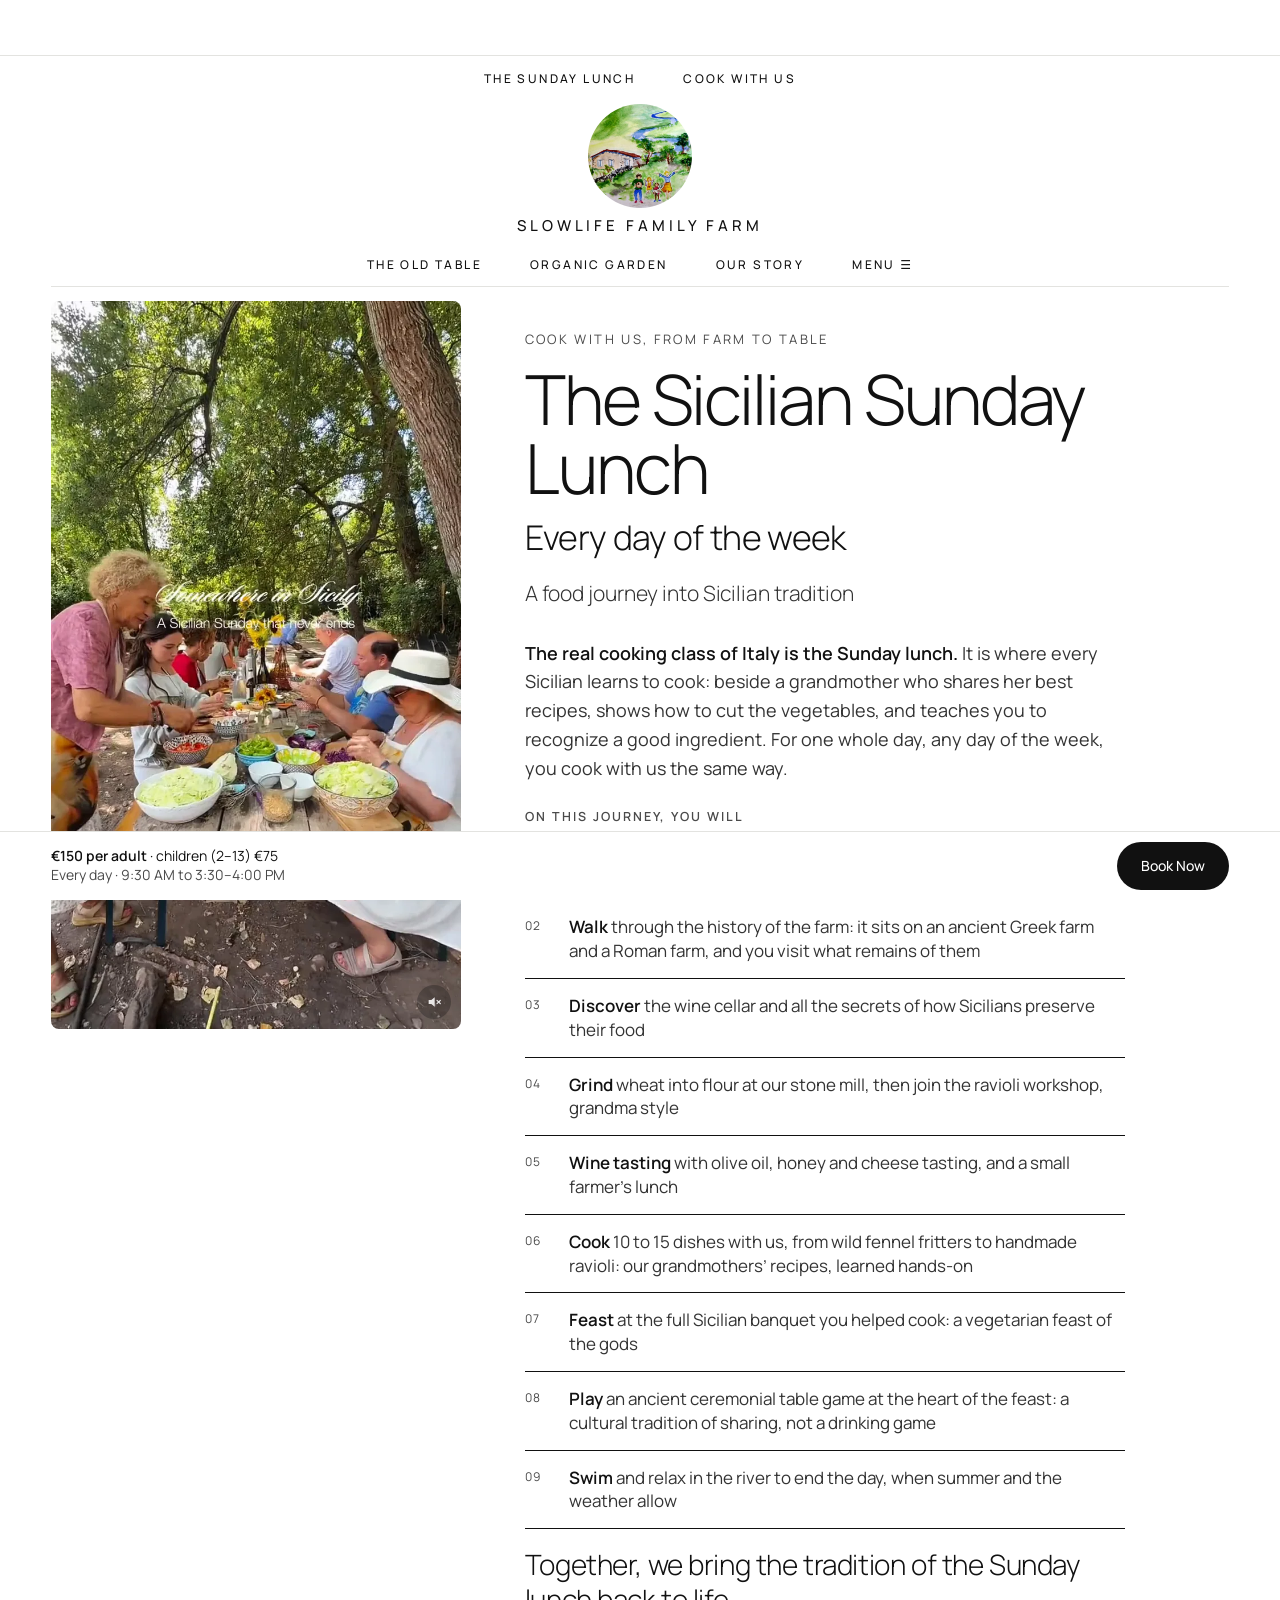
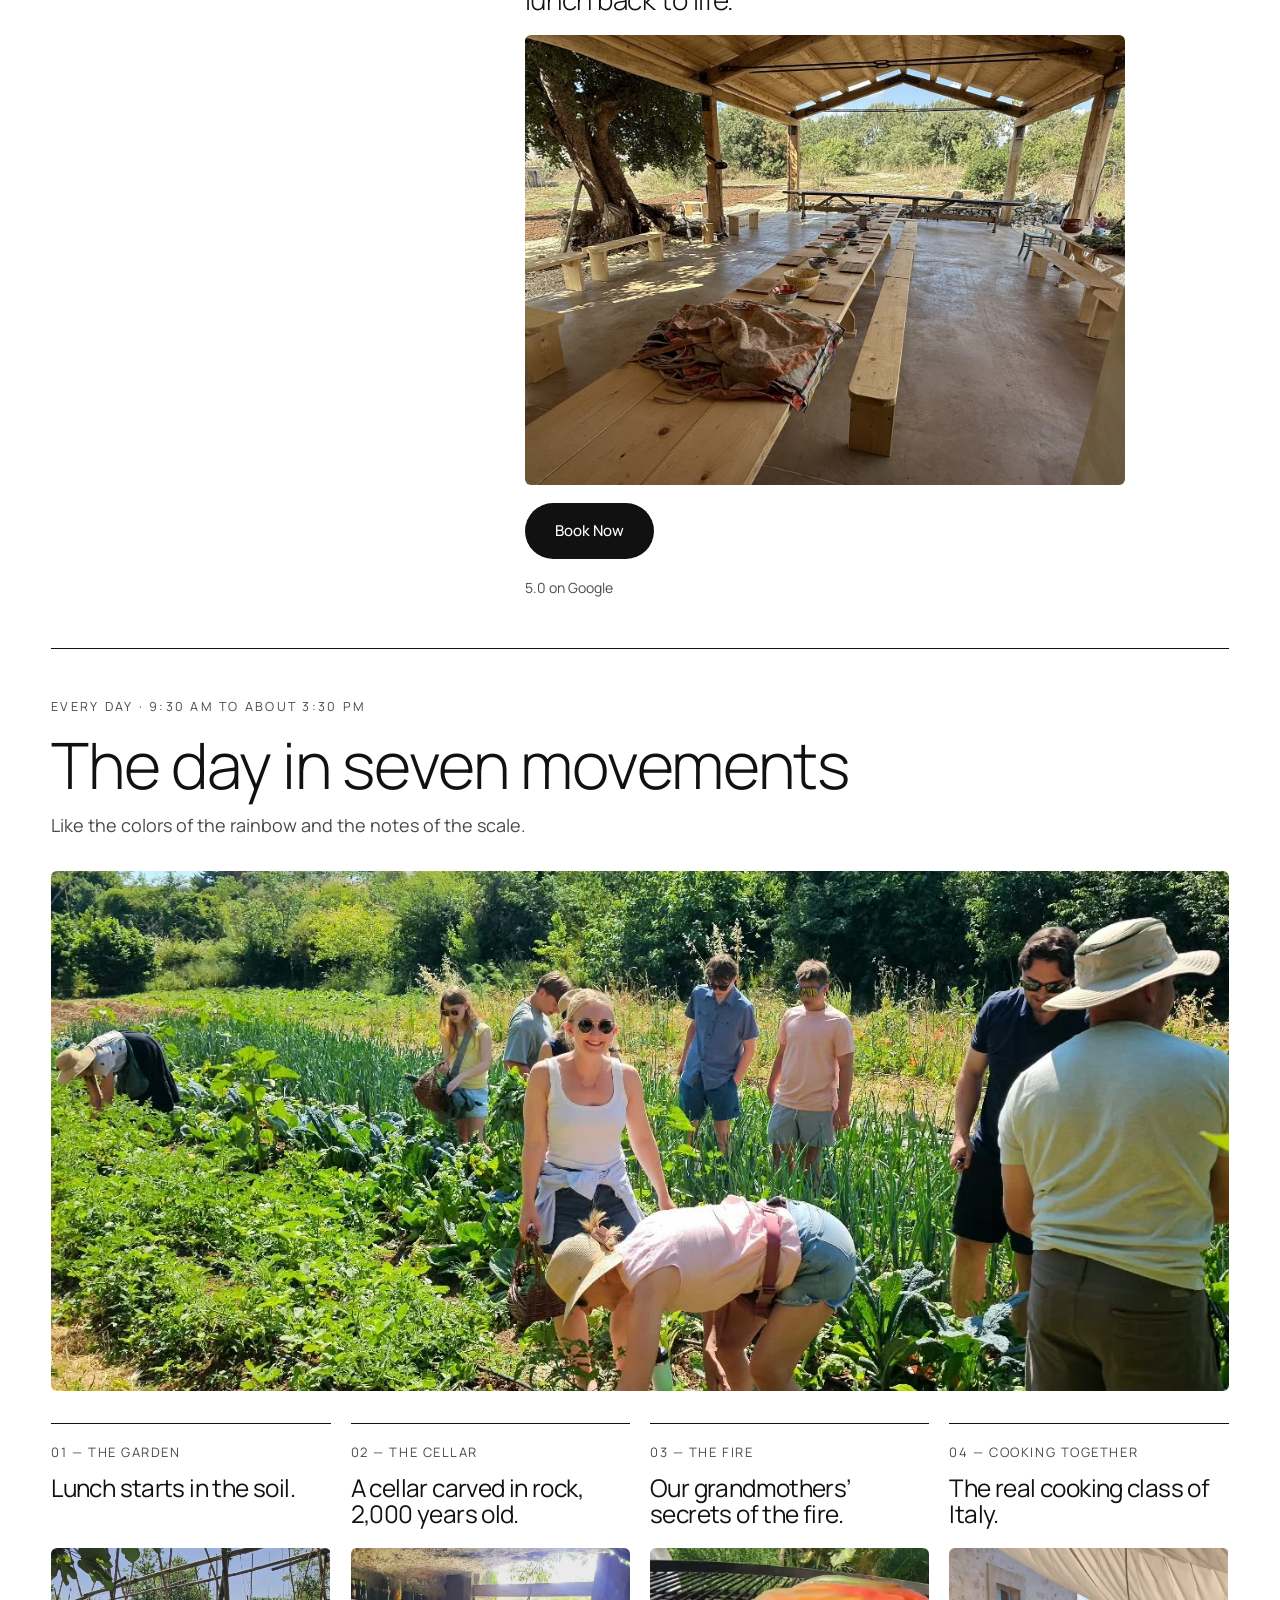
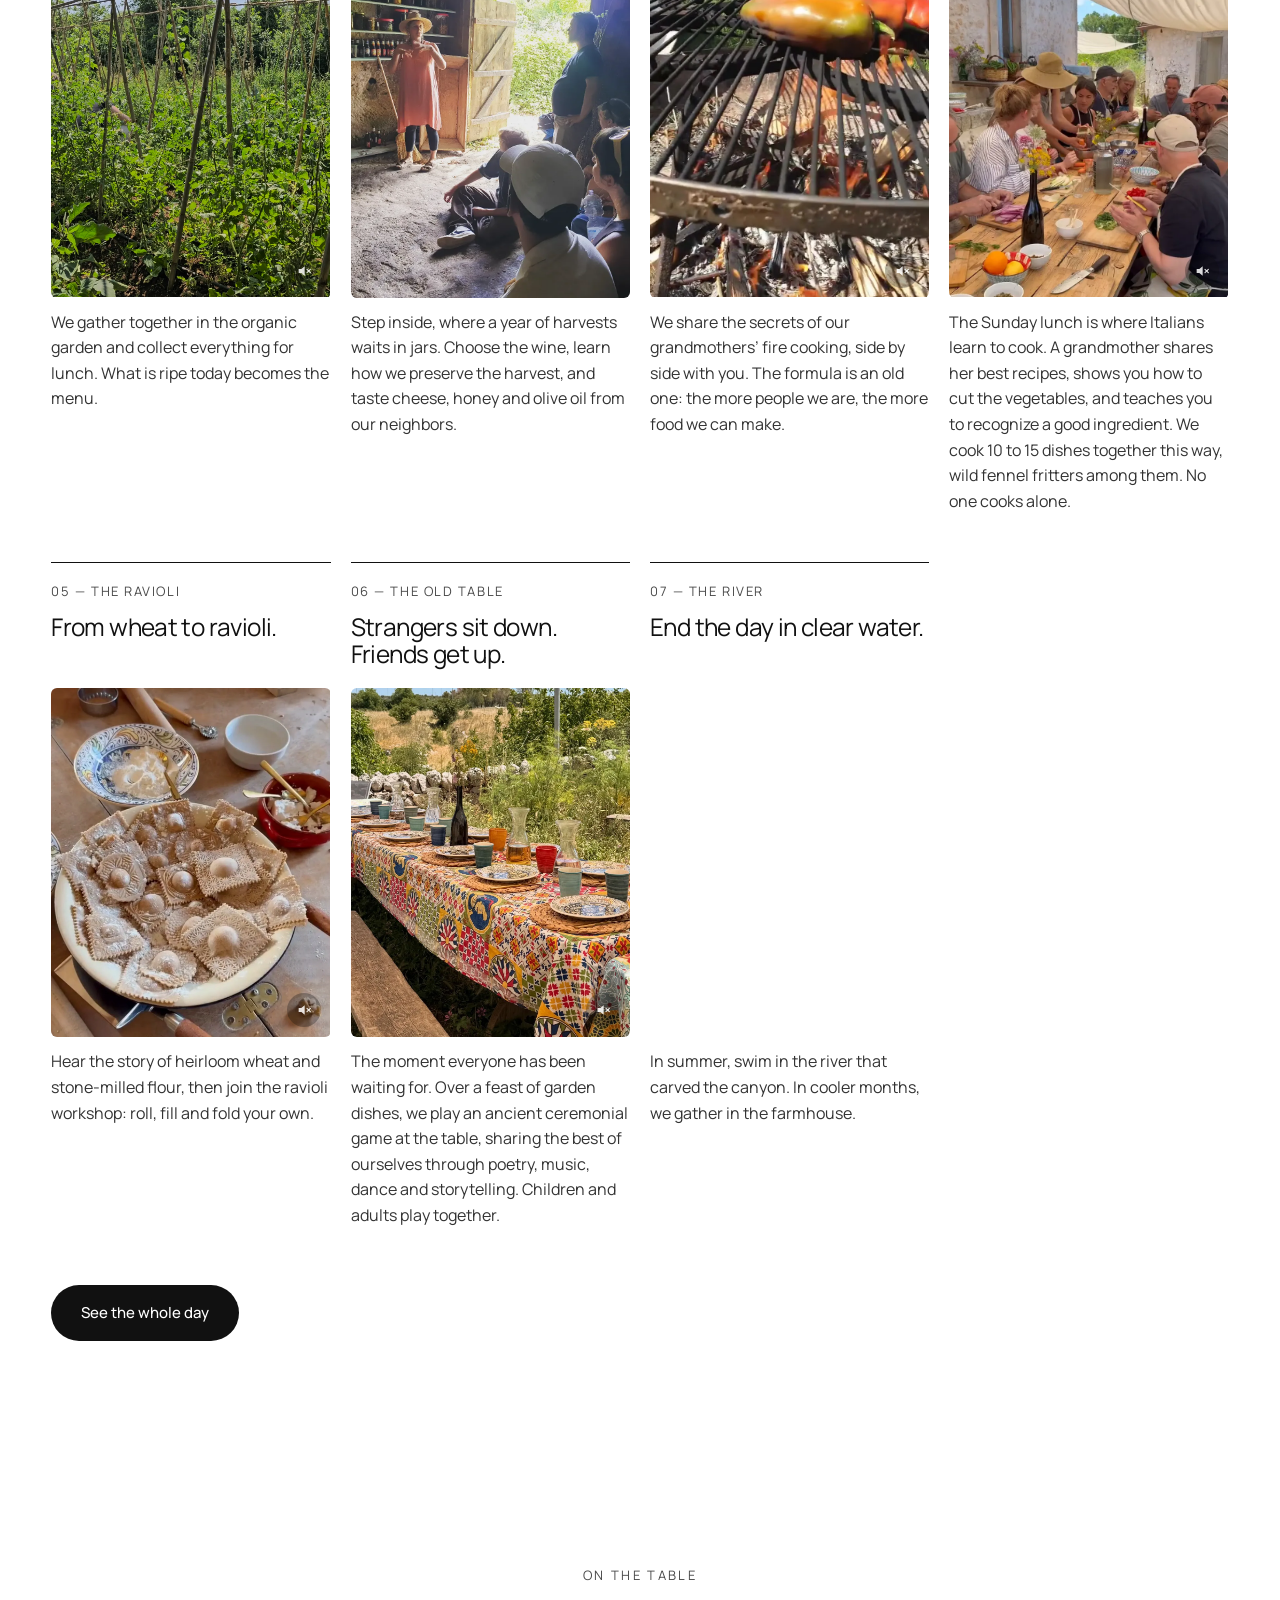
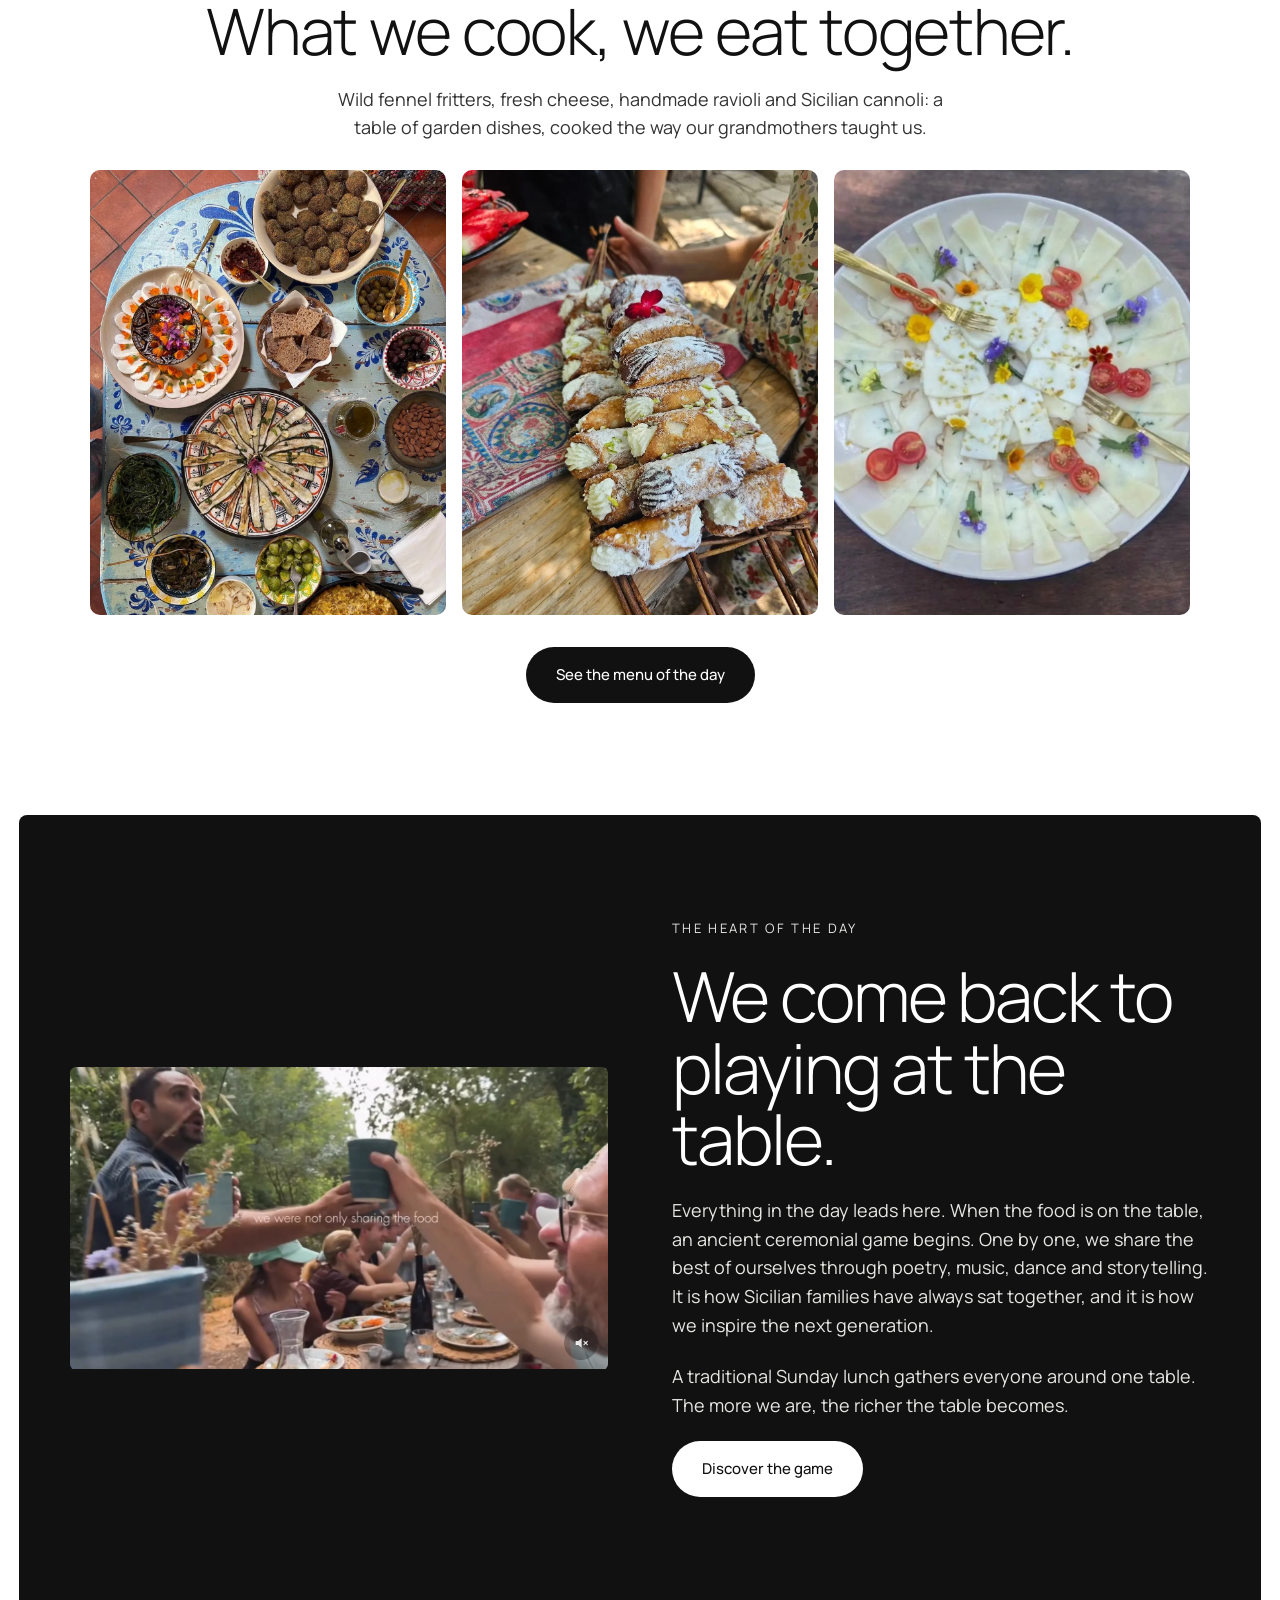
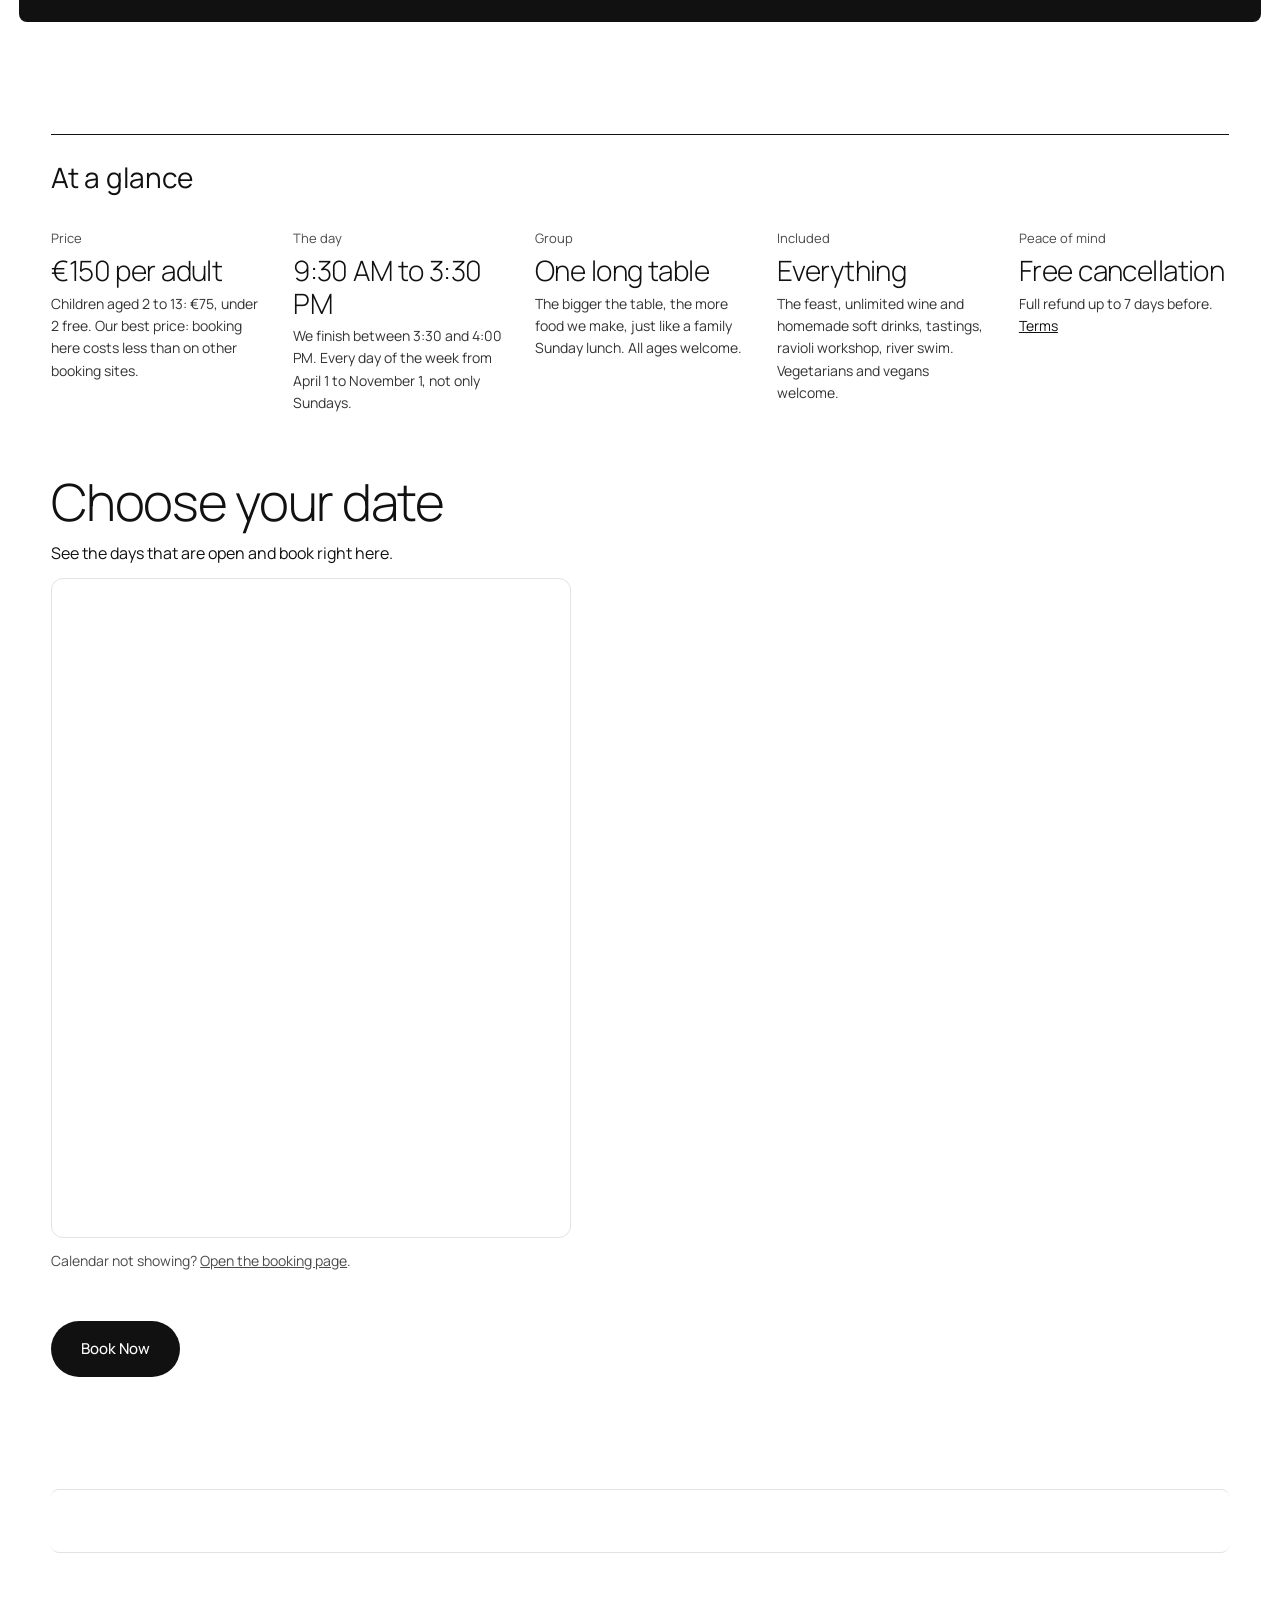
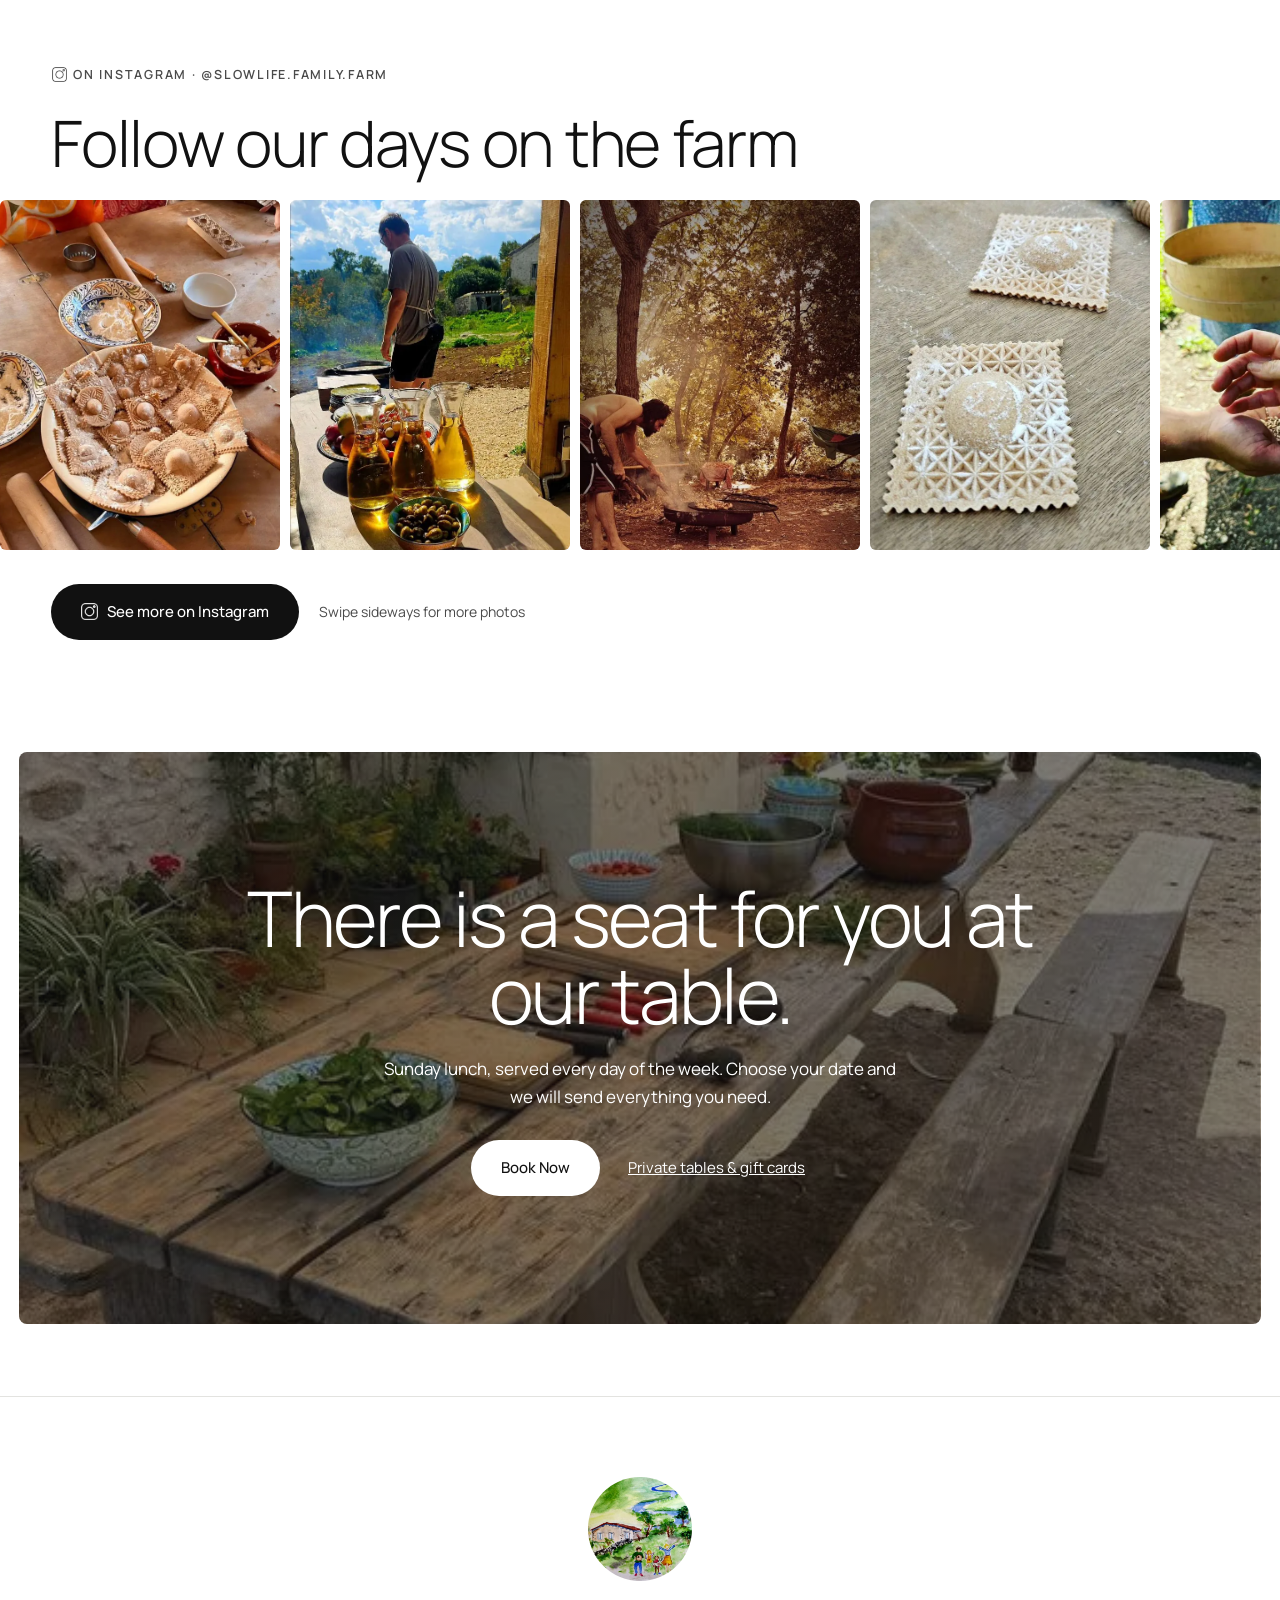
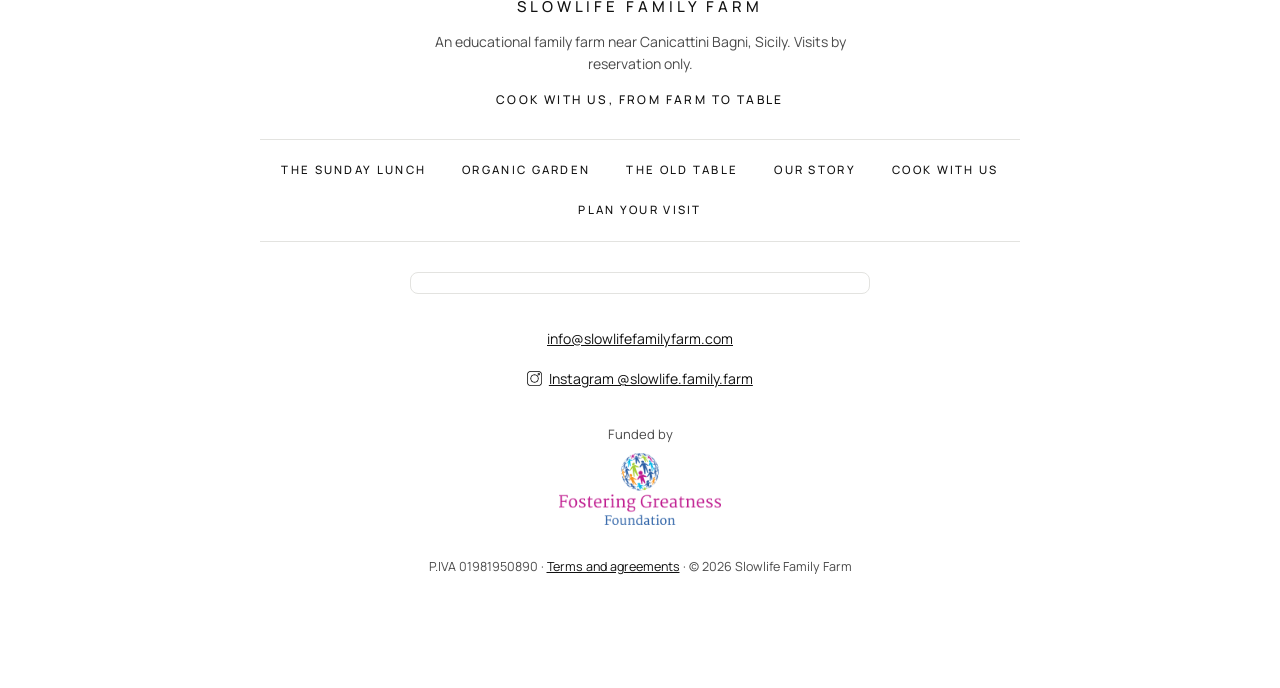
<file: index.html>
<!doctype html>
<html lang="en">
<head>
<meta charset="utf-8">
<meta name="viewport" content="width=device-width, initial-scale=1, viewport-fit=cover">
<title>Sicily Cooking Class &amp; Farm Lunch | Slowlife Family Farm</title>
<meta name="description" content="Wine, cheese and olive oil tasting, pasta making and a farm-to-table Sicilian lunch near Canicattini Bagni: 25 minutes from Noto, 30 from Siracusa and Ortigia.">
<link rel="canonical" href="https://www.slowlifefamilyfarm.com/">
<meta property="og:type" content="website">
<meta property="og:site_name" content="Slowlife Family Farm">
<meta property="og:title" content="Sicily Cooking Class &amp; Farm Lunch | Slowlife Family Farm">
<meta property="og:description" content="Wine, cheese and olive oil tasting, pasta making and a farm-to-table Sicilian lunch near Canicattini Bagni: 25 minutes from Noto, 30 from Siracusa and Ortigia.">
<meta property="og:url" content="https://www.slowlifefamilyfarm.com/">
<meta property="og:image" content="https://www.slowlifefamilyfarm.com/assets/img/hero-pumpkins.jpg">
<meta name="twitter:card" content="summary_large_image">
<link rel="icon" href="favicon.ico" sizes="any">
<link rel="icon" type="image/png" sizes="32x32" href="assets/img/icon-32.png">
<link rel="apple-touch-icon" href="assets/img/apple-touch-icon.png">
<link rel="manifest" href="site.webmanifest">
<meta name="theme-color" content="#2a4d4c">
<link rel="preconnect" href="https://fonts.googleapis.com">
<link rel="preconnect" href="https://fonts.gstatic.com" crossorigin>
<link rel="stylesheet" href="https://fonts.googleapis.com/css2?family=Manrope:wght@300;400;500;600&display=swap">
<link rel="preload" as="image" href="assets/img/poster-hero-film.webp">
<link rel="stylesheet" href="assets/css/site.css?v=227">
<script type="application/ld+json">[{"@context": "https://schema.org", "@type": ["TouristAttraction", "LocalBusiness"], "name": "Slowlife Family Farm", "description": "A food journey into Sicilian tradition: the Sicilian Sunday lunch, every day of the week, on a family farm near Canicattini Bagni.", "url": "https://www.slowlifefamilyfarm.com/", "image": "https://www.slowlifefamilyfarm.com/assets/img/hero-pumpkins.jpg", "email": "info@slowlifefamilyfarm.com", "priceRange": "€150 per adult, €75 per child aged 2 to 13", "address": {"@type": "PostalAddress", "addressLocality": "Canicattini Bagni", "addressRegion": "Sicily", "addressCountry": "IT"}, "openingHours": "Mo-Su 09:30-16:00", "sameAs": ["https://www.instagram.com/slowlife.family.farm/"]}]</script>
</head>
<body>
<a class="skip" href="#main">Skip to content</a>
<header id="top">
<div class="top-rating reviews-widget" aria-label="Our Google rating"><script defer async src="https://cdn.trustindex.io/loader.js?8eaac9485c7c974f0126f22058c"></script></div>
<div class="topbar">
<nav class="nav nav-top" aria-label="Main">
<a href="the-sunday-lunch.html">The Sunday Lunch</a>
<a href="cook-with-us.html">Cook With Us</a>
</nav>
<div class="brand-row">
<a class="brand" href="#top"><img src="assets/img/logo.jpg" alt="" width="76" height="76"><span>Slowlife Family Farm</span></a>
</div>
<nav class="nav nav-low" aria-label="More">
<a href="the-old-table.html">The Old Table</a>
<a href="organic-garden.html"><span class="nav-org">Organic </span>Garden</a>
<a href="our-story.html">Our Story</a>
<button type="button" data-menu-button aria-expanded="false" aria-controls="menu">Menu &#9776;</button>
</nav>
<div class="menu" id="menu" hidden>
<a href="the-sunday-lunch.html#menu-of-the-day">Menu of the Day</a>
<a href="plan-your-visit.html">Plan Your Visit</a>
<a href="plan-your-visit.html#faq">FAQ</a>
<a href="plan-your-visit.html#contact">Contact Us</a>
</div>
</div>
<div class="hero-film">
<div class="clip-sound hero-clip"><video data-clip src="assets/video/hero-film.mp4" poster="assets/img/poster-hero-film.webp" autoplay muted loop playsinline preload="auto" aria-label="Our film: a Sunday lunch at Slowlife Family Farm, from the garden to the long table"></video><button type="button" class="sound-icon" data-sound-toggle aria-label="Play the film with sound"><svg viewBox="0 0 24 24" width="20" height="20" aria-hidden="true"><path d="M4 9v6h4l5 4V5L8 9H4z" fill="currentColor"/><path class="waves" d="M16 8.5a5 5 0 0 1 0 7M18.5 6a8.5 8.5 0 0 1 0 12" fill="none" stroke="currentColor" stroke-width="1.8" stroke-linecap="round"/><path class="cross" d="M16.5 9.5l5 5M21.5 9.5l-5 5" fill="none" stroke="currentColor" stroke-width="1.8" stroke-linecap="round"/></svg></button></div>
</div>
<div class="hero-text">
<div class="title">
<div class="eyebrow">Cook with us, from farm to table</div>
<h1 class="h-xl">The Sicilian Sunday Lunch</h1>
<p class="hero-every">Every day of the week</p>
<p class="hero-sub">A food journey into Sicilian tradition</p>
</div>
<div class="pitch">
<p class="lead"><strong>The real cooking class of Italy is the Sunday lunch.</strong> It is where every Sicilian learns to cook: beside a grandmother who shares her best recipes, shows how to cut the vegetables, and teaches you to recognize a good ingredient. For one whole day, any day of the week, you cook with us the same way.</p>
<div class="journey-label">On this journey, you will</div>
<ol class="journey">
<li><span>Pick</span> your own vegetables in our organic garden</li>
<li><span>Walk</span> through the history of the farm: it sits on an ancient Greek farm and a Roman farm, and you visit what remains of them</li>
<li><span>Discover</span> the wine cellar and all the secrets of how Sicilians preserve their food</li>
<li><span>Grind</span> wheat into flour at our stone mill, then join the ravioli workshop, grandma style</li>
<li><span>Wine tasting</span> with olive oil, honey and cheese tasting, and a small farmer's lunch</li>
<li><span>Cook</span> 10 to 15 dishes with us, from wild fennel fritters to handmade ravioli: our grandmothers’ recipes, learned hands-on</li>
<li><span>Feast</span> at the full Sicilian banquet you helped cook: a vegetarian feast of the gods</li>
<li><span>Play</span> an ancient ceremonial table game at the heart of the feast: a cultural tradition of sharing, not a drinking game</li>
<li><span>Swim</span> and relax in the river to end the day, when summer and the weather allow</li>
</ol>
<p class="journey-close">Together, we bring the tradition of the Sunday lunch back to life.</p>
<img class="photo journey-photo" src="assets/img/long-table-pavilion.webp" alt="The long table set under the wooden pavilion, with the countryside beyond" loading="lazy">
<a class="btn" href="https://assets.ticketinghub.com/checkout/index-d476ba27d4782b9144b124b1d1b2266afed1c59c.html#options=%7B%22context%22%3A%22customer%22%2C%22layout%22%3A%22mobile%22%2C%22landing%22%3A%22calendar%22%2C%22color%22%3A%22%232a4d4c%22%2C%22footer%22%3Atrue%2C%22discounts%22%3Atrue%2C%22subscribe%22%3Atrue%2C%22avs%22%3Afalse%2C%22free%22%3Afalse%2C%22referral-code-param-name%22%3A%22th-reseller-ref%22%2C%22coupon-param-name%22%3A%22th-coupon%22%2C%22fields%22%3A%22name%2Cemail%2Ctelephone%22%2C%22extras-right-after-tickets%22%3Afalse%2C%22ga-enable-debug-mode%22%3Afalse%2C%22fb-pixel-track-purchases%22%3Atrue%2C%22ga-track-purchases%22%3Atrue%2C%22ga-track-pageviews%22%3Atrue%2C%22gift-cards%22%3Atrue%2C%22show-product-description%22%3Afalse%2C%22combination-discounts%22%3Atrue%2C%22show-product-logo%22%3Afalse%2C%22events-show-product-description%22%3Afalse%2C%22display-currency-as-symbol%22%3Afalse%2C%22extra-tickets%22%3Afalse%2C%22queueit%22%3Afalse%2C%22read-only-api%22%3Afalse%2C%22hide-option-prices%22%3Afalse%2C%22event-period%22%3A%227%22%2C%22events-view-mode%22%3A%22multi-day%22%2C%22collect-voucher-recipient-info%22%3Atrue%2C%22button-label%22%3A%22BOOK%20NOW%22%2C%22social-sharing%22%3Afalse%2C%22book-more%22%3Afalse%2C%22book-more-if-tickets-limit-reached%22%3Afalse%2C%22channel%22%3A%22b01bad70-8140-4362-9f7a-c4127d3bfd86%22%2C%22name%22%3A%22From%20Gardent%20to%20Table%22%2C%22products_enabled%22%3Atrue%2C%22products%22%3A%224c8516e8-7212-4cbf-bc1c-99860af0f1f4%22%2C%22referrer%22%3A%22https%3A%2F%2Fslowlifefamilyfarm.com%2F%22%2C%22widget%22%3A%226186dd7d-ba5c-4924-8d01-0d116569f255%22%2C%22referral-code%22%3Anull%2C%22origin%22%3A%22https%3A%2F%2Fslowlifefamilyfarm.com%22%2C%22parentWidth%22%3A360%7D" target="_blank" rel="noopener">Book Now</a>
<div class="rating-line">5.0 on Google</div>
</div>
</div>
<div class="reviews-widget reviews-full" aria-label="Our Google reviews"><script defer async src="https://cdn.trustindex.io/loader.js?bd288da85d37973eb2764b27e59"></script></div>
</header>

<main id="main">
<section id="day" class="section flush-top day">
<div class="day-head">
<div class="eyebrow">Every day · 9:30 AM to about 3:30 PM</div>
<h2 class="h-lg">The day in seven movements</h2>
<p class="day-sub">Like the colors of the rainbow and the notes of the scale.</p>
</div>
<img class="photo day-photo" src="assets/img/garden-harvest.webp" alt="Guests picking vegetables together along the garden rows on a sunny morning" loading="lazy" width="1350" height="754">
<p class="swipe-hint" aria-hidden="true">Swipe <span>&rarr;</span></p>
<div class="chapters">
<article class="chapter">
<div class="num">01 — The Garden</div>
<h3>Lunch starts in the soil.</h3>
<div class="clip-sound"><video data-clip src="assets/video/garden-rows.mp4?v=2" poster="assets/img/poster-garden-rows.webp?v=2" muted loop playsinline preload="none" aria-label="The vegetable rows and bamboo canes of the garden on a sunny morning"></video><button type="button" class="sound-icon" data-sound-toggle aria-label="Sound on or off"><svg viewBox="0 0 24 24" width="20" height="20" aria-hidden="true"><path d="M4 9v6h4l5 4V5L8 9H4z" fill="currentColor"/><path class="waves" d="M16 8.5a5 5 0 0 1 0 7M18.5 6a8.5 8.5 0 0 1 0 12" fill="none" stroke="currentColor" stroke-width="1.8" stroke-linecap="round"/><path class="cross" d="M16.5 9.5l5 5M21.5 9.5l-5 5" fill="none" stroke="currentColor" stroke-width="1.8" stroke-linecap="round"/></svg></button></div>
<p>We gather together in the organic garden and collect everything for lunch. What is ripe today becomes the menu.</p>
</article>
<article class="chapter">
<div class="num">02 — The Cellar</div>
<h3>A cellar carved in rock, 2,000 years old.</h3>
<img src="assets/img/cellar-lesson.webp" alt="Jessie in the rock cellar, telling guests how the harvest is preserved, with jars on the shelves behind her" loading="lazy">
<p>Step inside, where a year of harvests waits in jars. Choose the wine, learn how we preserve the harvest, and taste cheese, honey and olive oil from our neighbors.</p>
</article>
<article class="chapter">
<div class="num">03 — The Fire</div>
<h3>Our grandmothers’ secrets of the fire.</h3>
<div class="clip-sound"><video data-clip src="assets/video/fire.mp4?v=2" poster="assets/img/poster-fire.webp" muted loop playsinline preload="none" aria-label="Peppers roasting on the grill over an open wood fire"></video><button type="button" class="sound-icon" data-sound-toggle aria-label="Sound on or off"><svg viewBox="0 0 24 24" width="20" height="20" aria-hidden="true"><path d="M4 9v6h4l5 4V5L8 9H4z" fill="currentColor"/><path class="waves" d="M16 8.5a5 5 0 0 1 0 7M18.5 6a8.5 8.5 0 0 1 0 12" fill="none" stroke="currentColor" stroke-width="1.8" stroke-linecap="round"/><path class="cross" d="M16.5 9.5l5 5M21.5 9.5l-5 5" fill="none" stroke="currentColor" stroke-width="1.8" stroke-linecap="round"/></svg></button></div>
<p>We share the secrets of our grandmothers’ fire cooking, side by side with you. The formula is an old one: the more people we are, the more food we can make.</p>
</article>
<article class="chapter">
<div class="num">04 — Cooking Together</div>
<h3>The real cooking class of Italy.</h3>
<div class="clip-sound"><video data-clip src="assets/video/cooking-together.mp4" poster="assets/img/poster-cooking.webp" muted loop playsinline preload="none" aria-label="Guests preparing food together at the long table under the canopy"></video><button type="button" class="sound-icon" data-sound-toggle aria-label="Sound on or off"><svg viewBox="0 0 24 24" width="20" height="20" aria-hidden="true"><path d="M4 9v6h4l5 4V5L8 9H4z" fill="currentColor"/><path class="waves" d="M16 8.5a5 5 0 0 1 0 7M18.5 6a8.5 8.5 0 0 1 0 12" fill="none" stroke="currentColor" stroke-width="1.8" stroke-linecap="round"/><path class="cross" d="M16.5 9.5l5 5M21.5 9.5l-5 5" fill="none" stroke="currentColor" stroke-width="1.8" stroke-linecap="round"/></svg></button></div>
<p>The Sunday lunch is where Italians learn to cook. A grandmother shares her best recipes, shows you how to cut the vegetables, and teaches you to recognize a good ingredient. We cook 10 to 15 dishes together this way, wild fennel fritters among them. No one cooks alone.</p>
</article>
<article class="chapter">
<div class="num">05 — The Ravioli</div>
<h3>From wheat to ravioli.</h3>
<div class="clip-sound"><video data-clip src="assets/video/wheat-to-ravioli.mp4?v=2" poster="assets/img/poster-wheat-to-ravioli.webp?v=2" muted loop playsinline preload="none" aria-label="From sifting the wheat to a plate of hand-stamped ravioli"></video><button type="button" class="sound-icon" data-sound-toggle aria-label="Sound on or off"><svg viewBox="0 0 24 24" width="20" height="20" aria-hidden="true"><path d="M4 9v6h4l5 4V5L8 9H4z" fill="currentColor"/><path class="waves" d="M16 8.5a5 5 0 0 1 0 7M18.5 6a8.5 8.5 0 0 1 0 12" fill="none" stroke="currentColor" stroke-width="1.8" stroke-linecap="round"/><path class="cross" d="M16.5 9.5l5 5M21.5 9.5l-5 5" fill="none" stroke="currentColor" stroke-width="1.8" stroke-linecap="round"/></svg></button></div>
<p>Hear the story of heirloom wheat and stone-milled flour, then join the ravioli workshop: roll, fill and fold your own.</p>
</article>
<article class="chapter">
<div class="num">06 — The Old Table</div>
<h3>Strangers sit down. Friends get up.</h3>
<div class="clip-sound"><video data-clip src="assets/video/old-table.mp4?v=2" poster="assets/img/old-table.webp" muted loop playsinline preload="none" aria-label="A guest sharing words at the long table"></video><button type="button" class="sound-icon" data-sound-toggle aria-label="Sound on or off"><svg viewBox="0 0 24 24" width="20" height="20" aria-hidden="true"><path d="M4 9v6h4l5 4V5L8 9H4z" fill="currentColor"/><path class="waves" d="M16 8.5a5 5 0 0 1 0 7M18.5 6a8.5 8.5 0 0 1 0 12" fill="none" stroke="currentColor" stroke-width="1.8" stroke-linecap="round"/><path class="cross" d="M16.5 9.5l5 5M21.5 9.5l-5 5" fill="none" stroke="currentColor" stroke-width="1.8" stroke-linecap="round"/></svg></button></div>
<p>The moment everyone has been waiting for. Over a feast of garden dishes, we play an ancient ceremonial game at the table, sharing the best of ourselves through poetry, music, dance and storytelling. Children and adults play together.</p>
</article>
<article class="chapter">
<div class="num">07 — The River</div>
<h3>End the day in clear water.</h3>
<div class="yt has-bg vm-clean" data-vimeo="1250814848" style="--ratio: 4 / 5" role="img" aria-label="Film: swimming in the clear river pools of the canyon"><iframe class="yt-bg" src="https://player.vimeo.com/video/1250814848?background=1&amp;autoplay=1&amp;loop=1&amp;muted=1&amp;controls=0&amp;title=0&amp;byline=0&amp;portrait=0&amp;playsinline=1&amp;dnt=1" allow="autoplay; fullscreen; picture-in-picture" loading="lazy" tabindex="-1" aria-hidden="true" title=""></iframe><button type="button" class="sound-icon" data-vm-sound aria-label="Sound on or off"><svg viewBox="0 0 24 24" width="20" height="20" aria-hidden="true"><path d="M4 9v6h4l5 4V5L8 9H4z" fill="currentColor"/><path class="waves" d="M16 8.5a5 5 0 0 1 0 7M18.5 6a8.5 8.5 0 0 1 0 12" fill="none" stroke="currentColor" stroke-width="1.8" stroke-linecap="round"/><path class="cross" d="M16.5 9.5l5 5M21.5 9.5l-5 5" fill="none" stroke="currentColor" stroke-width="1.8" stroke-linecap="round"/></svg></button></div>
<p>In summer, swim in the river that carved the canyon. In cooler months, we gather in the farmhouse.</p>
</article>
</div>
<a class="btn day-more" href="the-sunday-lunch.html">See the whole day</a>
</section>

<section id="on-the-table" class="section food-band">
<div class="eyebrow">On the table</div>
<h2 class="h-lg">What we cook, we eat together.</h2>
<p class="lead">Wild fennel fritters, fresh cheese, handmade ravioli and Sicilian cannoli: a table of garden dishes, cooked the way our grandmothers taught us.</p>
<div class="food-band-grid"><img src="assets/img/food-blue-table.webp" alt="A feast of garden dishes on a painted blue table: fritters, fresh cheese with edible flowers, bread, olives and almonds" loading="lazy"><img src="assets/img/food-cannoli-stack.webp" alt="Sicilian cannoli filled with sweet ricotta and dusted with sugar" loading="lazy"><img src="assets/img/food-cheese-flowers.webp" alt="A plate of sliced cheeses with cherry tomatoes and edible flowers" loading="lazy"></div>
<a class="btn" href="the-sunday-lunch.html#menu-of-the-day">See the menu of the day</a>
</section>

<section id="game" class="game">
<div class="clip-sound game-clip"><video data-clip src="assets/video/toast.mp4" poster="assets/img/poster-toast.webp" muted loop playsinline preload="none" aria-label="Carlo and the guests sharing a moment together across the long table"></video><button type="button" class="sound-icon" data-sound-toggle aria-label="Sound on or off"><svg viewBox="0 0 24 24" width="20" height="20" aria-hidden="true"><path d="M4 9v6h4l5 4V5L8 9H4z" fill="currentColor"/><path class="waves" d="M16 8.5a5 5 0 0 1 0 7M18.5 6a8.5 8.5 0 0 1 0 12" fill="none" stroke="currentColor" stroke-width="1.8" stroke-linecap="round"/><path class="cross" d="M16.5 9.5l5 5M21.5 9.5l-5 5" fill="none" stroke="currentColor" stroke-width="1.8" stroke-linecap="round"/></svg></button></div>
<div class="eyebrow">The heart of the day</div>
<h2>We come back to playing at the table.</h2>
<p>Everything in the day leads here. When the food is on the table, an ancient ceremonial game begins. One by one, we share the best of ourselves through poetry, music, dance and storytelling. It is how Sicilian families have always sat together, and it is how we inspire the next generation.</p>
<p>A traditional Sunday lunch gathers everyone around one table. The more we are, the richer the table becomes.</p>
<a class="btn light" href="the-old-table.html">Discover the game</a>
</section>

<section id="price" class="section price">
<h2 class="h-rule">At a glance</h2>
<div class="facts">
<div class="fact"><div class="k">Price</div><div class="v">€150 per adult</div><div class="d">Children aged 2 to 13: €75, under 2 free. Our best price: booking here costs less than on other booking sites.</div></div>
<div class="fact"><div class="k">The day</div><div class="v">9:30 AM to 3:30 PM</div><div class="d">We finish between 3:30 and 4:00 PM. Every day of the week from April 1 to November 1, not only Sundays.</div></div>
<div class="fact"><div class="k">Group</div><div class="v">One long table</div><div class="d">The bigger the table, the more food we make, just like a family Sunday lunch. All ages welcome.</div></div>
<div class="fact"><div class="k">Included</div><div class="v">Everything</div><div class="d">The feast, unlimited wine and homemade soft drinks, tastings, ravioli workshop, river swim. Vegetarians and vegans welcome.</div></div>
<div class="fact"><div class="k">Peace of mind</div><div class="v">Free cancellation</div><div class="d">Full refund up to 7 days before. <a href="terms.html">Terms</a></div></div>
</div>
<div class="calendar" id="calendar">
<h3 class="h-md">Choose your date</h3>
<p>See the days that are open and book right here.</p>
<iframe class="calendar-frame" src="https://assets.ticketinghub.com/checkout/index-d476ba27d4782b9144b124b1d1b2266afed1c59c.html#options=%7B%22context%22%3A%22customer%22%2C%22layout%22%3A%22mobile%22%2C%22landing%22%3A%22calendar%22%2C%22color%22%3A%22%232a4d4c%22%2C%22footer%22%3Atrue%2C%22discounts%22%3Atrue%2C%22subscribe%22%3Atrue%2C%22avs%22%3Afalse%2C%22free%22%3Afalse%2C%22referral-code-param-name%22%3A%22th-reseller-ref%22%2C%22coupon-param-name%22%3A%22th-coupon%22%2C%22fields%22%3A%22name%2Cemail%2Ctelephone%22%2C%22extras-right-after-tickets%22%3Afalse%2C%22ga-enable-debug-mode%22%3Afalse%2C%22fb-pixel-track-purchases%22%3Atrue%2C%22ga-track-purchases%22%3Atrue%2C%22ga-track-pageviews%22%3Atrue%2C%22gift-cards%22%3Atrue%2C%22show-product-description%22%3Afalse%2C%22combination-discounts%22%3Atrue%2C%22show-product-logo%22%3Afalse%2C%22events-show-product-description%22%3Afalse%2C%22display-currency-as-symbol%22%3Afalse%2C%22extra-tickets%22%3Afalse%2C%22queueit%22%3Afalse%2C%22read-only-api%22%3Afalse%2C%22hide-option-prices%22%3Afalse%2C%22event-period%22%3A%227%22%2C%22events-view-mode%22%3A%22multi-day%22%2C%22collect-voucher-recipient-info%22%3Atrue%2C%22button-label%22%3A%22BOOK%20NOW%22%2C%22social-sharing%22%3Afalse%2C%22book-more%22%3Afalse%2C%22book-more-if-tickets-limit-reached%22%3Afalse%2C%22channel%22%3A%22b01bad70-8140-4362-9f7a-c4127d3bfd86%22%2C%22name%22%3A%22From%20Gardent%20to%20Table%22%2C%22products_enabled%22%3Atrue%2C%22products%22%3A%224c8516e8-7212-4cbf-bc1c-99860af0f1f4%22%2C%22referrer%22%3A%22https%3A%2F%2Fslowlifefamilyfarm.com%2F%22%2C%22widget%22%3A%226186dd7d-ba5c-4924-8d01-0d116569f255%22%2C%22referral-code%22%3Anull%2C%22origin%22%3A%22https%3A%2F%2Fslowlifefamilyfarm.com%22%2C%22parentWidth%22%3A360%7D" title="Calendar of available dates and booking" loading="lazy" allow="payment"></iframe>
<p class="calendar-help">Calendar not showing? <a href="https://assets.ticketinghub.com/checkout/index-d476ba27d4782b9144b124b1d1b2266afed1c59c.html#options=%7B%22context%22%3A%22customer%22%2C%22layout%22%3A%22mobile%22%2C%22landing%22%3A%22calendar%22%2C%22color%22%3A%22%232a4d4c%22%2C%22footer%22%3Atrue%2C%22discounts%22%3Atrue%2C%22subscribe%22%3Atrue%2C%22avs%22%3Afalse%2C%22free%22%3Afalse%2C%22referral-code-param-name%22%3A%22th-reseller-ref%22%2C%22coupon-param-name%22%3A%22th-coupon%22%2C%22fields%22%3A%22name%2Cemail%2Ctelephone%22%2C%22extras-right-after-tickets%22%3Afalse%2C%22ga-enable-debug-mode%22%3Afalse%2C%22fb-pixel-track-purchases%22%3Atrue%2C%22ga-track-purchases%22%3Atrue%2C%22ga-track-pageviews%22%3Atrue%2C%22gift-cards%22%3Atrue%2C%22show-product-description%22%3Afalse%2C%22combination-discounts%22%3Atrue%2C%22show-product-logo%22%3Afalse%2C%22events-show-product-description%22%3Afalse%2C%22display-currency-as-symbol%22%3Afalse%2C%22extra-tickets%22%3Afalse%2C%22queueit%22%3Afalse%2C%22read-only-api%22%3Afalse%2C%22hide-option-prices%22%3Afalse%2C%22event-period%22%3A%227%22%2C%22events-view-mode%22%3A%22multi-day%22%2C%22collect-voucher-recipient-info%22%3Atrue%2C%22button-label%22%3A%22BOOK%20NOW%22%2C%22social-sharing%22%3Afalse%2C%22book-more%22%3Afalse%2C%22book-more-if-tickets-limit-reached%22%3Afalse%2C%22channel%22%3A%22b01bad70-8140-4362-9f7a-c4127d3bfd86%22%2C%22name%22%3A%22From%20Gardent%20to%20Table%22%2C%22products_enabled%22%3Atrue%2C%22products%22%3A%224c8516e8-7212-4cbf-bc1c-99860af0f1f4%22%2C%22referrer%22%3A%22https%3A%2F%2Fslowlifefamilyfarm.com%2F%22%2C%22widget%22%3A%226186dd7d-ba5c-4924-8d01-0d116569f255%22%2C%22referral-code%22%3Anull%2C%22origin%22%3A%22https%3A%2F%2Fslowlifefamilyfarm.com%22%2C%22parentWidth%22%3A360%7D" target="_blank" rel="noopener">Open the booking page</a>.</p>
</div>
<a class="btn" href="https://assets.ticketinghub.com/checkout/index-d476ba27d4782b9144b124b1d1b2266afed1c59c.html#options=%7B%22context%22%3A%22customer%22%2C%22layout%22%3A%22mobile%22%2C%22landing%22%3A%22calendar%22%2C%22color%22%3A%22%232a4d4c%22%2C%22footer%22%3Atrue%2C%22discounts%22%3Atrue%2C%22subscribe%22%3Atrue%2C%22avs%22%3Afalse%2C%22free%22%3Afalse%2C%22referral-code-param-name%22%3A%22th-reseller-ref%22%2C%22coupon-param-name%22%3A%22th-coupon%22%2C%22fields%22%3A%22name%2Cemail%2Ctelephone%22%2C%22extras-right-after-tickets%22%3Afalse%2C%22ga-enable-debug-mode%22%3Afalse%2C%22fb-pixel-track-purchases%22%3Atrue%2C%22ga-track-purchases%22%3Atrue%2C%22ga-track-pageviews%22%3Atrue%2C%22gift-cards%22%3Atrue%2C%22show-product-description%22%3Afalse%2C%22combination-discounts%22%3Atrue%2C%22show-product-logo%22%3Afalse%2C%22events-show-product-description%22%3Afalse%2C%22display-currency-as-symbol%22%3Afalse%2C%22extra-tickets%22%3Afalse%2C%22queueit%22%3Afalse%2C%22read-only-api%22%3Afalse%2C%22hide-option-prices%22%3Afalse%2C%22event-period%22%3A%227%22%2C%22events-view-mode%22%3A%22multi-day%22%2C%22collect-voucher-recipient-info%22%3Atrue%2C%22button-label%22%3A%22BOOK%20NOW%22%2C%22social-sharing%22%3Afalse%2C%22book-more%22%3Afalse%2C%22book-more-if-tickets-limit-reached%22%3Afalse%2C%22channel%22%3A%22b01bad70-8140-4362-9f7a-c4127d3bfd86%22%2C%22name%22%3A%22From%20Gardent%20to%20Table%22%2C%22products_enabled%22%3Atrue%2C%22products%22%3A%224c8516e8-7212-4cbf-bc1c-99860af0f1f4%22%2C%22referrer%22%3A%22https%3A%2F%2Fslowlifefamilyfarm.com%2F%22%2C%22widget%22%3A%226186dd7d-ba5c-4924-8d01-0d116569f255%22%2C%22referral-code%22%3Anull%2C%22origin%22%3A%22https%3A%2F%2Fslowlifefamilyfarm.com%22%2C%22parentWidth%22%3A360%7D" target="_blank" rel="noopener">Book Now</a>
</section>

<div class="top-rating mid-rating reviews-widget" aria-label="Our Google rating"><script defer async src="https://cdn.trustindex.io/loader.js?8eaac9485c7c974f0126f22058c"></script></div>

<section id="gallery" class="section gallery">
<div class="eyebrow tight ig-line"><span class="ig" aria-hidden="true"></span>On Instagram · @slowlife.family.farm</div>
<h2 class="h-lg">Follow our days on the farm</h2>
<div class="swipe swipe-photos">
<img src="assets/img/instagram/01.webp" alt="A plate of hand-stamped ravioli among painted bowls of flour" loading="lazy">
<img src="assets/img/instagram/02.webp" alt="Carafes glowing in the sun, olives and fruit on the table, the fire smoking behind" loading="lazy">
<img src="assets/img/instagram/03.webp" alt="Tending the fire under the trees, smoke rising in the light" loading="lazy">
<img src="assets/img/instagram/04.webp" alt="Two ravioli stamped with a star pattern, dusted with flour" loading="lazy">
<img src="assets/img/instagram/05.webp" alt="Wheat passed from one hand to another" loading="lazy">
<img src="assets/img/instagram/06.webp" alt="Fresh flour ready for pasta making" loading="lazy">
<img src="assets/img/instagram/07.webp" alt="A handmade ravioli held in the palm like a sun" loading="lazy">
<img src="assets/img/instagram/08.webp" alt="The open fire under the grill" loading="lazy">
<img src="assets/img/instagram/09.webp" alt="Almonds, river stones and painted bowls on the old table" loading="lazy">
<img src="assets/img/instagram/10.webp" alt="Fresh mozzarella with basil" loading="lazy">
</div>
<div class="more"><a class="btn" href="https://www.instagram.com/slowlife.family.farm/" target="_blank" rel="noopener"><span class="ig" aria-hidden="true"></span>See more on Instagram</a><span>Swipe sideways for more photos</span></div>
</section>

<section id="reserve" class="closing" style="background-image: linear-gradient(rgba(17,17,17,.55), rgba(17,17,17,.55)), url(assets/img/instagram/14.webp); background-position: center; background-size: cover;">
<h2>There is a seat for you at our table.</h2>
<p>Sunday lunch, served every day of the week. Choose your date and we will send everything you need.</p>
<div class="actions">
<a class="btn light" href="https://assets.ticketinghub.com/checkout/index-d476ba27d4782b9144b124b1d1b2266afed1c59c.html#options=%7B%22context%22%3A%22customer%22%2C%22layout%22%3A%22mobile%22%2C%22landing%22%3A%22calendar%22%2C%22color%22%3A%22%232a4d4c%22%2C%22footer%22%3Atrue%2C%22discounts%22%3Atrue%2C%22subscribe%22%3Atrue%2C%22avs%22%3Afalse%2C%22free%22%3Afalse%2C%22referral-code-param-name%22%3A%22th-reseller-ref%22%2C%22coupon-param-name%22%3A%22th-coupon%22%2C%22fields%22%3A%22name%2Cemail%2Ctelephone%22%2C%22extras-right-after-tickets%22%3Afalse%2C%22ga-enable-debug-mode%22%3Afalse%2C%22fb-pixel-track-purchases%22%3Atrue%2C%22ga-track-purchases%22%3Atrue%2C%22ga-track-pageviews%22%3Atrue%2C%22gift-cards%22%3Atrue%2C%22show-product-description%22%3Afalse%2C%22combination-discounts%22%3Atrue%2C%22show-product-logo%22%3Afalse%2C%22events-show-product-description%22%3Afalse%2C%22display-currency-as-symbol%22%3Afalse%2C%22extra-tickets%22%3Afalse%2C%22queueit%22%3Afalse%2C%22read-only-api%22%3Afalse%2C%22hide-option-prices%22%3Afalse%2C%22event-period%22%3A%227%22%2C%22events-view-mode%22%3A%22multi-day%22%2C%22collect-voucher-recipient-info%22%3Atrue%2C%22button-label%22%3A%22BOOK%20NOW%22%2C%22social-sharing%22%3Afalse%2C%22book-more%22%3Afalse%2C%22book-more-if-tickets-limit-reached%22%3Afalse%2C%22channel%22%3A%22b01bad70-8140-4362-9f7a-c4127d3bfd86%22%2C%22name%22%3A%22From%20Gardent%20to%20Table%22%2C%22products_enabled%22%3Atrue%2C%22products%22%3A%224c8516e8-7212-4cbf-bc1c-99860af0f1f4%22%2C%22referrer%22%3A%22https%3A%2F%2Fslowlifefamilyfarm.com%2F%22%2C%22widget%22%3A%226186dd7d-ba5c-4924-8d01-0d116569f255%22%2C%22referral-code%22%3Anull%2C%22origin%22%3A%22https%3A%2F%2Fslowlifefamilyfarm.com%22%2C%22parentWidth%22%3A360%7D" target="_blank" rel="noopener">Book Now</a>
<a href="plan-your-visit.html#contact">Private tables &amp; gift cards</a>
</div>
</section>
</main>

<footer class="footer footer-c">
<img class="logo" src="assets/img/logo.jpg" alt="Slowlife Family Farm logo: a watercolor of the family, the farmhouse and the river" loading="lazy">
<div class="name">Slowlife Family Farm</div>
<p class="about">An educational family farm near Canicattini Bagni, Sicily. Visits by reservation only.</p>
<p class="footer-tag">Cook with us, from farm to table</p>
<nav class="footer-nav" aria-label="Footer">
<a href="the-sunday-lunch.html">The Sunday Lunch</a>
<a href="organic-garden.html">Organic Garden</a>
<a href="the-old-table.html">The Old Table</a>
<a href="our-story.html">Our Story</a>
<a href="cook-with-us.html">Cook With Us</a>
<a href="plan-your-visit.html">Plan Your Visit</a>
</nav>
<div class="reviews-widget reviews-badge" aria-label="Our Google rating"><script defer async src="https://cdn.trustindex.io/loader.js?bd288da85d37973eb2764b27e59"></script></div>
<div class="footer-contact">
<a href="mailto:info@slowlifefamilyfarm.com">info@slowlifefamilyfarm.com</a>
<a href="https://www.instagram.com/slowlife.family.farm/" target="_blank" rel="noopener" class="ig-foot"><span class="ig" aria-hidden="true"></span>Instagram @slowlife.family.farm</a>
</div>
<div class="funded"><span>Funded by</span><img src="assets/img/fostering-greatness.png" alt="Fostering Greatness Foundation" loading="lazy"></div>
<div class="legal">P.IVA 01981950890 · <a href="terms.html">Terms and agreements</a> · © 2026 Slowlife Family Farm</div>
</footer>

<div class="bookbar">
<div class="info"><strong>€150 per adult</strong> · children (2–13) €75<br><span>Every day · 9:30 AM to 3:30–4:00 PM</span></div>
<a class="btn" href="https://assets.ticketinghub.com/checkout/index-d476ba27d4782b9144b124b1d1b2266afed1c59c.html#options=%7B%22context%22%3A%22customer%22%2C%22layout%22%3A%22mobile%22%2C%22landing%22%3A%22calendar%22%2C%22color%22%3A%22%232a4d4c%22%2C%22footer%22%3Atrue%2C%22discounts%22%3Atrue%2C%22subscribe%22%3Atrue%2C%22avs%22%3Afalse%2C%22free%22%3Afalse%2C%22referral-code-param-name%22%3A%22th-reseller-ref%22%2C%22coupon-param-name%22%3A%22th-coupon%22%2C%22fields%22%3A%22name%2Cemail%2Ctelephone%22%2C%22extras-right-after-tickets%22%3Afalse%2C%22ga-enable-debug-mode%22%3Afalse%2C%22fb-pixel-track-purchases%22%3Atrue%2C%22ga-track-purchases%22%3Atrue%2C%22ga-track-pageviews%22%3Atrue%2C%22gift-cards%22%3Atrue%2C%22show-product-description%22%3Afalse%2C%22combination-discounts%22%3Atrue%2C%22show-product-logo%22%3Afalse%2C%22events-show-product-description%22%3Afalse%2C%22display-currency-as-symbol%22%3Afalse%2C%22extra-tickets%22%3Afalse%2C%22queueit%22%3Afalse%2C%22read-only-api%22%3Afalse%2C%22hide-option-prices%22%3Afalse%2C%22event-period%22%3A%227%22%2C%22events-view-mode%22%3A%22multi-day%22%2C%22collect-voucher-recipient-info%22%3Atrue%2C%22button-label%22%3A%22BOOK%20NOW%22%2C%22social-sharing%22%3Afalse%2C%22book-more%22%3Afalse%2C%22book-more-if-tickets-limit-reached%22%3Afalse%2C%22channel%22%3A%22b01bad70-8140-4362-9f7a-c4127d3bfd86%22%2C%22name%22%3A%22From%20Gardent%20to%20Table%22%2C%22products_enabled%22%3Atrue%2C%22products%22%3A%224c8516e8-7212-4cbf-bc1c-99860af0f1f4%22%2C%22referrer%22%3A%22https%3A%2F%2Fslowlifefamilyfarm.com%2F%22%2C%22widget%22%3A%226186dd7d-ba5c-4924-8d01-0d116569f255%22%2C%22referral-code%22%3Anull%2C%22origin%22%3A%22https%3A%2F%2Fslowlifefamilyfarm.com%22%2C%22parentWidth%22%3A360%7D" target="_blank" rel="noopener">Book Now</a>
</div>
<script src="assets/js/site.js?v=227" defer></script>
</body>
</html>
</file>
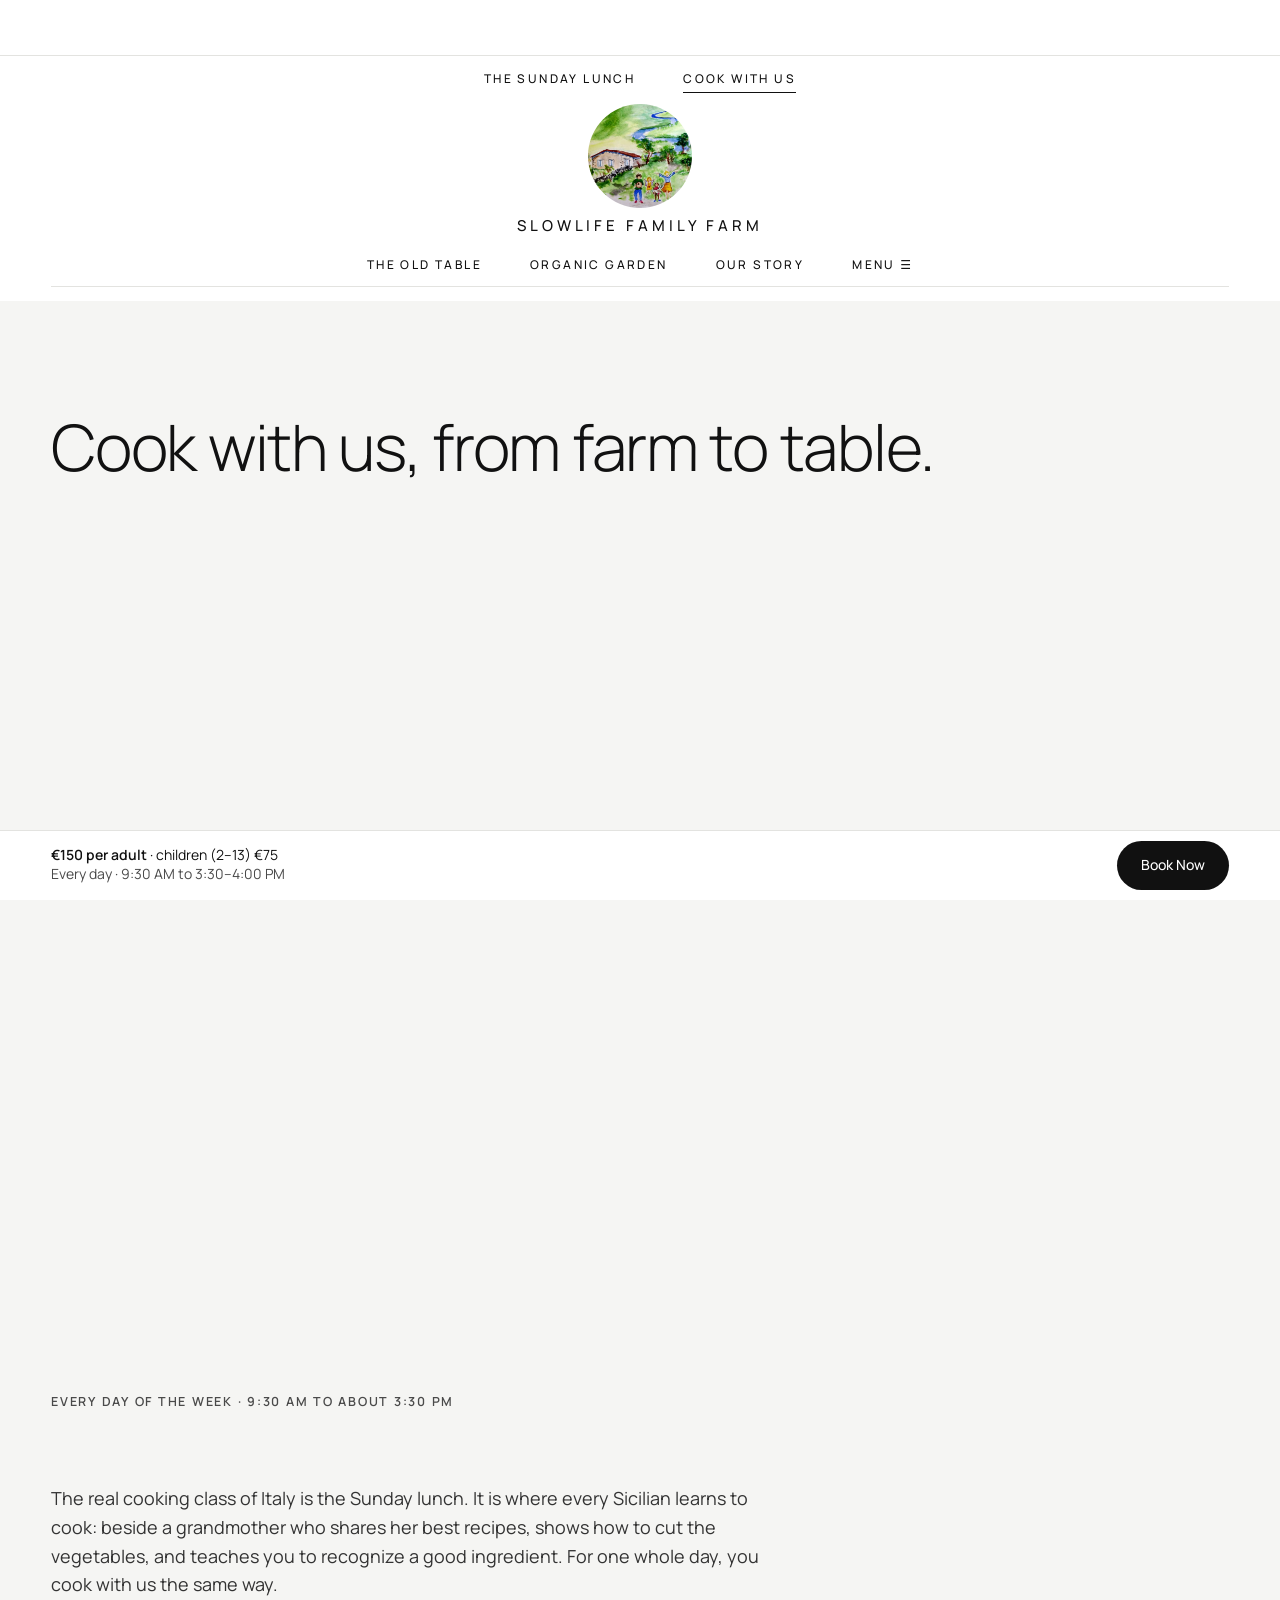
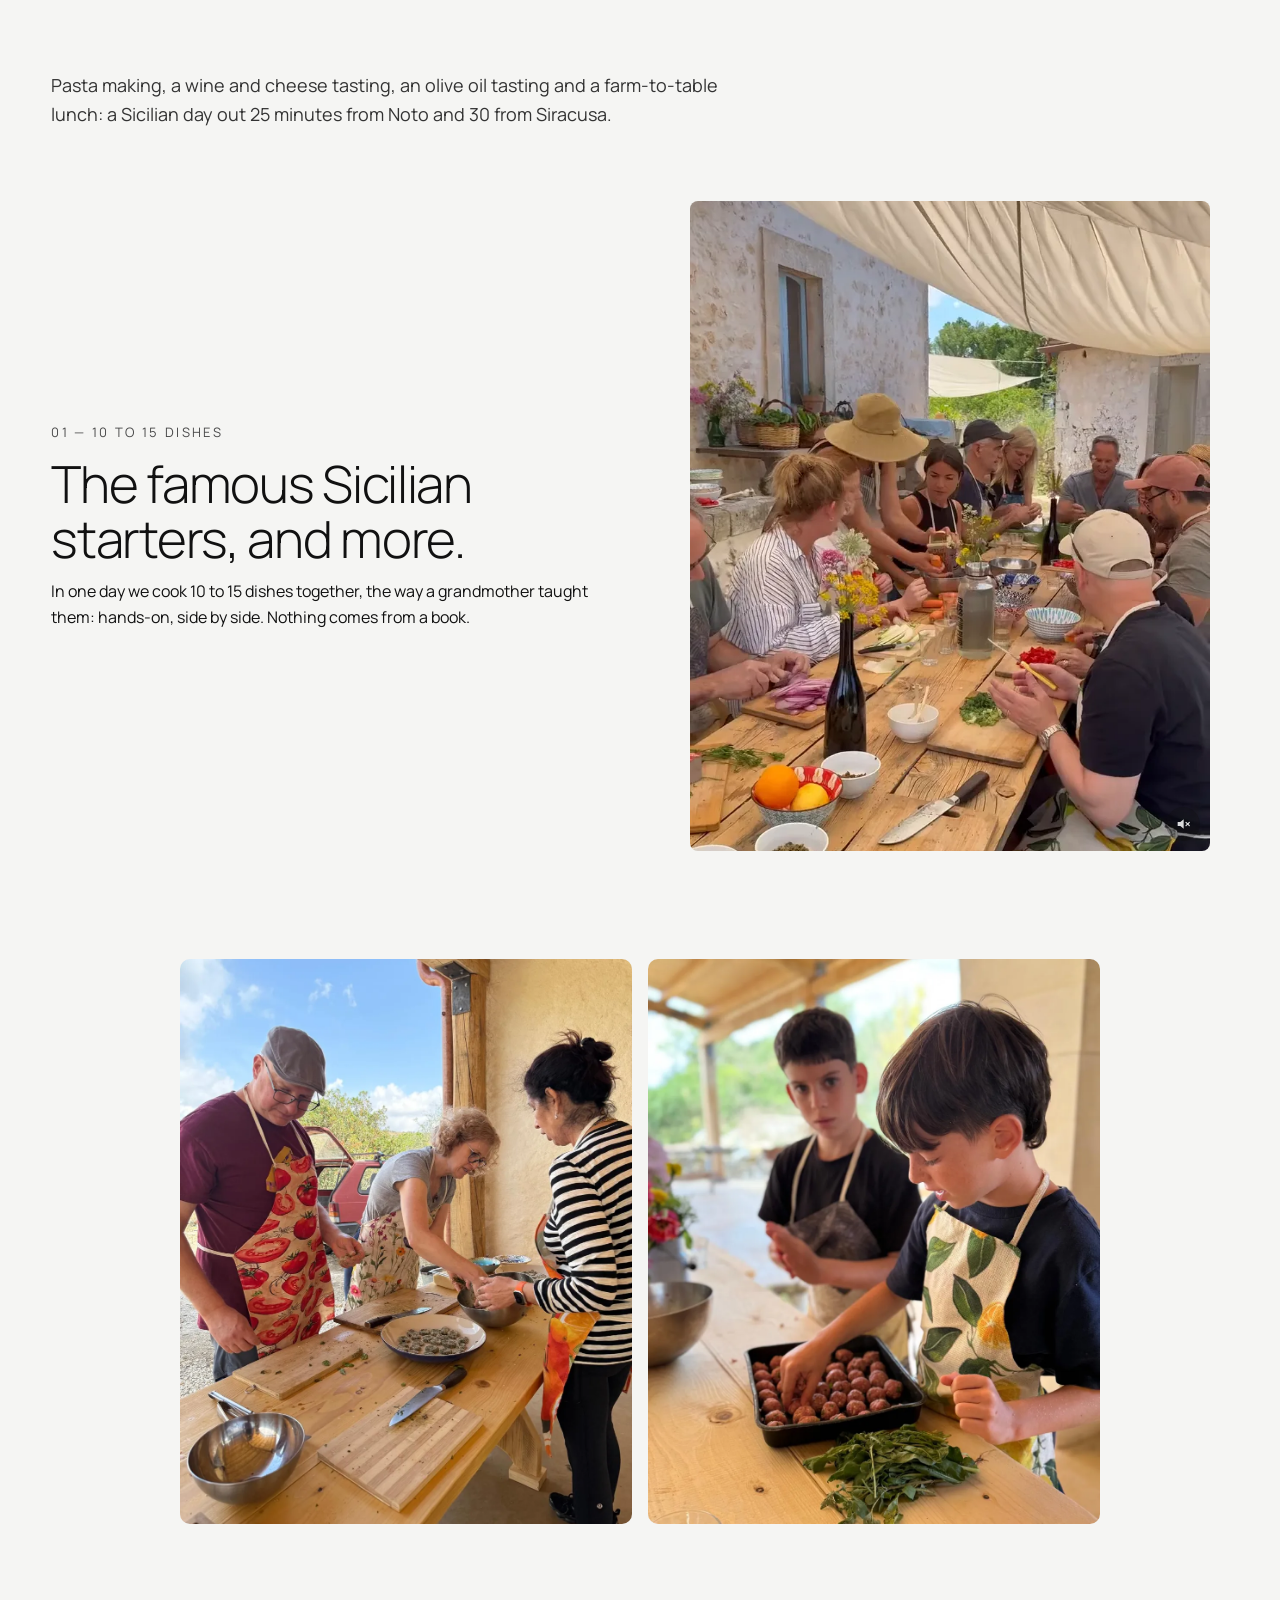
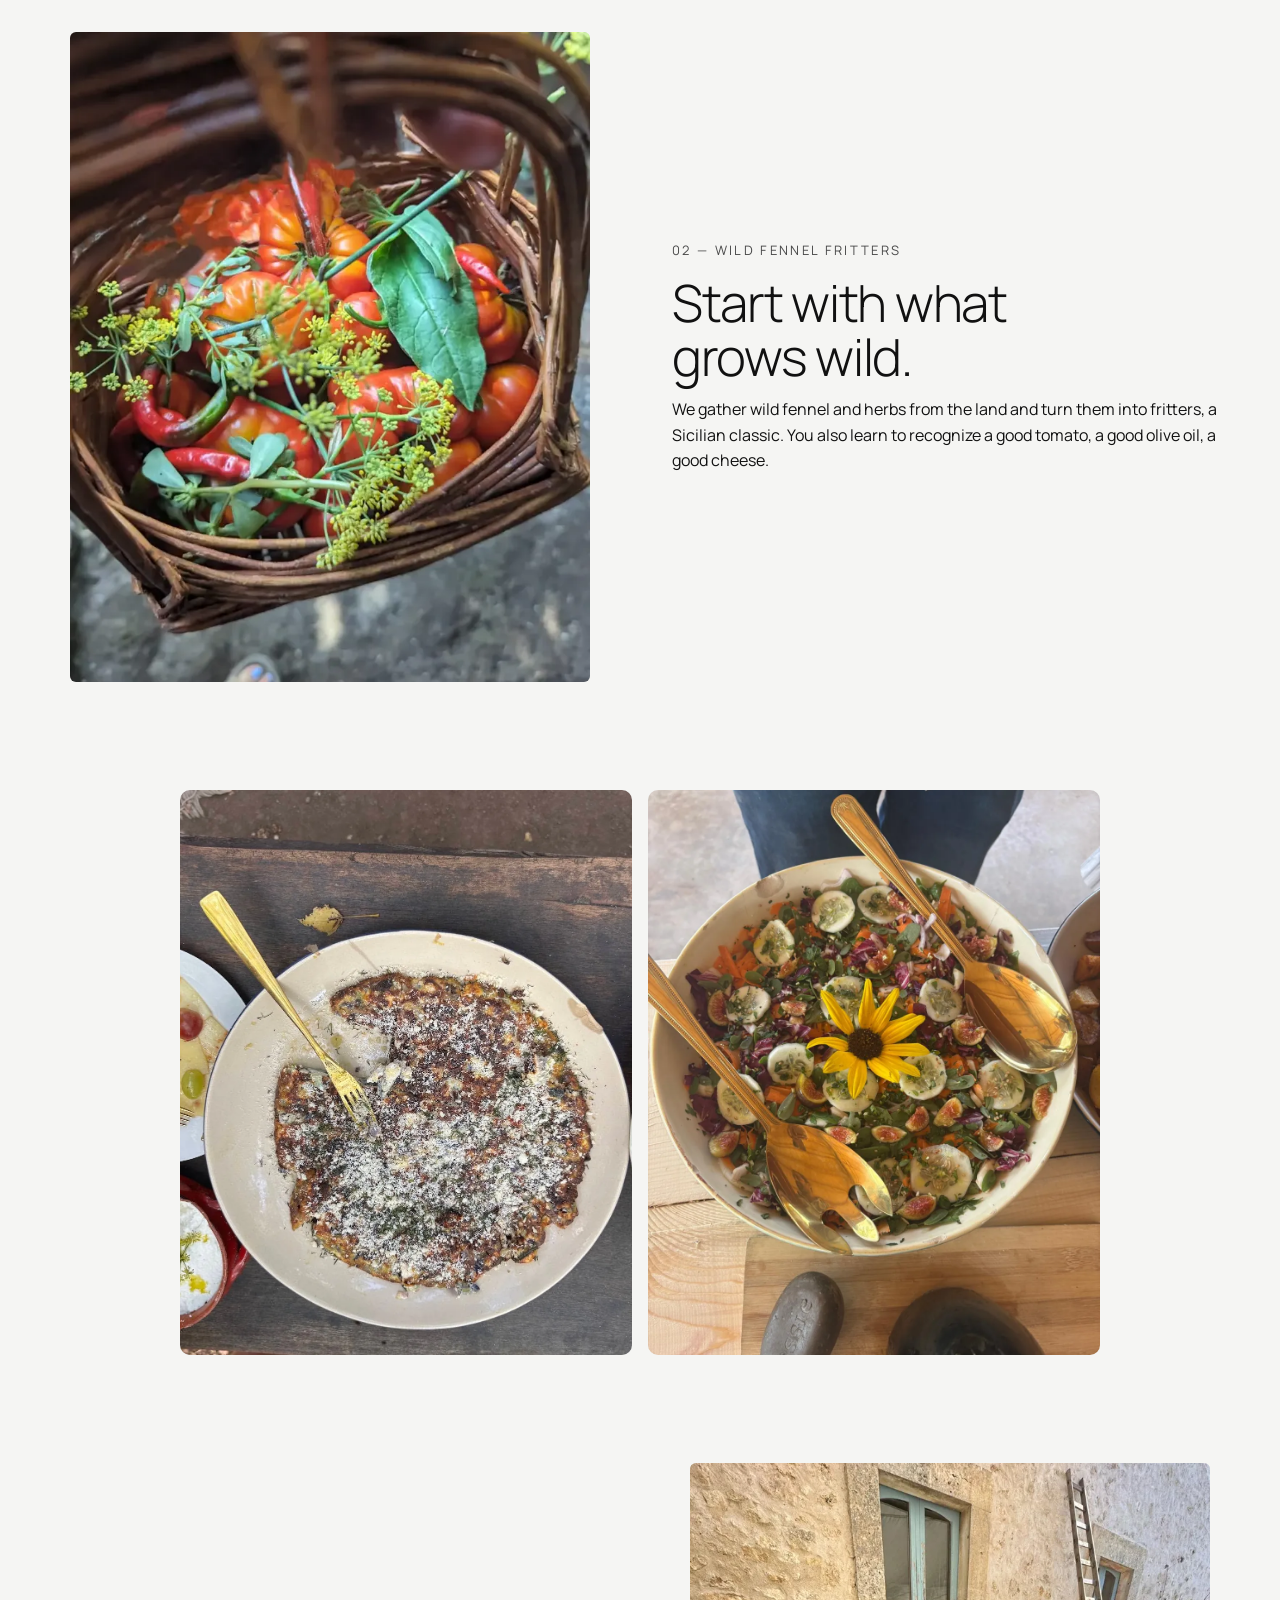
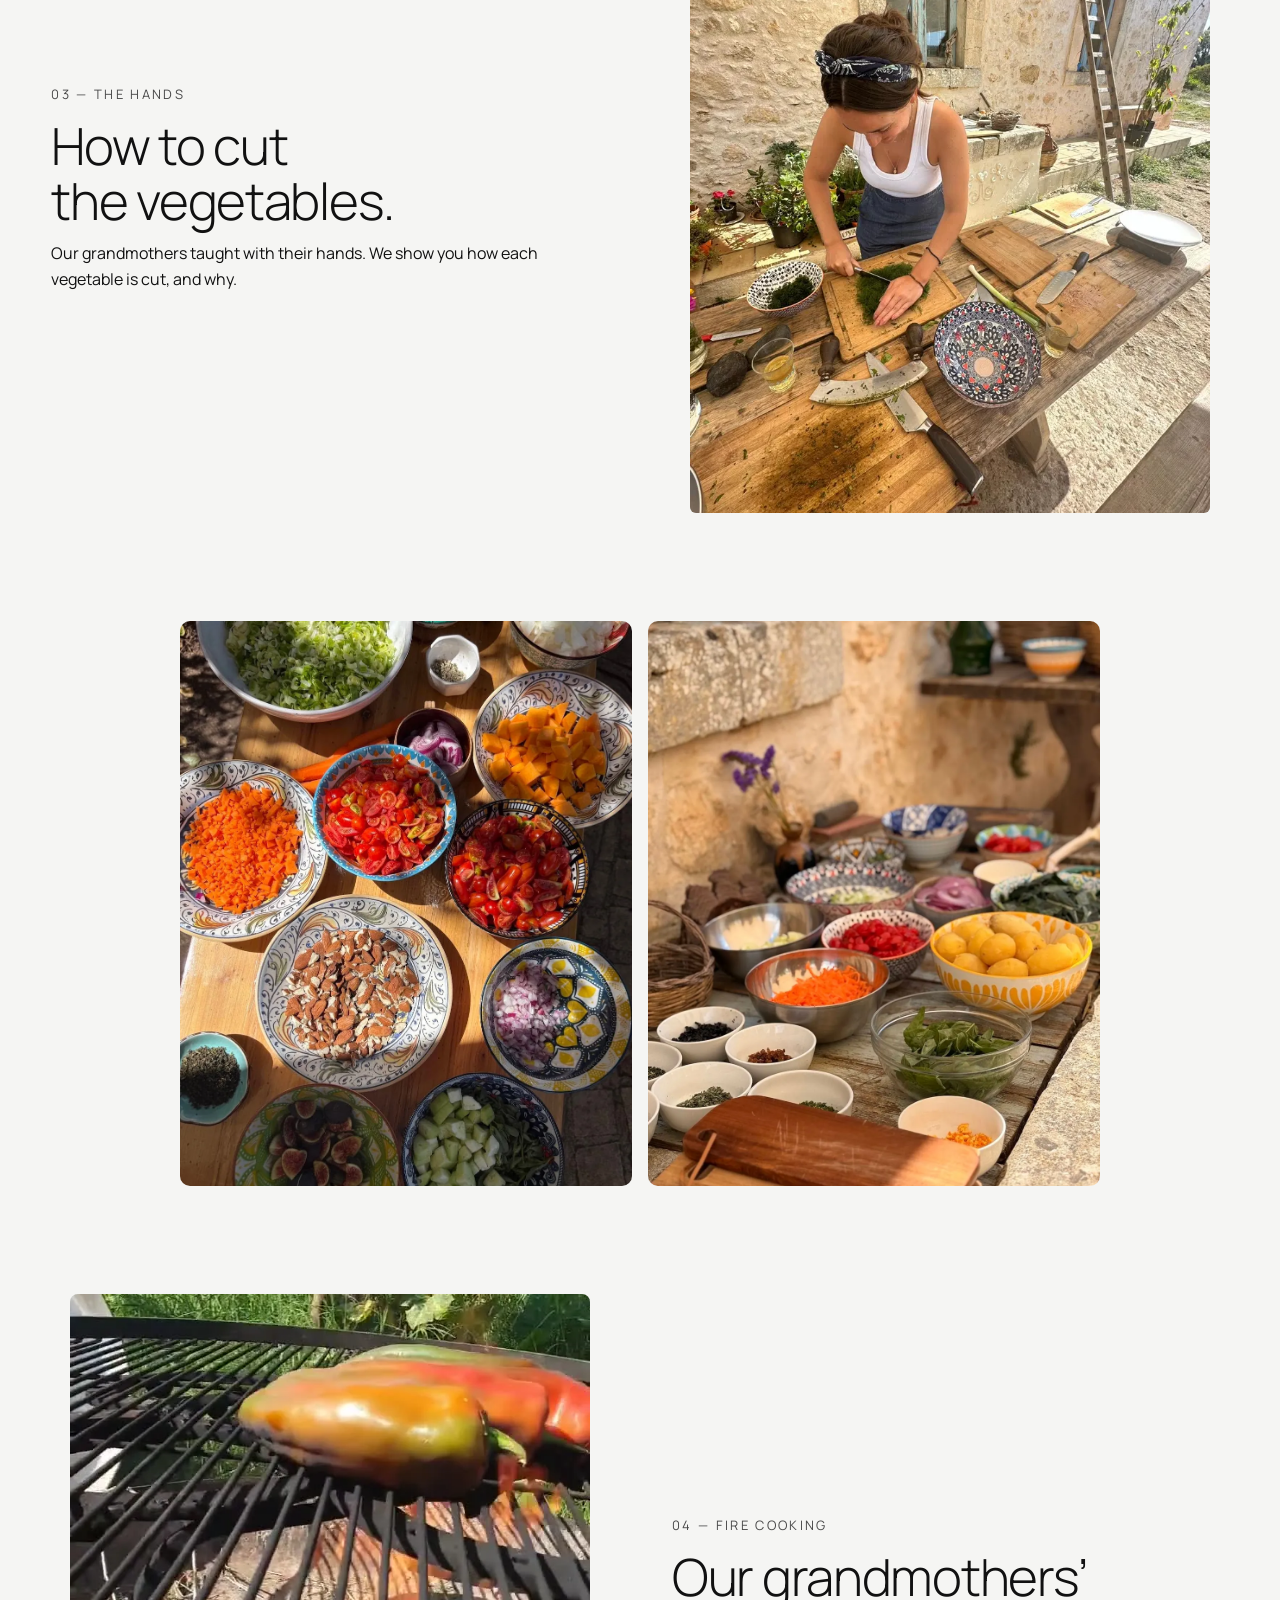
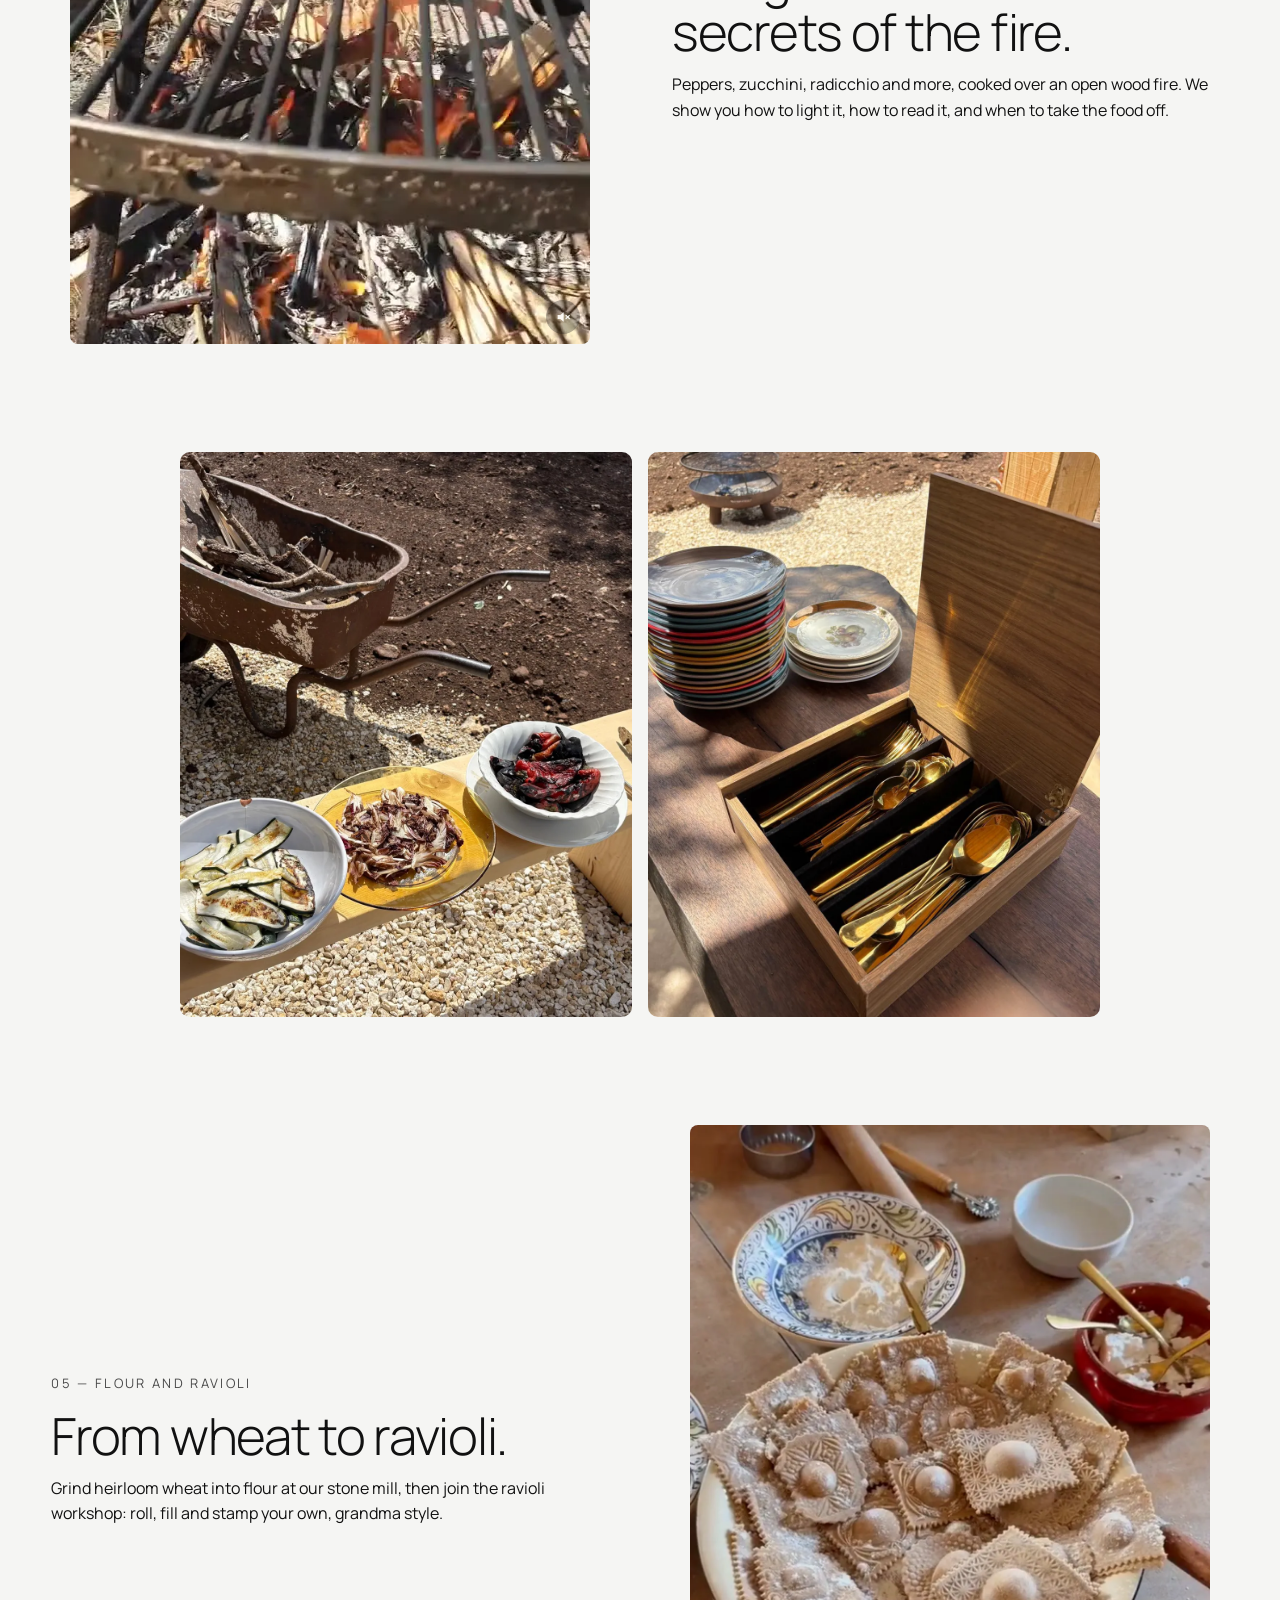
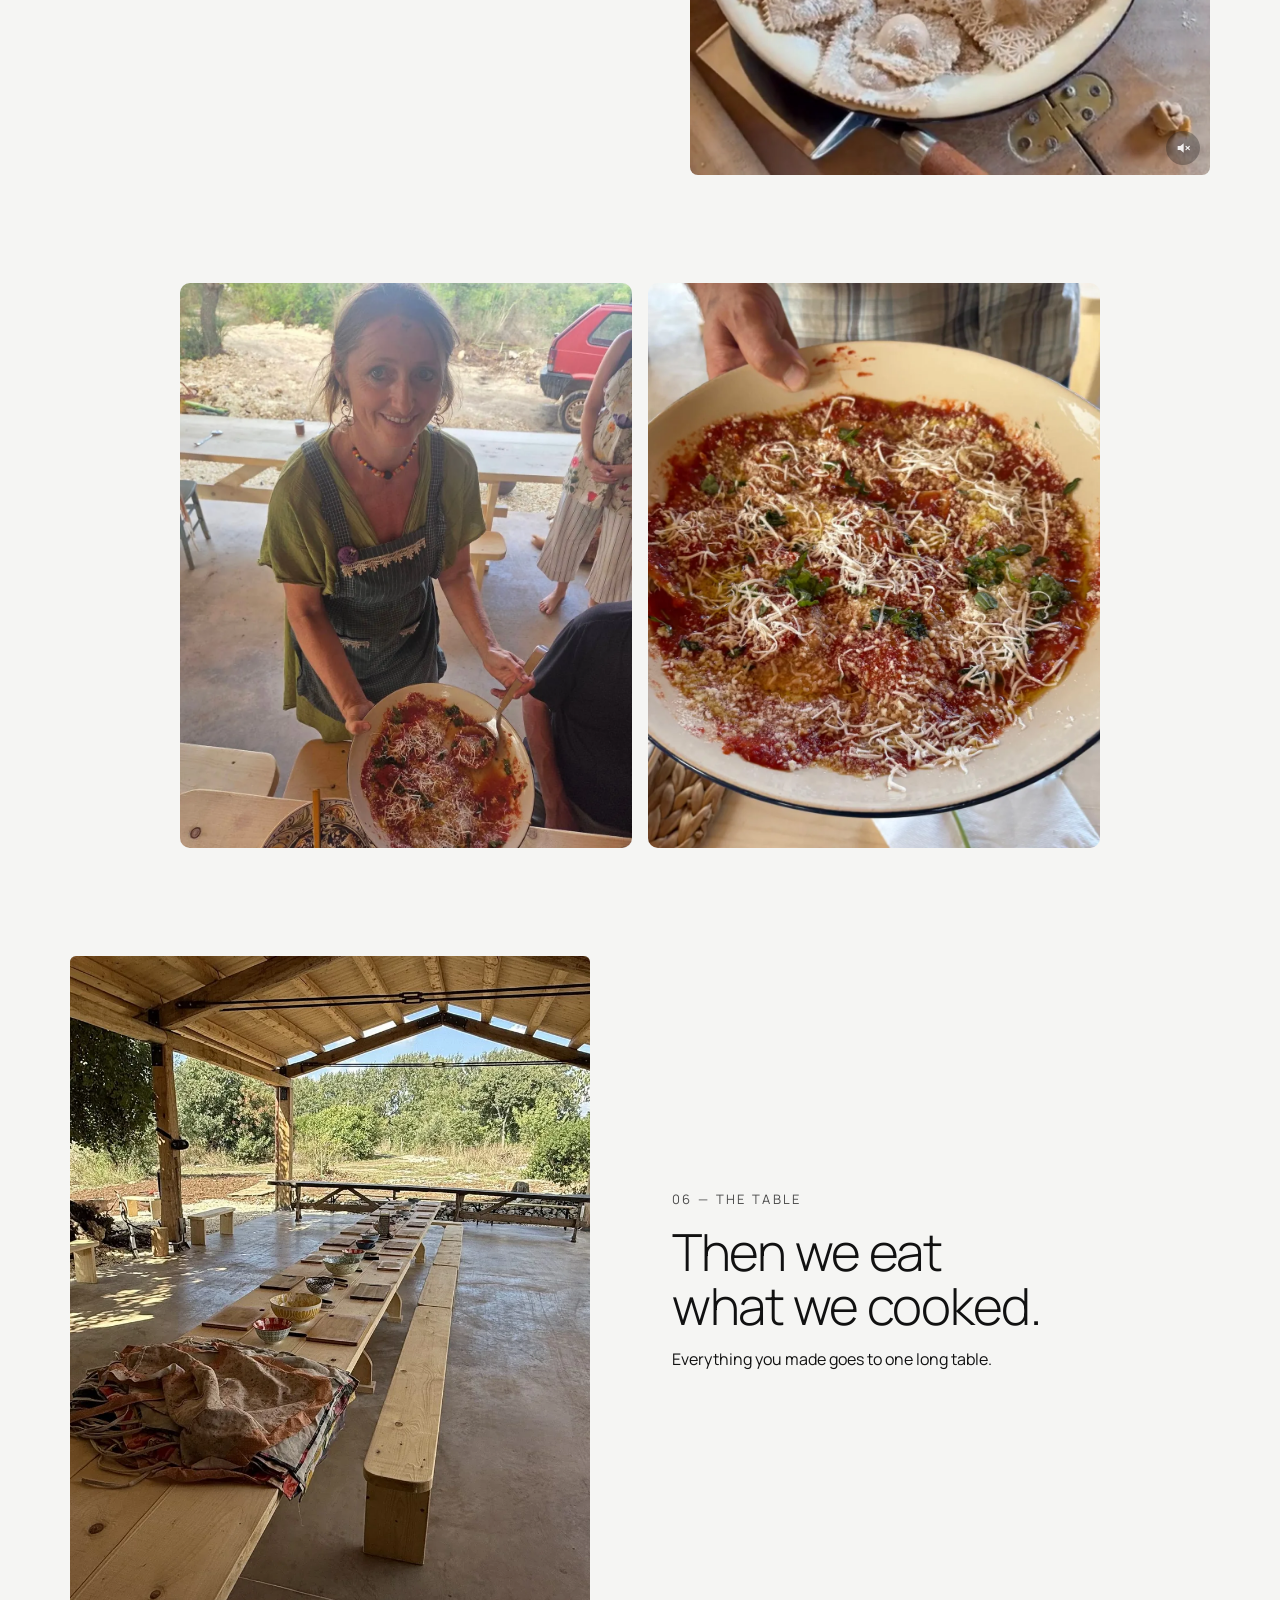
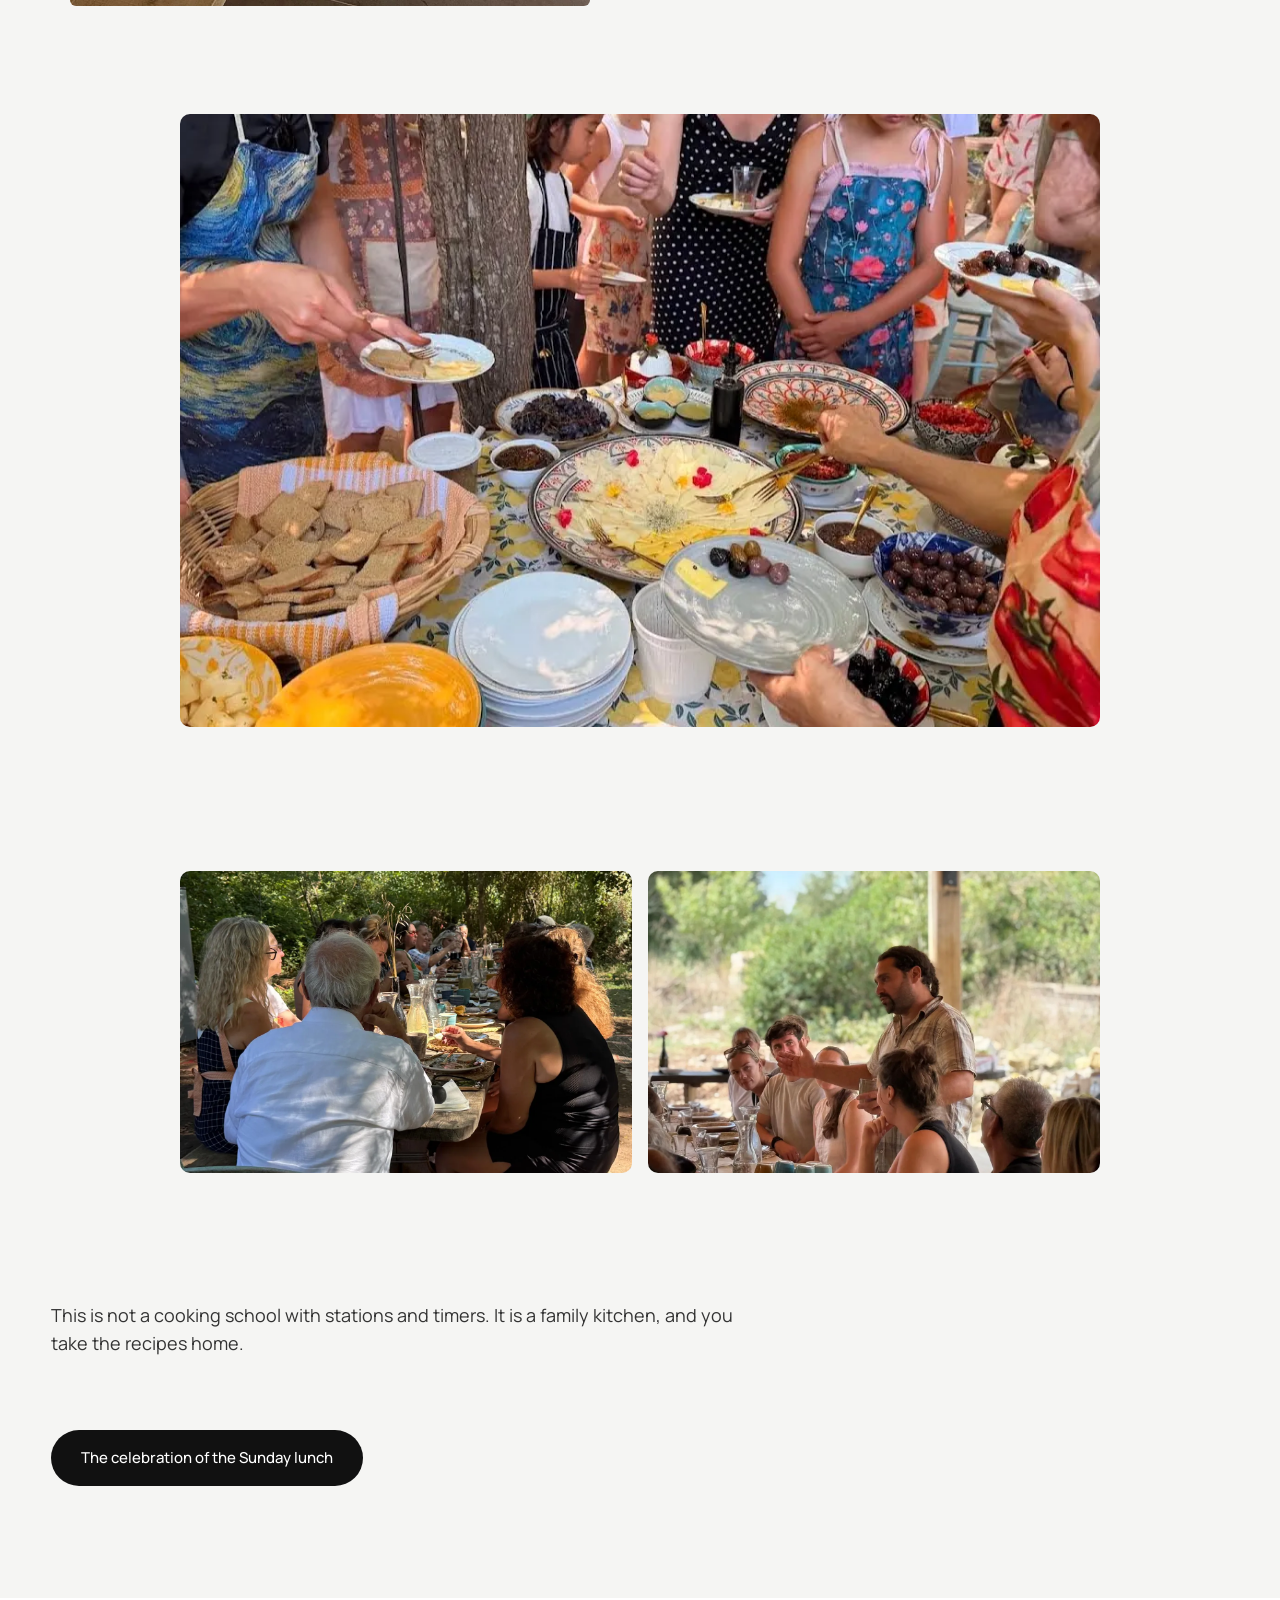
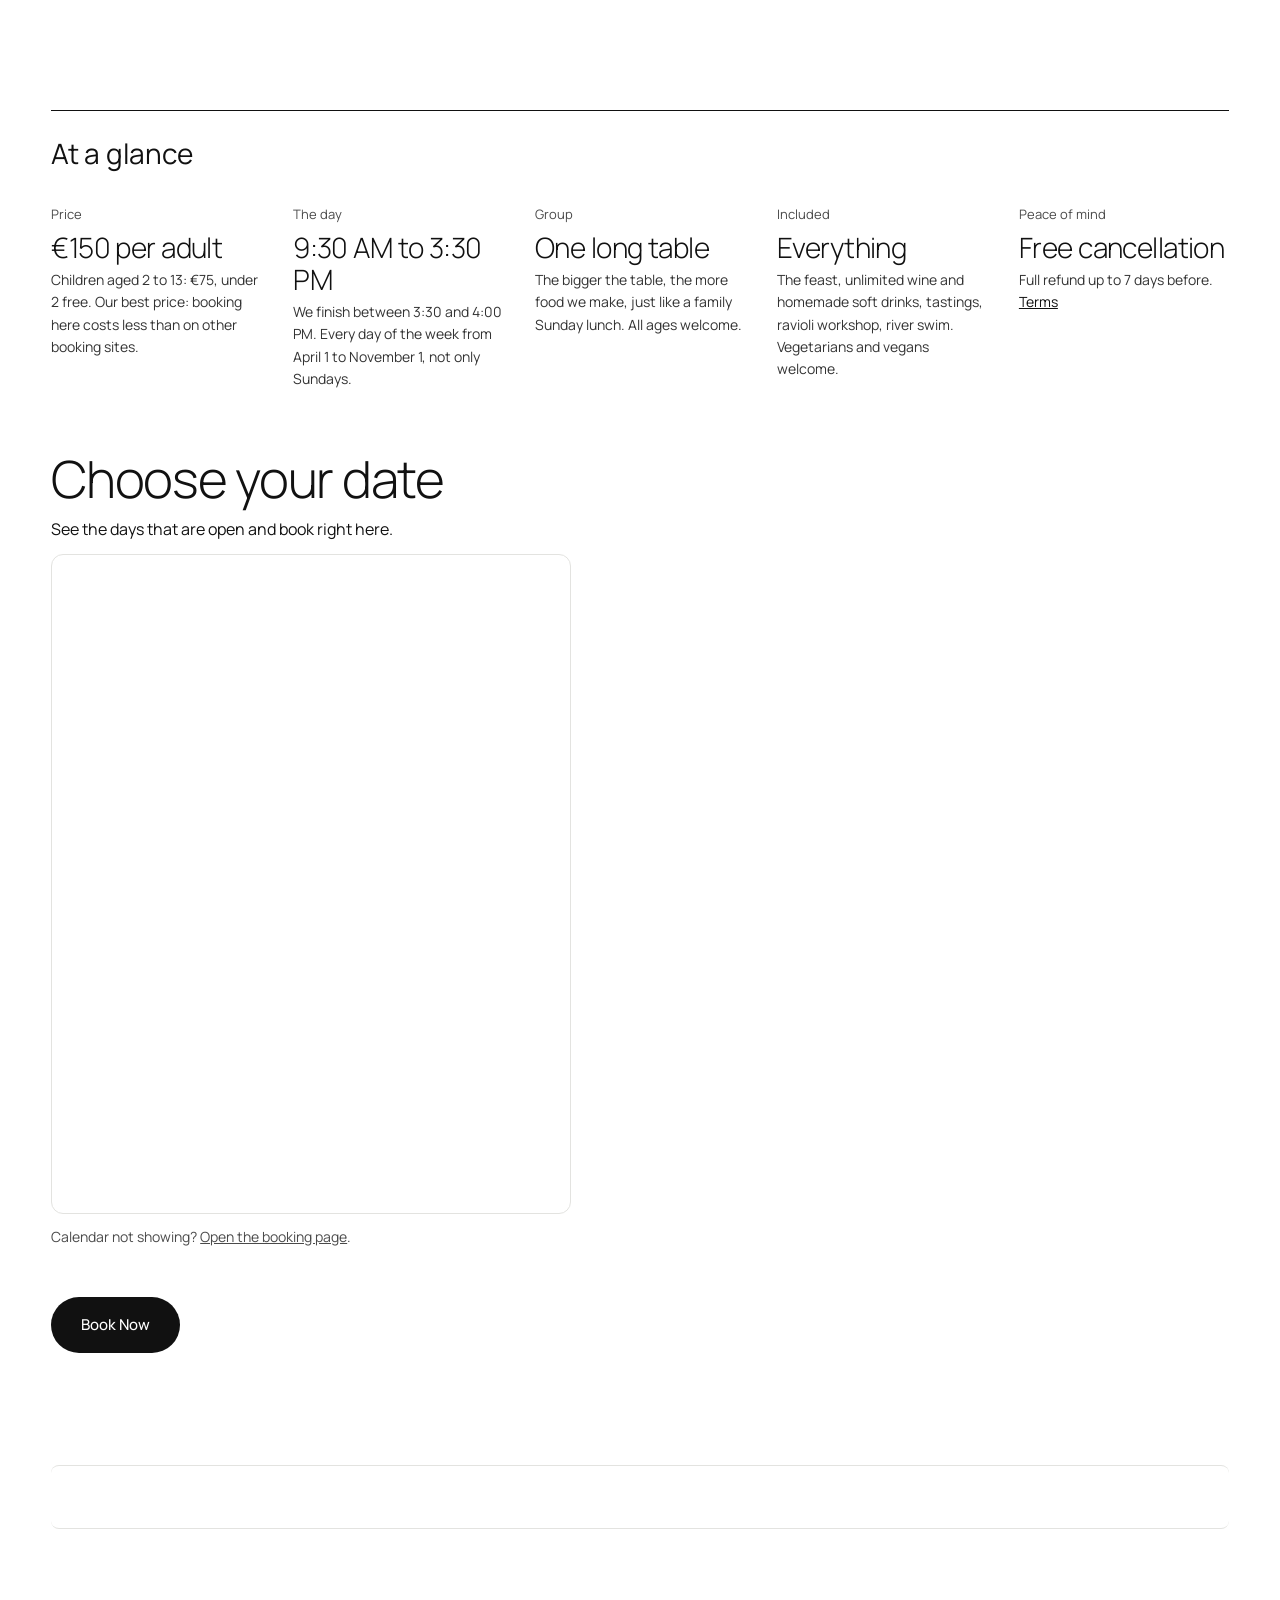
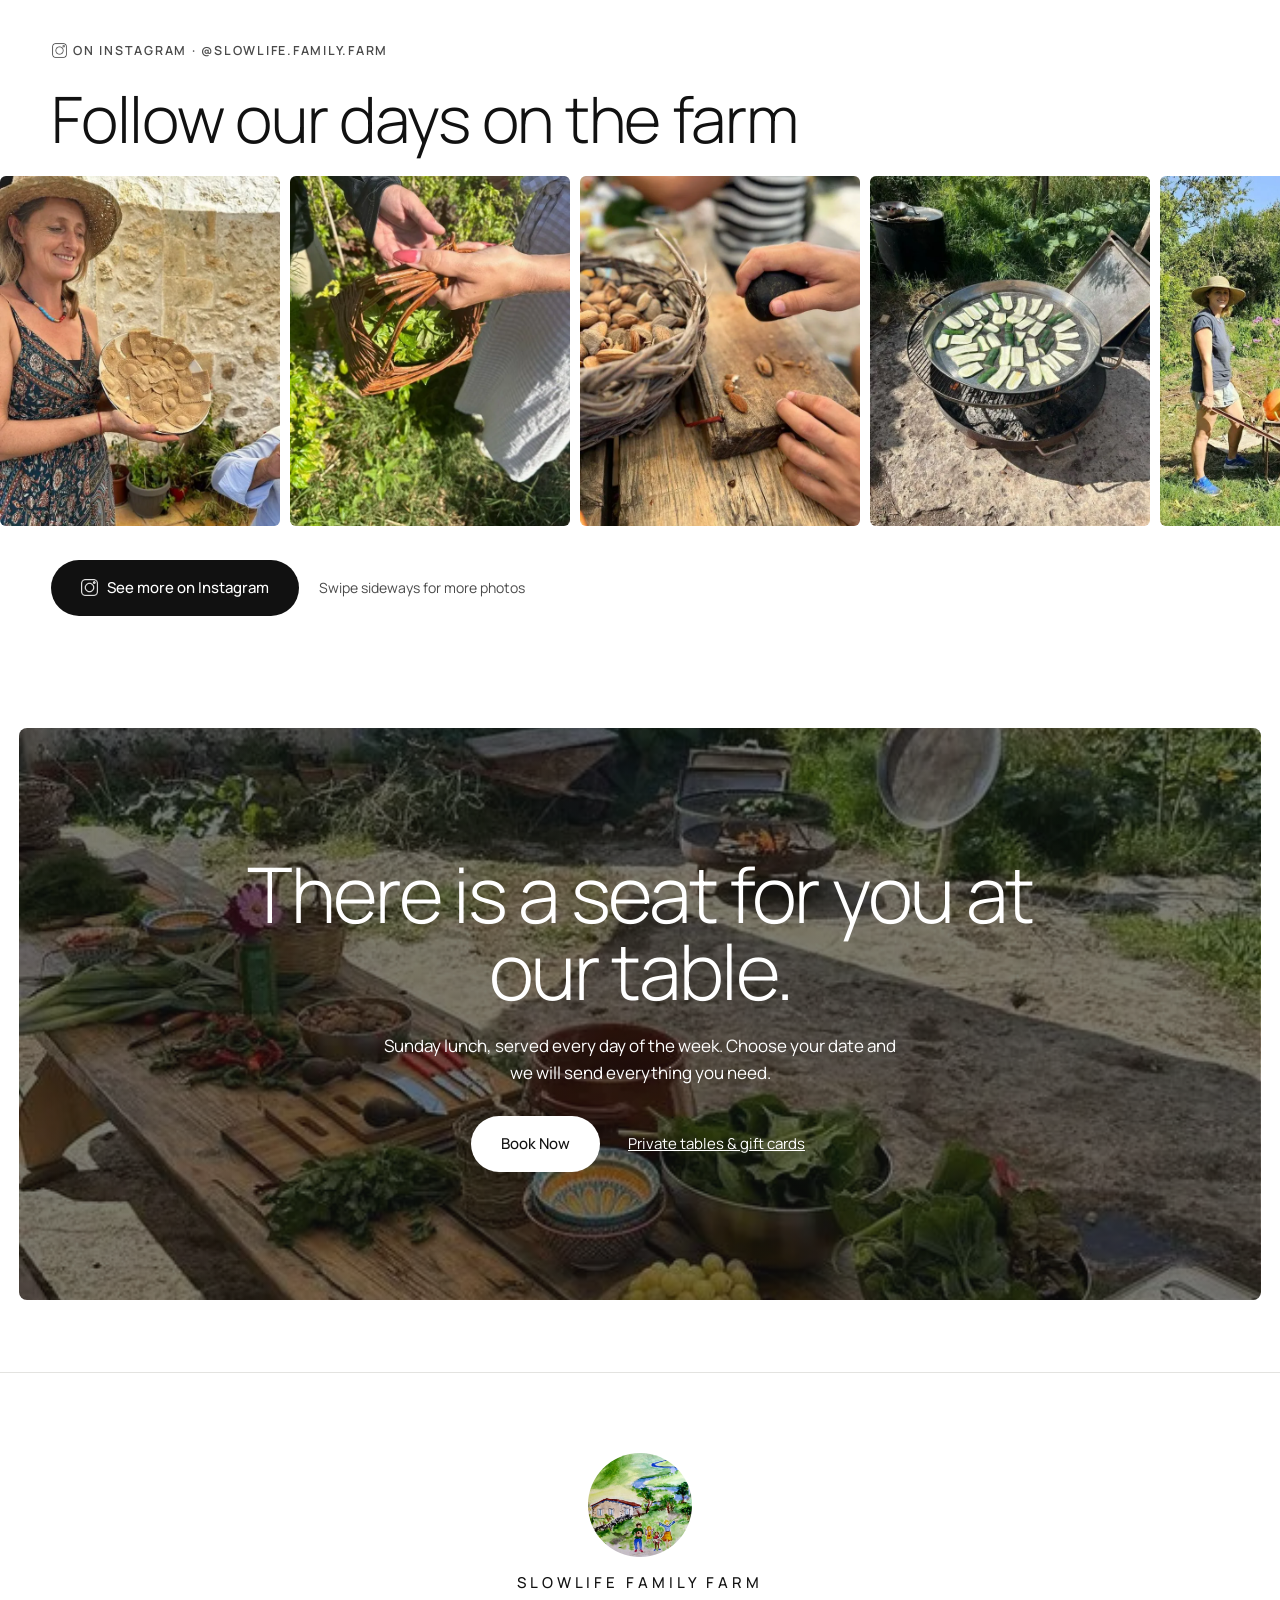
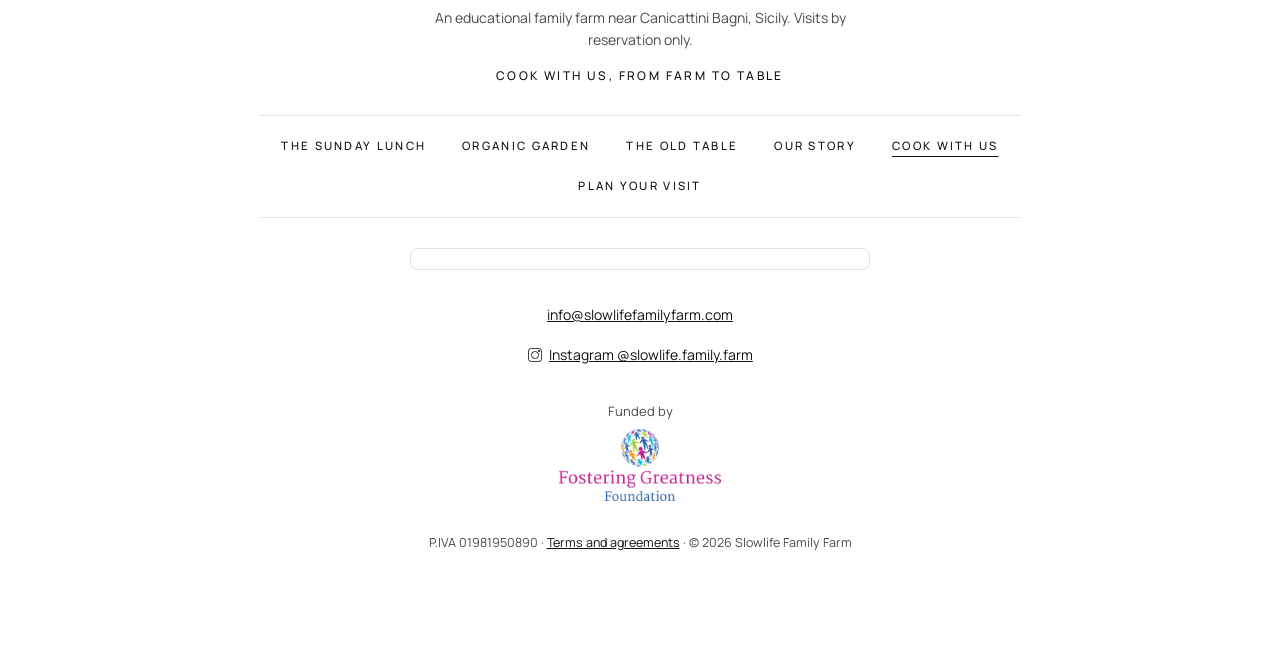
<file: cook-with-us.html>
<!doctype html>
<html lang="en">
<head>
<meta charset="utf-8">
<meta name="viewport" content="width=device-width, initial-scale=1, viewport-fit=cover">
<title>Sicily Cooking Class &amp; Pasta Making | Slowlife Family Farm</title>
<meta name="description" content="Cook Sicilian dishes the way a grandmother taught them: pasta making (ravioli from flour ground at our stone mill), wild fennel fritters and fire cooking, near Noto and Siracusa.">
<link rel="canonical" href="https://www.slowlifefamilyfarm.com/cook-with-us.html">
<meta property="og:type" content="website">
<meta property="og:site_name" content="Slowlife Family Farm">
<meta property="og:title" content="Sicily Cooking Class &amp; Pasta Making | Slowlife Family Farm">
<meta property="og:description" content="Cook Sicilian dishes the way a grandmother taught them: pasta making (ravioli from flour ground at our stone mill), wild fennel fritters and fire cooking, near Noto and Siracusa.">
<meta property="og:url" content="https://www.slowlifefamilyfarm.com/cook-with-us.html">
<meta property="og:image" content="https://www.slowlifefamilyfarm.com/assets/img/hero-pumpkins.jpg">
<meta name="twitter:card" content="summary_large_image">
<link rel="icon" href="favicon.ico" sizes="any">
<link rel="icon" type="image/png" sizes="32x32" href="assets/img/icon-32.png">
<link rel="apple-touch-icon" href="assets/img/apple-touch-icon.png">
<link rel="manifest" href="site.webmanifest">
<meta name="theme-color" content="#2a4d4c">
<link rel="preconnect" href="https://fonts.googleapis.com">
<link rel="preconnect" href="https://fonts.gstatic.com" crossorigin>
<link rel="stylesheet" href="https://fonts.googleapis.com/css2?family=Manrope:wght@300;400;500;600&display=swap">
<link rel="stylesheet" href="assets/css/site.css?v=227">
<script type="application/ld+json">[{"@context": "https://schema.org", "@type": "BreadcrumbList", "itemListElement": [{"@type": "ListItem", "position": 1, "name": "Slowlife Family Farm", "item": "https://www.slowlifefamilyfarm.com/"}, {"@type": "ListItem", "position": 2, "name": "Cook With Us", "item": "https://www.slowlifefamilyfarm.com/cook-with-us.html"}]}]</script>
</head>
<body>
<a class="skip" href="#main">Skip to content</a>
<div class="top-rating reviews-widget" aria-label="Our Google rating"><script defer async src="https://cdn.trustindex.io/loader.js?8eaac9485c7c974f0126f22058c"></script></div>
<div class="topbar">
<nav class="nav nav-top" aria-label="Main">
<a href="the-sunday-lunch.html">The Sunday Lunch</a>
<a href="cook-with-us.html">Cook With Us</a>
</nav>
<div class="brand-row">
<a class="brand" href="index.html"><img src="assets/img/logo.jpg" alt="" width="76" height="76"><span>Slowlife Family Farm</span></a>
</div>
<nav class="nav nav-low" aria-label="More">
<a href="the-old-table.html">The Old Table</a>
<a href="organic-garden.html"><span class="nav-org">Organic </span>Garden</a>
<a href="our-story.html">Our Story</a>
<button type="button" data-menu-button aria-expanded="false" aria-controls="menu">Menu &#9776;</button>
</nav>
<div class="menu" id="menu" hidden>
<a href="the-sunday-lunch.html#menu-of-the-day">Menu of the Day</a>
<a href="plan-your-visit.html">Plan Your Visit</a>
<a href="plan-your-visit.html#faq">FAQ</a>
<a href="plan-your-visit.html#contact">Contact Us</a>
</div>
</div>

<main id="main">
<section class="section soft gardens sunday cook">
<h1 class="h-lg">Cook with us, from farm to table.</h1>
<div class="cook-film" style="max-width:720px;margin:24px auto 24px"><div class="yt yt-clean" data-yt="U89aPyMWPvk" data-autoplay-quiet style="--ratio: 4 / 5" role="img" aria-label="The short film about the farm day"><img src="assets/img/film-farm-day.webp" alt="" loading="lazy"><button type="button" class="sound-icon" data-yt-sound aria-label="Sound on or off"><svg viewBox="0 0 24 24" width="20" height="20" aria-hidden="true"><path d="M4 9v6h4l5 4V5L8 9H4z" fill="currentColor"/><path class="waves" d="M16 8.5a5 5 0 0 1 0 7M18.5 6a8.5 8.5 0 0 1 0 12" fill="none" stroke="currentColor" stroke-width="1.8" stroke-linecap="round"/><path class="cross" d="M16.5 9.5l5 5M21.5 9.5l-5 5" fill="none" stroke="currentColor" stroke-width="1.8" stroke-linecap="round"/></svg></button></div></div>
<div class="eyebrow tight">Every day of the week · 9:30 AM to about 3:30 PM</div>
<p class="lead">The real cooking class of Italy is the Sunday lunch. It is where every Sicilian learns to cook: beside a grandmother who shares her best recipes, shows how to cut the vegetables, and teaches you to recognize a good ingredient. For one whole day, you cook with us the same way.</p>
<p class="lead">Pasta making, a wine and cheese tasting, an olive oil tasting and a farm-to-table lunch: a Sicilian day out 25 minutes from Noto and 30 from Siracusa.</p>
<div class="g-row">
<div class="g-text">
<div class="eyebrow">01 — 10 to 15 dishes</div>
<h3 class="h-md">The famous Sicilian starters, and more.</h3>
<p>In one day we cook 10 to 15 dishes together, the way a grandmother taught them: hands-on, side by side. Nothing comes from a book.</p>
</div>
<div class="clip-sound sl-clip"><video data-clip src="assets/video/cooking-together.mp4" poster="assets/img/poster-cooking.webp" muted loop playsinline preload="none" aria-label="Guests preparing food together at the long table under the canopy"></video><button type="button" class="sound-icon" data-sound-toggle aria-label="Sound on or off"><svg viewBox="0 0 24 24" width="20" height="20" aria-hidden="true"><path d="M4 9v6h4l5 4V5L8 9H4z" fill="currentColor"/><path class="waves" d="M16 8.5a5 5 0 0 1 0 7M18.5 6a8.5 8.5 0 0 1 0 12" fill="none" stroke="currentColor" stroke-width="1.8" stroke-linecap="round"/><path class="cross" d="M16.5 9.5l5 5M21.5 9.5l-5 5" fill="none" stroke="currentColor" stroke-width="1.8" stroke-linecap="round"/></svg></button></div>
</div>
<div class="cook-break "><img src="assets/img/cook-fritters.webp" alt="Three guests shaping wild fennel fritters at the outdoor table" loading="lazy" style="object-position:50% 40%"><img src="assets/img/cook-kids-meatballs.webp" alt="Two boys rolling meatballs at the cooking table" loading="lazy" style="object-position:50% 40%"></div>
<div class="g-row flip">
<div class="g-text">
<div class="eyebrow">02 — Wild fennel fritters</div>
<h3 class="h-md">Start with what grows wild.</h3>
<p>We gather wild fennel and herbs from the land and turn them into fritters, a Sicilian classic. You also learn to recognize a good tomato, a good olive oil, a good cheese.</p>
</div>
<img class="photo sl-photo" src="assets/img/instagram/37.webp" alt="Tomatoes, peppers and wild fennel in a willow basket" loading="lazy">
</div>
<div class="cook-break "><img src="assets/img/food-frittata.webp" alt="A golden frittata with dill and grated cheese, with a gold fork" loading="lazy"><img src="assets/img/cook-salad.webp" alt="A garden salad with figs, cucumber and a sunflower" loading="lazy" style="object-position:50% 50%"></div>
<div class="g-row">
<div class="g-text">
<div class="eyebrow">03 — The hands</div>
<h3 class="h-md">How to cut the vegetables.</h3>
<p>Our grandmothers taught with their hands. We show you how each vegetable is cut, and why.</p>
</div>
<img class="photo sl-photo" src="assets/img/instagram/67.webp" alt="Chopping herbs at the outdoor table" loading="lazy">
</div>
<div class="cook-break "><img src="assets/img/food-prep-veg.webp" alt="Chopped carrots, tomatoes, almonds, figs and cucumber in painted bowls on a wooden table" loading="lazy"><img src="assets/img/food-prep-wall.webp" alt="Bowls of chopped vegetables, herbs and basil ready for cooking, beside an old stone wall" loading="lazy"></div>
<div class="g-row flip">
<div class="g-text">
<div class="eyebrow">04 — Fire cooking</div>
<h3 class="h-md">Our grandmothers’ secrets of the fire.</h3>
<p>Peppers, zucchini, radicchio and more, cooked over an open wood fire. We show you how to light it, how to read it, and when to take the food off.</p>
</div>
<div class="clip-sound sl-clip"><video data-clip src="assets/video/fire.mp4?v=2" poster="assets/img/poster-fire.webp" muted loop playsinline preload="none" aria-label="Peppers roasting on the grill over an open wood fire"></video><button type="button" class="sound-icon" data-sound-toggle aria-label="Sound on or off"><svg viewBox="0 0 24 24" width="20" height="20" aria-hidden="true"><path d="M4 9v6h4l5 4V5L8 9H4z" fill="currentColor"/><path class="waves" d="M16 8.5a5 5 0 0 1 0 7M18.5 6a8.5 8.5 0 0 1 0 12" fill="none" stroke="currentColor" stroke-width="1.8" stroke-linecap="round"/><path class="cross" d="M16.5 9.5l5 5M21.5 9.5l-5 5" fill="none" stroke="currentColor" stroke-width="1.8" stroke-linecap="round"/></svg></button></div>
</div>
<div class="cook-break "><img src="assets/img/cook-grilled-vegetables.webp" alt="Grilled zucchini, radicchio and peppers from the fire" loading="lazy" style="object-position:50% 60%"><img src="assets/img/cook-gold-cutlery.webp" alt="Golden cutlery and colored plates ready for the table" loading="lazy" style="object-position:50% 50%"></div>
<div class="g-row">
<div class="g-text">
<div class="eyebrow">05 — Flour and ravioli</div>
<h3 class="h-md">From wheat to ravioli.</h3>
<p>Grind heirloom wheat into flour at our stone mill, then join the ravioli workshop: roll, fill and stamp your own, grandma style.</p>
</div>
<div class="clip-sound sl-clip"><video data-clip src="assets/video/wheat-to-ravioli.mp4?v=2" poster="assets/img/poster-wheat-to-ravioli.webp?v=2" muted loop playsinline preload="none" aria-label="From sifting the wheat to a plate of hand-stamped ravioli"></video><button type="button" class="sound-icon" data-sound-toggle aria-label="Sound on or off"><svg viewBox="0 0 24 24" width="20" height="20" aria-hidden="true"><path d="M4 9v6h4l5 4V5L8 9H4z" fill="currentColor"/><path class="waves" d="M16 8.5a5 5 0 0 1 0 7M18.5 6a8.5 8.5 0 0 1 0 12" fill="none" stroke="currentColor" stroke-width="1.8" stroke-linecap="round"/><path class="cross" d="M16.5 9.5l5 5M21.5 9.5l-5 5" fill="none" stroke="currentColor" stroke-width="1.8" stroke-linecap="round"/></svg></button></div>
</div>
<div class="cook-break "><img src="assets/img/food-jessie-ravioli.webp" alt="Our host smiling with a big plate of handmade ravioli in tomato sauce" loading="lazy"><img src="assets/img/cook-ravioli-plate.webp" alt="A plate of ravioli with tomato sauce, basil and grated ricotta salata" loading="lazy" style="object-position:50% 50%"></div>
<div class="g-row flip">
<div class="g-text">
<div class="eyebrow">06 — The table</div>
<h3 class="h-md">Then we eat what we cooked.</h3>
<p>Everything you made goes to one long table.</p>
</div>
<img class="photo sl-photo" src="assets/img/long-table-pavilion.webp" alt="The long table set under the pavilion, ready for lunch" loading="lazy">
</div>
<div class="cook-break land"><img src="assets/img/food-tasting-guests.webp" alt="Guests helping themselves at the tasting table, with cheeses, olives and bread" loading="lazy"></div>
<div class="cook-break wide"><img src="assets/img/cook-long-table.webp" alt="Guests sharing lunch at the long table under the trees" loading="lazy" style="object-position:50% 50%"><img src="assets/img/cook-story-at-table.webp" alt="Carlo standing to speak at the long table while guests listen" loading="lazy" style="object-position:60% 50%"></div>
<p class="lead cook-note">This is not a cooking school with stations and timers. It is a family kitchen, and you take the recipes home.</p>
<a class="btn sl-more" href="the-sunday-lunch.html">The celebration of the Sunday lunch</a>
</section>

<section id="price" class="section price">
<h2 class="h-rule">At a glance</h2>
<div class="facts">
<div class="fact"><div class="k">Price</div><div class="v">€150 per adult</div><div class="d">Children aged 2 to 13: €75, under 2 free. Our best price: booking here costs less than on other booking sites.</div></div>
<div class="fact"><div class="k">The day</div><div class="v">9:30 AM to 3:30 PM</div><div class="d">We finish between 3:30 and 4:00 PM. Every day of the week from April 1 to November 1, not only Sundays.</div></div>
<div class="fact"><div class="k">Group</div><div class="v">One long table</div><div class="d">The bigger the table, the more food we make, just like a family Sunday lunch. All ages welcome.</div></div>
<div class="fact"><div class="k">Included</div><div class="v">Everything</div><div class="d">The feast, unlimited wine and homemade soft drinks, tastings, ravioli workshop, river swim. Vegetarians and vegans welcome.</div></div>
<div class="fact"><div class="k">Peace of mind</div><div class="v">Free cancellation</div><div class="d">Full refund up to 7 days before. <a href="terms.html">Terms</a></div></div>
</div>
<div class="calendar" id="calendar">
<h3 class="h-md">Choose your date</h3>
<p>See the days that are open and book right here.</p>
<iframe class="calendar-frame" src="https://assets.ticketinghub.com/checkout/index-d476ba27d4782b9144b124b1d1b2266afed1c59c.html#options=%7B%22context%22%3A%22customer%22%2C%22layout%22%3A%22mobile%22%2C%22landing%22%3A%22calendar%22%2C%22color%22%3A%22%232a4d4c%22%2C%22footer%22%3Atrue%2C%22discounts%22%3Atrue%2C%22subscribe%22%3Atrue%2C%22avs%22%3Afalse%2C%22free%22%3Afalse%2C%22referral-code-param-name%22%3A%22th-reseller-ref%22%2C%22coupon-param-name%22%3A%22th-coupon%22%2C%22fields%22%3A%22name%2Cemail%2Ctelephone%22%2C%22extras-right-after-tickets%22%3Afalse%2C%22ga-enable-debug-mode%22%3Afalse%2C%22fb-pixel-track-purchases%22%3Atrue%2C%22ga-track-purchases%22%3Atrue%2C%22ga-track-pageviews%22%3Atrue%2C%22gift-cards%22%3Atrue%2C%22show-product-description%22%3Afalse%2C%22combination-discounts%22%3Atrue%2C%22show-product-logo%22%3Afalse%2C%22events-show-product-description%22%3Afalse%2C%22display-currency-as-symbol%22%3Afalse%2C%22extra-tickets%22%3Afalse%2C%22queueit%22%3Afalse%2C%22read-only-api%22%3Afalse%2C%22hide-option-prices%22%3Afalse%2C%22event-period%22%3A%227%22%2C%22events-view-mode%22%3A%22multi-day%22%2C%22collect-voucher-recipient-info%22%3Atrue%2C%22button-label%22%3A%22BOOK%20NOW%22%2C%22social-sharing%22%3Afalse%2C%22book-more%22%3Afalse%2C%22book-more-if-tickets-limit-reached%22%3Afalse%2C%22channel%22%3A%22b01bad70-8140-4362-9f7a-c4127d3bfd86%22%2C%22name%22%3A%22From%20Gardent%20to%20Table%22%2C%22products_enabled%22%3Atrue%2C%22products%22%3A%224c8516e8-7212-4cbf-bc1c-99860af0f1f4%22%2C%22referrer%22%3A%22https%3A%2F%2Fslowlifefamilyfarm.com%2F%22%2C%22widget%22%3A%226186dd7d-ba5c-4924-8d01-0d116569f255%22%2C%22referral-code%22%3Anull%2C%22origin%22%3A%22https%3A%2F%2Fslowlifefamilyfarm.com%22%2C%22parentWidth%22%3A360%7D" title="Calendar of available dates and booking" loading="lazy" allow="payment"></iframe>
<p class="calendar-help">Calendar not showing? <a href="https://assets.ticketinghub.com/checkout/index-d476ba27d4782b9144b124b1d1b2266afed1c59c.html#options=%7B%22context%22%3A%22customer%22%2C%22layout%22%3A%22mobile%22%2C%22landing%22%3A%22calendar%22%2C%22color%22%3A%22%232a4d4c%22%2C%22footer%22%3Atrue%2C%22discounts%22%3Atrue%2C%22subscribe%22%3Atrue%2C%22avs%22%3Afalse%2C%22free%22%3Afalse%2C%22referral-code-param-name%22%3A%22th-reseller-ref%22%2C%22coupon-param-name%22%3A%22th-coupon%22%2C%22fields%22%3A%22name%2Cemail%2Ctelephone%22%2C%22extras-right-after-tickets%22%3Afalse%2C%22ga-enable-debug-mode%22%3Afalse%2C%22fb-pixel-track-purchases%22%3Atrue%2C%22ga-track-purchases%22%3Atrue%2C%22ga-track-pageviews%22%3Atrue%2C%22gift-cards%22%3Atrue%2C%22show-product-description%22%3Afalse%2C%22combination-discounts%22%3Atrue%2C%22show-product-logo%22%3Afalse%2C%22events-show-product-description%22%3Afalse%2C%22display-currency-as-symbol%22%3Afalse%2C%22extra-tickets%22%3Afalse%2C%22queueit%22%3Afalse%2C%22read-only-api%22%3Afalse%2C%22hide-option-prices%22%3Afalse%2C%22event-period%22%3A%227%22%2C%22events-view-mode%22%3A%22multi-day%22%2C%22collect-voucher-recipient-info%22%3Atrue%2C%22button-label%22%3A%22BOOK%20NOW%22%2C%22social-sharing%22%3Afalse%2C%22book-more%22%3Afalse%2C%22book-more-if-tickets-limit-reached%22%3Afalse%2C%22channel%22%3A%22b01bad70-8140-4362-9f7a-c4127d3bfd86%22%2C%22name%22%3A%22From%20Gardent%20to%20Table%22%2C%22products_enabled%22%3Atrue%2C%22products%22%3A%224c8516e8-7212-4cbf-bc1c-99860af0f1f4%22%2C%22referrer%22%3A%22https%3A%2F%2Fslowlifefamilyfarm.com%2F%22%2C%22widget%22%3A%226186dd7d-ba5c-4924-8d01-0d116569f255%22%2C%22referral-code%22%3Anull%2C%22origin%22%3A%22https%3A%2F%2Fslowlifefamilyfarm.com%22%2C%22parentWidth%22%3A360%7D" target="_blank" rel="noopener">Open the booking page</a>.</p>
</div>
<a class="btn" href="https://assets.ticketinghub.com/checkout/index-d476ba27d4782b9144b124b1d1b2266afed1c59c.html#options=%7B%22context%22%3A%22customer%22%2C%22layout%22%3A%22mobile%22%2C%22landing%22%3A%22calendar%22%2C%22color%22%3A%22%232a4d4c%22%2C%22footer%22%3Atrue%2C%22discounts%22%3Atrue%2C%22subscribe%22%3Atrue%2C%22avs%22%3Afalse%2C%22free%22%3Afalse%2C%22referral-code-param-name%22%3A%22th-reseller-ref%22%2C%22coupon-param-name%22%3A%22th-coupon%22%2C%22fields%22%3A%22name%2Cemail%2Ctelephone%22%2C%22extras-right-after-tickets%22%3Afalse%2C%22ga-enable-debug-mode%22%3Afalse%2C%22fb-pixel-track-purchases%22%3Atrue%2C%22ga-track-purchases%22%3Atrue%2C%22ga-track-pageviews%22%3Atrue%2C%22gift-cards%22%3Atrue%2C%22show-product-description%22%3Afalse%2C%22combination-discounts%22%3Atrue%2C%22show-product-logo%22%3Afalse%2C%22events-show-product-description%22%3Afalse%2C%22display-currency-as-symbol%22%3Afalse%2C%22extra-tickets%22%3Afalse%2C%22queueit%22%3Afalse%2C%22read-only-api%22%3Afalse%2C%22hide-option-prices%22%3Afalse%2C%22event-period%22%3A%227%22%2C%22events-view-mode%22%3A%22multi-day%22%2C%22collect-voucher-recipient-info%22%3Atrue%2C%22button-label%22%3A%22BOOK%20NOW%22%2C%22social-sharing%22%3Afalse%2C%22book-more%22%3Afalse%2C%22book-more-if-tickets-limit-reached%22%3Afalse%2C%22channel%22%3A%22b01bad70-8140-4362-9f7a-c4127d3bfd86%22%2C%22name%22%3A%22From%20Gardent%20to%20Table%22%2C%22products_enabled%22%3Atrue%2C%22products%22%3A%224c8516e8-7212-4cbf-bc1c-99860af0f1f4%22%2C%22referrer%22%3A%22https%3A%2F%2Fslowlifefamilyfarm.com%2F%22%2C%22widget%22%3A%226186dd7d-ba5c-4924-8d01-0d116569f255%22%2C%22referral-code%22%3Anull%2C%22origin%22%3A%22https%3A%2F%2Fslowlifefamilyfarm.com%22%2C%22parentWidth%22%3A360%7D" target="_blank" rel="noopener">Book Now</a>
</section>

<div class="top-rating mid-rating reviews-widget" aria-label="Our Google rating"><script defer async src="https://cdn.trustindex.io/loader.js?8eaac9485c7c974f0126f22058c"></script></div>

<section id="gallery" class="section gallery">
<div class="eyebrow tight ig-line"><span class="ig" aria-hidden="true"></span>On Instagram · @slowlife.family.farm</div>
<h2 class="h-lg">Follow our days on the farm</h2>
<div class="swipe swipe-photos">
<img src="assets/img/instagram/16.webp" alt="Jessie with a plate of handmade ravioli" loading="lazy">
<img src="assets/img/instagram/12.webp" alt="Basil picked into a hand-woven basket" loading="lazy">
<img src="assets/img/instagram/13.webp" alt="Cracking almonds with a river stone" loading="lazy">
<img src="assets/img/instagram/15.webp" alt="Zucchini on the open fire" loading="lazy">
<img src="assets/img/instagram/20.webp" alt="Pumpkins coming in from the garden" loading="lazy">
<img src="assets/img/instagram/68.webp" alt="A guest grinding wheat by hand" loading="lazy">
<img src="assets/img/instagram/69.webp" alt="A sieve of fresh flour beside the stone" loading="lazy">
<img src="assets/img/instagram/71.webp" alt="Shaping pasta at the outdoor table" loading="lazy">
</div>
<div class="more"><a class="btn" href="https://www.instagram.com/slowlife.family.farm/" target="_blank" rel="noopener"><span class="ig" aria-hidden="true"></span>See more on Instagram</a><span>Swipe sideways for more photos</span></div>
</section>

<section id="reserve" class="closing" style="background-image: linear-gradient(rgba(17,17,17,.55), rgba(17,17,17,.55)), url(assets/img/instagram/11.webp); background-position: center; background-size: cover;">
<h2>There is a seat for you at our table.</h2>
<p>Sunday lunch, served every day of the week. Choose your date and we will send everything you need.</p>
<div class="actions">
<a class="btn light" href="https://assets.ticketinghub.com/checkout/index-d476ba27d4782b9144b124b1d1b2266afed1c59c.html#options=%7B%22context%22%3A%22customer%22%2C%22layout%22%3A%22mobile%22%2C%22landing%22%3A%22calendar%22%2C%22color%22%3A%22%232a4d4c%22%2C%22footer%22%3Atrue%2C%22discounts%22%3Atrue%2C%22subscribe%22%3Atrue%2C%22avs%22%3Afalse%2C%22free%22%3Afalse%2C%22referral-code-param-name%22%3A%22th-reseller-ref%22%2C%22coupon-param-name%22%3A%22th-coupon%22%2C%22fields%22%3A%22name%2Cemail%2Ctelephone%22%2C%22extras-right-after-tickets%22%3Afalse%2C%22ga-enable-debug-mode%22%3Afalse%2C%22fb-pixel-track-purchases%22%3Atrue%2C%22ga-track-purchases%22%3Atrue%2C%22ga-track-pageviews%22%3Atrue%2C%22gift-cards%22%3Atrue%2C%22show-product-description%22%3Afalse%2C%22combination-discounts%22%3Atrue%2C%22show-product-logo%22%3Afalse%2C%22events-show-product-description%22%3Afalse%2C%22display-currency-as-symbol%22%3Afalse%2C%22extra-tickets%22%3Afalse%2C%22queueit%22%3Afalse%2C%22read-only-api%22%3Afalse%2C%22hide-option-prices%22%3Afalse%2C%22event-period%22%3A%227%22%2C%22events-view-mode%22%3A%22multi-day%22%2C%22collect-voucher-recipient-info%22%3Atrue%2C%22button-label%22%3A%22BOOK%20NOW%22%2C%22social-sharing%22%3Afalse%2C%22book-more%22%3Afalse%2C%22book-more-if-tickets-limit-reached%22%3Afalse%2C%22channel%22%3A%22b01bad70-8140-4362-9f7a-c4127d3bfd86%22%2C%22name%22%3A%22From%20Gardent%20to%20Table%22%2C%22products_enabled%22%3Atrue%2C%22products%22%3A%224c8516e8-7212-4cbf-bc1c-99860af0f1f4%22%2C%22referrer%22%3A%22https%3A%2F%2Fslowlifefamilyfarm.com%2F%22%2C%22widget%22%3A%226186dd7d-ba5c-4924-8d01-0d116569f255%22%2C%22referral-code%22%3Anull%2C%22origin%22%3A%22https%3A%2F%2Fslowlifefamilyfarm.com%22%2C%22parentWidth%22%3A360%7D" target="_blank" rel="noopener">Book Now</a>
<a href="plan-your-visit.html#contact">Private tables &amp; gift cards</a>
</div>
</section>
</main>

<footer class="footer footer-c">
<img class="logo" src="assets/img/logo.jpg" alt="Slowlife Family Farm logo: a watercolor of the family, the farmhouse and the river" loading="lazy">
<div class="name">Slowlife Family Farm</div>
<p class="about">An educational family farm near Canicattini Bagni, Sicily. Visits by reservation only.</p>
<p class="footer-tag">Cook with us, from farm to table</p>
<nav class="footer-nav" aria-label="Footer">
<a href="the-sunday-lunch.html">The Sunday Lunch</a>
<a href="organic-garden.html">Organic Garden</a>
<a href="the-old-table.html">The Old Table</a>
<a href="our-story.html">Our Story</a>
<a href="cook-with-us.html">Cook With Us</a>
<a href="plan-your-visit.html">Plan Your Visit</a>
</nav>
<div class="reviews-widget reviews-badge" aria-label="Our Google rating"><script defer async src="https://cdn.trustindex.io/loader.js?bd288da85d37973eb2764b27e59"></script></div>
<div class="footer-contact">
<a href="mailto:info@slowlifefamilyfarm.com">info@slowlifefamilyfarm.com</a>
<a href="https://www.instagram.com/slowlife.family.farm/" target="_blank" rel="noopener" class="ig-foot"><span class="ig" aria-hidden="true"></span>Instagram @slowlife.family.farm</a>
</div>
<div class="funded"><span>Funded by</span><img src="assets/img/fostering-greatness.png" alt="Fostering Greatness Foundation" loading="lazy"></div>
<div class="legal">P.IVA 01981950890 · <a href="terms.html">Terms and agreements</a> · © 2026 Slowlife Family Farm</div>
</footer>

<div class="bookbar">
<div class="info"><strong>€150 per adult</strong> · children (2–13) €75<br><span>Every day · 9:30 AM to 3:30–4:00 PM</span></div>
<a class="btn" href="https://assets.ticketinghub.com/checkout/index-d476ba27d4782b9144b124b1d1b2266afed1c59c.html#options=%7B%22context%22%3A%22customer%22%2C%22layout%22%3A%22mobile%22%2C%22landing%22%3A%22calendar%22%2C%22color%22%3A%22%232a4d4c%22%2C%22footer%22%3Atrue%2C%22discounts%22%3Atrue%2C%22subscribe%22%3Atrue%2C%22avs%22%3Afalse%2C%22free%22%3Afalse%2C%22referral-code-param-name%22%3A%22th-reseller-ref%22%2C%22coupon-param-name%22%3A%22th-coupon%22%2C%22fields%22%3A%22name%2Cemail%2Ctelephone%22%2C%22extras-right-after-tickets%22%3Afalse%2C%22ga-enable-debug-mode%22%3Afalse%2C%22fb-pixel-track-purchases%22%3Atrue%2C%22ga-track-purchases%22%3Atrue%2C%22ga-track-pageviews%22%3Atrue%2C%22gift-cards%22%3Atrue%2C%22show-product-description%22%3Afalse%2C%22combination-discounts%22%3Atrue%2C%22show-product-logo%22%3Afalse%2C%22events-show-product-description%22%3Afalse%2C%22display-currency-as-symbol%22%3Afalse%2C%22extra-tickets%22%3Afalse%2C%22queueit%22%3Afalse%2C%22read-only-api%22%3Afalse%2C%22hide-option-prices%22%3Afalse%2C%22event-period%22%3A%227%22%2C%22events-view-mode%22%3A%22multi-day%22%2C%22collect-voucher-recipient-info%22%3Atrue%2C%22button-label%22%3A%22BOOK%20NOW%22%2C%22social-sharing%22%3Afalse%2C%22book-more%22%3Afalse%2C%22book-more-if-tickets-limit-reached%22%3Afalse%2C%22channel%22%3A%22b01bad70-8140-4362-9f7a-c4127d3bfd86%22%2C%22name%22%3A%22From%20Gardent%20to%20Table%22%2C%22products_enabled%22%3Atrue%2C%22products%22%3A%224c8516e8-7212-4cbf-bc1c-99860af0f1f4%22%2C%22referrer%22%3A%22https%3A%2F%2Fslowlifefamilyfarm.com%2F%22%2C%22widget%22%3A%226186dd7d-ba5c-4924-8d01-0d116569f255%22%2C%22referral-code%22%3Anull%2C%22origin%22%3A%22https%3A%2F%2Fslowlifefamilyfarm.com%22%2C%22parentWidth%22%3A360%7D" target="_blank" rel="noopener">Book Now</a>
</div>
<script src="assets/js/site.js?v=227" defer></script>
</body>
</html>
</file>
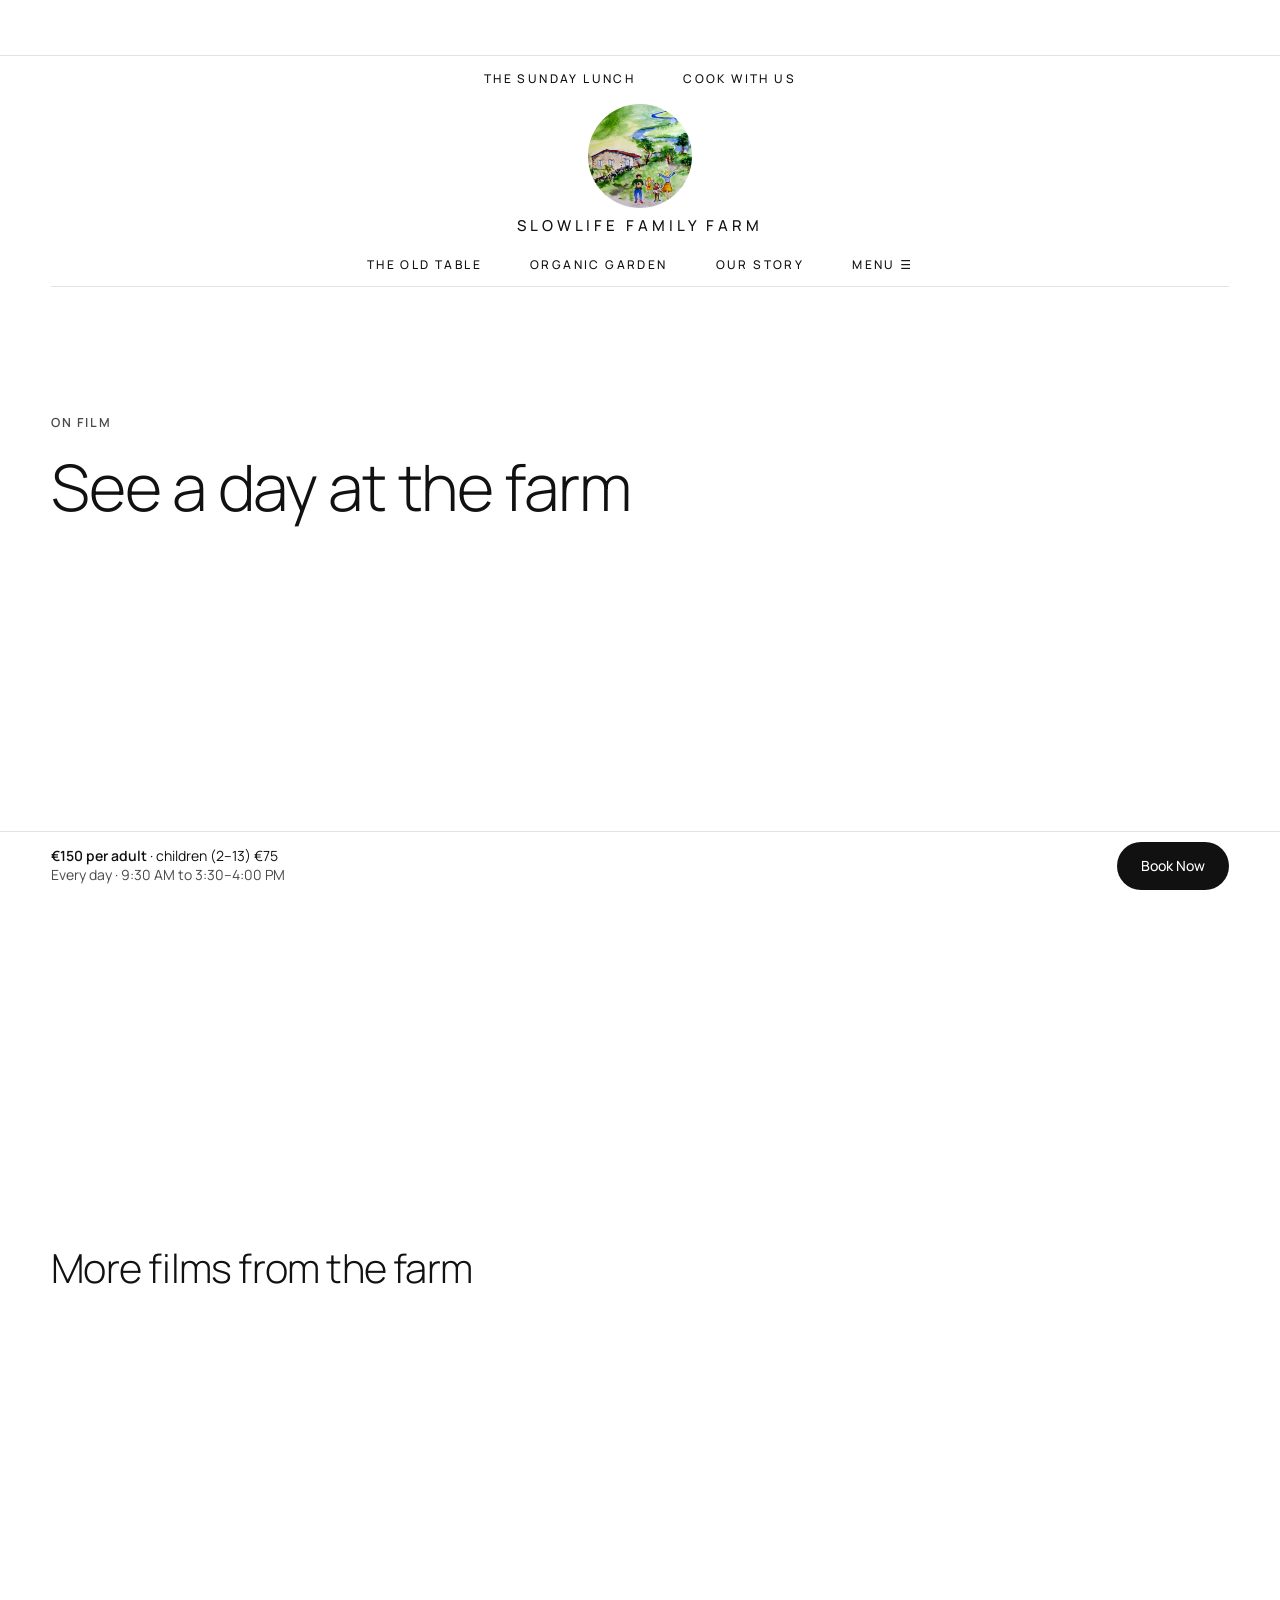
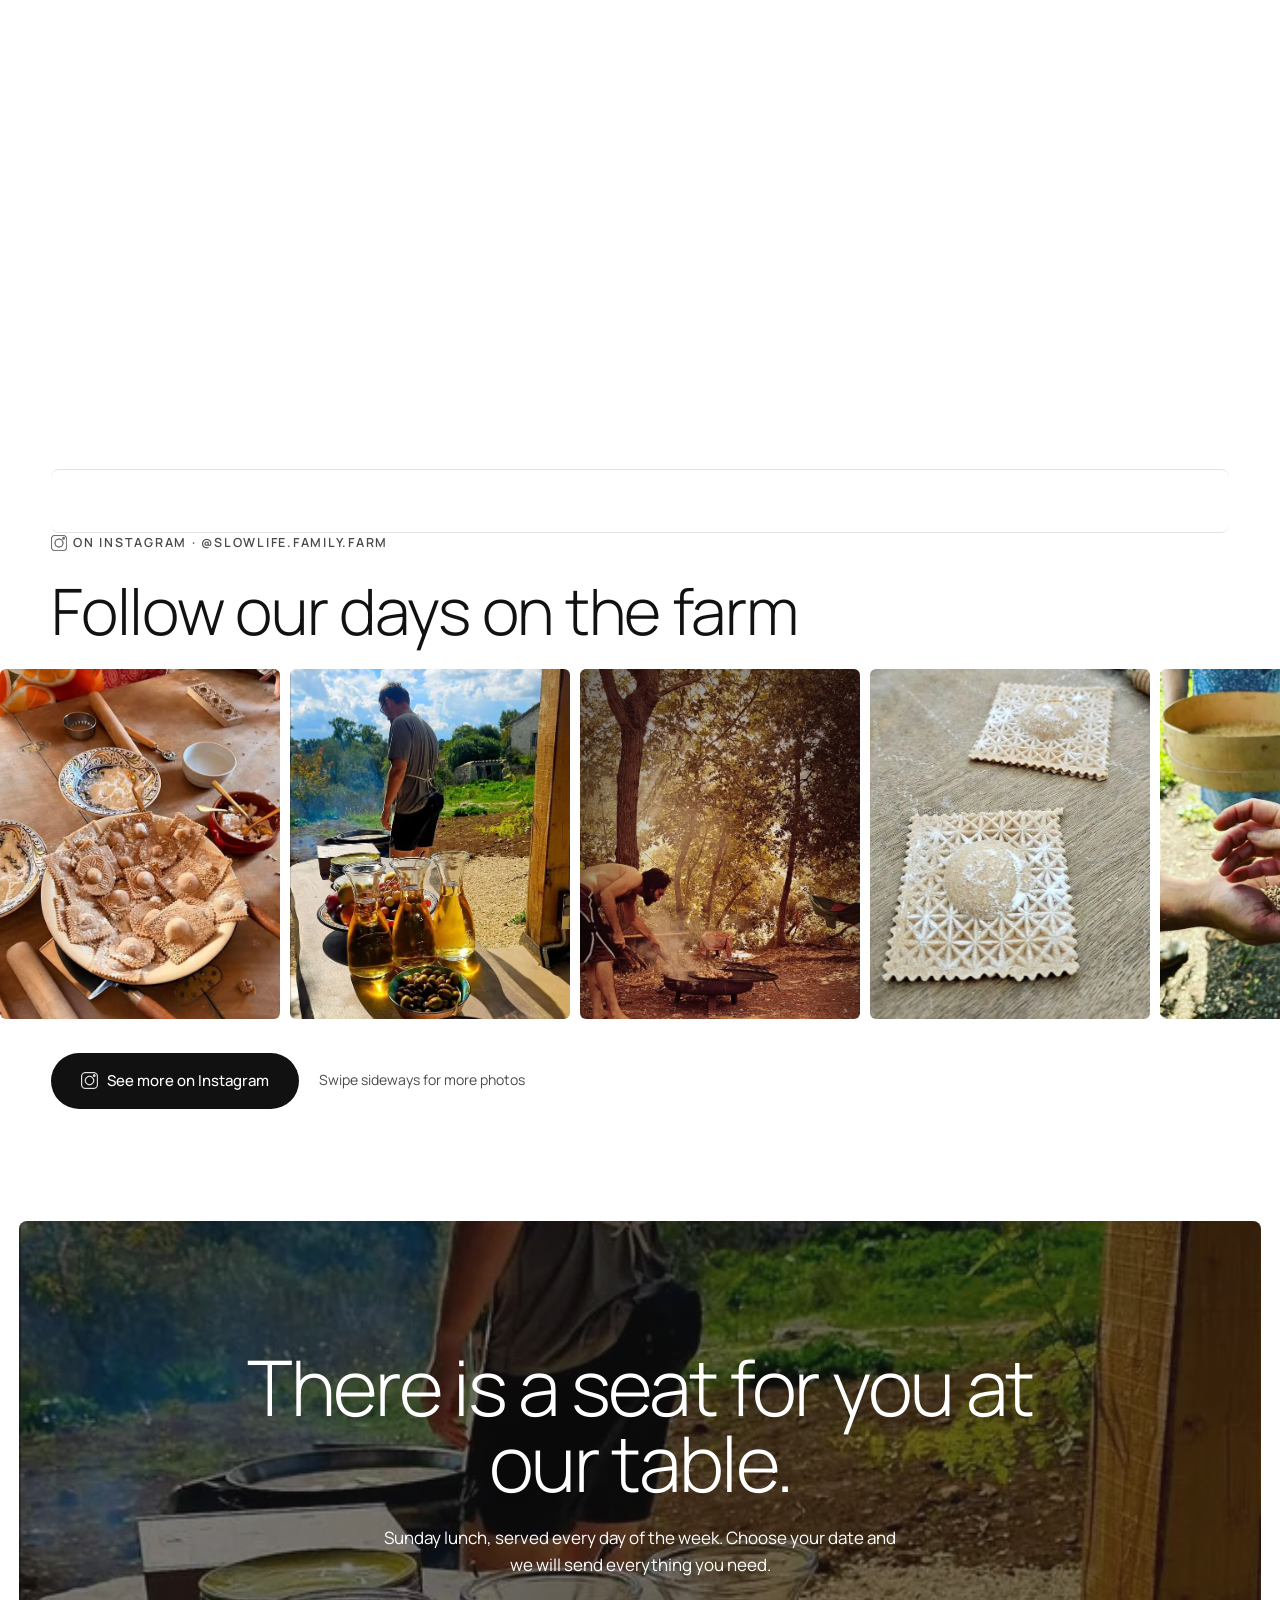
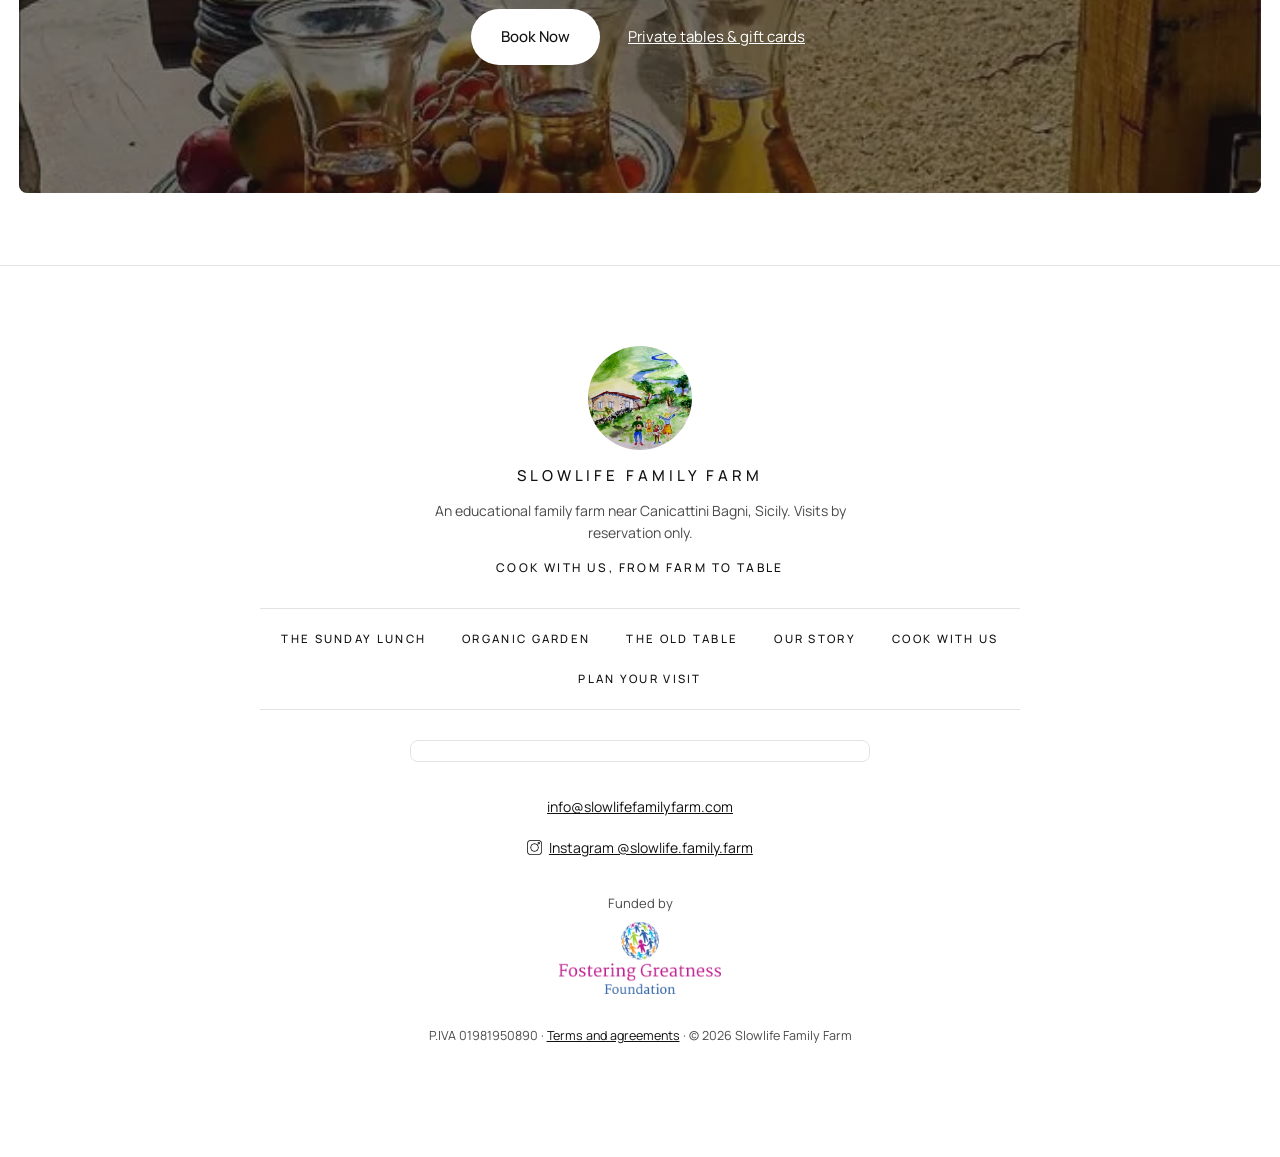
<file: films.html>
<!doctype html>
<html lang="en">
<head>
<meta charset="utf-8">
<meta name="viewport" content="width=device-width, initial-scale=1, viewport-fit=cover">
<title>Films and Photos — Slowlife Family Farm</title>
<meta name="description" content="Watch a day at Slowlife Family Farm in Sicily: films from the garden, the fire and the long table, and photos from our days.">
<meta name="robots" content="noindex, follow">
<link rel="canonical" href="https://www.slowlifefamilyfarm.com/films.html">
<meta property="og:type" content="website">
<meta property="og:site_name" content="Slowlife Family Farm">
<meta property="og:title" content="Films and Photos — Slowlife Family Farm">
<meta property="og:description" content="Watch a day at Slowlife Family Farm in Sicily: films from the garden, the fire and the long table, and photos from our days.">
<meta property="og:url" content="https://www.slowlifefamilyfarm.com/films.html">
<meta property="og:image" content="https://www.slowlifefamilyfarm.com/assets/img/hero-pumpkins.jpg">
<meta name="twitter:card" content="summary_large_image">
<link rel="icon" href="favicon.ico" sizes="any">
<link rel="icon" type="image/png" sizes="32x32" href="assets/img/icon-32.png">
<link rel="apple-touch-icon" href="assets/img/apple-touch-icon.png">
<link rel="manifest" href="site.webmanifest">
<meta name="theme-color" content="#2a4d4c">
<link rel="preconnect" href="https://fonts.googleapis.com">
<link rel="preconnect" href="https://fonts.gstatic.com" crossorigin>
<link rel="stylesheet" href="https://fonts.googleapis.com/css2?family=Manrope:wght@300;400;500;600&display=swap">
<link rel="stylesheet" href="assets/css/site.css?v=227">
</head>
<body>
<a class="skip" href="#main">Skip to content</a>
<div class="top-rating reviews-widget" aria-label="Our Google rating"><script defer async src="https://cdn.trustindex.io/loader.js?8eaac9485c7c974f0126f22058c"></script></div>
<div class="topbar">
<nav class="nav nav-top" aria-label="Main">
<a href="the-sunday-lunch.html">The Sunday Lunch</a>
<a href="cook-with-us.html">Cook With Us</a>
</nav>
<div class="brand-row">
<a class="brand" href="index.html"><img src="assets/img/logo.jpg" alt="" width="76" height="76"><span>Slowlife Family Farm</span></a>
</div>
<nav class="nav nav-low" aria-label="More">
<a href="the-old-table.html">The Old Table</a>
<a href="organic-garden.html"><span class="nav-org">Organic </span>Garden</a>
<a href="our-story.html">Our Story</a>
<button type="button" data-menu-button aria-expanded="false" aria-controls="menu">Menu &#9776;</button>
</nav>
<div class="menu" id="menu" hidden>
<a href="the-sunday-lunch.html#menu-of-the-day">Menu of the Day</a>
<a href="plan-your-visit.html">Plan Your Visit</a>
<a href="plan-your-visit.html#faq">FAQ</a>
<a href="plan-your-visit.html#contact">Contact Us</a>
</div>
</div>

<main id="main">
<section id="film" class="section films">
<div class="eyebrow tight">On film</div>
<h1 class="h-lg">See a day at the farm</h1>
<div class="yt yt-clean" data-yt="OUuOCBf5K-A" data-autoplay-quiet style="--ratio: 16 / 9" role="img" aria-label="The film"><img src="assets/img/film-main.webp" alt="" loading="lazy"><button type="button" class="sound-icon" data-yt-sound aria-label="Sound on or off"><svg viewBox="0 0 24 24" width="20" height="20" aria-hidden="true"><path d="M4 9v6h4l5 4V5L8 9H4z" fill="currentColor"/><path class="waves" d="M16 8.5a5 5 0 0 1 0 7M18.5 6a8.5 8.5 0 0 1 0 12" fill="none" stroke="currentColor" stroke-width="1.8" stroke-linecap="round"/><path class="cross" d="M16.5 9.5l5 5M21.5 9.5l-5 5" fill="none" stroke="currentColor" stroke-width="1.8" stroke-linecap="round"/></svg></button></div>
<h3>More films from the farm</h3>
<div class="swipe">
<div class="yt yt-clean" data-yt="hLHJ4-_57-U" data-autoplay-quiet style="--ratio: 4 / 5" role="img" aria-label="A film from the farm"><img src="assets/img/film-ravioli.webp" alt="" loading="lazy"><button type="button" class="sound-icon" data-yt-sound aria-label="Sound on or off"><svg viewBox="0 0 24 24" width="20" height="20" aria-hidden="true"><path d="M4 9v6h4l5 4V5L8 9H4z" fill="currentColor"/><path class="waves" d="M16 8.5a5 5 0 0 1 0 7M18.5 6a8.5 8.5 0 0 1 0 12" fill="none" stroke="currentColor" stroke-width="1.8" stroke-linecap="round"/><path class="cross" d="M16.5 9.5l5 5M21.5 9.5l-5 5" fill="none" stroke="currentColor" stroke-width="1.8" stroke-linecap="round"/></svg></button></div>
<div class="yt yt-clean" data-yt="mnw_RkqwD-g" data-autoplay-quiet style="--ratio: 4 / 5" role="img" aria-label="A film from the farm"><img src="assets/img/film-basket.webp" alt="" loading="lazy"><button type="button" class="sound-icon" data-yt-sound aria-label="Sound on or off"><svg viewBox="0 0 24 24" width="20" height="20" aria-hidden="true"><path d="M4 9v6h4l5 4V5L8 9H4z" fill="currentColor"/><path class="waves" d="M16 8.5a5 5 0 0 1 0 7M18.5 6a8.5 8.5 0 0 1 0 12" fill="none" stroke="currentColor" stroke-width="1.8" stroke-linecap="round"/><path class="cross" d="M16.5 9.5l5 5M21.5 9.5l-5 5" fill="none" stroke="currentColor" stroke-width="1.8" stroke-linecap="round"/></svg></button></div>
<div class="yt yt-clean" data-yt="gb4m1DmILMU" data-autoplay-quiet style="--ratio: 4 / 5" role="img" aria-label="A film from the farm"><img src="assets/img/film-almonds.webp" alt="" loading="lazy"><button type="button" class="sound-icon" data-yt-sound aria-label="Sound on or off"><svg viewBox="0 0 24 24" width="20" height="20" aria-hidden="true"><path d="M4 9v6h4l5 4V5L8 9H4z" fill="currentColor"/><path class="waves" d="M16 8.5a5 5 0 0 1 0 7M18.5 6a8.5 8.5 0 0 1 0 12" fill="none" stroke="currentColor" stroke-width="1.8" stroke-linecap="round"/><path class="cross" d="M16.5 9.5l5 5M21.5 9.5l-5 5" fill="none" stroke="currentColor" stroke-width="1.8" stroke-linecap="round"/></svg></button></div>
</div>
</section>

<div class="top-rating mid-rating reviews-widget" aria-label="Our Google rating"><script defer async src="https://cdn.trustindex.io/loader.js?8eaac9485c7c974f0126f22058c"></script></div>

<section id="gallery" class="section flush-top gallery">
<div class="eyebrow tight ig-line"><span class="ig" aria-hidden="true"></span>On Instagram · @slowlife.family.farm</div>
<h2 class="h-lg">Follow our days on the farm</h2>
<div class="swipe swipe-photos">
<img src="assets/img/instagram/01.webp" alt="A plate of hand-stamped ravioli among painted bowls of flour" loading="lazy">
<img src="assets/img/instagram/02.webp" alt="Carafes glowing in the sun, olives and fruit on the table, the fire smoking behind" loading="lazy">
<img src="assets/img/instagram/03.webp" alt="Tending the fire under the trees, smoke rising in the light" loading="lazy">
<img src="assets/img/instagram/04.webp" alt="Two ravioli stamped with a star pattern, dusted with flour" loading="lazy">
<img src="assets/img/instagram/05.webp" alt="Wheat passed from one hand to another" loading="lazy">
<img src="assets/img/instagram/06.webp" alt="Fresh flour ready for pasta making" loading="lazy">
<img src="assets/img/instagram/07.webp" alt="A handmade ravioli held in the palm like a sun" loading="lazy">
<img src="assets/img/instagram/08.webp" alt="The open fire under the grill" loading="lazy">
<img src="assets/img/instagram/09.webp" alt="Almonds, river stones and painted bowls on the old table" loading="lazy">
<img src="assets/img/instagram/10.webp" alt="Fresh mozzarella with basil" loading="lazy">
<img src="assets/img/instagram/11.webp" alt="The morning harvest laid out under the canopy" loading="lazy">
<img src="assets/img/instagram/12.webp" alt="Basil picked into a hand-woven basket" loading="lazy">
<img src="assets/img/instagram/13.webp" alt="Cracking almonds with a river stone" loading="lazy">
<img src="assets/img/instagram/14.webp" alt="The outdoor kitchen table, ready for guests" loading="lazy">
<img src="assets/img/instagram/15.webp" alt="Zucchini on the open fire" loading="lazy">
<img src="assets/img/instagram/16.webp" alt="Jessie with a plate of handmade ravioli" loading="lazy">
<img src="assets/img/instagram/17.webp" alt="Hand-painted Sicilian plates on the long table" loading="lazy">
<img src="assets/img/instagram/18.webp" alt="Greens from the garden beside the farmhouse" loading="lazy">
<img src="assets/img/instagram/19.webp" alt="Setting the table with grapes, herbs and olive oil" loading="lazy">
<img src="assets/img/instagram/20.webp" alt="Pumpkins coming in from the garden" loading="lazy">
</div>
<div class="more"><a class="btn" href="https://www.instagram.com/slowlife.family.farm/" target="_blank" rel="noopener"><span class="ig" aria-hidden="true"></span>See more on Instagram</a><span>Swipe sideways for more photos</span></div>
</section>

<section id="reserve" class="closing" style="background-image: linear-gradient(rgba(17,17,17,.55), rgba(17,17,17,.55)), url(assets/img/instagram/02.webp); background-position: center; background-size: cover;">
<h2>There is a seat for you at our table.</h2>
<p>Sunday lunch, served every day of the week. Choose your date and we will send everything you need.</p>
<div class="actions">
<a class="btn light" href="https://assets.ticketinghub.com/checkout/index-d476ba27d4782b9144b124b1d1b2266afed1c59c.html#options=%7B%22context%22%3A%22customer%22%2C%22layout%22%3A%22mobile%22%2C%22landing%22%3A%22calendar%22%2C%22color%22%3A%22%232a4d4c%22%2C%22footer%22%3Atrue%2C%22discounts%22%3Atrue%2C%22subscribe%22%3Atrue%2C%22avs%22%3Afalse%2C%22free%22%3Afalse%2C%22referral-code-param-name%22%3A%22th-reseller-ref%22%2C%22coupon-param-name%22%3A%22th-coupon%22%2C%22fields%22%3A%22name%2Cemail%2Ctelephone%22%2C%22extras-right-after-tickets%22%3Afalse%2C%22ga-enable-debug-mode%22%3Afalse%2C%22fb-pixel-track-purchases%22%3Atrue%2C%22ga-track-purchases%22%3Atrue%2C%22ga-track-pageviews%22%3Atrue%2C%22gift-cards%22%3Atrue%2C%22show-product-description%22%3Afalse%2C%22combination-discounts%22%3Atrue%2C%22show-product-logo%22%3Afalse%2C%22events-show-product-description%22%3Afalse%2C%22display-currency-as-symbol%22%3Afalse%2C%22extra-tickets%22%3Afalse%2C%22queueit%22%3Afalse%2C%22read-only-api%22%3Afalse%2C%22hide-option-prices%22%3Afalse%2C%22event-period%22%3A%227%22%2C%22events-view-mode%22%3A%22multi-day%22%2C%22collect-voucher-recipient-info%22%3Atrue%2C%22button-label%22%3A%22BOOK%20NOW%22%2C%22social-sharing%22%3Afalse%2C%22book-more%22%3Afalse%2C%22book-more-if-tickets-limit-reached%22%3Afalse%2C%22channel%22%3A%22b01bad70-8140-4362-9f7a-c4127d3bfd86%22%2C%22name%22%3A%22From%20Gardent%20to%20Table%22%2C%22products_enabled%22%3Atrue%2C%22products%22%3A%224c8516e8-7212-4cbf-bc1c-99860af0f1f4%22%2C%22referrer%22%3A%22https%3A%2F%2Fslowlifefamilyfarm.com%2F%22%2C%22widget%22%3A%226186dd7d-ba5c-4924-8d01-0d116569f255%22%2C%22referral-code%22%3Anull%2C%22origin%22%3A%22https%3A%2F%2Fslowlifefamilyfarm.com%22%2C%22parentWidth%22%3A360%7D" target="_blank" rel="noopener">Book Now</a>
<a href="plan-your-visit.html#contact">Private tables &amp; gift cards</a>
</div>
</section>
</main>

<footer class="footer footer-c">
<img class="logo" src="assets/img/logo.jpg" alt="Slowlife Family Farm logo: a watercolor of the family, the farmhouse and the river" loading="lazy">
<div class="name">Slowlife Family Farm</div>
<p class="about">An educational family farm near Canicattini Bagni, Sicily. Visits by reservation only.</p>
<p class="footer-tag">Cook with us, from farm to table</p>
<nav class="footer-nav" aria-label="Footer">
<a href="the-sunday-lunch.html">The Sunday Lunch</a>
<a href="organic-garden.html">Organic Garden</a>
<a href="the-old-table.html">The Old Table</a>
<a href="our-story.html">Our Story</a>
<a href="cook-with-us.html">Cook With Us</a>
<a href="plan-your-visit.html">Plan Your Visit</a>
</nav>
<div class="reviews-widget reviews-badge" aria-label="Our Google rating"><script defer async src="https://cdn.trustindex.io/loader.js?bd288da85d37973eb2764b27e59"></script></div>
<div class="footer-contact">
<a href="mailto:info@slowlifefamilyfarm.com">info@slowlifefamilyfarm.com</a>
<a href="https://www.instagram.com/slowlife.family.farm/" target="_blank" rel="noopener" class="ig-foot"><span class="ig" aria-hidden="true"></span>Instagram @slowlife.family.farm</a>
</div>
<div class="funded"><span>Funded by</span><img src="assets/img/fostering-greatness.png" alt="Fostering Greatness Foundation" loading="lazy"></div>
<div class="legal">P.IVA 01981950890 · <a href="terms.html">Terms and agreements</a> · © 2026 Slowlife Family Farm</div>
</footer>

<div class="bookbar">
<div class="info"><strong>€150 per adult</strong> · children (2–13) €75<br><span>Every day · 9:30 AM to 3:30–4:00 PM</span></div>
<a class="btn" href="https://assets.ticketinghub.com/checkout/index-d476ba27d4782b9144b124b1d1b2266afed1c59c.html#options=%7B%22context%22%3A%22customer%22%2C%22layout%22%3A%22mobile%22%2C%22landing%22%3A%22calendar%22%2C%22color%22%3A%22%232a4d4c%22%2C%22footer%22%3Atrue%2C%22discounts%22%3Atrue%2C%22subscribe%22%3Atrue%2C%22avs%22%3Afalse%2C%22free%22%3Afalse%2C%22referral-code-param-name%22%3A%22th-reseller-ref%22%2C%22coupon-param-name%22%3A%22th-coupon%22%2C%22fields%22%3A%22name%2Cemail%2Ctelephone%22%2C%22extras-right-after-tickets%22%3Afalse%2C%22ga-enable-debug-mode%22%3Afalse%2C%22fb-pixel-track-purchases%22%3Atrue%2C%22ga-track-purchases%22%3Atrue%2C%22ga-track-pageviews%22%3Atrue%2C%22gift-cards%22%3Atrue%2C%22show-product-description%22%3Afalse%2C%22combination-discounts%22%3Atrue%2C%22show-product-logo%22%3Afalse%2C%22events-show-product-description%22%3Afalse%2C%22display-currency-as-symbol%22%3Afalse%2C%22extra-tickets%22%3Afalse%2C%22queueit%22%3Afalse%2C%22read-only-api%22%3Afalse%2C%22hide-option-prices%22%3Afalse%2C%22event-period%22%3A%227%22%2C%22events-view-mode%22%3A%22multi-day%22%2C%22collect-voucher-recipient-info%22%3Atrue%2C%22button-label%22%3A%22BOOK%20NOW%22%2C%22social-sharing%22%3Afalse%2C%22book-more%22%3Afalse%2C%22book-more-if-tickets-limit-reached%22%3Afalse%2C%22channel%22%3A%22b01bad70-8140-4362-9f7a-c4127d3bfd86%22%2C%22name%22%3A%22From%20Gardent%20to%20Table%22%2C%22products_enabled%22%3Atrue%2C%22products%22%3A%224c8516e8-7212-4cbf-bc1c-99860af0f1f4%22%2C%22referrer%22%3A%22https%3A%2F%2Fslowlifefamilyfarm.com%2F%22%2C%22widget%22%3A%226186dd7d-ba5c-4924-8d01-0d116569f255%22%2C%22referral-code%22%3Anull%2C%22origin%22%3A%22https%3A%2F%2Fslowlifefamilyfarm.com%22%2C%22parentWidth%22%3A360%7D" target="_blank" rel="noopener">Book Now</a>
</div>
<script src="assets/js/site.js?v=227" defer></script>
</body>
</html>
</file>
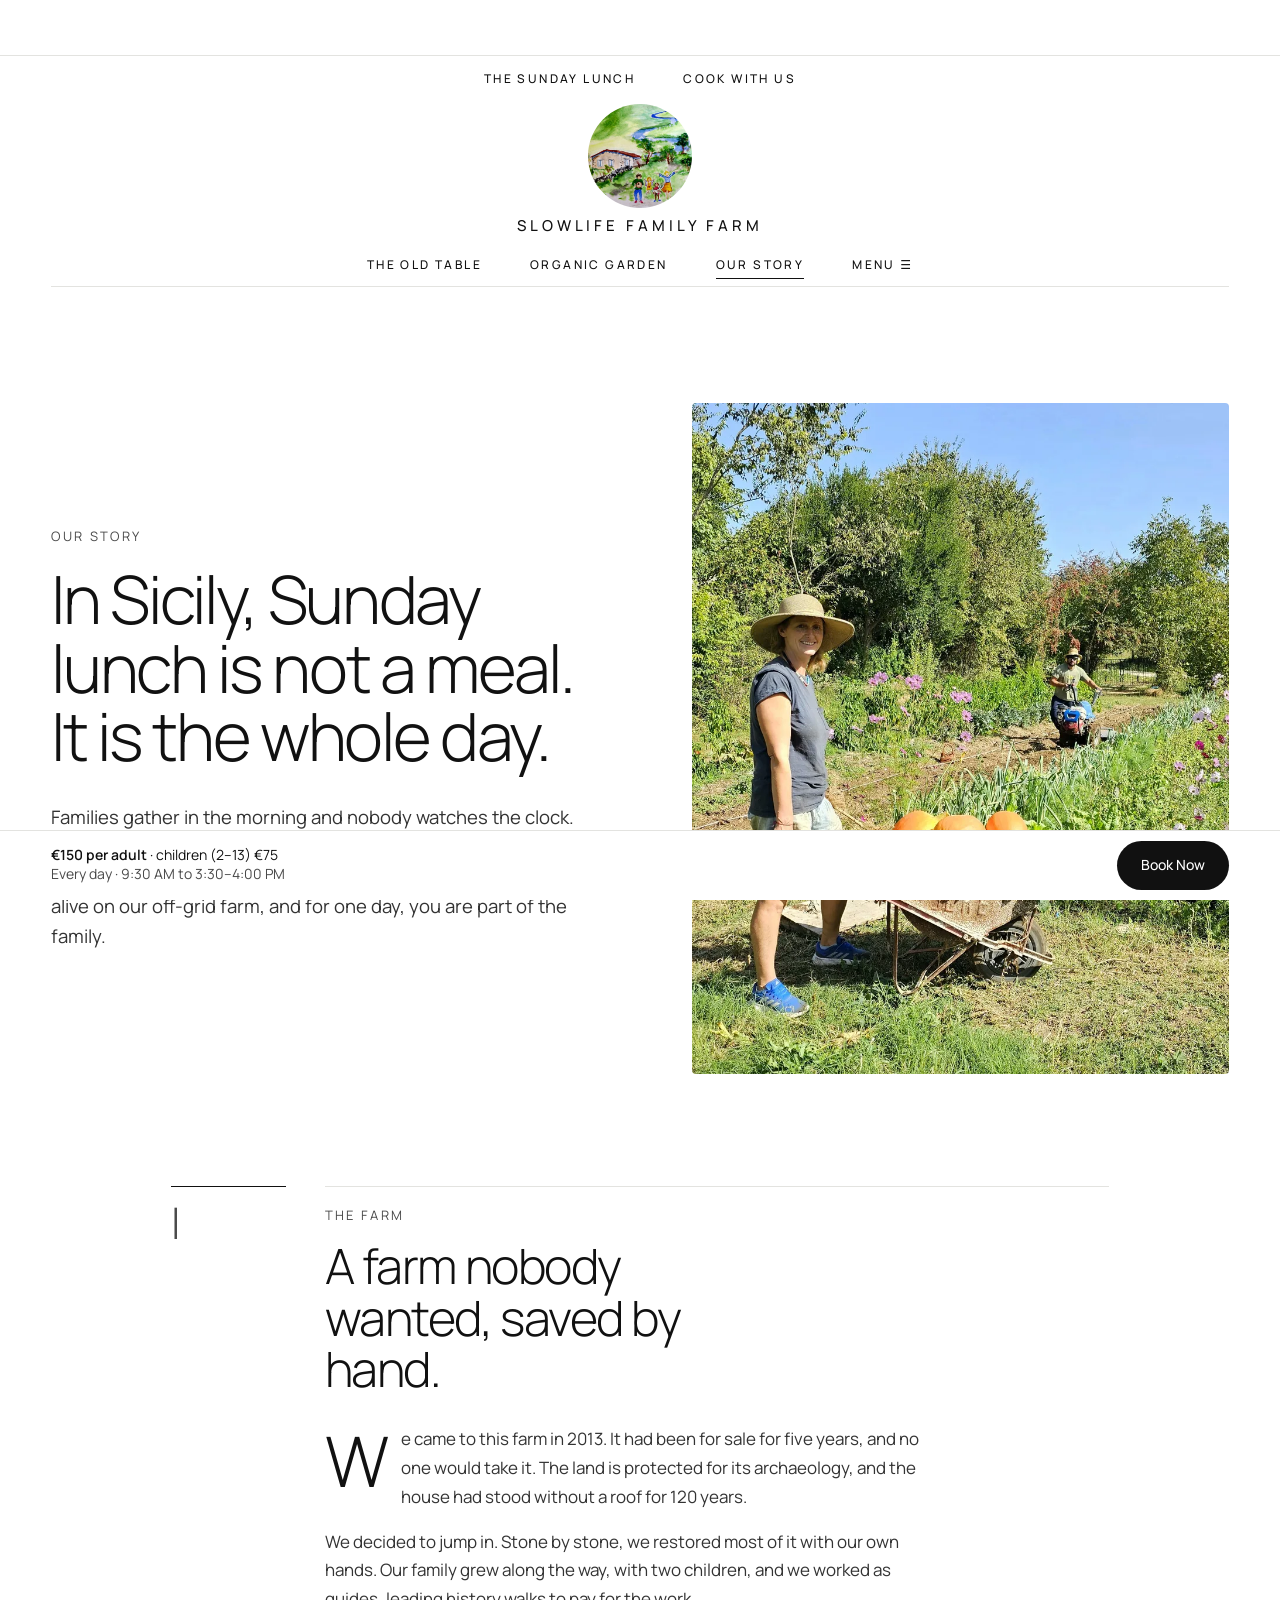
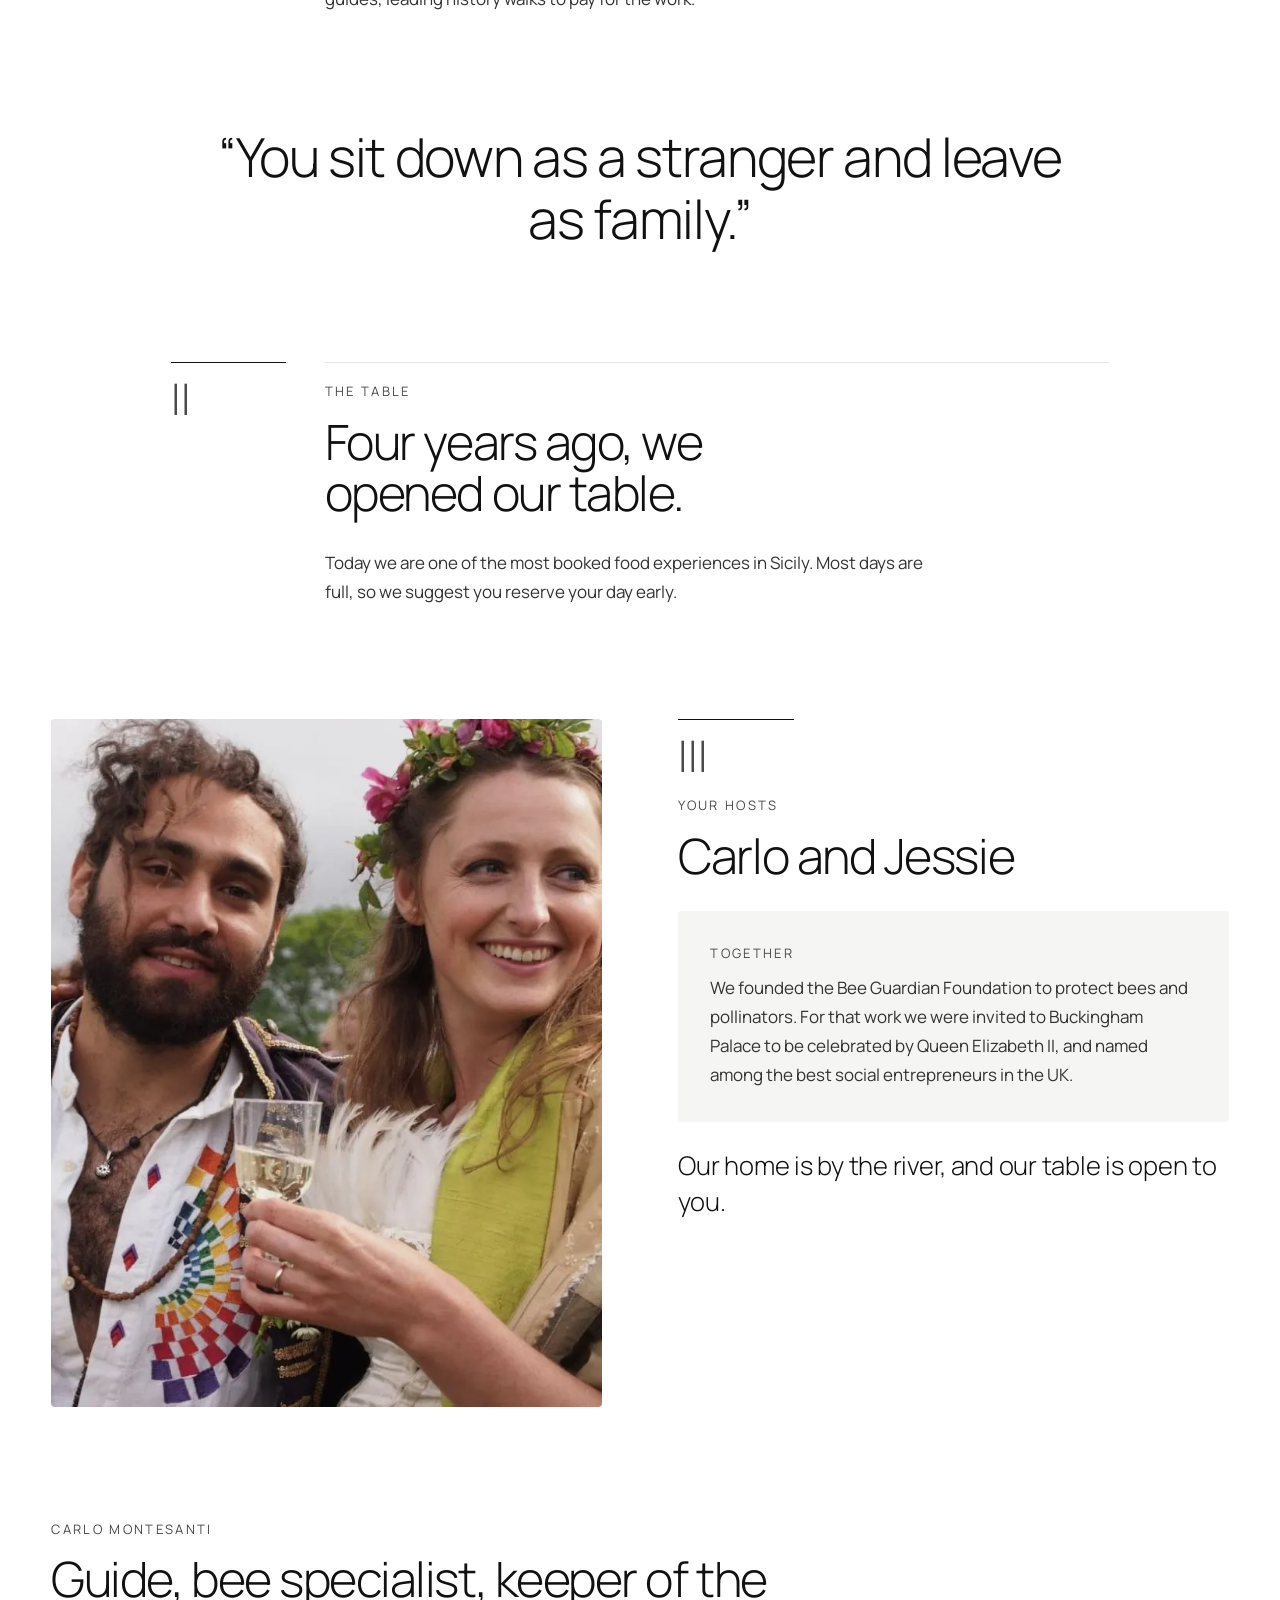
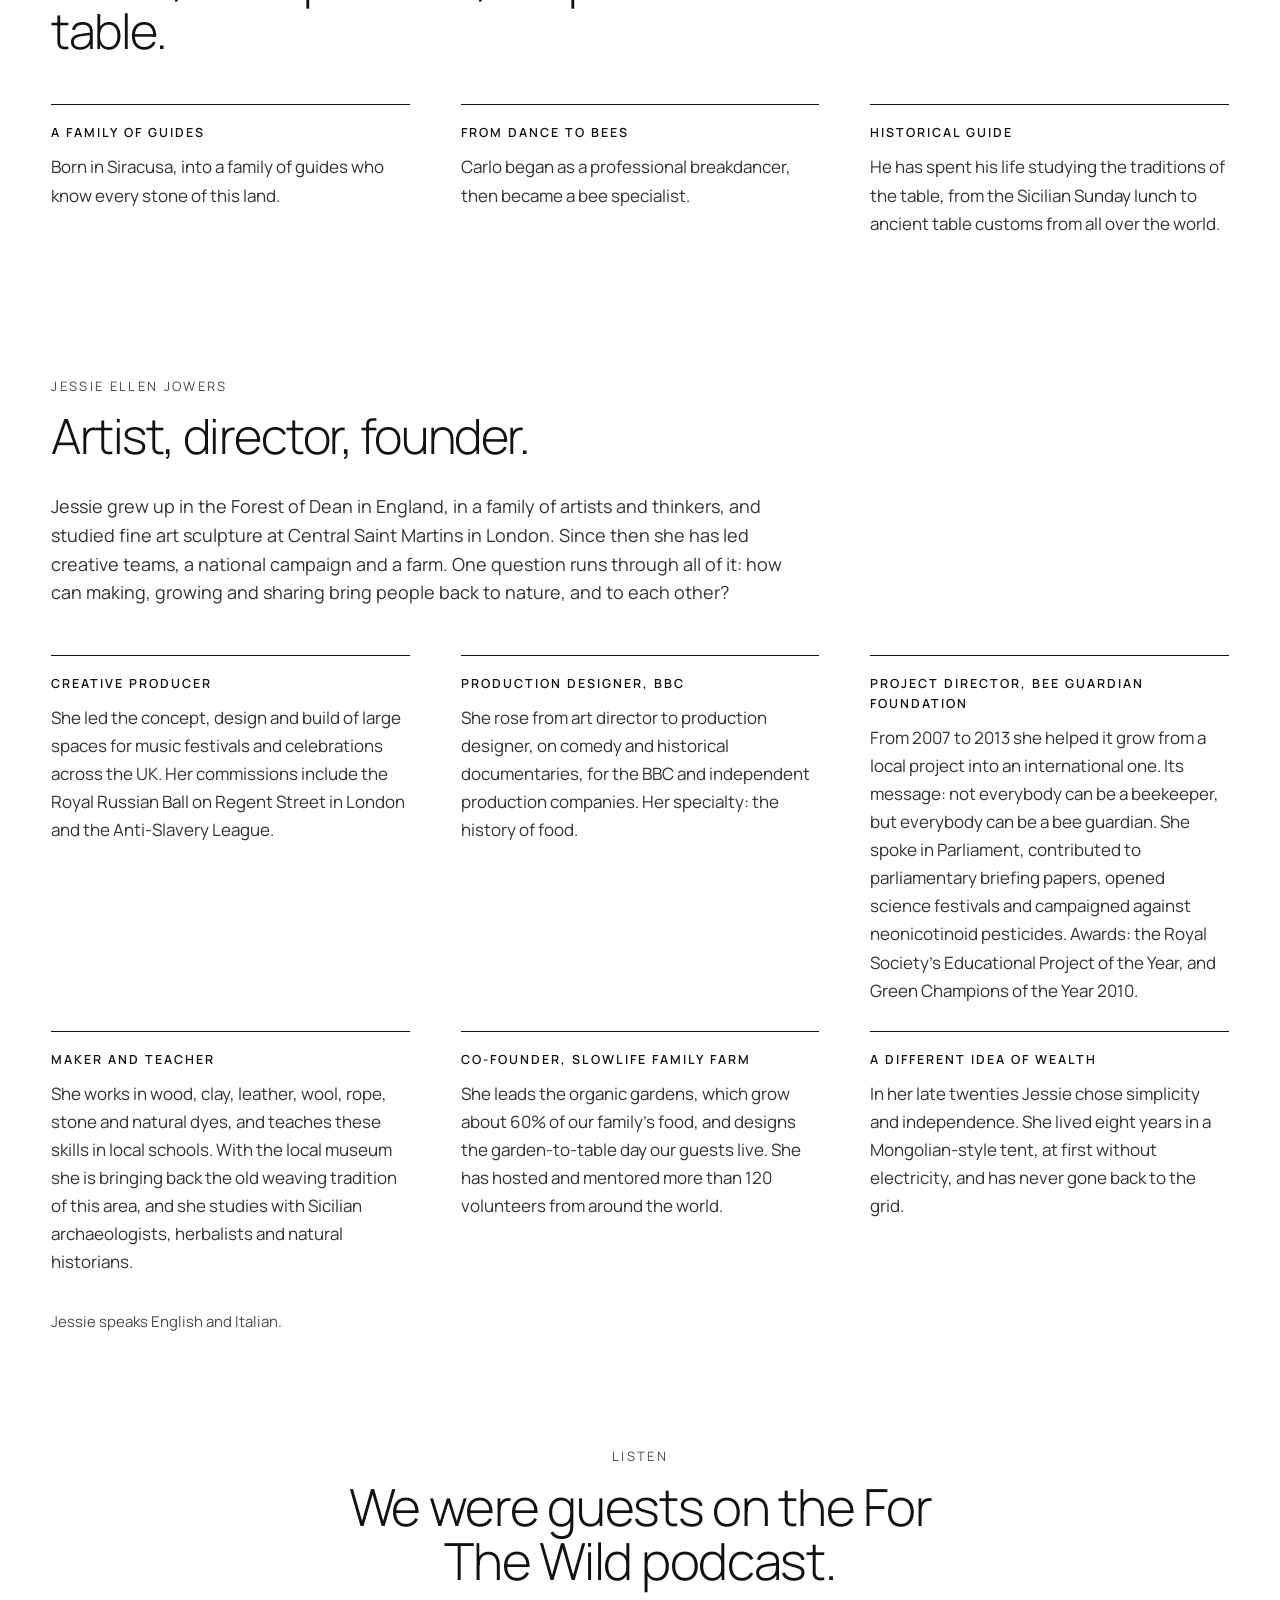
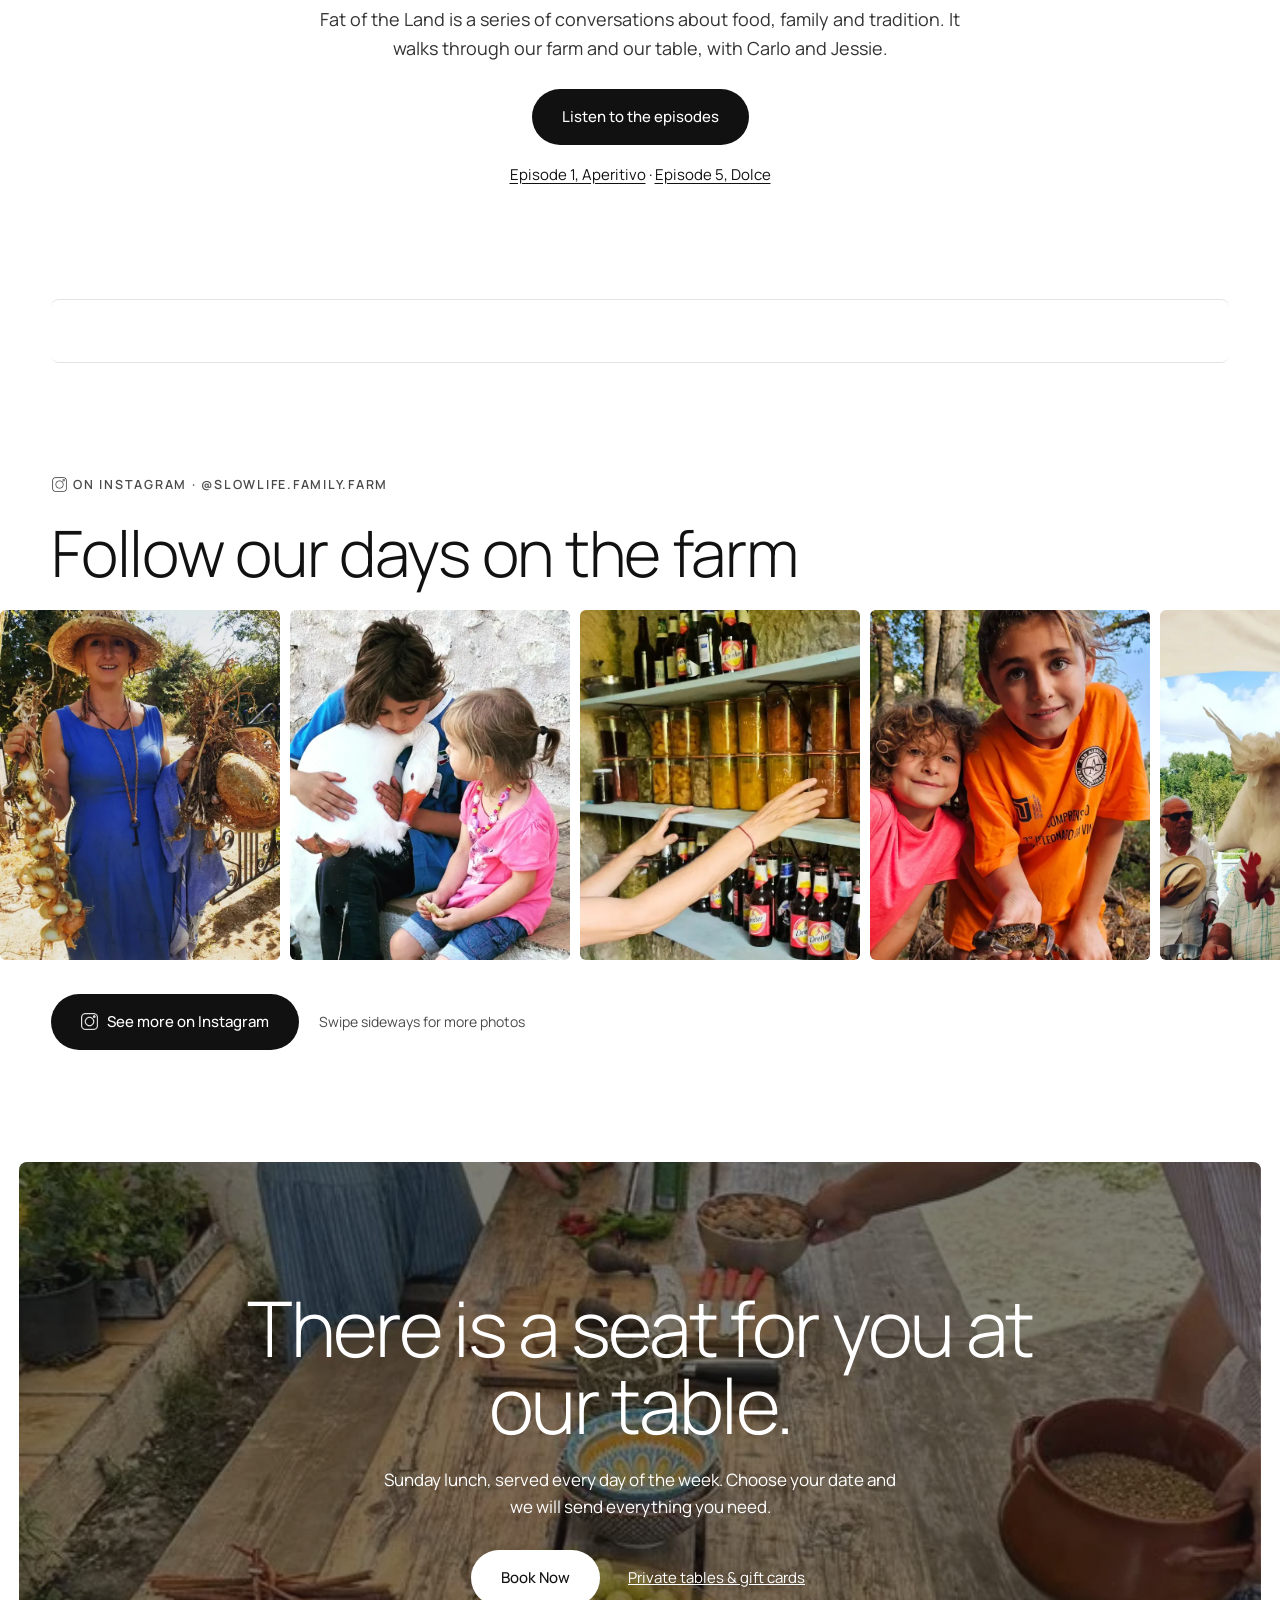
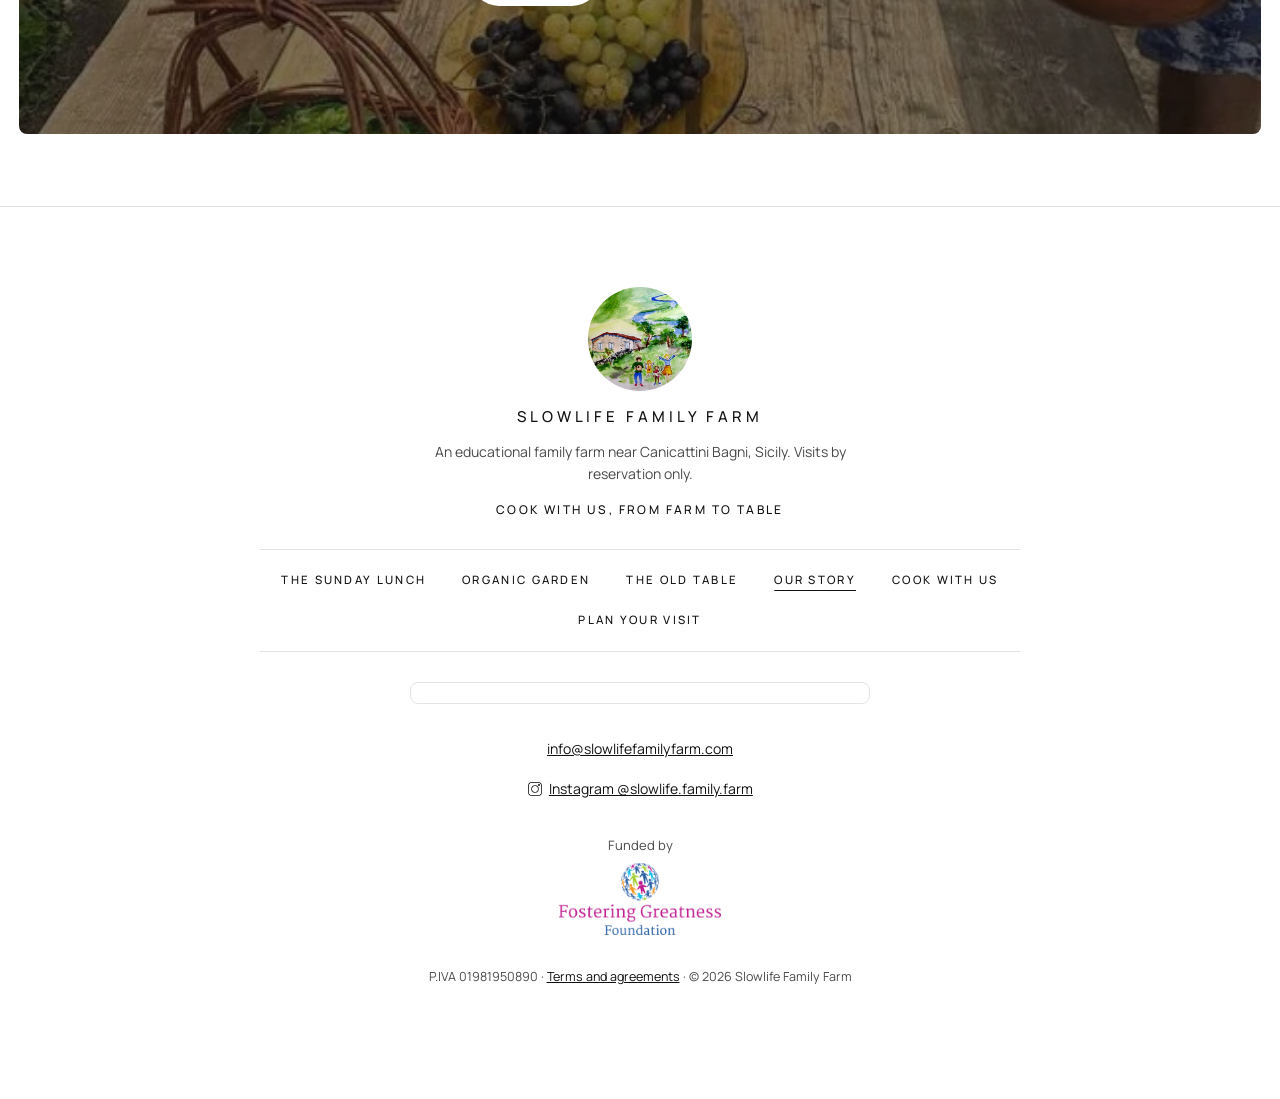
<file: our-story.html>
<!doctype html>
<html lang="en">
<head>
<meta charset="utf-8">
<meta name="viewport" content="width=device-width, initial-scale=1, viewport-fit=cover">
<title>Our Story — Slowlife Family Farm</title>
<meta name="description" content="The tradition of the Sicilian Sunday lunch, served every day of the week, and your hosts Carlo and Jessie at Slowlife Family Farm.">
<link rel="canonical" href="https://www.slowlifefamilyfarm.com/our-story.html">
<meta property="og:type" content="website">
<meta property="og:site_name" content="Slowlife Family Farm">
<meta property="og:title" content="Our Story — Slowlife Family Farm">
<meta property="og:description" content="The tradition of the Sicilian Sunday lunch, served every day of the week, and your hosts Carlo and Jessie at Slowlife Family Farm.">
<meta property="og:url" content="https://www.slowlifefamilyfarm.com/our-story.html">
<meta property="og:image" content="https://www.slowlifefamilyfarm.com/assets/img/hero-pumpkins.jpg">
<meta name="twitter:card" content="summary_large_image">
<link rel="icon" href="favicon.ico" sizes="any">
<link rel="icon" type="image/png" sizes="32x32" href="assets/img/icon-32.png">
<link rel="apple-touch-icon" href="assets/img/apple-touch-icon.png">
<link rel="manifest" href="site.webmanifest">
<meta name="theme-color" content="#2a4d4c">
<link rel="preconnect" href="https://fonts.googleapis.com">
<link rel="preconnect" href="https://fonts.gstatic.com" crossorigin>
<link rel="stylesheet" href="https://fonts.googleapis.com/css2?family=Manrope:wght@300;400;500;600&display=swap">
<link rel="stylesheet" href="assets/css/site.css?v=227">
<script type="application/ld+json">[{"@context": "https://schema.org", "@type": "BreadcrumbList", "itemListElement": [{"@type": "ListItem", "position": 1, "name": "Slowlife Family Farm", "item": "https://www.slowlifefamilyfarm.com/"}, {"@type": "ListItem", "position": 2, "name": "Our Story", "item": "https://www.slowlifefamilyfarm.com/our-story.html"}]}]</script>
</head>
<body>
<a class="skip" href="#main">Skip to content</a>
<div class="top-rating reviews-widget" aria-label="Our Google rating"><script defer async src="https://cdn.trustindex.io/loader.js?8eaac9485c7c974f0126f22058c"></script></div>
<div class="topbar">
<nav class="nav nav-top" aria-label="Main">
<a href="the-sunday-lunch.html">The Sunday Lunch</a>
<a href="cook-with-us.html">Cook With Us</a>
</nav>
<div class="brand-row">
<a class="brand" href="index.html"><img src="assets/img/logo.jpg" alt="" width="76" height="76"><span>Slowlife Family Farm</span></a>
</div>
<nav class="nav nav-low" aria-label="More">
<a href="the-old-table.html">The Old Table</a>
<a href="organic-garden.html"><span class="nav-org">Organic </span>Garden</a>
<a href="our-story.html">Our Story</a>
<button type="button" data-menu-button aria-expanded="false" aria-controls="menu">Menu &#9776;</button>
</nav>
<div class="menu" id="menu" hidden>
<a href="the-sunday-lunch.html#menu-of-the-day">Menu of the Day</a>
<a href="plan-your-visit.html">Plan Your Visit</a>
<a href="plan-your-visit.html#faq">FAQ</a>
<a href="plan-your-visit.html#contact">Contact Us</a>
</div>
</div>

<main id="main">
<section class="os-open" id="tradition">
<div class="os-open-text">
<div class="eyebrow">Our story</div>
<h1>In Sicily, Sunday lunch is not a meal. It is the whole day.</h1>
<p class="os-stand">Families gather in the morning and nobody watches the clock. Someone picks, someone stirs, someone pours. By the time the table is laid, strangers feel like cousins. We keep that tradition alive on our off-grid farm, and for one day, you are part of the family.</p>
</div>
<figure class="os-open-photo"><img src="assets/img/story-pumpkins.webp" alt="A pumpkin harvest wheeled through the organic garden on a sunny autumn morning" width="960" height="1146" fetchpriority="high"></figure>
</section>

<section class="os-chapter" id="history">
<div class="os-num">I</div>
<div class="os-body">
<div class="eyebrow">The farm</div>
<h2>A farm nobody wanted, saved by hand.</h2>
<p class="os-drop">We came to this farm in 2013. It had been for sale for five years, and no one would take it. The land is protected for its archaeology, and the house had stood without a roof for 120 years.</p>
<p>We decided to jump in. Stone by stone, we restored most of it with our own hands. Our family grew along the way, with two children, and we worked as guides, leading history walks to pay for the work.</p>
</div>
</section>

<blockquote class="os-quote"><p>“You sit down as a stranger and leave as family.”</p></blockquote>

<section class="os-chapter" id="today">
<div class="os-num">II</div>
<div class="os-body">
<div class="eyebrow">The table</div>
<h2>Four years ago, we opened our table.</h2>
<p>Today we are one of the most booked food experiences in Sicily. Most days are full, so we suggest you reserve your day early.</p>
</div>
</section>

<section class="os-hosts" id="story">
<figure class="os-hosts-photo"><img src="assets/img/carlo-and-jessie.webp" alt="Carlo and Jessie smiling together, Jessie wearing a crown of flowers" width="985" height="884" loading="lazy"></figure>
<div class="os-hosts-text">
<div class="os-num">III</div>
<div class="eyebrow">Your hosts</div>
<h2>Carlo and Jessie</h2>
<div class="os-honor">
<div class="eyebrow">Together</div>
<p>We founded the Bee Guardian Foundation to protect bees and pollinators. For that work we were invited to Buckingham Palace to be celebrated by Queen Elizabeth II, and named among the best social entrepreneurs in the UK.</p>
</div>
<p class="os-sign">Our home is by the river, and our table is open to you.</p>
</div>
</section>

<section class="os-cv" id="carlo">
<div class="os-cv-head">
<div class="eyebrow">Carlo Montesanti</div>
<h2>Guide, bee specialist, keeper of the table.</h2>
</div>
<div class="os-cv-grid">
<div><h3>A family of guides</h3><p>Born in Siracusa, into a family of guides who know every stone of this land.</p></div>
<div><h3>From dance to bees</h3><p>Carlo began as a professional breakdancer, then became a bee specialist.</p></div>
<div><h3>Historical guide</h3><p>He has spent his life studying the traditions of the table, from the Sicilian Sunday lunch to ancient table customs from all over the world.</p></div>
</div>
</section>

<section class="os-cv" id="jessie">
<div class="os-cv-head">
<div class="eyebrow">Jessie Ellen Jowers</div>
<h2>Artist, director, founder.</h2>
<p class="lead">Jessie grew up in the Forest of Dean in England, in a family of artists and thinkers, and studied fine art sculpture at Central Saint Martins in London. Since then she has led creative teams, a national campaign and a farm. One question runs through all of it: how can making, growing and sharing bring people back to nature, and to each other?</p>
</div>
<div class="os-cv-grid">
<div><h3>Creative producer</h3><p>She led the concept, design and build of large spaces for music festivals and celebrations across the UK. Her commissions include the Royal Russian Ball on Regent Street in London and the Anti-Slavery League.</p></div>
<div><h3>Production designer, BBC</h3><p>She rose from art director to production designer, on comedy and historical documentaries, for the BBC and independent production companies. Her specialty: the history of food.</p></div>
<div><h3>Project director, Bee Guardian Foundation</h3><p>From 2007 to 2013 she helped it grow from a local project into an international one. Its message: not everybody can be a beekeeper, but everybody can be a bee guardian. She spoke in Parliament, contributed to parliamentary briefing papers, opened science festivals and campaigned against neonicotinoid pesticides. Awards: the Royal Society’s Educational Project of the Year, and Green Champions of the Year 2010.</p></div>
<div><h3>Maker and teacher</h3><p>She works in wood, clay, leather, wool, rope, stone and natural dyes, and teaches these skills in local schools. With the local museum she is bringing back the old weaving tradition of this area, and she studies with Sicilian archaeologists, herbalists and natural historians.</p></div>
<div><h3>Co-founder, Slowlife Family Farm</h3><p>She leads the organic gardens, which grow about 60% of our family’s food, and designs the garden-to-table day our guests live. She has hosted and mentored more than 120 volunteers from around the world.</p></div>
<div><h3>A different idea of wealth</h3><p>In her late twenties Jessie chose simplicity and independence. She lived eight years in a Mongolian-style tent, at first without electricity, and has never gone back to the grid.</p></div>
</div>
<p class="os-cv-foot">Jessie speaks English and Italian.</p>
</section>

<section class="os-podcast" id="podcast">
<div class="eyebrow">Listen</div>
<h2 class="h-md">We were guests on the For The Wild podcast.</h2>
<p class="lead">Fat of the Land is a series of conversations about food, family and tradition. It walks through our farm and our table, with Carlo and Jessie.</p>
<a class="btn" href="https://forthewild.world/listen/category/Fat%20of%20The%20Land" target="_blank" rel="noopener">Listen to the episodes</a>
<p class="os-podcast-eps"><a href="https://forthewild.world/listen/fat-of-the-land-1" target="_blank" rel="noopener">Episode 1, Aperitivo</a><span aria-hidden="true"> · </span><a href="https://forthewild.world/listen/fat-of-the-land-5" target="_blank" rel="noopener">Episode 5, Dolce</a></p>
</section>

<div class="top-rating mid-rating reviews-widget" aria-label="Our Google rating"><script defer async src="https://cdn.trustindex.io/loader.js?8eaac9485c7c974f0126f22058c"></script></div>

<section id="gallery" class="section gallery">
<div class="eyebrow tight ig-line"><span class="ig" aria-hidden="true"></span>On Instagram · @slowlife.family.farm</div>
<h2 class="h-lg">Follow our days on the farm</h2>
<div class="swipe swipe-photos">
<img src="assets/img/instagram/51.webp" alt="Jessie in a blue dress with braided garlic and a straw hat" loading="lazy">
<img src="assets/img/instagram/53.webp" alt="Children hugging the farm goose" loading="lazy">
<img src="assets/img/instagram/52.webp" alt="Jessie among the preserves in the cellar" loading="lazy">
<img src="assets/img/instagram/54.webp" alt="Two children showing what they found in the garden" loading="lazy">
<img src="assets/img/instagram/55.webp" alt="The white rooster, held up high" loading="lazy">
<img src="assets/img/instagram/56.webp" alt="A child with a basket of tomatoes" loading="lazy">
<img src="assets/img/instagram/59.webp" alt="A butterfly resting on a hand" loading="lazy">
<img src="assets/img/instagram/57.webp" alt="A child hiding behind a big onion" loading="lazy">
<img src="assets/img/instagram/58.webp" alt="A child beside wild mushrooms on a tree" loading="lazy">
</div>
<div class="more"><a class="btn" href="https://www.instagram.com/slowlife.family.farm/" target="_blank" rel="noopener"><span class="ig" aria-hidden="true"></span>See more on Instagram</a><span>Swipe sideways for more photos</span></div>
</section>

<section id="reserve" class="closing" style="background-image: linear-gradient(rgba(17,17,17,.55), rgba(17,17,17,.55)), url(assets/img/instagram/19.webp); background-position: center; background-size: cover;">
<h2>There is a seat for you at our table.</h2>
<p>Sunday lunch, served every day of the week. Choose your date and we will send everything you need.</p>
<div class="actions">
<a class="btn light" href="https://assets.ticketinghub.com/checkout/index-d476ba27d4782b9144b124b1d1b2266afed1c59c.html#options=%7B%22context%22%3A%22customer%22%2C%22layout%22%3A%22mobile%22%2C%22landing%22%3A%22calendar%22%2C%22color%22%3A%22%232a4d4c%22%2C%22footer%22%3Atrue%2C%22discounts%22%3Atrue%2C%22subscribe%22%3Atrue%2C%22avs%22%3Afalse%2C%22free%22%3Afalse%2C%22referral-code-param-name%22%3A%22th-reseller-ref%22%2C%22coupon-param-name%22%3A%22th-coupon%22%2C%22fields%22%3A%22name%2Cemail%2Ctelephone%22%2C%22extras-right-after-tickets%22%3Afalse%2C%22ga-enable-debug-mode%22%3Afalse%2C%22fb-pixel-track-purchases%22%3Atrue%2C%22ga-track-purchases%22%3Atrue%2C%22ga-track-pageviews%22%3Atrue%2C%22gift-cards%22%3Atrue%2C%22show-product-description%22%3Afalse%2C%22combination-discounts%22%3Atrue%2C%22show-product-logo%22%3Afalse%2C%22events-show-product-description%22%3Afalse%2C%22display-currency-as-symbol%22%3Afalse%2C%22extra-tickets%22%3Afalse%2C%22queueit%22%3Afalse%2C%22read-only-api%22%3Afalse%2C%22hide-option-prices%22%3Afalse%2C%22event-period%22%3A%227%22%2C%22events-view-mode%22%3A%22multi-day%22%2C%22collect-voucher-recipient-info%22%3Atrue%2C%22button-label%22%3A%22BOOK%20NOW%22%2C%22social-sharing%22%3Afalse%2C%22book-more%22%3Afalse%2C%22book-more-if-tickets-limit-reached%22%3Afalse%2C%22channel%22%3A%22b01bad70-8140-4362-9f7a-c4127d3bfd86%22%2C%22name%22%3A%22From%20Gardent%20to%20Table%22%2C%22products_enabled%22%3Atrue%2C%22products%22%3A%224c8516e8-7212-4cbf-bc1c-99860af0f1f4%22%2C%22referrer%22%3A%22https%3A%2F%2Fslowlifefamilyfarm.com%2F%22%2C%22widget%22%3A%226186dd7d-ba5c-4924-8d01-0d116569f255%22%2C%22referral-code%22%3Anull%2C%22origin%22%3A%22https%3A%2F%2Fslowlifefamilyfarm.com%22%2C%22parentWidth%22%3A360%7D" target="_blank" rel="noopener">Book Now</a>
<a href="plan-your-visit.html#contact">Private tables &amp; gift cards</a>
</div>
</section>
</main>

<footer class="footer footer-c">
<img class="logo" src="assets/img/logo.jpg" alt="Slowlife Family Farm logo: a watercolor of the family, the farmhouse and the river" loading="lazy">
<div class="name">Slowlife Family Farm</div>
<p class="about">An educational family farm near Canicattini Bagni, Sicily. Visits by reservation only.</p>
<p class="footer-tag">Cook with us, from farm to table</p>
<nav class="footer-nav" aria-label="Footer">
<a href="the-sunday-lunch.html">The Sunday Lunch</a>
<a href="organic-garden.html">Organic Garden</a>
<a href="the-old-table.html">The Old Table</a>
<a href="our-story.html">Our Story</a>
<a href="cook-with-us.html">Cook With Us</a>
<a href="plan-your-visit.html">Plan Your Visit</a>
</nav>
<div class="reviews-widget reviews-badge" aria-label="Our Google rating"><script defer async src="https://cdn.trustindex.io/loader.js?bd288da85d37973eb2764b27e59"></script></div>
<div class="footer-contact">
<a href="mailto:info@slowlifefamilyfarm.com">info@slowlifefamilyfarm.com</a>
<a href="https://www.instagram.com/slowlife.family.farm/" target="_blank" rel="noopener" class="ig-foot"><span class="ig" aria-hidden="true"></span>Instagram @slowlife.family.farm</a>
</div>
<div class="funded"><span>Funded by</span><img src="assets/img/fostering-greatness.png" alt="Fostering Greatness Foundation" loading="lazy"></div>
<div class="legal">P.IVA 01981950890 · <a href="terms.html">Terms and agreements</a> · © 2026 Slowlife Family Farm</div>
</footer>

<div class="bookbar">
<div class="info"><strong>€150 per adult</strong> · children (2–13) €75<br><span>Every day · 9:30 AM to 3:30–4:00 PM</span></div>
<a class="btn" href="https://assets.ticketinghub.com/checkout/index-d476ba27d4782b9144b124b1d1b2266afed1c59c.html#options=%7B%22context%22%3A%22customer%22%2C%22layout%22%3A%22mobile%22%2C%22landing%22%3A%22calendar%22%2C%22color%22%3A%22%232a4d4c%22%2C%22footer%22%3Atrue%2C%22discounts%22%3Atrue%2C%22subscribe%22%3Atrue%2C%22avs%22%3Afalse%2C%22free%22%3Afalse%2C%22referral-code-param-name%22%3A%22th-reseller-ref%22%2C%22coupon-param-name%22%3A%22th-coupon%22%2C%22fields%22%3A%22name%2Cemail%2Ctelephone%22%2C%22extras-right-after-tickets%22%3Afalse%2C%22ga-enable-debug-mode%22%3Afalse%2C%22fb-pixel-track-purchases%22%3Atrue%2C%22ga-track-purchases%22%3Atrue%2C%22ga-track-pageviews%22%3Atrue%2C%22gift-cards%22%3Atrue%2C%22show-product-description%22%3Afalse%2C%22combination-discounts%22%3Atrue%2C%22show-product-logo%22%3Afalse%2C%22events-show-product-description%22%3Afalse%2C%22display-currency-as-symbol%22%3Afalse%2C%22extra-tickets%22%3Afalse%2C%22queueit%22%3Afalse%2C%22read-only-api%22%3Afalse%2C%22hide-option-prices%22%3Afalse%2C%22event-period%22%3A%227%22%2C%22events-view-mode%22%3A%22multi-day%22%2C%22collect-voucher-recipient-info%22%3Atrue%2C%22button-label%22%3A%22BOOK%20NOW%22%2C%22social-sharing%22%3Afalse%2C%22book-more%22%3Afalse%2C%22book-more-if-tickets-limit-reached%22%3Afalse%2C%22channel%22%3A%22b01bad70-8140-4362-9f7a-c4127d3bfd86%22%2C%22name%22%3A%22From%20Gardent%20to%20Table%22%2C%22products_enabled%22%3Atrue%2C%22products%22%3A%224c8516e8-7212-4cbf-bc1c-99860af0f1f4%22%2C%22referrer%22%3A%22https%3A%2F%2Fslowlifefamilyfarm.com%2F%22%2C%22widget%22%3A%226186dd7d-ba5c-4924-8d01-0d116569f255%22%2C%22referral-code%22%3Anull%2C%22origin%22%3A%22https%3A%2F%2Fslowlifefamilyfarm.com%22%2C%22parentWidth%22%3A360%7D" target="_blank" rel="noopener">Book Now</a>
</div>
<script src="assets/js/site.js?v=227" defer></script>
</body>
</html>
</file>
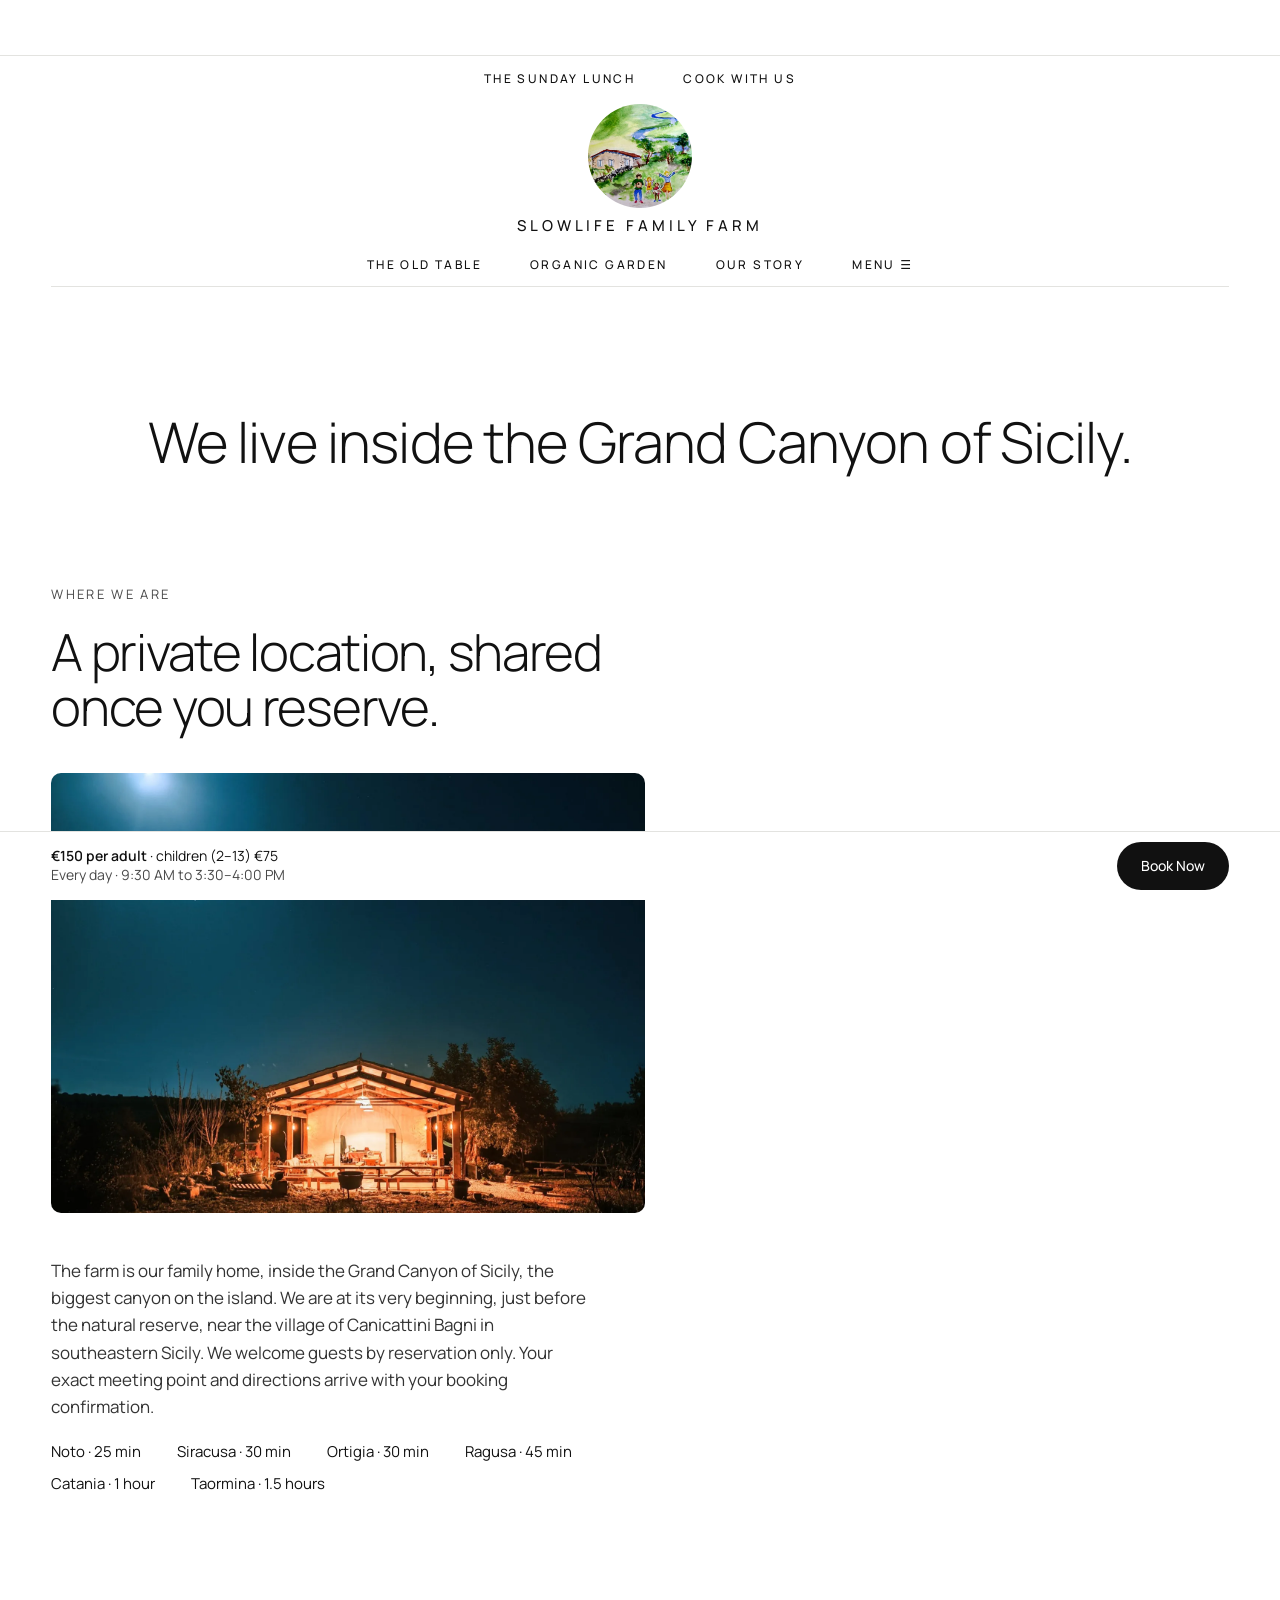
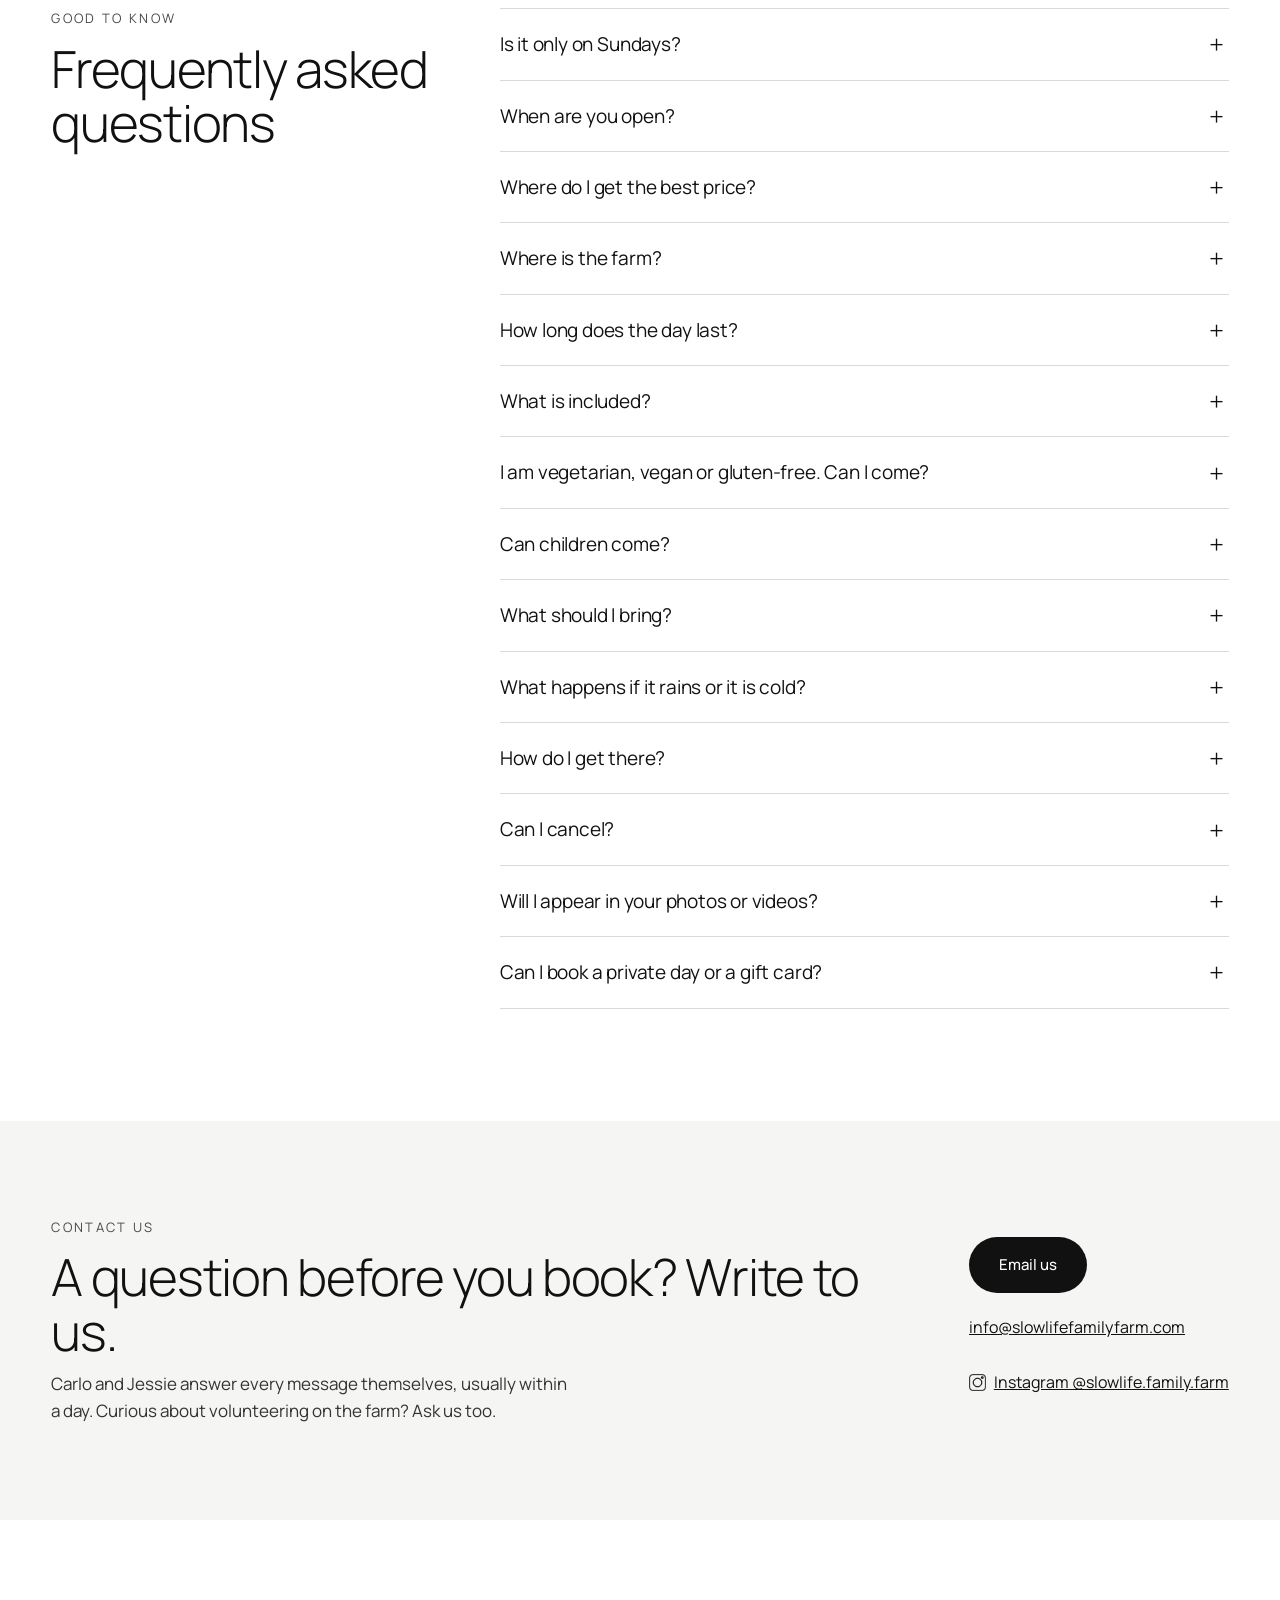
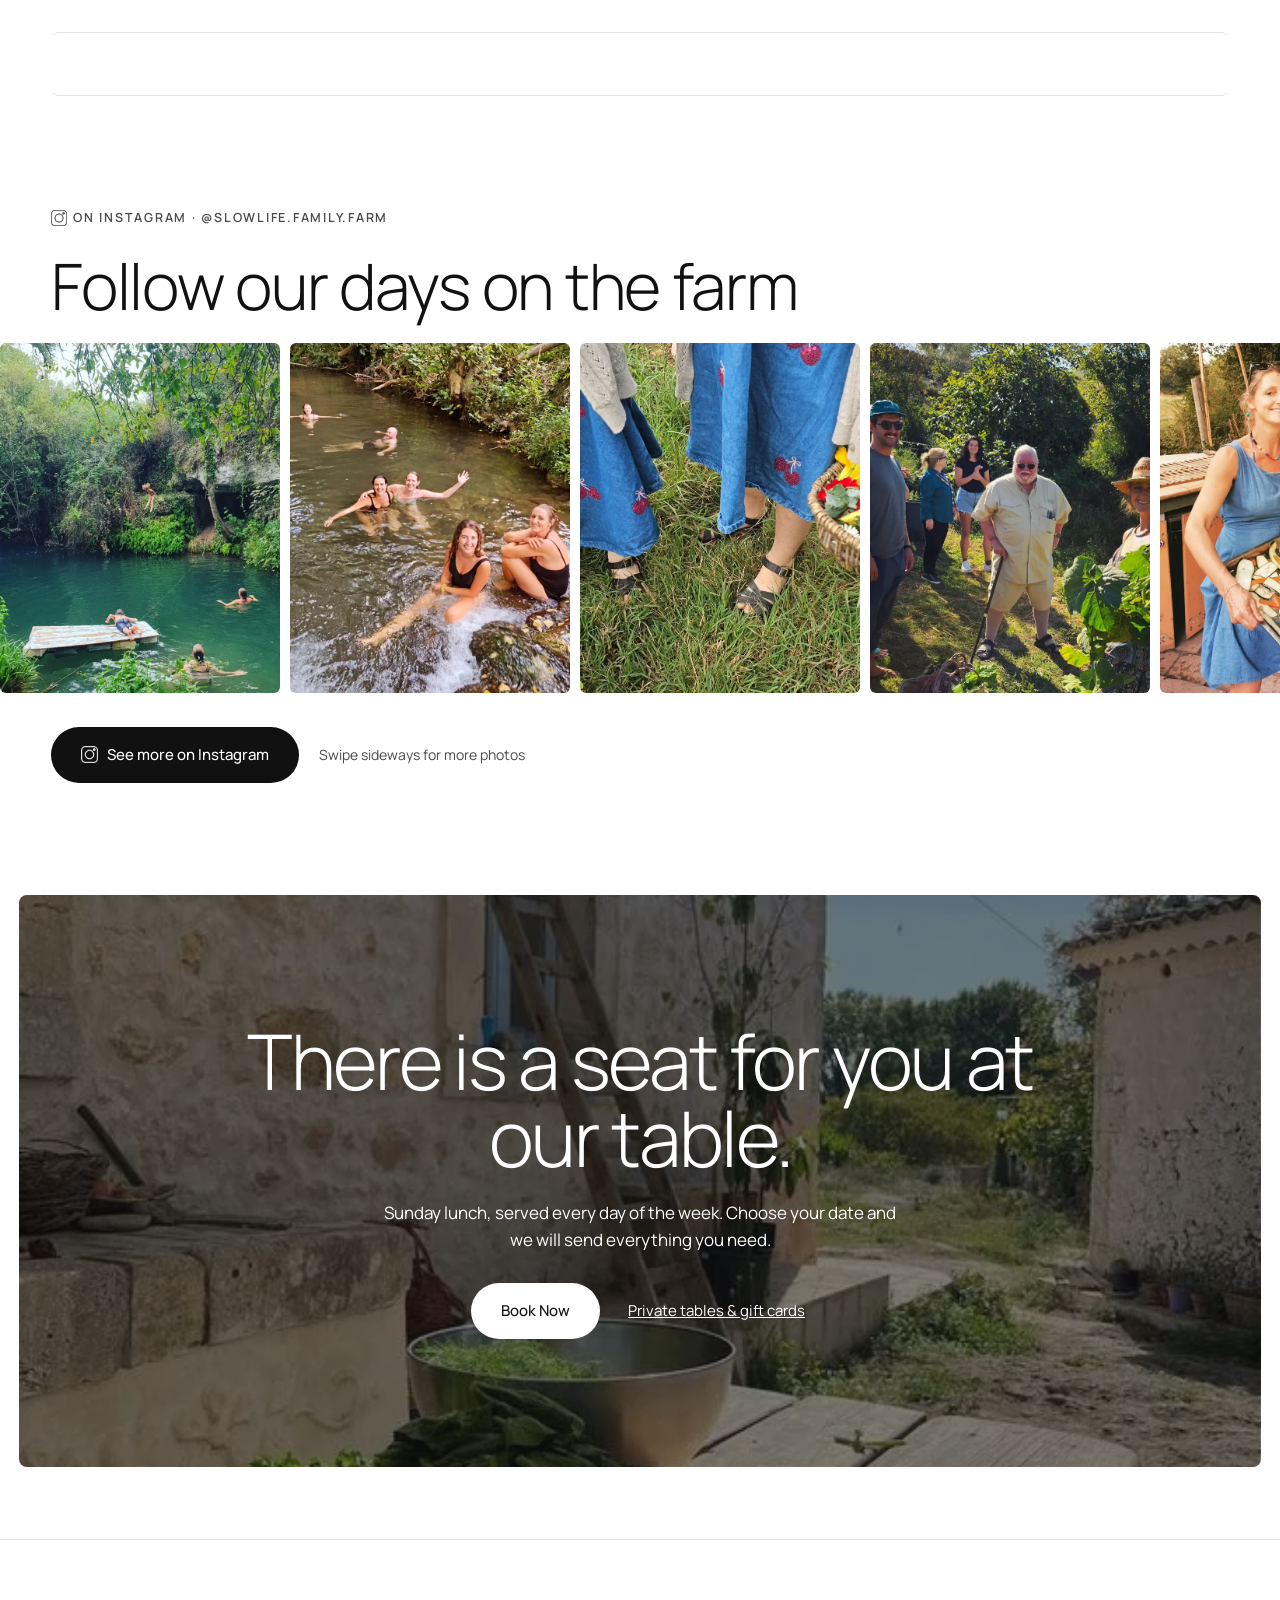
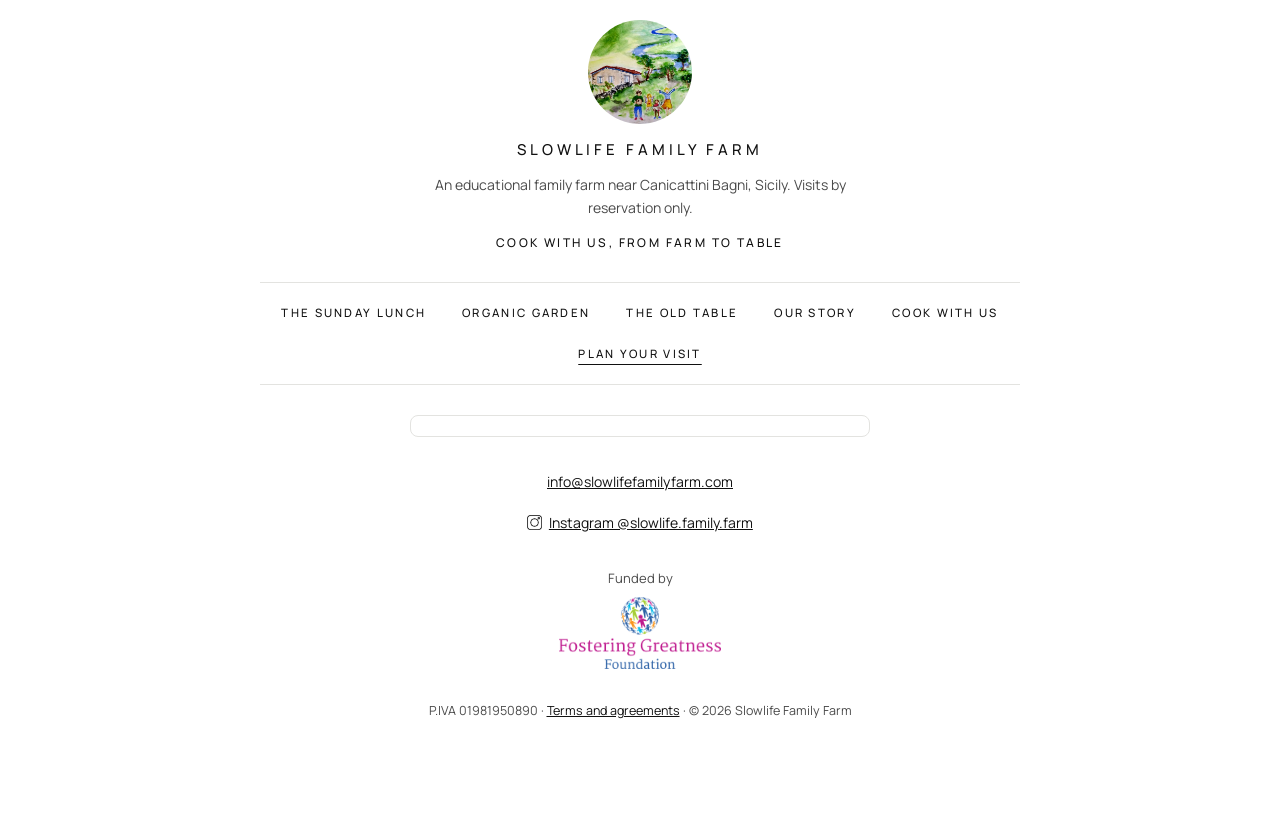
<file: plan-your-visit.html>
<!doctype html>
<html lang="en">
<head>
<meta charset="utf-8">
<meta name="viewport" content="width=device-width, initial-scale=1, viewport-fit=cover">
<title>Plan Your Visit, Grand Canyon of Sicily | Slowlife Family Farm</title>
<meta name="description" content="Slowlife Family Farm sits inside the Grand Canyon of Sicily near Canicattini Bagni: 25 minutes from Noto, 30 from Siracusa and Ortigia. FAQ and contact.">
<link rel="canonical" href="https://www.slowlifefamilyfarm.com/plan-your-visit.html">
<meta property="og:type" content="website">
<meta property="og:site_name" content="Slowlife Family Farm">
<meta property="og:title" content="Plan Your Visit, Grand Canyon of Sicily | Slowlife Family Farm">
<meta property="og:description" content="Slowlife Family Farm sits inside the Grand Canyon of Sicily near Canicattini Bagni: 25 minutes from Noto, 30 from Siracusa and Ortigia. FAQ and contact.">
<meta property="og:url" content="https://www.slowlifefamilyfarm.com/plan-your-visit.html">
<meta property="og:image" content="https://www.slowlifefamilyfarm.com/assets/img/hero-pumpkins.jpg">
<meta name="twitter:card" content="summary_large_image">
<link rel="icon" href="favicon.ico" sizes="any">
<link rel="icon" type="image/png" sizes="32x32" href="assets/img/icon-32.png">
<link rel="apple-touch-icon" href="assets/img/apple-touch-icon.png">
<link rel="manifest" href="site.webmanifest">
<meta name="theme-color" content="#2a4d4c">
<link rel="preconnect" href="https://fonts.googleapis.com">
<link rel="preconnect" href="https://fonts.gstatic.com" crossorigin>
<link rel="stylesheet" href="https://fonts.googleapis.com/css2?family=Manrope:wght@300;400;500;600&display=swap">
<link rel="stylesheet" href="assets/css/site.css?v=227">
<script type="application/ld+json">[{"@context": "https://schema.org", "@type": "FAQPage", "mainEntity": [{"@type": "Question", "name": "Is it only on Sundays?", "acceptedAnswer": {"@type": "Answer", "text": "No. From April 1 to November 1 we host every day of the week. “Sunday lunch” is the Sicilian tradition we cook, the long family meal, and here every day is Sunday."}}, {"@type": "Question", "name": "When are you open?", "acceptedAnswer": {"@type": "Answer", "text": "Every day from April 1 to November 1. Pick your date in the booking calendar."}}, {"@type": "Question", "name": "Where do I get the best price?", "acceptedAnswer": {"@type": "Answer", "text": "Right here. Booking on our website is €150 per adult and €75 per child aged 2 to 13, less than on other booking sites."}}, {"@type": "Question", "name": "Where is the farm?", "acceptedAnswer": {"@type": "Answer", "text": "Near the village of Canicattini Bagni, in southeastern Sicily. It is our family home, so we share the exact meeting point and directions only after you book."}}, {"@type": "Question", "name": "How long does the day last?", "acceptedAnswer": {"@type": "Answer", "text": "From 9:30 AM until 3:30 or 4:00 PM. Nobody rushes you."}}, {"@type": "Question", "name": "What is included?", "acceptedAnswer": {"@type": "Answer", "text": "Everything: the garden harvest, wine, cheese, honey and olive oil tastings, the ravioli workshop, cooking on the fire, the full lunch with unlimited wine and homemade soft drinks, and a swim in the river in summer."}}, {"@type": "Question", "name": "I am vegetarian, vegan or gluten-free. Can I come?", "acceptedAnswer": {"@type": "Answer", "text": "Most of the meal is vegetables from our garden. Tell us when you book and we will plan around you."}}, {"@type": "Question", "name": "Can children come?", "acceptedAnswer": {"@type": "Answer", "text": "Yes, families are welcome and children love the garden and the river. Children aged 2 to 13 are €75, and children under 2 are free."}}, {"@type": "Question", "name": "What should I bring?", "acceptedAnswer": {"@type": "Answer", "text": "Comfortable shoes, a hat and sun cream. In summer add swimwear, a towel and a change of dry clothes for the river."}}, {"@type": "Question", "name": "What happens if it rains or it is cold?", "acceptedAnswer": {"@type": "Answer", "text": "In cooler months and wet weather we cook and eat in the farmhouse."}}, {"@type": "Question", "name": "How do I get there?", "acceptedAnswer": {"@type": "Answer", "text": "Most guests drive or take a taxi. We are about 25 minutes from Noto, 30 minutes from Siracusa and Ortigia, 45 minutes from Ragusa, 1 hour from Catania and 1.5 hours from Taormina. No car? We can book a trusted taxi for you, and we can help you share the ride with other guests."}}, {"@type": "Question", "name": "Can I cancel?", "acceptedAnswer": {"@type": "Answer", "text": "Yes. Cancel up to 7 days before your day for a full refund. Later cancellations are not refundable. If we have to cancel for weather or safety, you get a full refund. The full terms are linked at the bottom of this page."}}, {"@type": "Question", "name": "Will I appear in your photos or videos?", "acceptedAnswer": {"@type": "Answer", "text": "Possibly. We often film and photograph the day and share it on our website, social media and in our marketing. By booking you agree to this. If you would rather not appear, just tell us when you book or when you arrive and we will leave you out."}}, {"@type": "Question", "name": "Can I book a private day or a gift card?", "acceptedAnswer": {"@type": "Answer", "text": "Yes. Write to us for private tables, celebrations and groups, or choose a gift card when you book."}}]}]</script>
<script type="application/ld+json">[{"@context": "https://schema.org", "@type": "BreadcrumbList", "itemListElement": [{"@type": "ListItem", "position": 1, "name": "Slowlife Family Farm", "item": "https://www.slowlifefamilyfarm.com/"}, {"@type": "ListItem", "position": 2, "name": "Plan Your Visit", "item": "https://www.slowlifefamilyfarm.com/plan-your-visit.html"}]}]</script>
</head>
<body>
<a class="skip" href="#main">Skip to content</a>
<div class="top-rating reviews-widget" aria-label="Our Google rating"><script defer async src="https://cdn.trustindex.io/loader.js?8eaac9485c7c974f0126f22058c"></script></div>
<div class="topbar">
<nav class="nav nav-top" aria-label="Main">
<a href="the-sunday-lunch.html">The Sunday Lunch</a>
<a href="cook-with-us.html">Cook With Us</a>
</nav>
<div class="brand-row">
<a class="brand" href="index.html"><img src="assets/img/logo.jpg" alt="" width="76" height="76"><span>Slowlife Family Farm</span></a>
</div>
<nav class="nav nav-low" aria-label="More">
<a href="the-old-table.html">The Old Table</a>
<a href="organic-garden.html"><span class="nav-org">Organic </span>Garden</a>
<a href="our-story.html">Our Story</a>
<button type="button" data-menu-button aria-expanded="false" aria-controls="menu">Menu &#9776;</button>
</nav>
<div class="menu" id="menu" hidden>
<a href="the-sunday-lunch.html#menu-of-the-day">Menu of the Day</a>
<a href="plan-your-visit.html">Plan Your Visit</a>
<a href="plan-your-visit.html#faq">FAQ</a>
<a href="plan-your-visit.html#contact">Contact Us</a>
</div>
</div>

<main id="main">
<section class="section visit-tagline"><h1 class="h-lg">We live inside the Grand Canyon of Sicily.</h1></section>
<section id="visit" class="section split reverse visit">
<div class="copy">
<div class="eyebrow">Where we are</div>
<h2 class="h-md">A private location, shared once you reserve.</h2>
<img class="photo visit-night" src="assets/img/farm-night.webp" alt="Our pavilion glowing under the moon on a clear night at the farm" loading="lazy">
<p class="body">The farm is our family home, inside the Grand Canyon of Sicily, the biggest canyon on the island. We are at its very beginning, just before the natural reserve, near the village of Canicattini Bagni in southeastern Sicily. We welcome guests by reservation only. Your exact meeting point and directions arrive with your booking confirmation.</p>
<div class="drive"><span>Noto · 25 min</span><span>Siracusa · 30 min</span><span>Ortigia · 30 min</span><span>Ragusa · 45 min</span><span>Catania · 1 hour</span><span>Taormina · 1.5 hours</span></div>
</div>
<div class="yt has-bg vm-clean visit-clip" data-vimeo="1250814848" style="--ratio: 4 / 5" role="img" aria-label="Film: swimming in the clear river pools of the canyon"><iframe class="yt-bg" src="https://player.vimeo.com/video/1250814848?background=1&amp;autoplay=1&amp;loop=1&amp;muted=1&amp;controls=0&amp;title=0&amp;byline=0&amp;portrait=0&amp;playsinline=1&amp;dnt=1" allow="autoplay; fullscreen; picture-in-picture" loading="lazy" tabindex="-1" aria-hidden="true" title=""></iframe><button type="button" class="sound-icon" data-vm-sound aria-label="Sound on or off"><svg viewBox="0 0 24 24" width="20" height="20" aria-hidden="true"><path d="M4 9v6h4l5 4V5L8 9H4z" fill="currentColor"/><path class="waves" d="M16 8.5a5 5 0 0 1 0 7M18.5 6a8.5 8.5 0 0 1 0 12" fill="none" stroke="currentColor" stroke-width="1.8" stroke-linecap="round"/><path class="cross" d="M16.5 9.5l5 5M21.5 9.5l-5 5" fill="none" stroke="currentColor" stroke-width="1.8" stroke-linecap="round"/></svg></button></div>
</section>

<section id="faq" class="section flush-top faq">
<div class="head">
<div class="eyebrow">Good to know</div>
<h2 class="h-md">Frequently asked questions</h2>
</div>
<div class="list">
<details>
<summary>Is it only on Sundays?</summary>
<p>No. From April 1 to November 1 we host every day of the week. “Sunday lunch” is the Sicilian tradition we cook, the long family meal, and here every day is Sunday.</p>
</details>
<details>
<summary>When are you open?</summary>
<p>Every day from April 1 to November 1. Pick your date in the booking calendar.</p>
</details>
<details>
<summary>Where do I get the best price?</summary>
<p>Right here. Booking on our website is €150 per adult and €75 per child aged 2 to 13, less than on other booking sites.</p>
</details>
<details>
<summary>Where is the farm?</summary>
<p>Near the village of Canicattini Bagni, in southeastern Sicily. It is our family home, so we share the exact meeting point and directions only after you book.</p>
</details>
<details>
<summary>How long does the day last?</summary>
<p>From 9:30 AM until 3:30 or 4:00 PM. Nobody rushes you.</p>
</details>
<details>
<summary>What is included?</summary>
<p>Everything: the garden harvest, wine, cheese, honey and olive oil tastings, the ravioli workshop, cooking on the fire, the full lunch with unlimited wine and homemade soft drinks, and a swim in the river in summer.</p>
</details>
<details>
<summary>I am vegetarian, vegan or gluten-free. Can I come?</summary>
<p>Most of the meal is vegetables from our garden. Tell us when you book and we will plan around you.</p>
</details>
<details>
<summary>Can children come?</summary>
<p>Yes, families are welcome and children love the garden and the river. Children aged 2 to 13 are €75, and children under 2 are free.</p>
</details>
<details>
<summary>What should I bring?</summary>
<p>Comfortable shoes, a hat and sun cream. In summer add swimwear, a towel and a change of dry clothes for the river.</p>
</details>
<details>
<summary>What happens if it rains or it is cold?</summary>
<p>In cooler months and wet weather we cook and eat in the farmhouse.</p>
</details>
<details>
<summary>How do I get there?</summary>
<p>Most guests drive or take a taxi. We are about 25 minutes from Noto, 30 minutes from Siracusa and Ortigia, 45 minutes from Ragusa, 1 hour from Catania and 1.5 hours from Taormina. No car? We can book a trusted taxi for you, and we can help you share the ride with other guests.</p>
</details>
<details>
<summary>Can I cancel?</summary>
<p>Yes. Cancel up to 7 days before your day for a full refund. Later cancellations are not refundable. If we have to cancel for weather or safety, you get a full refund. The full terms are linked at the bottom of this page.</p>
</details>
<details>
<summary>Will I appear in your photos or videos?</summary>
<p>Possibly. We often film and photograph the day and share it on our website, social media and in our marketing. By booking you agree to this. If you would rather not appear, just tell us when you book or when you arrive and we will leave you out.</p>
</details>
<details>
<summary>Can I book a private day or a gift card?</summary>
<p>Yes. Write to us for private tables, celebrations and groups, or choose a gift card when you book.</p>
</details>
</div>
</section>

<section id="contact" class="contact">
<div class="copy">
<div class="eyebrow">Contact us</div>
<h2 class="h-md">A question before you book? Write to us.</h2>
<p class="body">Carlo and Jessie answer every message themselves, usually within a day. Curious about volunteering on the farm? Ask us too.</p>
</div>
<div class="ways">
<a class="btn" href="mailto:info@slowlifefamilyfarm.com">Email us</a>
<a href="mailto:info@slowlifefamilyfarm.com">info@slowlifefamilyfarm.com</a>
<a href="https://www.instagram.com/slowlife.family.farm/" target="_blank" rel="noopener" class="ig-foot"><span class="ig" aria-hidden="true"></span>Instagram @slowlife.family.farm</a>
</div>
</section>

<div class="top-rating mid-rating reviews-widget" aria-label="Our Google rating"><script defer async src="https://cdn.trustindex.io/loader.js?8eaac9485c7c974f0126f22058c"></script></div>

<section id="gallery" class="section gallery">
<div class="eyebrow tight ig-line"><span class="ig" aria-hidden="true"></span>On Instagram · @slowlife.family.farm</div>
<h2 class="h-lg">Follow our days on the farm</h2>
<div class="swipe swipe-photos">
<img src="assets/img/instagram/61.webp" alt="Swimming in the green river" loading="lazy">
<img src="assets/img/instagram/62.webp" alt="Guests cooling off in the river" loading="lazy">
<img src="assets/img/instagram/64.webp" alt="Blue dresses and a basket of flowers on the grass" loading="lazy">
<img src="assets/img/instagram/65.webp" alt="Guests walking through the garden" loading="lazy">
<img src="assets/img/instagram/66.webp" alt="Carrying a tray of eggplant to the fire" loading="lazy">
<img src="assets/img/instagram/67.webp" alt="Chopping herbs at the outdoor table" loading="lazy">
<img src="assets/img/instagram/11.webp" alt="The morning harvest laid out under the canopy" loading="lazy">
<img src="assets/img/instagram/14.webp" alt="The outdoor kitchen table, ready for guests" loading="lazy">
<img src="assets/img/instagram/18.webp" alt="Greens from the garden beside the farmhouse" loading="lazy">
</div>
<div class="more"><a class="btn" href="https://www.instagram.com/slowlife.family.farm/" target="_blank" rel="noopener"><span class="ig" aria-hidden="true"></span>See more on Instagram</a><span>Swipe sideways for more photos</span></div>
</section>

<section id="reserve" class="closing" style="background-image: linear-gradient(rgba(17,17,17,.55), rgba(17,17,17,.55)), url(assets/img/instagram/18.webp); background-position: center; background-size: cover;">
<h2>There is a seat for you at our table.</h2>
<p>Sunday lunch, served every day of the week. Choose your date and we will send everything you need.</p>
<div class="actions">
<a class="btn light" href="https://assets.ticketinghub.com/checkout/index-d476ba27d4782b9144b124b1d1b2266afed1c59c.html#options=%7B%22context%22%3A%22customer%22%2C%22layout%22%3A%22mobile%22%2C%22landing%22%3A%22calendar%22%2C%22color%22%3A%22%232a4d4c%22%2C%22footer%22%3Atrue%2C%22discounts%22%3Atrue%2C%22subscribe%22%3Atrue%2C%22avs%22%3Afalse%2C%22free%22%3Afalse%2C%22referral-code-param-name%22%3A%22th-reseller-ref%22%2C%22coupon-param-name%22%3A%22th-coupon%22%2C%22fields%22%3A%22name%2Cemail%2Ctelephone%22%2C%22extras-right-after-tickets%22%3Afalse%2C%22ga-enable-debug-mode%22%3Afalse%2C%22fb-pixel-track-purchases%22%3Atrue%2C%22ga-track-purchases%22%3Atrue%2C%22ga-track-pageviews%22%3Atrue%2C%22gift-cards%22%3Atrue%2C%22show-product-description%22%3Afalse%2C%22combination-discounts%22%3Atrue%2C%22show-product-logo%22%3Afalse%2C%22events-show-product-description%22%3Afalse%2C%22display-currency-as-symbol%22%3Afalse%2C%22extra-tickets%22%3Afalse%2C%22queueit%22%3Afalse%2C%22read-only-api%22%3Afalse%2C%22hide-option-prices%22%3Afalse%2C%22event-period%22%3A%227%22%2C%22events-view-mode%22%3A%22multi-day%22%2C%22collect-voucher-recipient-info%22%3Atrue%2C%22button-label%22%3A%22BOOK%20NOW%22%2C%22social-sharing%22%3Afalse%2C%22book-more%22%3Afalse%2C%22book-more-if-tickets-limit-reached%22%3Afalse%2C%22channel%22%3A%22b01bad70-8140-4362-9f7a-c4127d3bfd86%22%2C%22name%22%3A%22From%20Gardent%20to%20Table%22%2C%22products_enabled%22%3Atrue%2C%22products%22%3A%224c8516e8-7212-4cbf-bc1c-99860af0f1f4%22%2C%22referrer%22%3A%22https%3A%2F%2Fslowlifefamilyfarm.com%2F%22%2C%22widget%22%3A%226186dd7d-ba5c-4924-8d01-0d116569f255%22%2C%22referral-code%22%3Anull%2C%22origin%22%3A%22https%3A%2F%2Fslowlifefamilyfarm.com%22%2C%22parentWidth%22%3A360%7D" target="_blank" rel="noopener">Book Now</a>
<a href="plan-your-visit.html#contact">Private tables &amp; gift cards</a>
</div>
</section>
</main>

<footer class="footer footer-c">
<img class="logo" src="assets/img/logo.jpg" alt="Slowlife Family Farm logo: a watercolor of the family, the farmhouse and the river" loading="lazy">
<div class="name">Slowlife Family Farm</div>
<p class="about">An educational family farm near Canicattini Bagni, Sicily. Visits by reservation only.</p>
<p class="footer-tag">Cook with us, from farm to table</p>
<nav class="footer-nav" aria-label="Footer">
<a href="the-sunday-lunch.html">The Sunday Lunch</a>
<a href="organic-garden.html">Organic Garden</a>
<a href="the-old-table.html">The Old Table</a>
<a href="our-story.html">Our Story</a>
<a href="cook-with-us.html">Cook With Us</a>
<a href="plan-your-visit.html">Plan Your Visit</a>
</nav>
<div class="reviews-widget reviews-badge" aria-label="Our Google rating"><script defer async src="https://cdn.trustindex.io/loader.js?bd288da85d37973eb2764b27e59"></script></div>
<div class="footer-contact">
<a href="mailto:info@slowlifefamilyfarm.com">info@slowlifefamilyfarm.com</a>
<a href="https://www.instagram.com/slowlife.family.farm/" target="_blank" rel="noopener" class="ig-foot"><span class="ig" aria-hidden="true"></span>Instagram @slowlife.family.farm</a>
</div>
<div class="funded"><span>Funded by</span><img src="assets/img/fostering-greatness.png" alt="Fostering Greatness Foundation" loading="lazy"></div>
<div class="legal">P.IVA 01981950890 · <a href="terms.html">Terms and agreements</a> · © 2026 Slowlife Family Farm</div>
</footer>

<div class="bookbar">
<div class="info"><strong>€150 per adult</strong> · children (2–13) €75<br><span>Every day · 9:30 AM to 3:30–4:00 PM</span></div>
<a class="btn" href="https://assets.ticketinghub.com/checkout/index-d476ba27d4782b9144b124b1d1b2266afed1c59c.html#options=%7B%22context%22%3A%22customer%22%2C%22layout%22%3A%22mobile%22%2C%22landing%22%3A%22calendar%22%2C%22color%22%3A%22%232a4d4c%22%2C%22footer%22%3Atrue%2C%22discounts%22%3Atrue%2C%22subscribe%22%3Atrue%2C%22avs%22%3Afalse%2C%22free%22%3Afalse%2C%22referral-code-param-name%22%3A%22th-reseller-ref%22%2C%22coupon-param-name%22%3A%22th-coupon%22%2C%22fields%22%3A%22name%2Cemail%2Ctelephone%22%2C%22extras-right-after-tickets%22%3Afalse%2C%22ga-enable-debug-mode%22%3Afalse%2C%22fb-pixel-track-purchases%22%3Atrue%2C%22ga-track-purchases%22%3Atrue%2C%22ga-track-pageviews%22%3Atrue%2C%22gift-cards%22%3Atrue%2C%22show-product-description%22%3Afalse%2C%22combination-discounts%22%3Atrue%2C%22show-product-logo%22%3Afalse%2C%22events-show-product-description%22%3Afalse%2C%22display-currency-as-symbol%22%3Afalse%2C%22extra-tickets%22%3Afalse%2C%22queueit%22%3Afalse%2C%22read-only-api%22%3Afalse%2C%22hide-option-prices%22%3Afalse%2C%22event-period%22%3A%227%22%2C%22events-view-mode%22%3A%22multi-day%22%2C%22collect-voucher-recipient-info%22%3Atrue%2C%22button-label%22%3A%22BOOK%20NOW%22%2C%22social-sharing%22%3Afalse%2C%22book-more%22%3Afalse%2C%22book-more-if-tickets-limit-reached%22%3Afalse%2C%22channel%22%3A%22b01bad70-8140-4362-9f7a-c4127d3bfd86%22%2C%22name%22%3A%22From%20Gardent%20to%20Table%22%2C%22products_enabled%22%3Atrue%2C%22products%22%3A%224c8516e8-7212-4cbf-bc1c-99860af0f1f4%22%2C%22referrer%22%3A%22https%3A%2F%2Fslowlifefamilyfarm.com%2F%22%2C%22widget%22%3A%226186dd7d-ba5c-4924-8d01-0d116569f255%22%2C%22referral-code%22%3Anull%2C%22origin%22%3A%22https%3A%2F%2Fslowlifefamilyfarm.com%22%2C%22parentWidth%22%3A360%7D" target="_blank" rel="noopener">Book Now</a>
</div>
<script src="assets/js/site.js?v=227" defer></script>
</body>
</html>
</file>
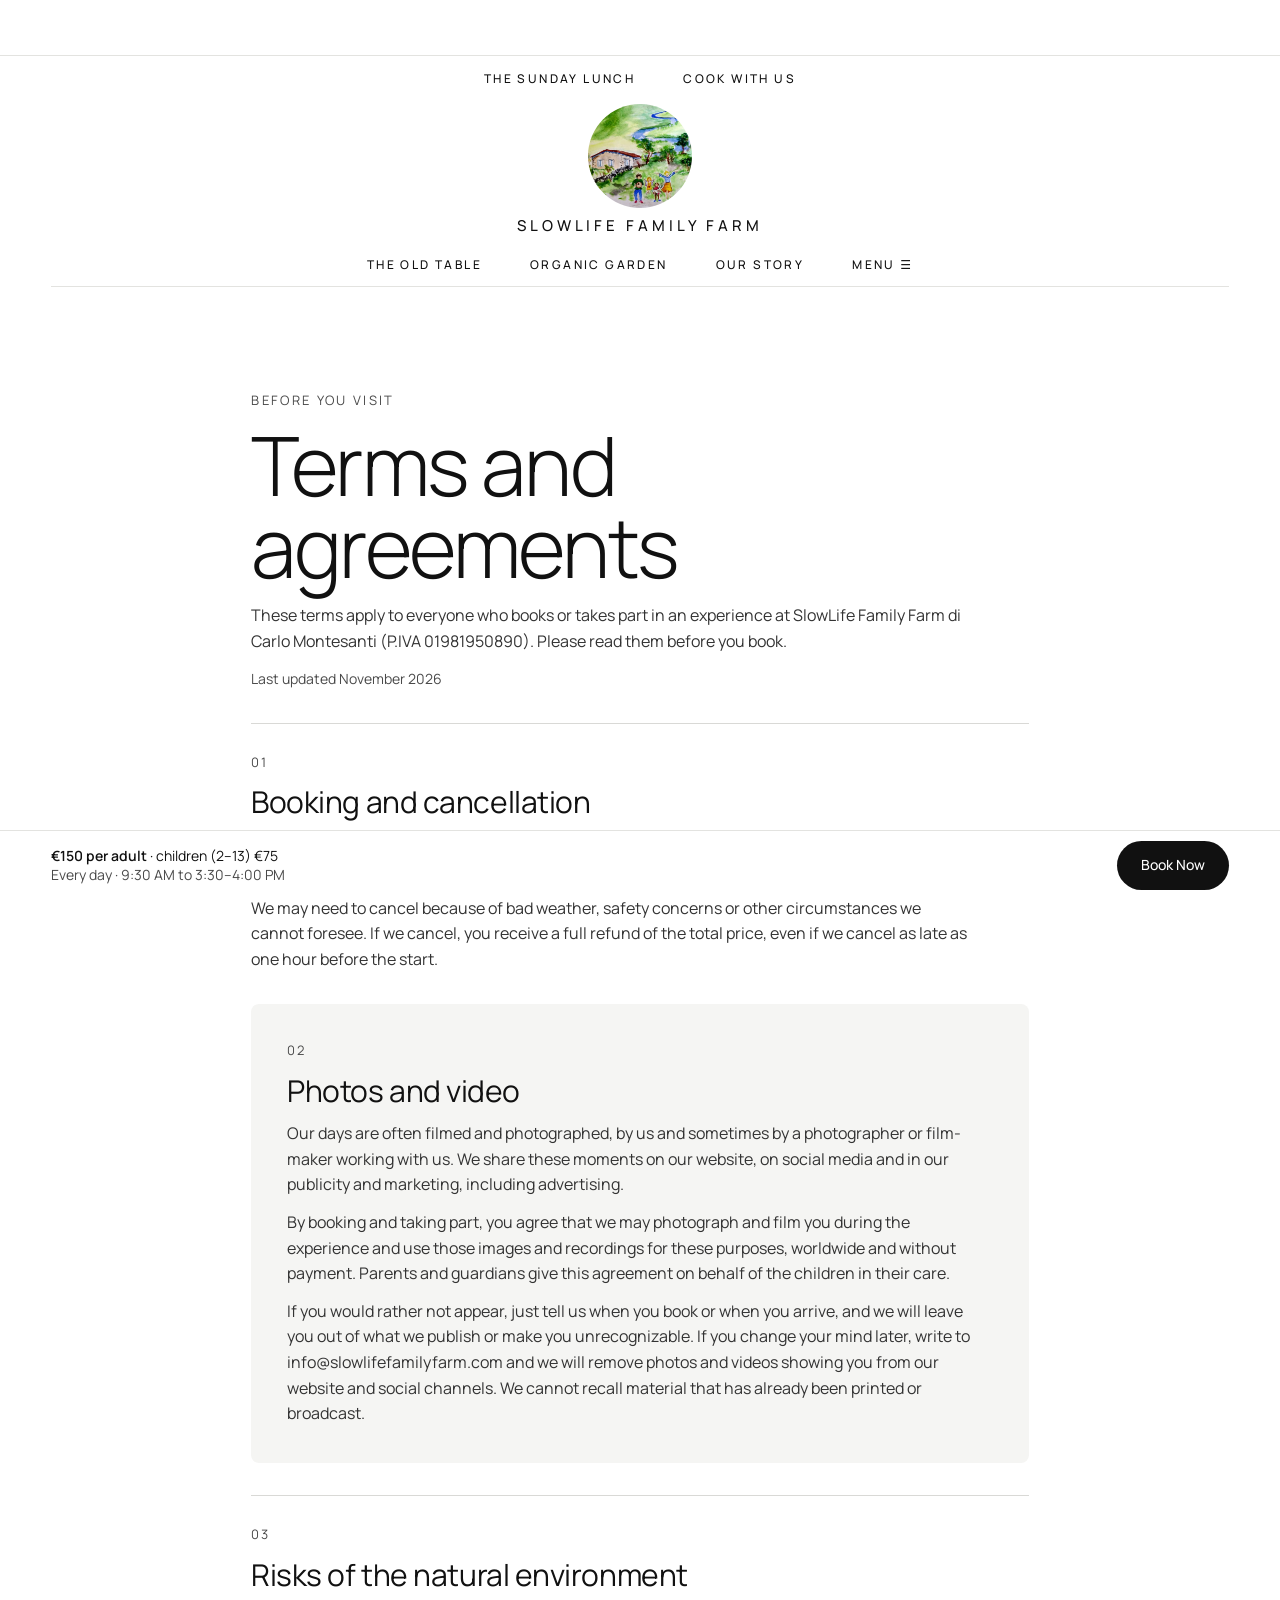
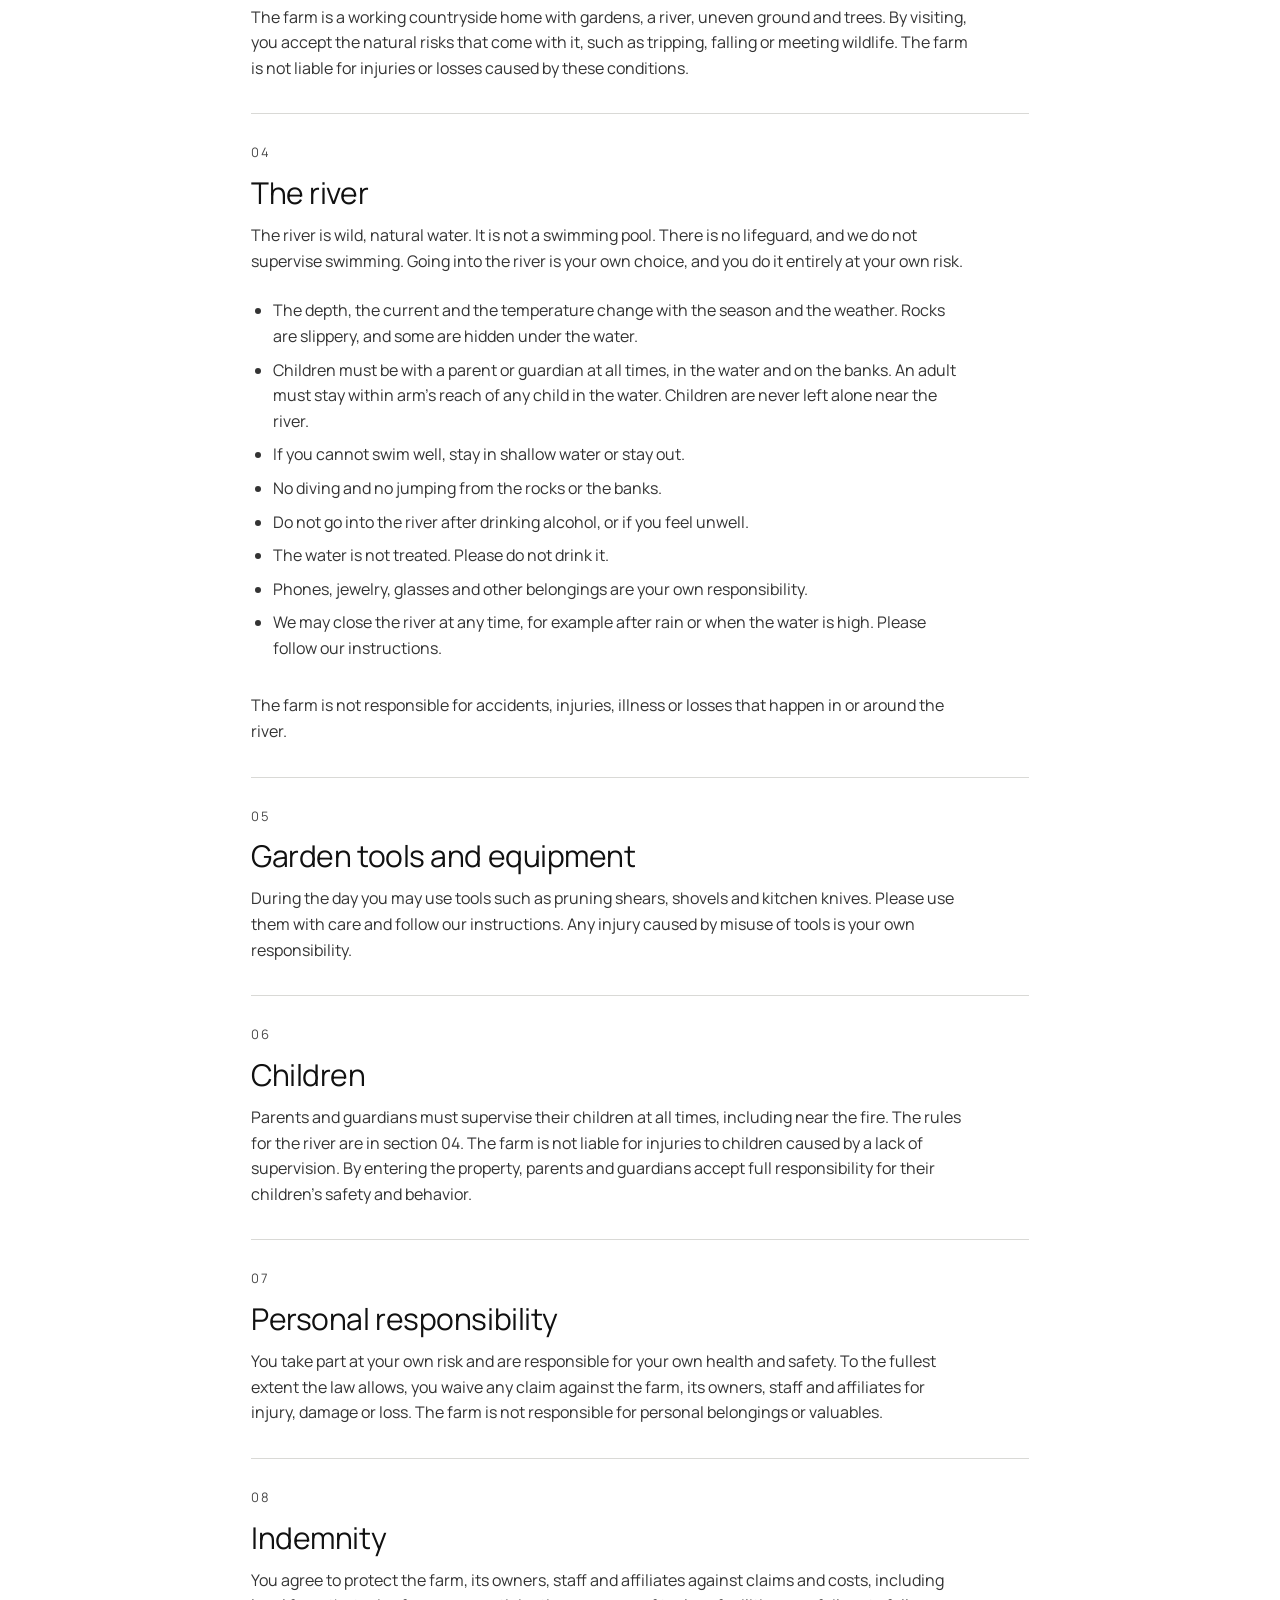
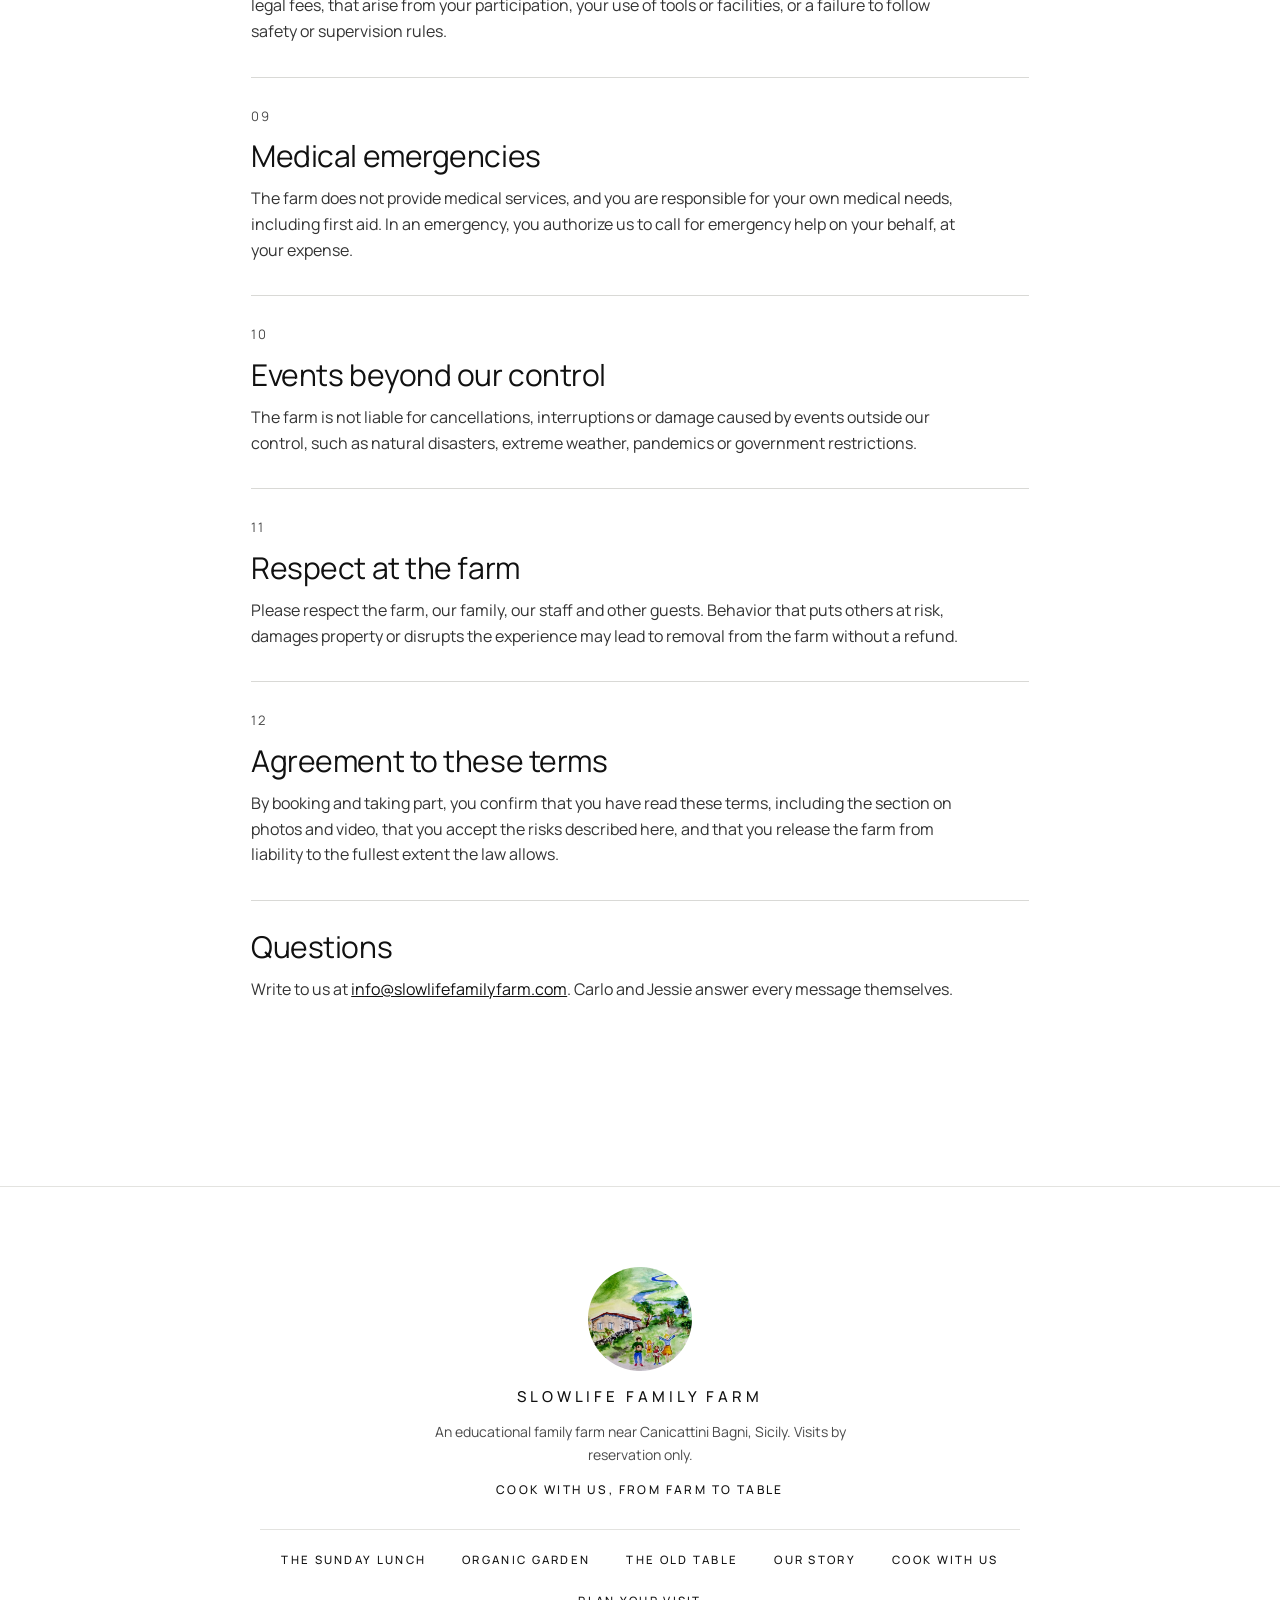
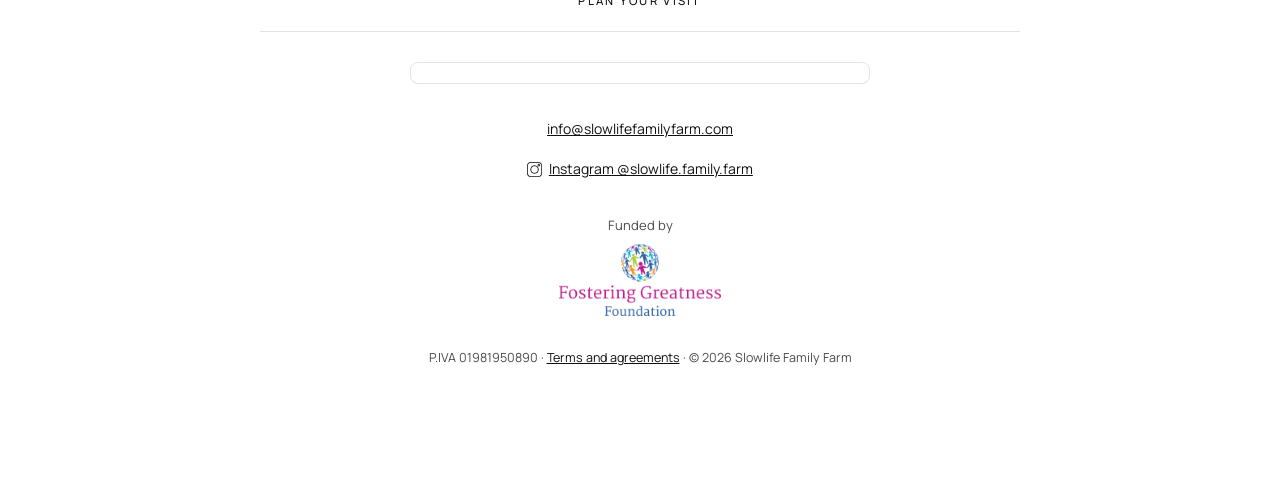
<file: terms.html>
<!doctype html>
<html lang="en">
<head>
<meta charset="utf-8">
<meta name="viewport" content="width=device-width, initial-scale=1, viewport-fit=cover">
<title>Terms and Agreements — Slowlife Family Farm</title>
<meta name="description" content="Terms for booking and taking part in an experience at Slowlife Family Farm, Sicily.">
<link rel="canonical" href="https://www.slowlifefamilyfarm.com/terms.html">
<meta property="og:type" content="website">
<meta property="og:site_name" content="Slowlife Family Farm">
<meta property="og:title" content="Terms and Agreements — Slowlife Family Farm">
<meta property="og:description" content="Terms for booking and taking part in an experience at Slowlife Family Farm, Sicily.">
<meta property="og:url" content="https://www.slowlifefamilyfarm.com/terms.html">
<meta property="og:image" content="https://www.slowlifefamilyfarm.com/assets/img/hero-pumpkins.jpg">
<meta name="twitter:card" content="summary_large_image">
<link rel="icon" href="favicon.ico" sizes="any">
<link rel="icon" type="image/png" sizes="32x32" href="assets/img/icon-32.png">
<link rel="apple-touch-icon" href="assets/img/apple-touch-icon.png">
<link rel="manifest" href="site.webmanifest">
<meta name="theme-color" content="#2a4d4c">
<link rel="preconnect" href="https://fonts.googleapis.com">
<link rel="preconnect" href="https://fonts.gstatic.com" crossorigin>
<link rel="stylesheet" href="https://fonts.googleapis.com/css2?family=Manrope:wght@300;400;500;600&display=swap">
<link rel="stylesheet" href="assets/css/site.css?v=227">
</head>
<body>
<a class="skip" href="#main">Skip to content</a>
<div class="top-rating reviews-widget" aria-label="Our Google rating"><script defer async src="https://cdn.trustindex.io/loader.js?8eaac9485c7c974f0126f22058c"></script></div>
<div class="topbar">
<nav class="nav nav-top" aria-label="Main">
<a href="the-sunday-lunch.html">The Sunday Lunch</a>
<a href="cook-with-us.html">Cook With Us</a>
</nav>
<div class="brand-row">
<a class="brand" href="index.html"><img src="assets/img/logo.jpg" alt="" width="76" height="76"><span>Slowlife Family Farm</span></a>
</div>
<nav class="nav nav-low" aria-label="More">
<a href="the-old-table.html">The Old Table</a>
<a href="organic-garden.html"><span class="nav-org">Organic </span>Garden</a>
<a href="our-story.html">Our Story</a>
<button type="button" data-menu-button aria-expanded="false" aria-controls="menu">Menu &#9776;</button>
</nav>
<div class="menu" id="menu" hidden>
<a href="the-sunday-lunch.html#menu-of-the-day">Menu of the Day</a>
<a href="plan-your-visit.html">Plan Your Visit</a>
<a href="plan-your-visit.html#faq">FAQ</a>
<a href="plan-your-visit.html#contact">Contact Us</a>
</div>
</div>

<main id="main" class="terms">
<div class="top">
<div class="eyebrow">Before you visit</div>
<h1>Terms and agreements</h1>
<p>These terms apply to everyone who books or takes part in an experience at SlowLife Family Farm di Carlo Montesanti (P.IVA 01981950890). Please read them before you book.</p>
<div class="updated">Last updated November 2026</div>
</div>
<section>
<div class="num">01</div>
<h2>Booking and cancellation</h2>
<p>You can cancel up to 7 days before your experience for a full refund. Cancellations made less than 7 days before are not refundable.</p>
<p>We may need to cancel because of bad weather, safety concerns or other circumstances we cannot foresee. If we cancel, you receive a full refund of the total price, even if we cancel as late as one hour before the start.</p>
</section>
<section class="highlight">
<div class="num">02</div>
<h2>Photos and video</h2>
<p>Our days are often filmed and photographed, by us and sometimes by a photographer or film-maker working with us. We share these moments on our website, on social media and in our publicity and marketing, including advertising.</p>
<p>By booking and taking part, you agree that we may photograph and film you during the experience and use those images and recordings for these purposes, worldwide and without payment. Parents and guardians give this agreement on behalf of the children in their care.</p>
<p>If you would rather not appear, just tell us when you book or when you arrive, and we will leave you out of what we publish or make you unrecognizable. If you change your mind later, write to info@slowlifefamilyfarm.com and we will remove photos and videos showing you from our website and social channels. We cannot recall material that has already been printed or broadcast.</p>
</section>
<section>
<div class="num">03</div>
<h2>Risks of the natural environment</h2>
<p>The farm is a working countryside home with gardens, a river, uneven ground and trees. By visiting, you accept the natural risks that come with it, such as tripping, falling or meeting wildlife. The farm is not liable for injuries or losses caused by these conditions.</p>
</section>
<section id="river">
<div class="num">04</div>
<h2>The river</h2>
<p>The river is wild, natural water. It is not a swimming pool. There is no lifeguard, and we do not supervise swimming. Going into the river is your own choice, and you do it entirely at your own risk.</p>
<ul>
<li>The depth, the current and the temperature change with the season and the weather. Rocks are slippery, and some are hidden under the water.</li>
<li>Children must be with a parent or guardian at all times, in the water and on the banks. An adult must stay within arm’s reach of any child in the water. Children are never left alone near the river.</li>
<li>If you cannot swim well, stay in shallow water or stay out.</li>
<li>No diving and no jumping from the rocks or the banks.</li>
<li>Do not go into the river after drinking alcohol, or if you feel unwell.</li>
<li>The water is not treated. Please do not drink it.</li>
<li>Phones, jewelry, glasses and other belongings are your own responsibility.</li>
<li>We may close the river at any time, for example after rain or when the water is high. Please follow our instructions.</li>
</ul>
<p>The farm is not responsible for accidents, injuries, illness or losses that happen in or around the river.</p>
</section>
<section>
<div class="num">05</div>
<h2>Garden tools and equipment</h2>
<p>During the day you may use tools such as pruning shears, shovels and kitchen knives. Please use them with care and follow our instructions. Any injury caused by misuse of tools is your own responsibility.</p>
</section>
<section>
<div class="num">06</div>
<h2>Children</h2>
<p>Parents and guardians must supervise their children at all times, including near the fire. The rules for the river are in section 04. The farm is not liable for injuries to children caused by a lack of supervision. By entering the property, parents and guardians accept full responsibility for their children’s safety and behavior.</p>
</section>
<section>
<div class="num">07</div>
<h2>Personal responsibility</h2>
<p>You take part at your own risk and are responsible for your own health and safety. To the fullest extent the law allows, you waive any claim against the farm, its owners, staff and affiliates for injury, damage or loss. The farm is not responsible for personal belongings or valuables.</p>
</section>
<section>
<div class="num">08</div>
<h2>Indemnity</h2>
<p>You agree to protect the farm, its owners, staff and affiliates against claims and costs, including legal fees, that arise from your participation, your use of tools or facilities, or a failure to follow safety or supervision rules.</p>
</section>
<section>
<div class="num">09</div>
<h2>Medical emergencies</h2>
<p>The farm does not provide medical services, and you are responsible for your own medical needs, including first aid. In an emergency, you authorize us to call for emergency help on your behalf, at your expense.</p>
</section>
<section>
<div class="num">10</div>
<h2>Events beyond our control</h2>
<p>The farm is not liable for cancellations, interruptions or damage caused by events outside our control, such as natural disasters, extreme weather, pandemics or government restrictions.</p>
</section>
<section>
<div class="num">11</div>
<h2>Respect at the farm</h2>
<p>Please respect the farm, our family, our staff and other guests. Behavior that puts others at risk, damages property or disrupts the experience may lead to removal from the farm without a refund.</p>
</section>
<section>
<div class="num">12</div>
<h2>Agreement to these terms</h2>
<p>By booking and taking part, you confirm that you have read these terms, including the section on photos and video, that you accept the risks described here, and that you release the farm from liability to the fullest extent the law allows.</p>
</section>
<section>
<h2>Questions</h2>
<p>Write to us at <a href="mailto:info@slowlifefamilyfarm.com">info@slowlifefamilyfarm.com</a>. Carlo and Jessie answer every message themselves.</p>
</section>
</main>

<footer class="footer footer-c">
<img class="logo" src="assets/img/logo.jpg" alt="Slowlife Family Farm logo: a watercolor of the family, the farmhouse and the river" loading="lazy">
<div class="name">Slowlife Family Farm</div>
<p class="about">An educational family farm near Canicattini Bagni, Sicily. Visits by reservation only.</p>
<p class="footer-tag">Cook with us, from farm to table</p>
<nav class="footer-nav" aria-label="Footer">
<a href="the-sunday-lunch.html">The Sunday Lunch</a>
<a href="organic-garden.html">Organic Garden</a>
<a href="the-old-table.html">The Old Table</a>
<a href="our-story.html">Our Story</a>
<a href="cook-with-us.html">Cook With Us</a>
<a href="plan-your-visit.html">Plan Your Visit</a>
</nav>
<div class="reviews-widget reviews-badge" aria-label="Our Google rating"><script defer async src="https://cdn.trustindex.io/loader.js?bd288da85d37973eb2764b27e59"></script></div>
<div class="footer-contact">
<a href="mailto:info@slowlifefamilyfarm.com">info@slowlifefamilyfarm.com</a>
<a href="https://www.instagram.com/slowlife.family.farm/" target="_blank" rel="noopener" class="ig-foot"><span class="ig" aria-hidden="true"></span>Instagram @slowlife.family.farm</a>
</div>
<div class="funded"><span>Funded by</span><img src="assets/img/fostering-greatness.png" alt="Fostering Greatness Foundation" loading="lazy"></div>
<div class="legal">P.IVA 01981950890 · <a href="terms.html">Terms and agreements</a> · © 2026 Slowlife Family Farm</div>
</footer>

<div class="bookbar">
<div class="info"><strong>€150 per adult</strong> · children (2–13) €75<br><span>Every day · 9:30 AM to 3:30–4:00 PM</span></div>
<a class="btn" href="https://assets.ticketinghub.com/checkout/index-d476ba27d4782b9144b124b1d1b2266afed1c59c.html#options=%7B%22context%22%3A%22customer%22%2C%22layout%22%3A%22mobile%22%2C%22landing%22%3A%22calendar%22%2C%22color%22%3A%22%232a4d4c%22%2C%22footer%22%3Atrue%2C%22discounts%22%3Atrue%2C%22subscribe%22%3Atrue%2C%22avs%22%3Afalse%2C%22free%22%3Afalse%2C%22referral-code-param-name%22%3A%22th-reseller-ref%22%2C%22coupon-param-name%22%3A%22th-coupon%22%2C%22fields%22%3A%22name%2Cemail%2Ctelephone%22%2C%22extras-right-after-tickets%22%3Afalse%2C%22ga-enable-debug-mode%22%3Afalse%2C%22fb-pixel-track-purchases%22%3Atrue%2C%22ga-track-purchases%22%3Atrue%2C%22ga-track-pageviews%22%3Atrue%2C%22gift-cards%22%3Atrue%2C%22show-product-description%22%3Afalse%2C%22combination-discounts%22%3Atrue%2C%22show-product-logo%22%3Afalse%2C%22events-show-product-description%22%3Afalse%2C%22display-currency-as-symbol%22%3Afalse%2C%22extra-tickets%22%3Afalse%2C%22queueit%22%3Afalse%2C%22read-only-api%22%3Afalse%2C%22hide-option-prices%22%3Afalse%2C%22event-period%22%3A%227%22%2C%22events-view-mode%22%3A%22multi-day%22%2C%22collect-voucher-recipient-info%22%3Atrue%2C%22button-label%22%3A%22BOOK%20NOW%22%2C%22social-sharing%22%3Afalse%2C%22book-more%22%3Afalse%2C%22book-more-if-tickets-limit-reached%22%3Afalse%2C%22channel%22%3A%22b01bad70-8140-4362-9f7a-c4127d3bfd86%22%2C%22name%22%3A%22From%20Gardent%20to%20Table%22%2C%22products_enabled%22%3Atrue%2C%22products%22%3A%224c8516e8-7212-4cbf-bc1c-99860af0f1f4%22%2C%22referrer%22%3A%22https%3A%2F%2Fslowlifefamilyfarm.com%2F%22%2C%22widget%22%3A%226186dd7d-ba5c-4924-8d01-0d116569f255%22%2C%22referral-code%22%3Anull%2C%22origin%22%3A%22https%3A%2F%2Fslowlifefamilyfarm.com%22%2C%22parentWidth%22%3A360%7D" target="_blank" rel="noopener">Book Now</a>
</div>
<script src="assets/js/site.js?v=227" defer></script>
</body>
</html>
</file>
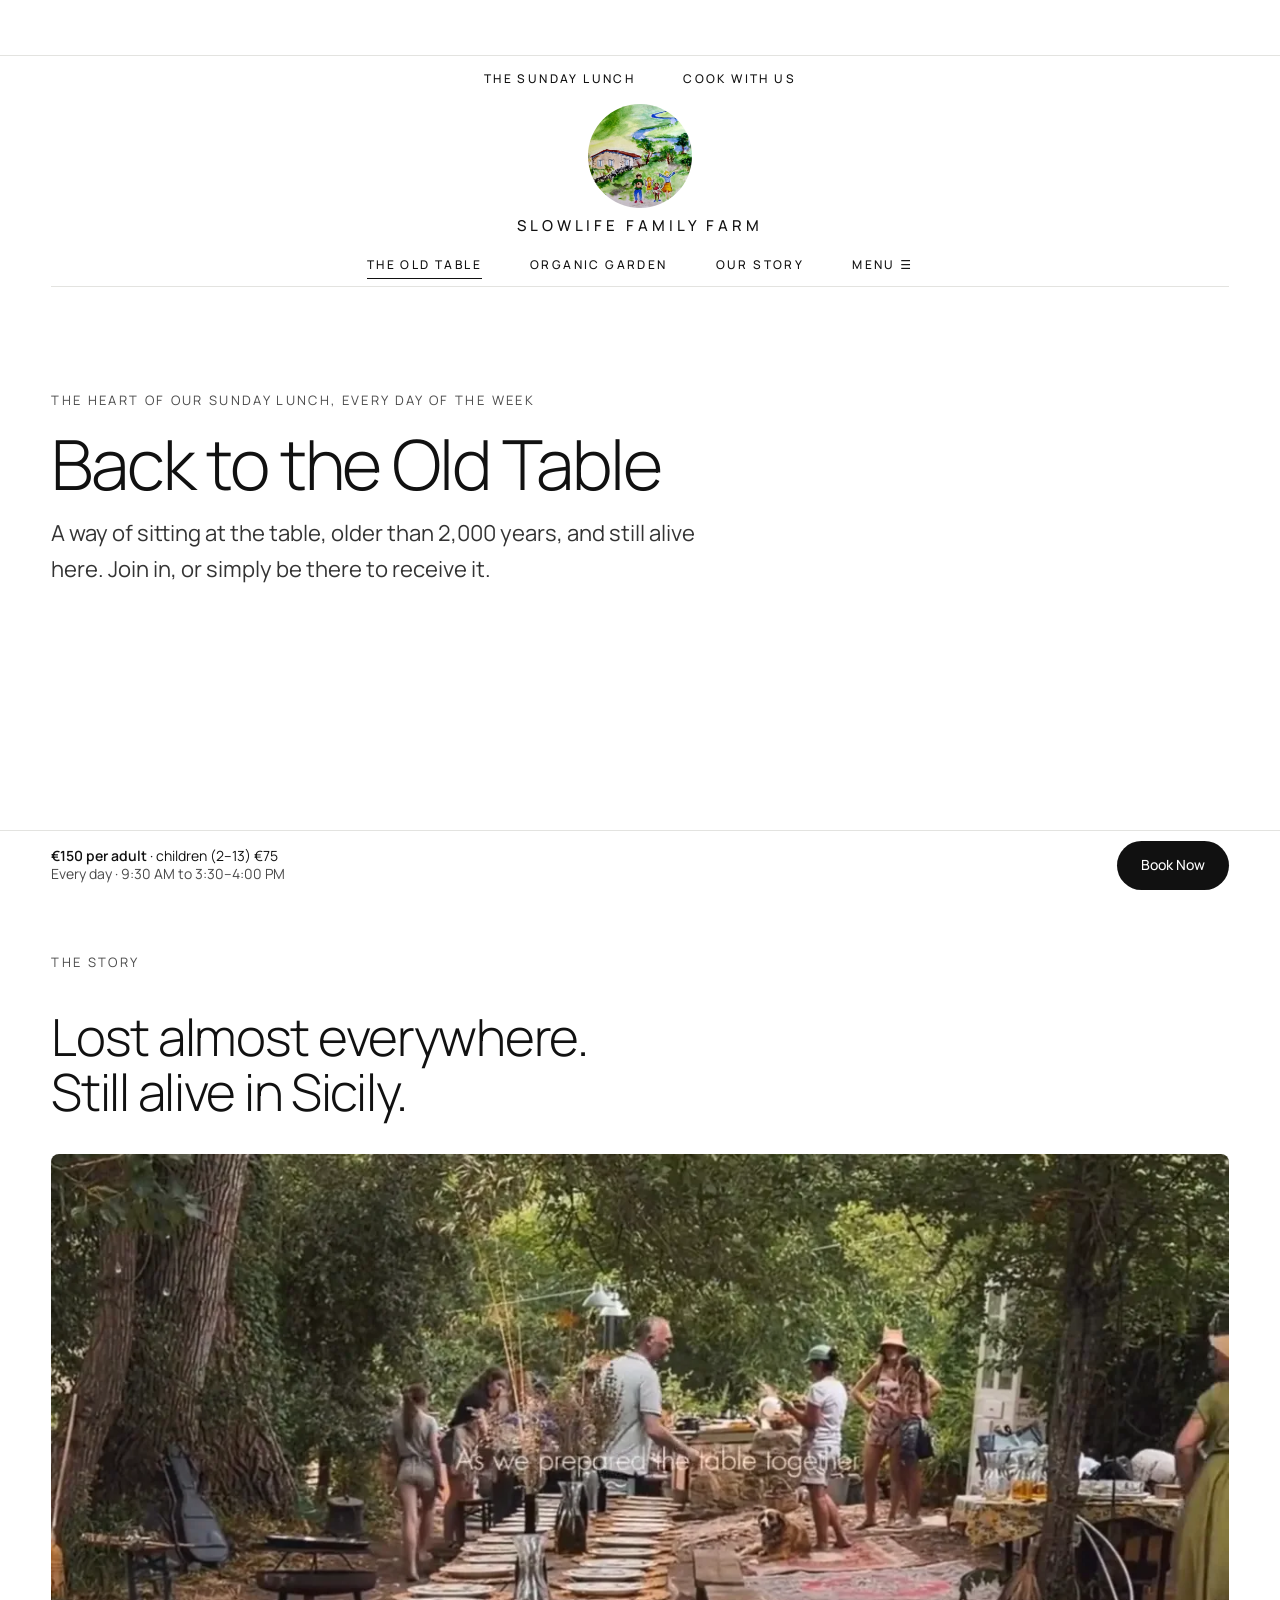
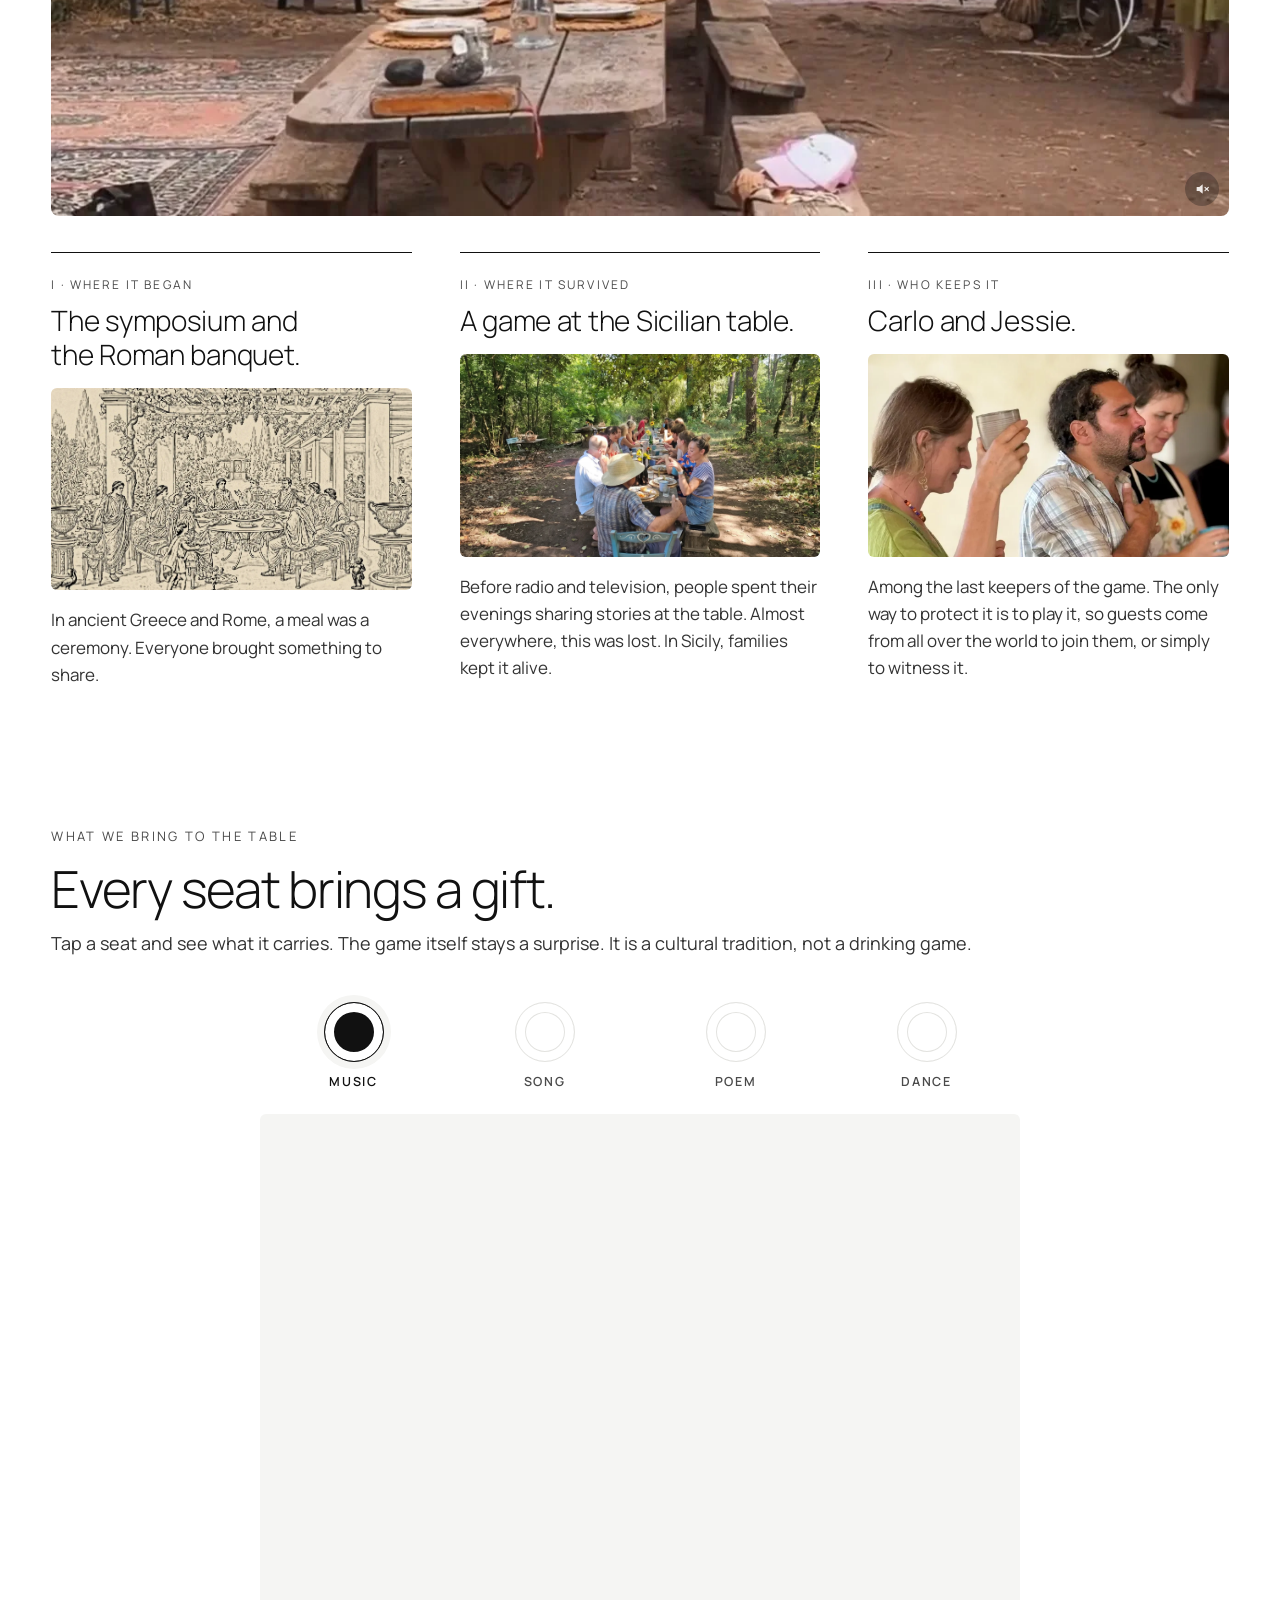
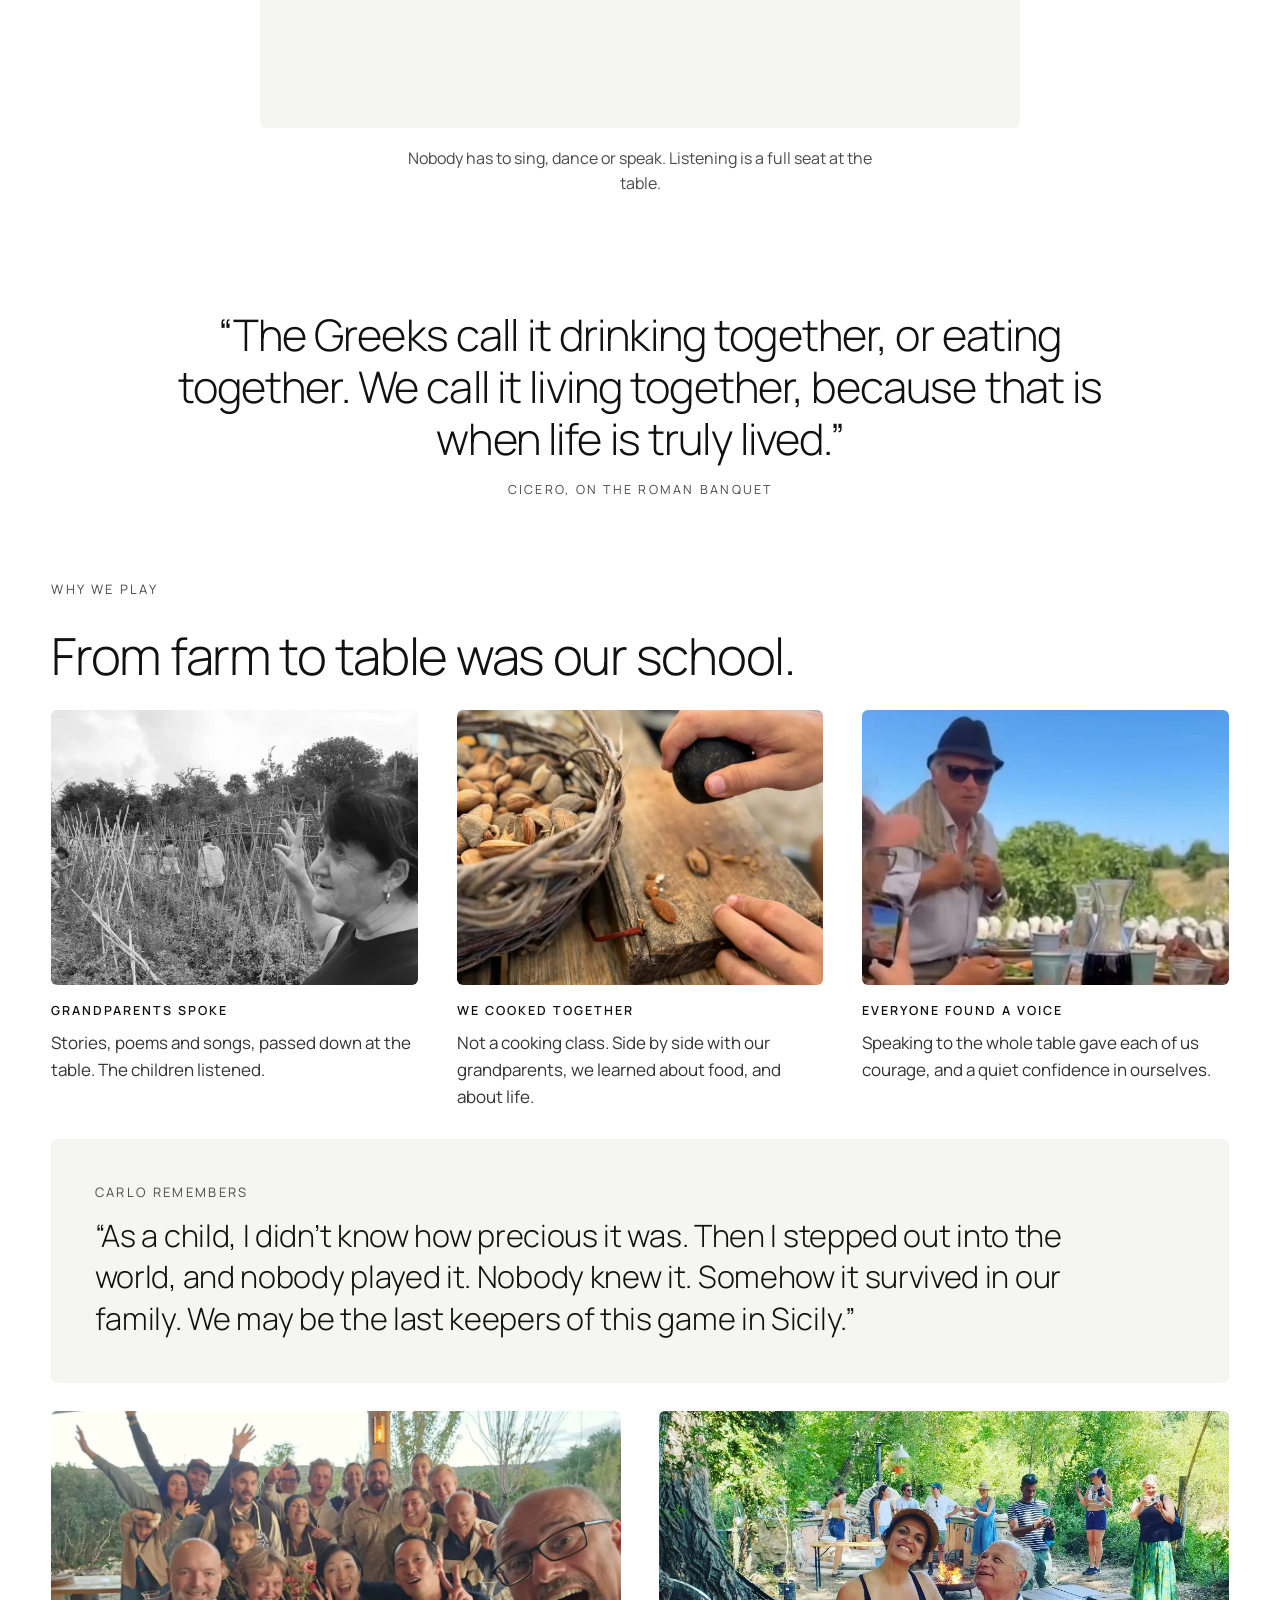
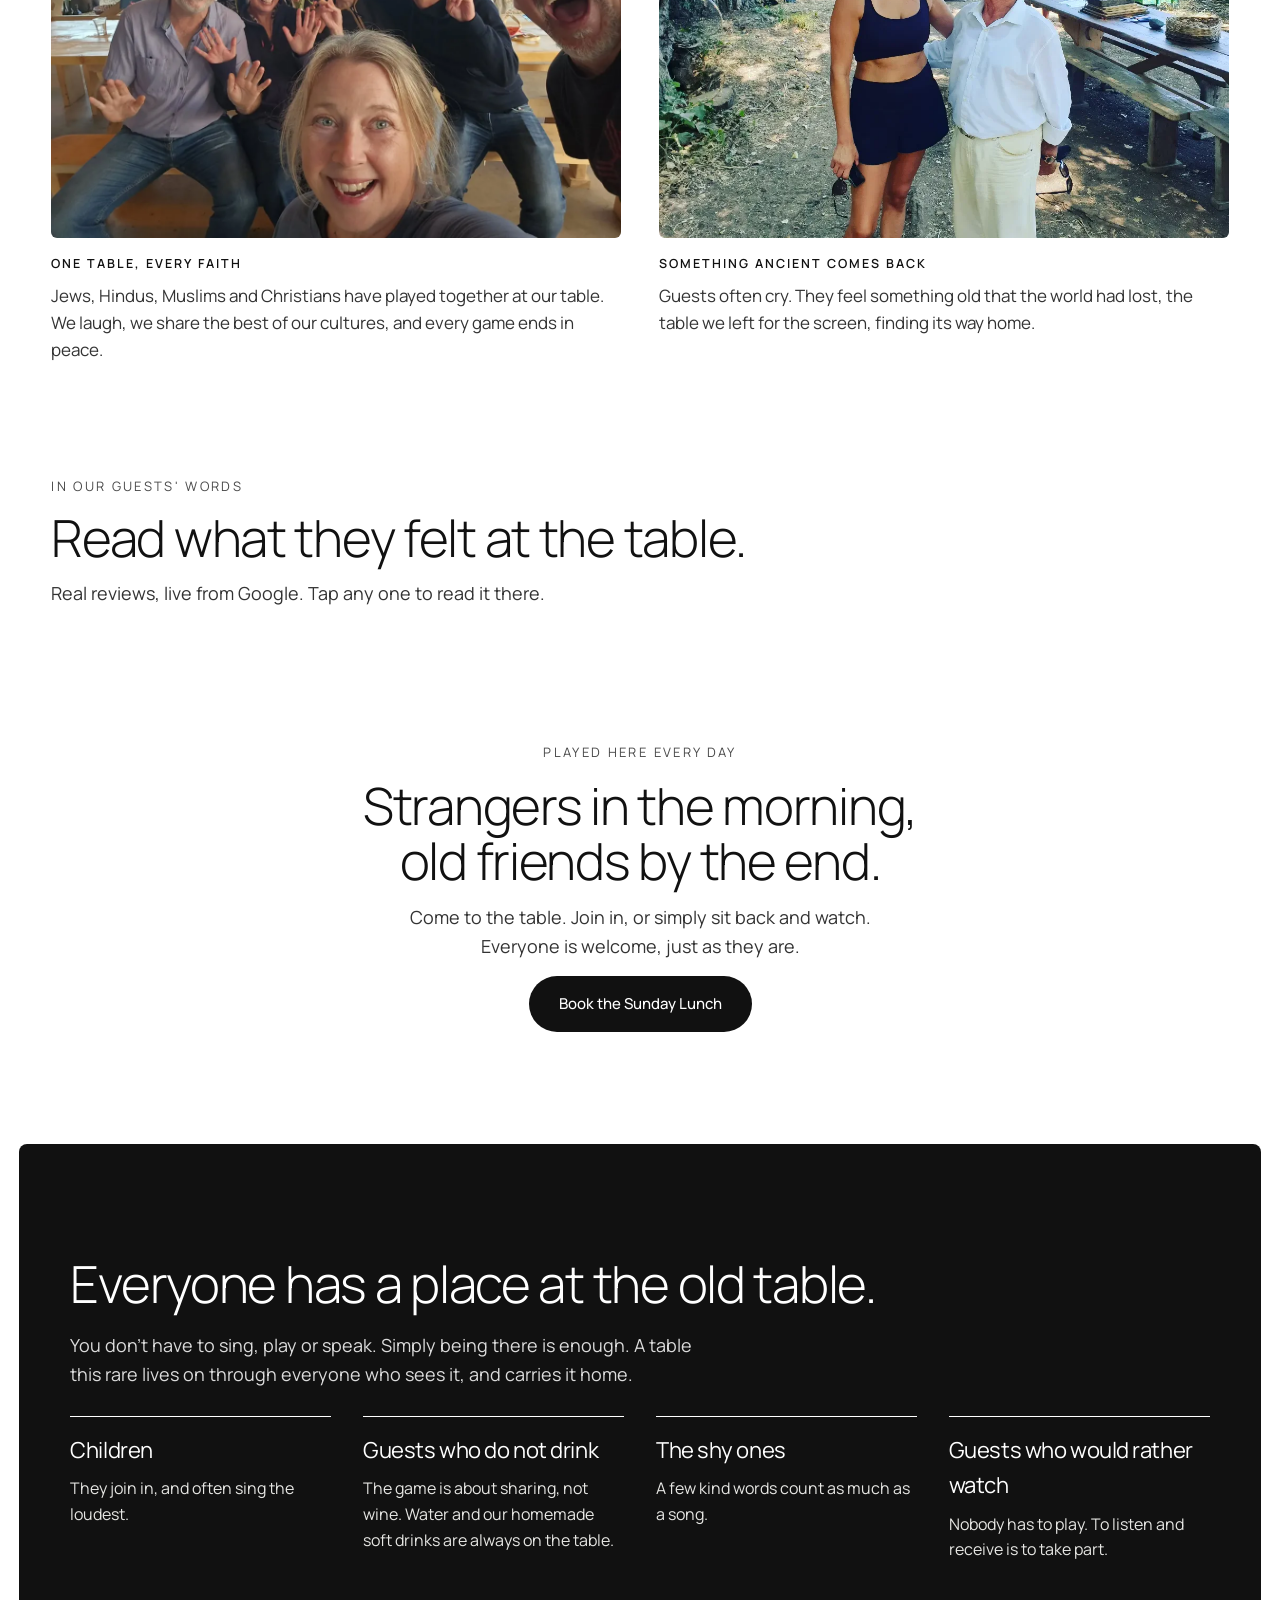
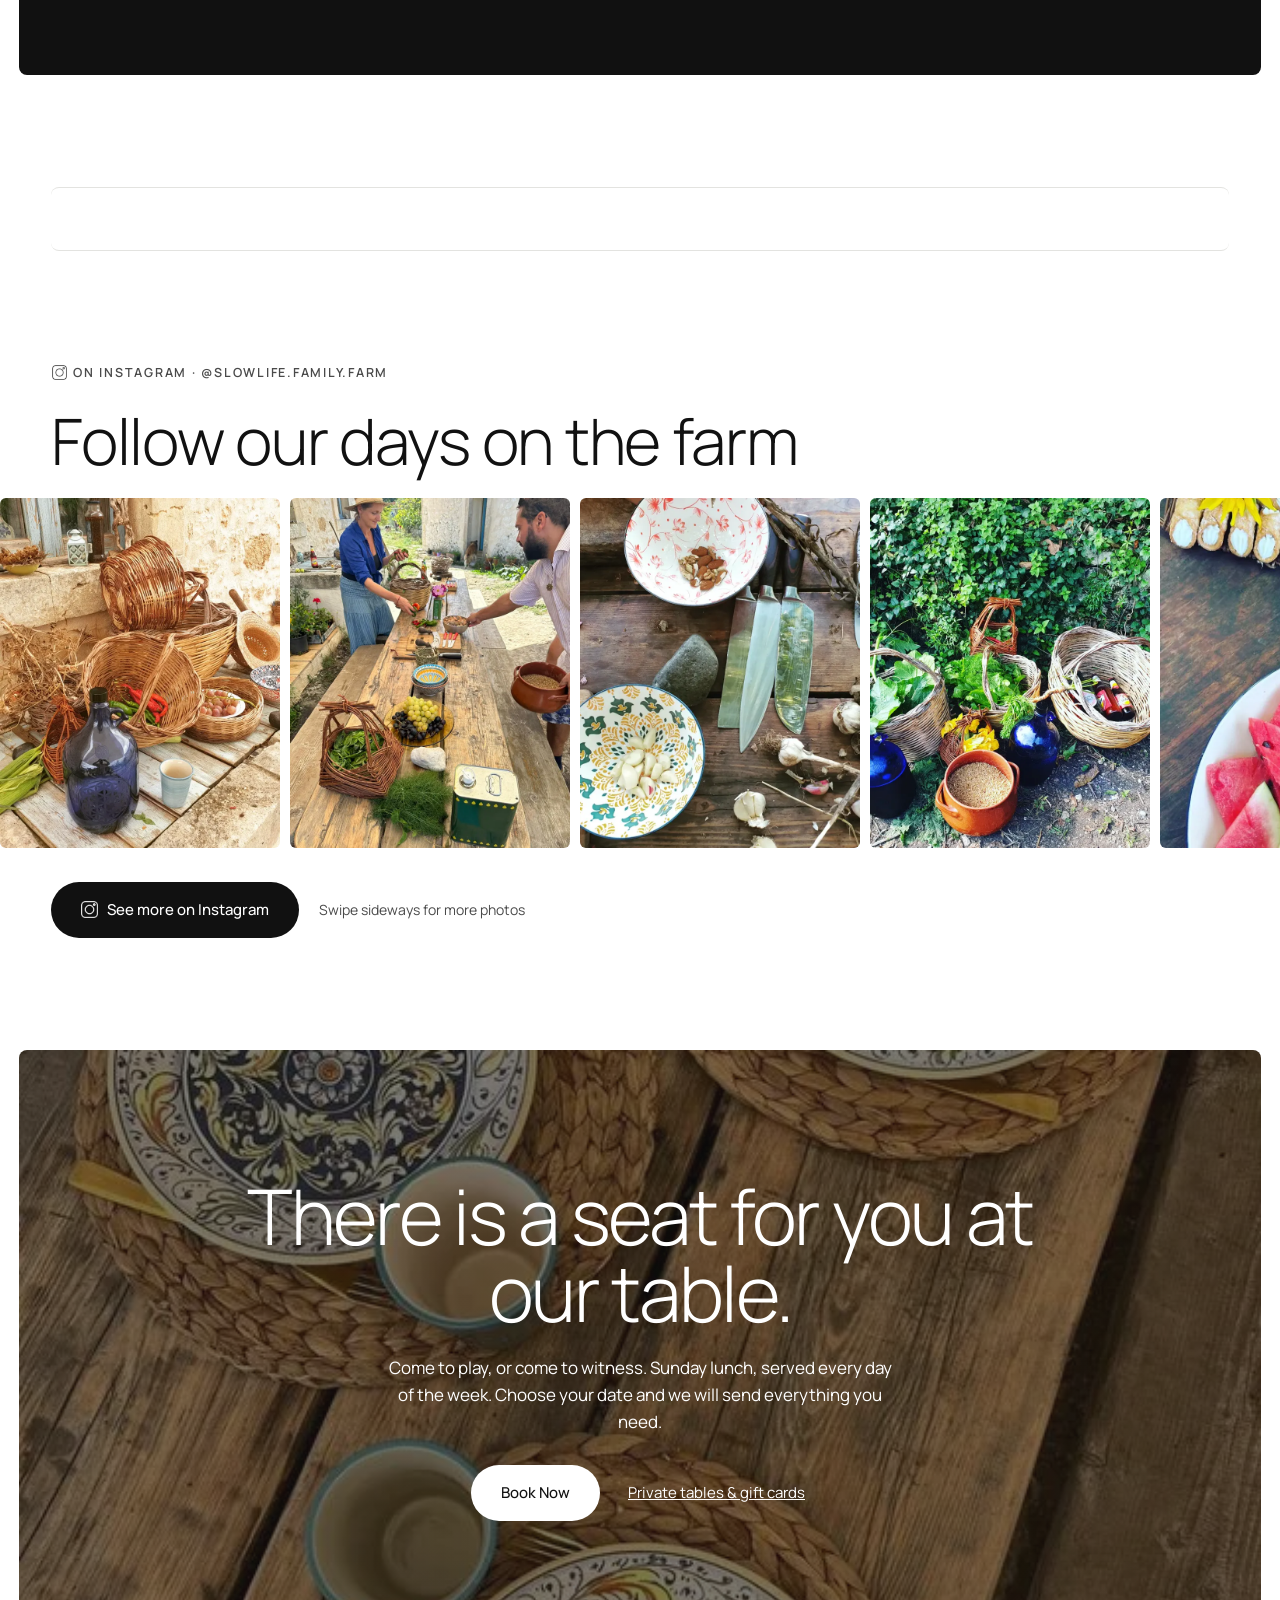
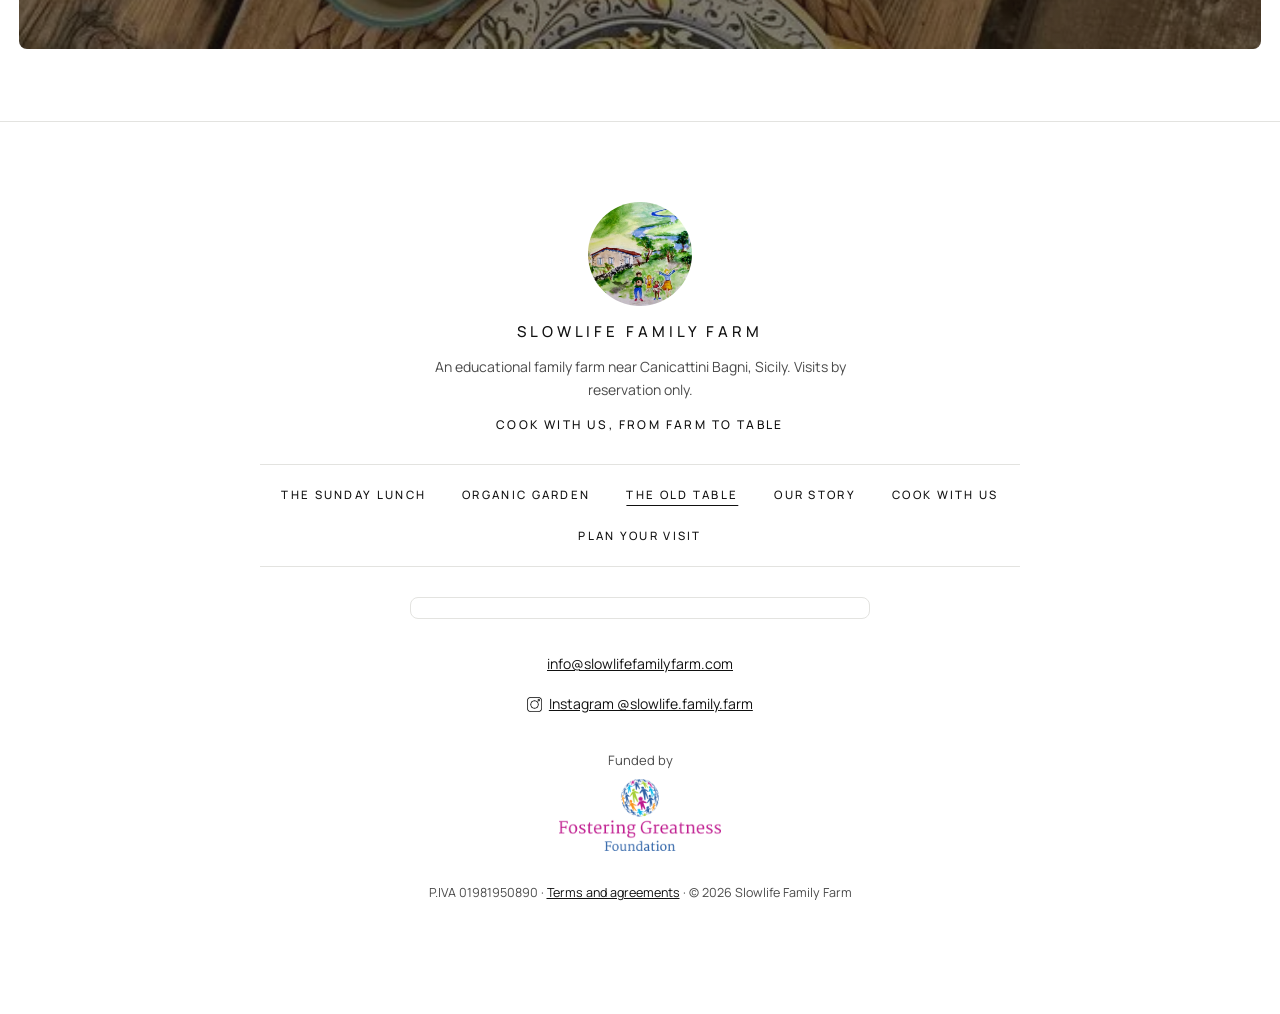
<file: the-old-table.html>
<!doctype html>
<html lang="en">
<head>
<meta charset="utf-8">
<meta name="viewport" content="width=device-width, initial-scale=1, viewport-fit=cover">
<title>The Old Table — Slowlife Family Farm</title>
<meta name="description" content="Back to the Old Table: the ancestral table game at the heart of our Sicilian Sunday lunch, every day of the week.">
<link rel="canonical" href="https://www.slowlifefamilyfarm.com/the-old-table.html">
<meta property="og:type" content="website">
<meta property="og:site_name" content="Slowlife Family Farm">
<meta property="og:title" content="The Old Table — Slowlife Family Farm">
<meta property="og:description" content="Back to the Old Table: the ancestral table game at the heart of our Sicilian Sunday lunch, every day of the week.">
<meta property="og:url" content="https://www.slowlifefamilyfarm.com/the-old-table.html">
<meta property="og:image" content="https://www.slowlifefamilyfarm.com/assets/img/old-table.jpg">
<meta name="twitter:card" content="summary_large_image">
<link rel="icon" href="favicon.ico" sizes="any">
<link rel="icon" type="image/png" sizes="32x32" href="assets/img/icon-32.png">
<link rel="apple-touch-icon" href="assets/img/apple-touch-icon.png">
<link rel="manifest" href="site.webmanifest">
<meta name="theme-color" content="#2a4d4c">
<link rel="preconnect" href="https://fonts.googleapis.com">
<link rel="preconnect" href="https://fonts.gstatic.com" crossorigin>
<link rel="stylesheet" href="https://fonts.googleapis.com/css2?family=Manrope:wght@300;400;500;600&display=swap">
<link rel="stylesheet" href="assets/css/site.css?v=227">
<script type="application/ld+json">[{"@context": "https://schema.org", "@type": "BreadcrumbList", "itemListElement": [{"@type": "ListItem", "position": 1, "name": "Slowlife Family Farm", "item": "https://www.slowlifefamilyfarm.com/"}, {"@type": "ListItem", "position": 2, "name": "The Old Table", "item": "https://www.slowlifefamilyfarm.com/the-old-table.html"}]}]</script>
</head>
<body>
<a class="skip" href="#main">Skip to content</a>
<div class="top-rating reviews-widget" aria-label="Our Google rating"><script defer async src="https://cdn.trustindex.io/loader.js?8eaac9485c7c974f0126f22058c"></script></div>
<div class="topbar">
<nav class="nav nav-top" aria-label="Main">
<a href="the-sunday-lunch.html">The Sunday Lunch</a>
<a href="cook-with-us.html">Cook With Us</a>
</nav>
<div class="brand-row">
<a class="brand" href="index.html"><img src="assets/img/logo.jpg" alt="" width="76" height="76"><span>Slowlife Family Farm</span></a>
</div>
<nav class="nav nav-low" aria-label="More">
<a href="the-old-table.html">The Old Table</a>
<a href="organic-garden.html"><span class="nav-org">Organic </span>Garden</a>
<a href="our-story.html">Our Story</a>
<button type="button" data-menu-button aria-expanded="false" aria-controls="menu">Menu &#9776;</button>
</nav>
<div class="menu" id="menu" hidden>
<a href="the-sunday-lunch.html#menu-of-the-day">Menu of the Day</a>
<a href="plan-your-visit.html">Plan Your Visit</a>
<a href="plan-your-visit.html#faq">FAQ</a>
<a href="plan-your-visit.html#contact">Contact Us</a>
</div>
</div>

<main id="main">
<header class="page-head">
<div class="eyebrow">The heart of our Sunday lunch, every day of the week</div>
<h1 class="h-xl">Back to the Old Table</h1>
<div class="yt page-film yt-clean" data-yt="hLHJ4-_57-U" data-autoplay style="--ratio: 4 / 5" role="img" aria-label="The film from our table"><img src="assets/img/film-ravioli.webp" alt=""><button type="button" class="sound-icon" data-yt-sound aria-label="Sound on or off"><svg viewBox="0 0 24 24" width="20" height="20" aria-hidden="true"><path d="M4 9v6h4l5 4V5L8 9H4z" fill="currentColor"/><path class="waves" d="M16 8.5a5 5 0 0 1 0 7M18.5 6a8.5 8.5 0 0 1 0 12" fill="none" stroke="currentColor" stroke-width="1.8" stroke-linecap="round"/><path class="cross" d="M16.5 9.5l5 5M21.5 9.5l-5 5" fill="none" stroke="currentColor" stroke-width="1.8" stroke-linecap="round"/></svg></button></div>
<p>A way of sitting at the table, older than 2,000 years, and still alive here. Join in, or simply be there to receive it.</p>
</header>

<section class="pad-section why origins">
<div class="eyebrow">The story</div>
<h2 class="h-md">Lost almost everywhere. Still alive in Sicily.</h2>
<div class="clip-sound origin-clip"><video data-clip src="assets/video/old-table-lunch.mp4" poster="assets/img/poster-old-table-lunch.webp" muted loop playsinline preload="none" aria-label="The long table under the trees: guests arriving and sharing lunch"></video><button type="button" class="sound-icon" data-sound-toggle aria-label="Sound on or off"><svg viewBox="0 0 24 24" width="20" height="20" aria-hidden="true"><path d="M4 9v6h4l5 4V5L8 9H4z" fill="currentColor"/><path class="waves" d="M16 8.5a5 5 0 0 1 0 7M18.5 6a8.5 8.5 0 0 1 0 12" fill="none" stroke="currentColor" stroke-width="1.8" stroke-linecap="round"/><path class="cross" d="M16.5 9.5l5 5M21.5 9.5l-5 5" fill="none" stroke="currentColor" stroke-width="1.8" stroke-linecap="round"/></svg></button></div>
<div class="origin-steps">
<div class="origin-step">
<div class="origin-k">I &middot; Where it began</div>
<h3>The symposium and the Roman banquet.</h3>
<img class="photo origin-img" src="assets/img/roman-banquet-pencil.webp?v=2" alt="An illustration of a Roman banquet: guests in togas talking around a round table under a pergola of vines and roses" loading="lazy" width="1600" height="875">
<p>In ancient Greece and Rome, a meal was a ceremony. Everyone brought something to share.</p>
</div>
<div class="origin-step">
<div class="origin-k">II &middot; Where it survived</div>
<h3>A game at the Sicilian table.</h3>
<img class="photo origin-img origin-photo" src="assets/img/table-in-the-woods.webp" alt="Guests sharing lunch at one long wooden table under the trees" loading="lazy">
<p>Before radio and television, people spent their evenings sharing stories at the table. Almost everywhere, this was lost. In Sicily, families kept it alive.</p>
</div>
<div class="origin-step">
<div class="origin-k">III &middot; Who keeps it</div>
<h3>Carlo and Jessie.</h3>
<img class="photo origin-img origin-portrait" src="assets/img/old-table-toast.webp?v=2" alt="Carlo, eyes closed and hand on his heart, sharing words at the old table, with Jessie beside him" width="1116" height="1600" loading="lazy">
<p>Among the last keepers of the game. The only way to protect it is to play it, so guests come from all over the world to join them, or simply to witness it.</p>
</div>
</div>

</section>

<section class="pad-section seats" id="seats">
<div class="eyebrow">What we bring to the table</div>
<h2 class="h-md">Every seat brings a gift.</h2>
<p class="lead">Tap a seat and see what it carries. The game itself stays a surprise. It is a cultural tradition, not a drinking game.</p>
<div class="seat-table">
<div class="seat-row"><button type="button" class="seat is-on" data-seat="music" aria-pressed="true"><span class="seat-ring" aria-hidden="true"></span><span class="seat-name">Music</span></button><button type="button" class="seat" data-seat="song" aria-pressed="false"><span class="seat-ring" aria-hidden="true"></span><span class="seat-name">Song</span></button><button type="button" class="seat" data-seat="poem" aria-pressed="false"><span class="seat-ring" aria-hidden="true"></span><span class="seat-name">Poem</span></button><button type="button" class="seat" data-seat="dance" aria-pressed="false"><span class="seat-ring" aria-hidden="true"></span><span class="seat-name">Dance</span></button></div>
<div class="seat-card">
<div class="seat-films">
<div class="seat-film" data-panel="music"><div class="yt yt-clean" data-yt="dY0wvdchub4" data-autoplay-quiet style="--ratio: 4 / 5" role="img" aria-label="A film of music at our table"><img src="assets/img/film-music.webp?v=2" alt="" loading="lazy"><button type="button" class="sound-icon" data-yt-sound aria-label="Sound on or off"><svg viewBox="0 0 24 24" width="20" height="20" aria-hidden="true"><path d="M4 9v6h4l5 4V5L8 9H4z" fill="currentColor"/><path class="waves" d="M16 8.5a5 5 0 0 1 0 7M18.5 6a8.5 8.5 0 0 1 0 12" fill="none" stroke="currentColor" stroke-width="1.8" stroke-linecap="round"/><path class="cross" d="M16.5 9.5l5 5M21.5 9.5l-5 5" fill="none" stroke="currentColor" stroke-width="1.8" stroke-linecap="round"/></svg></button></div></div>
<div class="seat-film" data-panel="song" hidden><div class="yt yt-clean" data-yt="qegzkD6FXYE" data-autoplay-quiet style="--ratio: 4 / 5" role="img" aria-label="A film of songs at our table"><img src="https://i.ytimg.com/vi/qegzkD6FXYE/oar2.jpg" onerror="this.onerror=null;this.src='https://i.ytimg.com/vi/qegzkD6FXYE/hqdefault.jpg'" alt="" loading="lazy"><button type="button" class="sound-icon" data-yt-sound aria-label="Sound on or off"><svg viewBox="0 0 24 24" width="20" height="20" aria-hidden="true"><path d="M4 9v6h4l5 4V5L8 9H4z" fill="currentColor"/><path class="waves" d="M16 8.5a5 5 0 0 1 0 7M18.5 6a8.5 8.5 0 0 1 0 12" fill="none" stroke="currentColor" stroke-width="1.8" stroke-linecap="round"/><path class="cross" d="M16.5 9.5l5 5M21.5 9.5l-5 5" fill="none" stroke="currentColor" stroke-width="1.8" stroke-linecap="round"/></svg></button></div></div>
<div class="seat-film" data-panel="poem" hidden><div class="yt yt-clean" data-yt="IK6vCwBorxk" data-autoplay-quiet style="--ratio: 4 / 5" role="img" aria-label="A film of poetry at our table"><img src="https://i.ytimg.com/vi/IK6vCwBorxk/oar2.jpg" onerror="this.onerror=null;this.src='https://i.ytimg.com/vi/IK6vCwBorxk/hqdefault.jpg'" alt="" loading="lazy"><button type="button" class="sound-icon" data-yt-sound aria-label="Sound on or off"><svg viewBox="0 0 24 24" width="20" height="20" aria-hidden="true"><path d="M4 9v6h4l5 4V5L8 9H4z" fill="currentColor"/><path class="waves" d="M16 8.5a5 5 0 0 1 0 7M18.5 6a8.5 8.5 0 0 1 0 12" fill="none" stroke="currentColor" stroke-width="1.8" stroke-linecap="round"/><path class="cross" d="M16.5 9.5l5 5M21.5 9.5l-5 5" fill="none" stroke="currentColor" stroke-width="1.8" stroke-linecap="round"/></svg></button></div></div>
<div class="seat-film" data-panel="dance" hidden><div class="yt yt-clean" data-yt="LLdKcDp91iU" data-autoplay-quiet style="--ratio: 4 / 5" role="img" aria-label="The film of dancing at our table"><img src="https://i.ytimg.com/vi/LLdKcDp91iU/oar2.jpg" onerror="this.onerror=null;this.src='https://i.ytimg.com/vi/LLdKcDp91iU/hqdefault.jpg'" alt="" loading="lazy"><button type="button" class="sound-icon" data-yt-sound aria-label="Sound on or off"><svg viewBox="0 0 24 24" width="20" height="20" aria-hidden="true"><path d="M4 9v6h4l5 4V5L8 9H4z" fill="currentColor"/><path class="waves" d="M16 8.5a5 5 0 0 1 0 7M18.5 6a8.5 8.5 0 0 1 0 12" fill="none" stroke="currentColor" stroke-width="1.8" stroke-linecap="round"/><path class="cross" d="M16.5 9.5l5 5M21.5 9.5l-5 5" fill="none" stroke="currentColor" stroke-width="1.8" stroke-linecap="round"/></svg></button></div></div>
</div>
<div class="seat-words" aria-live="polite">
<div class="seat-panel" data-panel="music"><h3>Music</h3><p>Someone always finds a rhythm. Music warms the table.</p></div>
<div class="seat-panel" data-panel="song" hidden><h3>A song</h3><p>From Sicily or from home. No good voice needed.</p></div>
<div class="seat-panel" data-panel="poem" hidden><h3>A poem</h3><p>A few lines known by heart, in any language.</p></div>
<div class="seat-panel" data-panel="dance" hidden><h3>A dance</h3><p>Only if your feet ask for it. Clapping along from your seat counts too.</p></div>
</div>
</div>
</div>
<p class="seat-note">Nobody has to sing, dance or speak. Listening is a full seat at the table.</p>
</section>

<section class="pad-section school" id="school">
<blockquote class="school-quote">
<p>“The Greeks call it drinking together, or eating together. We call it living together, because that is when life is truly lived.”</p>
<cite>Cicero, on the Roman banquet</cite>
</blockquote>

<div class="eyebrow">Why we play</div>
<h2 class="h-md">From farm to table was our school.</h2>
<div class="school-cols">
<div><img class="photo school-img" src="assets/img/school-grandmother.webp" alt="A grandmother speaking in the garden, her hand raised, in black and white" loading="lazy" width="1200" height="900"><h3>Grandparents spoke</h3><p>Stories, poems and songs, passed down at the table. The children listened.</p></div>
<div><img class="photo school-img" src="assets/img/school-almonds.webp" alt="Small hands cracking almonds with a river stone on the old wooden table" loading="lazy" width="1200" height="900"><h3>We cooked together</h3><p>Not a cooking class. Side by side with our grandparents, we learned about food, and about life.</p></div>
<div><img class="photo school-img" src="assets/img/school-voice.webp" alt="A guest standing at the long table, hands on his chest, speaking to everyone" loading="lazy" width="1000" height="750"><h3>Everyone found a voice</h3><p>Speaking to the whole table gave each of us courage, and a quiet confidence in ourselves.</p></div>
</div>

<div class="school-story">
<div class="eyebrow">Carlo remembers</div>
<p class="school-lead">“As a child, I didn’t know how precious it was. Then I stepped out into the world, and nobody played it. Nobody knew it. Somehow it survived in our family. We may be the last keepers of this game in Sicily.”</p>
</div>

<div class="school-cols two">
<div><img class="photo school-img" src="assets/img/school-one-table.webp" alt="A big group of guests from many countries laughing together at the table" loading="lazy" width="1200" height="900"><h3>One table, every faith</h3><p>Jews, Hindus, Muslims and Christians have played together at our table. We laugh, we share the best of our cultures, and every game ends in peace.</p></div>
<div><img class="photo school-img" src="assets/img/school-young-old.webp" alt="A young guest and an elder smiling at each other beside the long table" loading="lazy" width="1200" height="900"><h3>Something ancient comes back</h3><p>Guests often cry. They feel something old that the world had lost, the table we left for the screen, finding its way home.</p></div>
</div>

</section>

<section class="pad-section guest-words">
<div class="eyebrow">In our guests' words</div>
<h2 class="h-md">Read what they felt at the table.</h2>
<p class="lead">Real reviews, live from Google. Tap any one to read it there.</p>
<div class="reviews-widget reviews-full" aria-label="Our Google reviews"><script defer async src="https://cdn.trustindex.io/loader.js?bd288da85d37973eb2764b27e59"></script></div>
</section>

<section class="pad-section ends">
<div class="copy">
<div class="eyebrow">Played here every day</div>
<h2 class="h-md">Strangers in the morning, old friends by the end.</h2>
<p class="lead">Come to the table. Join in, or simply sit back and watch. Everyone is welcome, just as they are.</p>
<a class="btn" href="https://assets.ticketinghub.com/checkout/index-d476ba27d4782b9144b124b1d1b2266afed1c59c.html#options=%7B%22context%22%3A%22customer%22%2C%22layout%22%3A%22mobile%22%2C%22landing%22%3A%22calendar%22%2C%22color%22%3A%22%232a4d4c%22%2C%22footer%22%3Atrue%2C%22discounts%22%3Atrue%2C%22subscribe%22%3Atrue%2C%22avs%22%3Afalse%2C%22free%22%3Afalse%2C%22referral-code-param-name%22%3A%22th-reseller-ref%22%2C%22coupon-param-name%22%3A%22th-coupon%22%2C%22fields%22%3A%22name%2Cemail%2Ctelephone%22%2C%22extras-right-after-tickets%22%3Afalse%2C%22ga-enable-debug-mode%22%3Afalse%2C%22fb-pixel-track-purchases%22%3Atrue%2C%22ga-track-purchases%22%3Atrue%2C%22ga-track-pageviews%22%3Atrue%2C%22gift-cards%22%3Atrue%2C%22show-product-description%22%3Afalse%2C%22combination-discounts%22%3Atrue%2C%22show-product-logo%22%3Afalse%2C%22events-show-product-description%22%3Afalse%2C%22display-currency-as-symbol%22%3Afalse%2C%22extra-tickets%22%3Afalse%2C%22queueit%22%3Afalse%2C%22read-only-api%22%3Afalse%2C%22hide-option-prices%22%3Afalse%2C%22event-period%22%3A%227%22%2C%22events-view-mode%22%3A%22multi-day%22%2C%22collect-voucher-recipient-info%22%3Atrue%2C%22button-label%22%3A%22BOOK%20NOW%22%2C%22social-sharing%22%3Afalse%2C%22book-more%22%3Afalse%2C%22book-more-if-tickets-limit-reached%22%3Afalse%2C%22channel%22%3A%22b01bad70-8140-4362-9f7a-c4127d3bfd86%22%2C%22name%22%3A%22From%20Gardent%20to%20Table%22%2C%22products_enabled%22%3Atrue%2C%22products%22%3A%224c8516e8-7212-4cbf-bc1c-99860af0f1f4%22%2C%22referrer%22%3A%22https%3A%2F%2Fslowlifefamilyfarm.com%2F%22%2C%22widget%22%3A%226186dd7d-ba5c-4924-8d01-0d116569f255%22%2C%22referral-code%22%3Anull%2C%22origin%22%3A%22https%3A%2F%2Fslowlifefamilyfarm.com%22%2C%22parentWidth%22%3A360%7D" target="_blank" rel="noopener">Book the Sunday Lunch</a>
</div>
</section>

<section class="pad-section place">
<h2 class="h-md">Everyone has a place at the old table.</h2>
<p class="lead place-lead">You don’t have to sing, play or speak. Simply being there is enough. A table this rare lives on through everyone who sees it, and carries it home.</p>
<div class="cols">
<div><h3>Children</h3><p>They join in, and often sing the loudest.</p></div>
<div><h3>Guests who do not drink</h3><p>The game is about sharing, not wine. Water and our homemade soft drinks are always on the table.</p></div>
<div><h3>The shy ones</h3><p>A few kind words count as much as a song.</p></div>
<div><h3>Guests who would rather watch</h3><p>Nobody has to play. To listen and receive is to take part.</p></div>
</div>
</section>

<div class="top-rating mid-rating reviews-widget" aria-label="Our Google rating"><script defer async src="https://cdn.trustindex.io/loader.js?8eaac9485c7c974f0126f22058c"></script></div>

<section id="gallery" class="section gallery">
<div class="eyebrow tight ig-line"><span class="ig" aria-hidden="true"></span>On Instagram · @slowlife.family.farm</div>
<h2 class="h-lg">Follow our days on the farm</h2>
<div class="swipe swipe-photos">
<img src="assets/img/instagram/46.webp" alt="Baskets, a blue glass jug and grains on the old table" loading="lazy">
<img src="assets/img/instagram/44.webp" alt="Laying the harvest on the long table" loading="lazy">
<img src="assets/img/instagram/48.webp" alt="Garlic, knives and painted bowls on the wooden table" loading="lazy">
<img src="assets/img/instagram/47.webp" alt="Baskets and blue jugs under the vines" loading="lazy">
<img src="assets/img/instagram/49.webp" alt="Watermelon and cannoli to end the meal" loading="lazy">
<img src="assets/img/instagram/50.webp" alt="A child leaning in to smell the cannoli" loading="lazy">
<img src="assets/img/instagram/17.webp" alt="Hand-painted Sicilian plates on the long table" loading="lazy">
</div>
<div class="more"><a class="btn" href="https://www.instagram.com/slowlife.family.farm/" target="_blank" rel="noopener"><span class="ig" aria-hidden="true"></span>See more on Instagram</a><span>Swipe sideways for more photos</span></div>
</section>

<section id="reserve" class="closing" style="background-image: linear-gradient(rgba(17,17,17,.55), rgba(17,17,17,.55)), url(assets/img/instagram/17.webp); background-position: center; background-size: cover;">
<h2>There is a seat for you at our table.</h2>
<p>Come to play, or come to witness. Sunday lunch, served every day of the week. Choose your date and we will send everything you need.</p>
<div class="actions">
<a class="btn light" href="https://assets.ticketinghub.com/checkout/index-d476ba27d4782b9144b124b1d1b2266afed1c59c.html#options=%7B%22context%22%3A%22customer%22%2C%22layout%22%3A%22mobile%22%2C%22landing%22%3A%22calendar%22%2C%22color%22%3A%22%232a4d4c%22%2C%22footer%22%3Atrue%2C%22discounts%22%3Atrue%2C%22subscribe%22%3Atrue%2C%22avs%22%3Afalse%2C%22free%22%3Afalse%2C%22referral-code-param-name%22%3A%22th-reseller-ref%22%2C%22coupon-param-name%22%3A%22th-coupon%22%2C%22fields%22%3A%22name%2Cemail%2Ctelephone%22%2C%22extras-right-after-tickets%22%3Afalse%2C%22ga-enable-debug-mode%22%3Afalse%2C%22fb-pixel-track-purchases%22%3Atrue%2C%22ga-track-purchases%22%3Atrue%2C%22ga-track-pageviews%22%3Atrue%2C%22gift-cards%22%3Atrue%2C%22show-product-description%22%3Afalse%2C%22combination-discounts%22%3Atrue%2C%22show-product-logo%22%3Afalse%2C%22events-show-product-description%22%3Afalse%2C%22display-currency-as-symbol%22%3Afalse%2C%22extra-tickets%22%3Afalse%2C%22queueit%22%3Afalse%2C%22read-only-api%22%3Afalse%2C%22hide-option-prices%22%3Afalse%2C%22event-period%22%3A%227%22%2C%22events-view-mode%22%3A%22multi-day%22%2C%22collect-voucher-recipient-info%22%3Atrue%2C%22button-label%22%3A%22BOOK%20NOW%22%2C%22social-sharing%22%3Afalse%2C%22book-more%22%3Afalse%2C%22book-more-if-tickets-limit-reached%22%3Afalse%2C%22channel%22%3A%22b01bad70-8140-4362-9f7a-c4127d3bfd86%22%2C%22name%22%3A%22From%20Gardent%20to%20Table%22%2C%22products_enabled%22%3Atrue%2C%22products%22%3A%224c8516e8-7212-4cbf-bc1c-99860af0f1f4%22%2C%22referrer%22%3A%22https%3A%2F%2Fslowlifefamilyfarm.com%2F%22%2C%22widget%22%3A%226186dd7d-ba5c-4924-8d01-0d116569f255%22%2C%22referral-code%22%3Anull%2C%22origin%22%3A%22https%3A%2F%2Fslowlifefamilyfarm.com%22%2C%22parentWidth%22%3A360%7D" target="_blank" rel="noopener">Book Now</a>
<a href="plan-your-visit.html#contact">Private tables &amp; gift cards</a>
</div>
</section>
</main>

<footer class="footer footer-c">
<img class="logo" src="assets/img/logo.jpg" alt="Slowlife Family Farm logo: a watercolor of the family, the farmhouse and the river" loading="lazy">
<div class="name">Slowlife Family Farm</div>
<p class="about">An educational family farm near Canicattini Bagni, Sicily. Visits by reservation only.</p>
<p class="footer-tag">Cook with us, from farm to table</p>
<nav class="footer-nav" aria-label="Footer">
<a href="the-sunday-lunch.html">The Sunday Lunch</a>
<a href="organic-garden.html">Organic Garden</a>
<a href="the-old-table.html">The Old Table</a>
<a href="our-story.html">Our Story</a>
<a href="cook-with-us.html">Cook With Us</a>
<a href="plan-your-visit.html">Plan Your Visit</a>
</nav>
<div class="reviews-widget reviews-badge" aria-label="Our Google rating"><script defer async src="https://cdn.trustindex.io/loader.js?bd288da85d37973eb2764b27e59"></script></div>
<div class="footer-contact">
<a href="mailto:info@slowlifefamilyfarm.com">info@slowlifefamilyfarm.com</a>
<a href="https://www.instagram.com/slowlife.family.farm/" target="_blank" rel="noopener" class="ig-foot"><span class="ig" aria-hidden="true"></span>Instagram @slowlife.family.farm</a>
</div>
<div class="funded"><span>Funded by</span><img src="assets/img/fostering-greatness.png" alt="Fostering Greatness Foundation" loading="lazy"></div>
<div class="legal">P.IVA 01981950890 · <a href="terms.html">Terms and agreements</a> · © 2026 Slowlife Family Farm</div>
</footer>

<div class="bookbar">
<div class="info"><strong>€150 per adult</strong> · children (2–13) €75<br><span>Every day · 9:30 AM to 3:30–4:00 PM</span></div>
<a class="btn" href="https://assets.ticketinghub.com/checkout/index-d476ba27d4782b9144b124b1d1b2266afed1c59c.html#options=%7B%22context%22%3A%22customer%22%2C%22layout%22%3A%22mobile%22%2C%22landing%22%3A%22calendar%22%2C%22color%22%3A%22%232a4d4c%22%2C%22footer%22%3Atrue%2C%22discounts%22%3Atrue%2C%22subscribe%22%3Atrue%2C%22avs%22%3Afalse%2C%22free%22%3Afalse%2C%22referral-code-param-name%22%3A%22th-reseller-ref%22%2C%22coupon-param-name%22%3A%22th-coupon%22%2C%22fields%22%3A%22name%2Cemail%2Ctelephone%22%2C%22extras-right-after-tickets%22%3Afalse%2C%22ga-enable-debug-mode%22%3Afalse%2C%22fb-pixel-track-purchases%22%3Atrue%2C%22ga-track-purchases%22%3Atrue%2C%22ga-track-pageviews%22%3Atrue%2C%22gift-cards%22%3Atrue%2C%22show-product-description%22%3Afalse%2C%22combination-discounts%22%3Atrue%2C%22show-product-logo%22%3Afalse%2C%22events-show-product-description%22%3Afalse%2C%22display-currency-as-symbol%22%3Afalse%2C%22extra-tickets%22%3Afalse%2C%22queueit%22%3Afalse%2C%22read-only-api%22%3Afalse%2C%22hide-option-prices%22%3Afalse%2C%22event-period%22%3A%227%22%2C%22events-view-mode%22%3A%22multi-day%22%2C%22collect-voucher-recipient-info%22%3Atrue%2C%22button-label%22%3A%22BOOK%20NOW%22%2C%22social-sharing%22%3Afalse%2C%22book-more%22%3Afalse%2C%22book-more-if-tickets-limit-reached%22%3Afalse%2C%22channel%22%3A%22b01bad70-8140-4362-9f7a-c4127d3bfd86%22%2C%22name%22%3A%22From%20Gardent%20to%20Table%22%2C%22products_enabled%22%3Atrue%2C%22products%22%3A%224c8516e8-7212-4cbf-bc1c-99860af0f1f4%22%2C%22referrer%22%3A%22https%3A%2F%2Fslowlifefamilyfarm.com%2F%22%2C%22widget%22%3A%226186dd7d-ba5c-4924-8d01-0d116569f255%22%2C%22referral-code%22%3Anull%2C%22origin%22%3A%22https%3A%2F%2Fslowlifefamilyfarm.com%22%2C%22parentWidth%22%3A360%7D" target="_blank" rel="noopener">Book Now</a>
</div>
<script src="assets/js/site.js?v=227" defer></script>
</body>
</html>
</file>
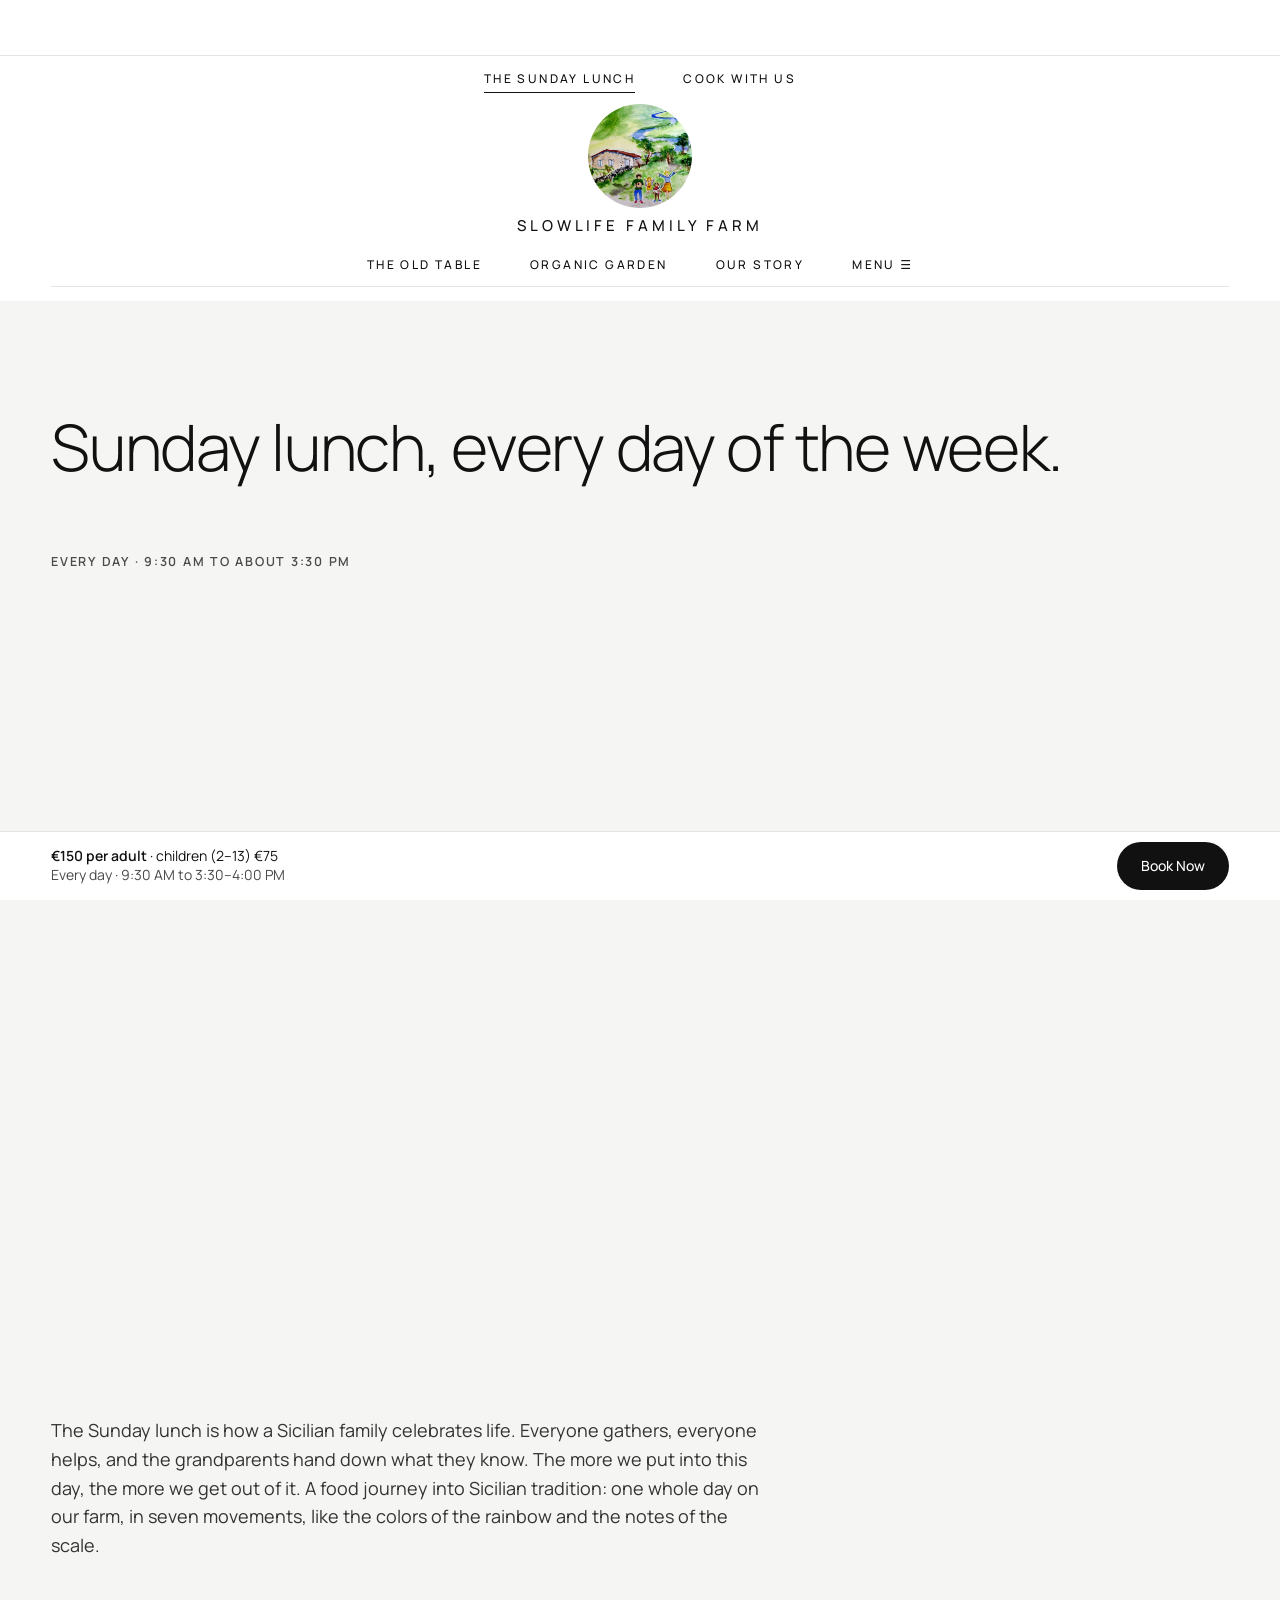
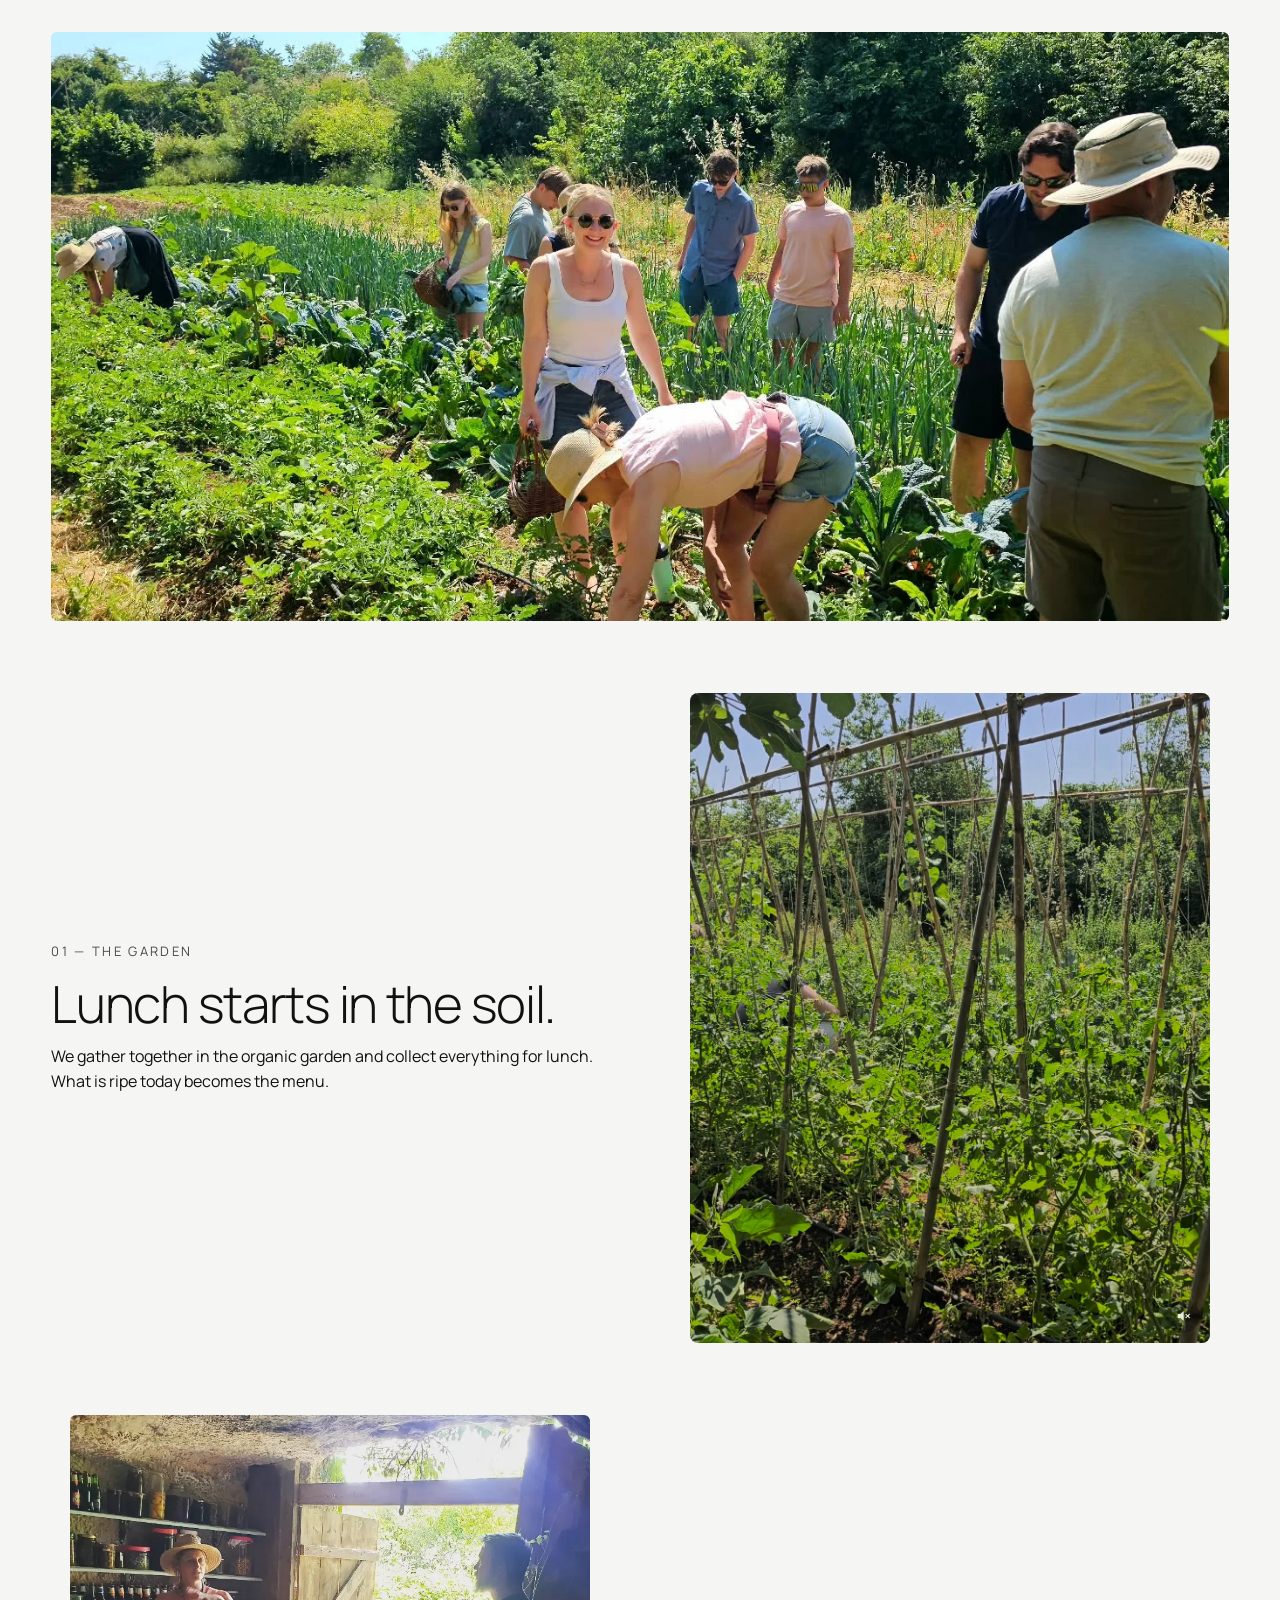
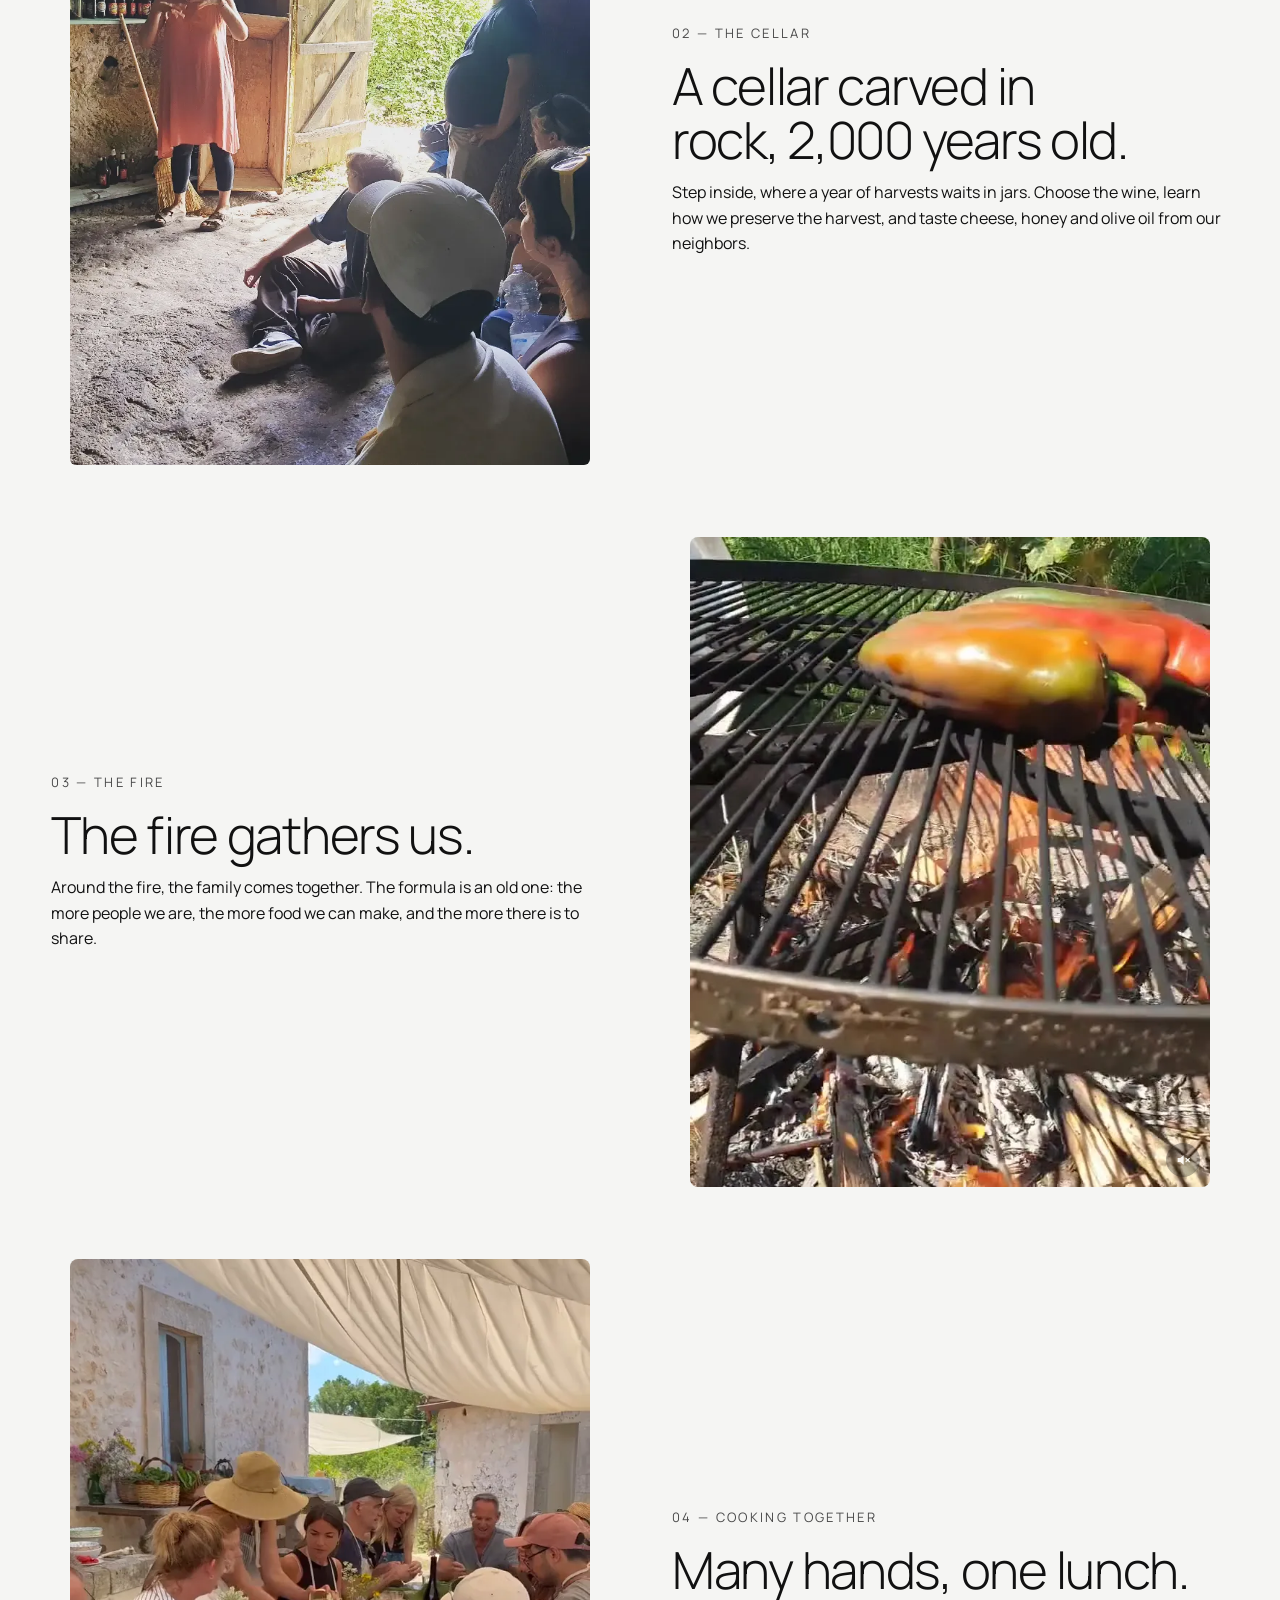
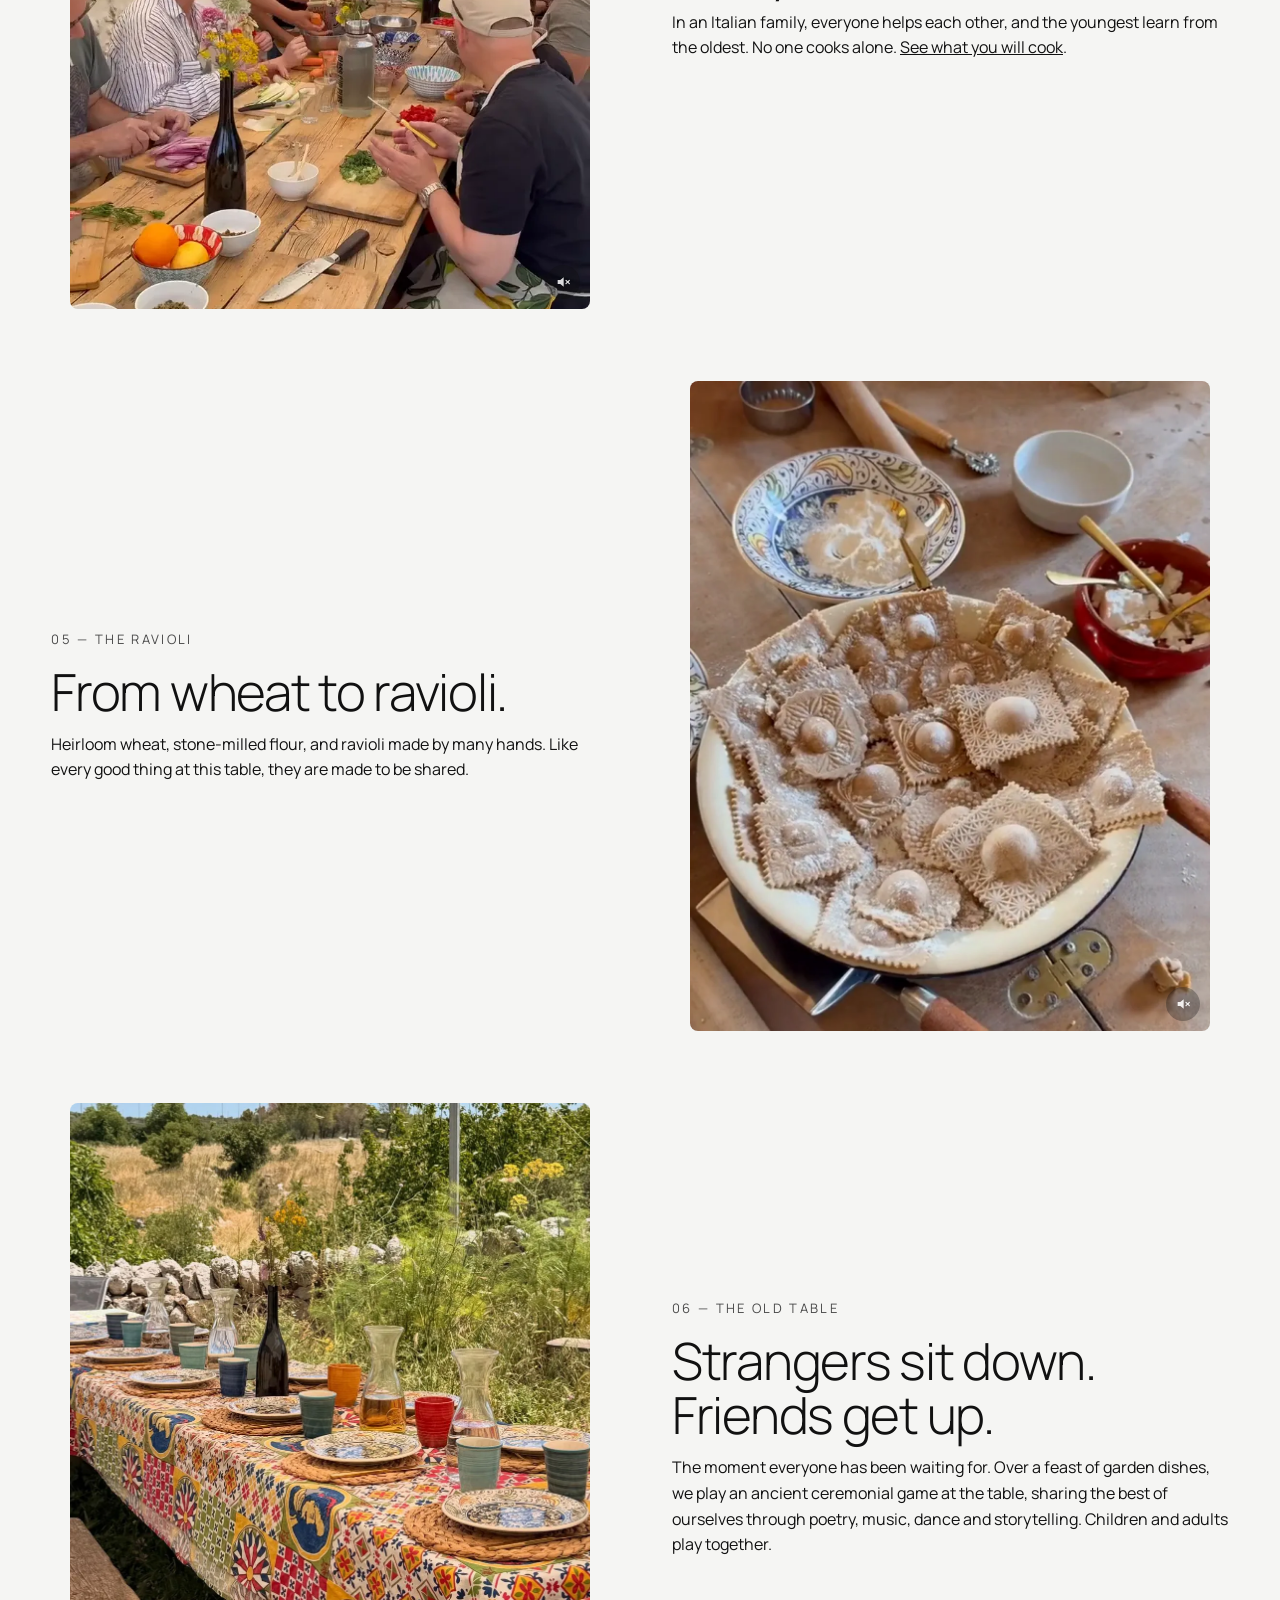
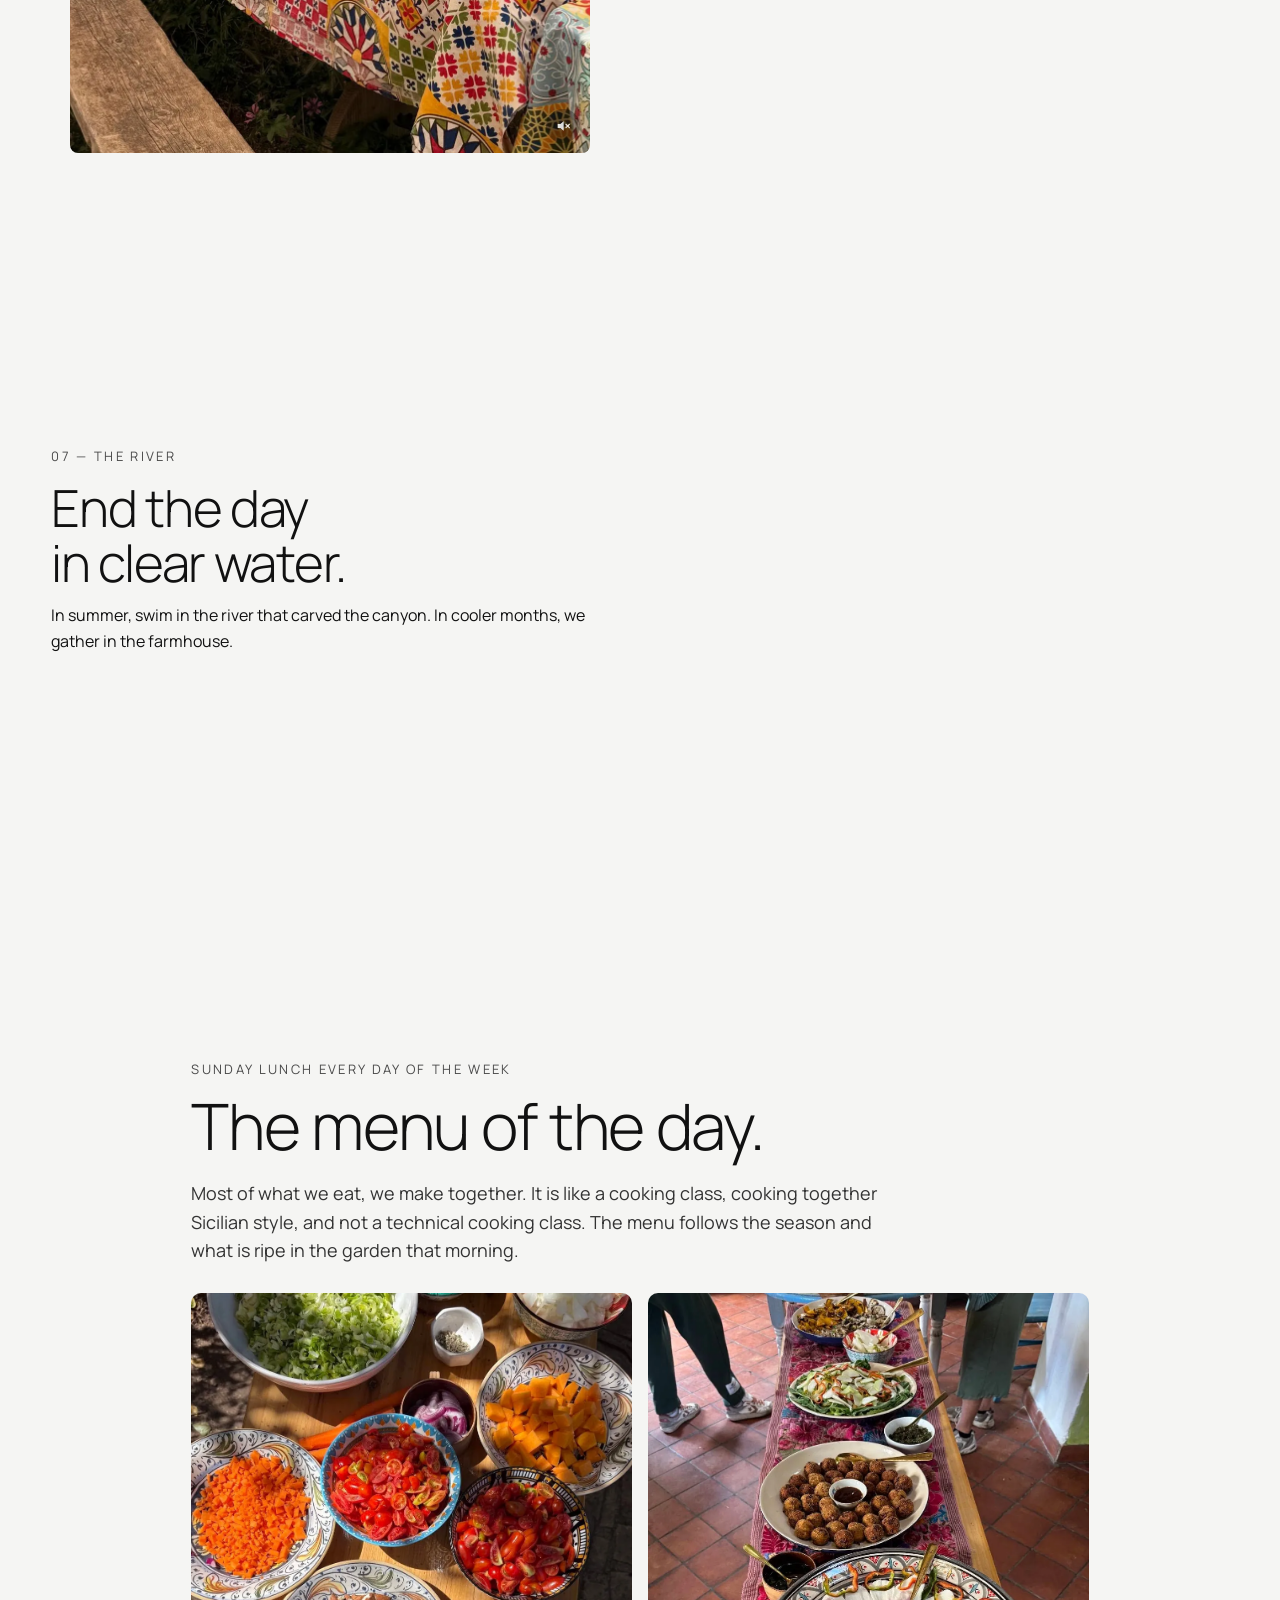
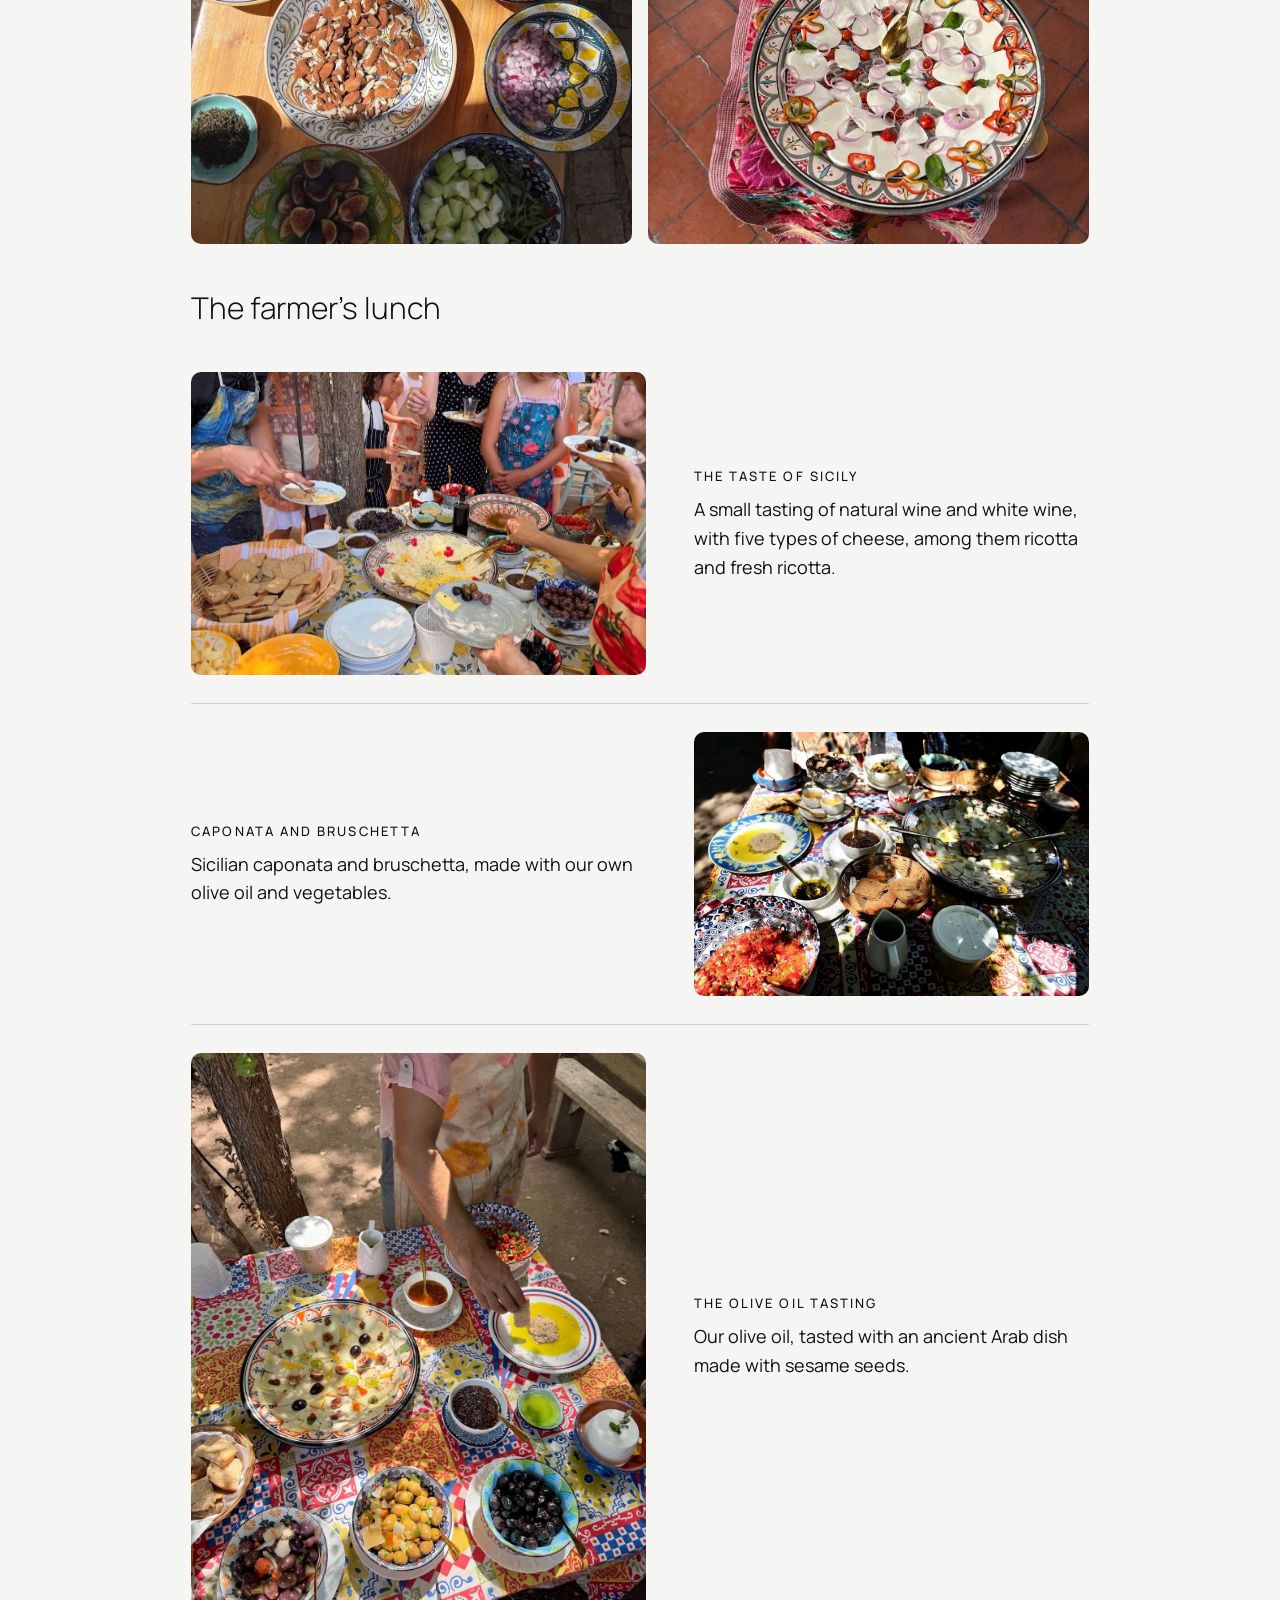
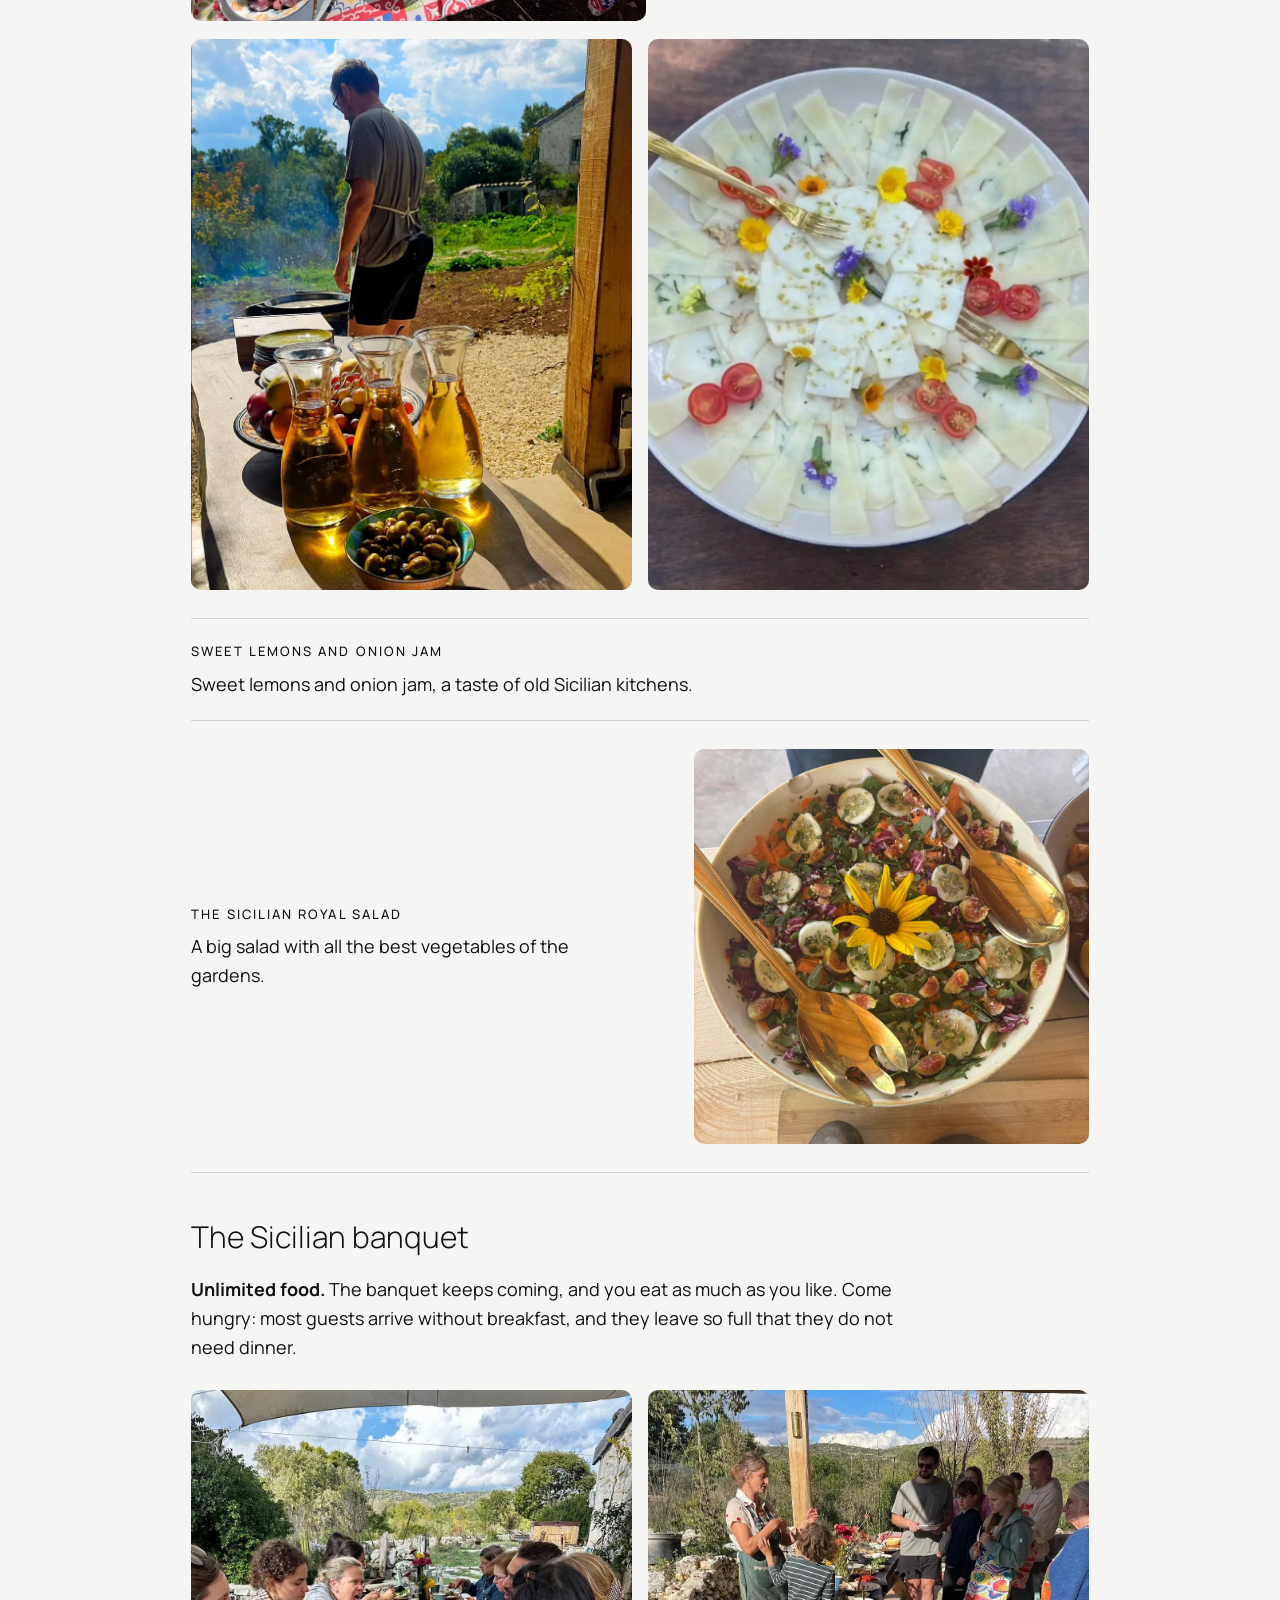
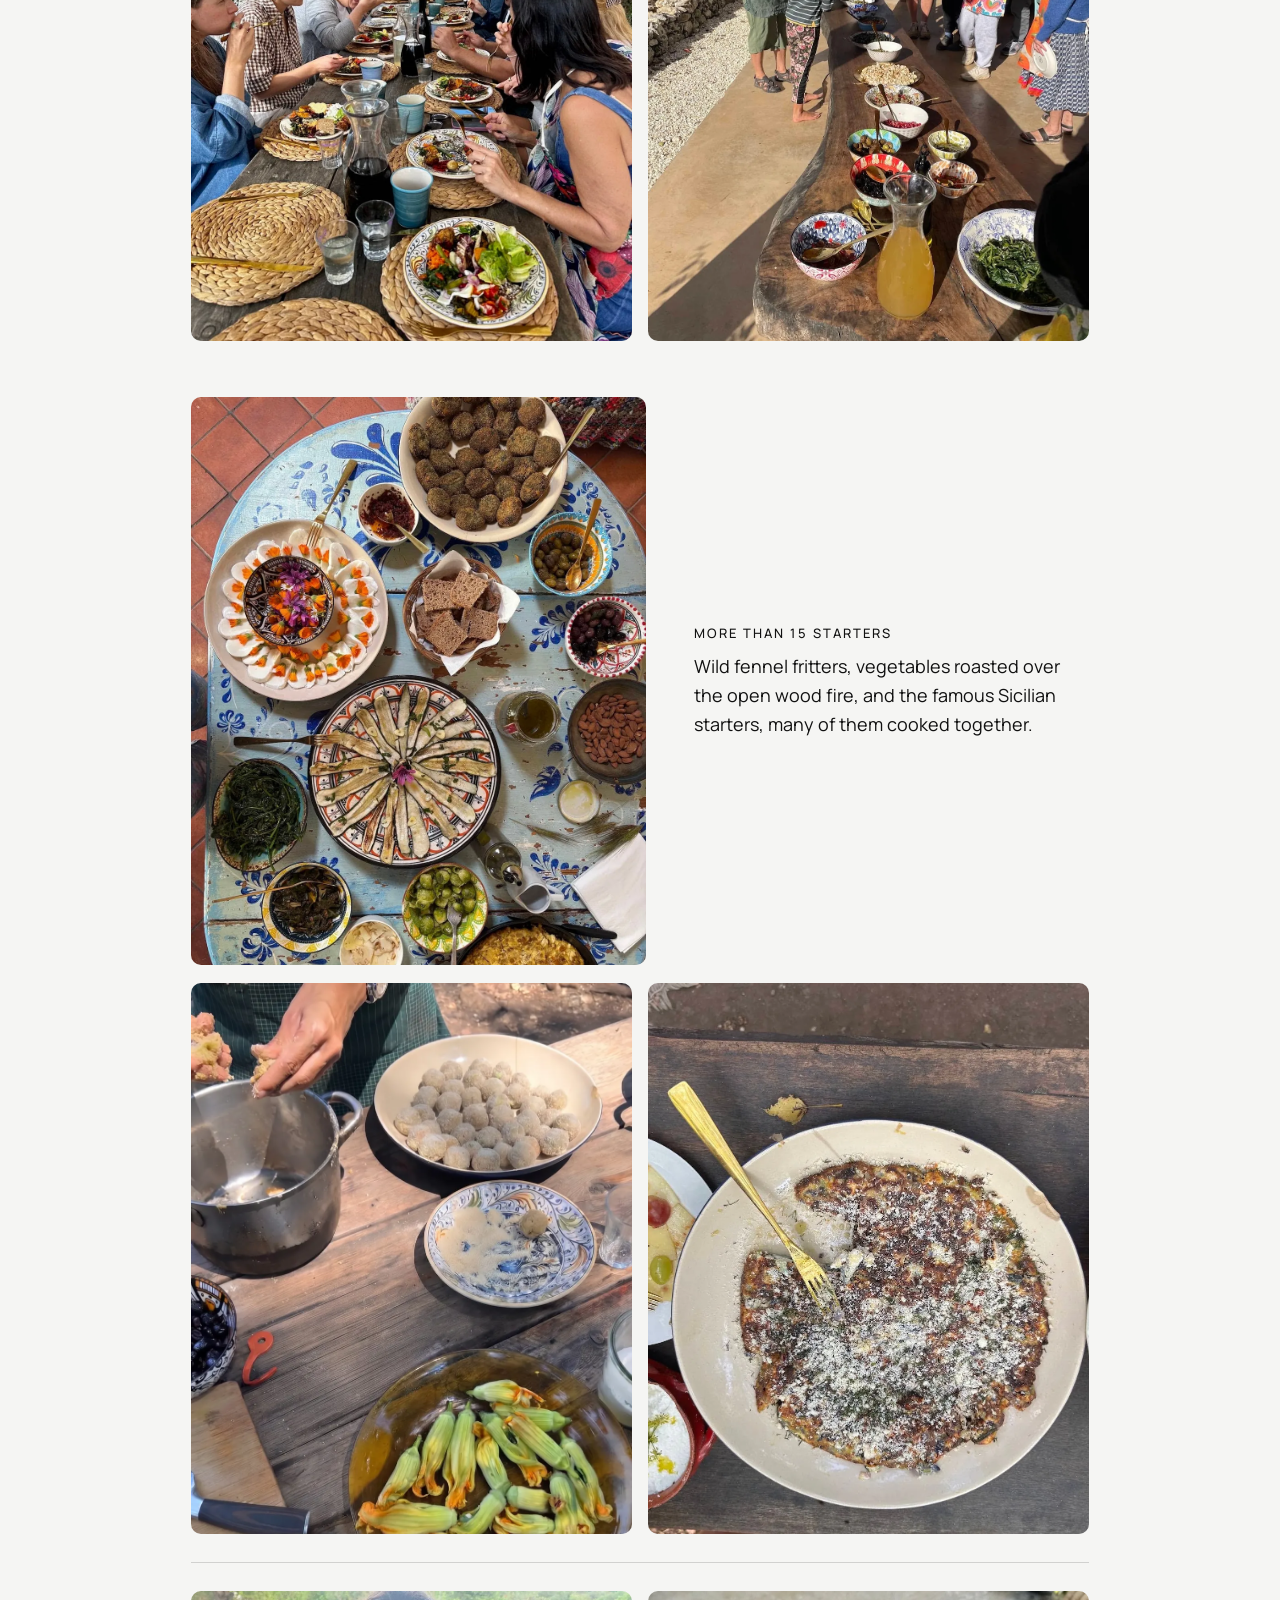
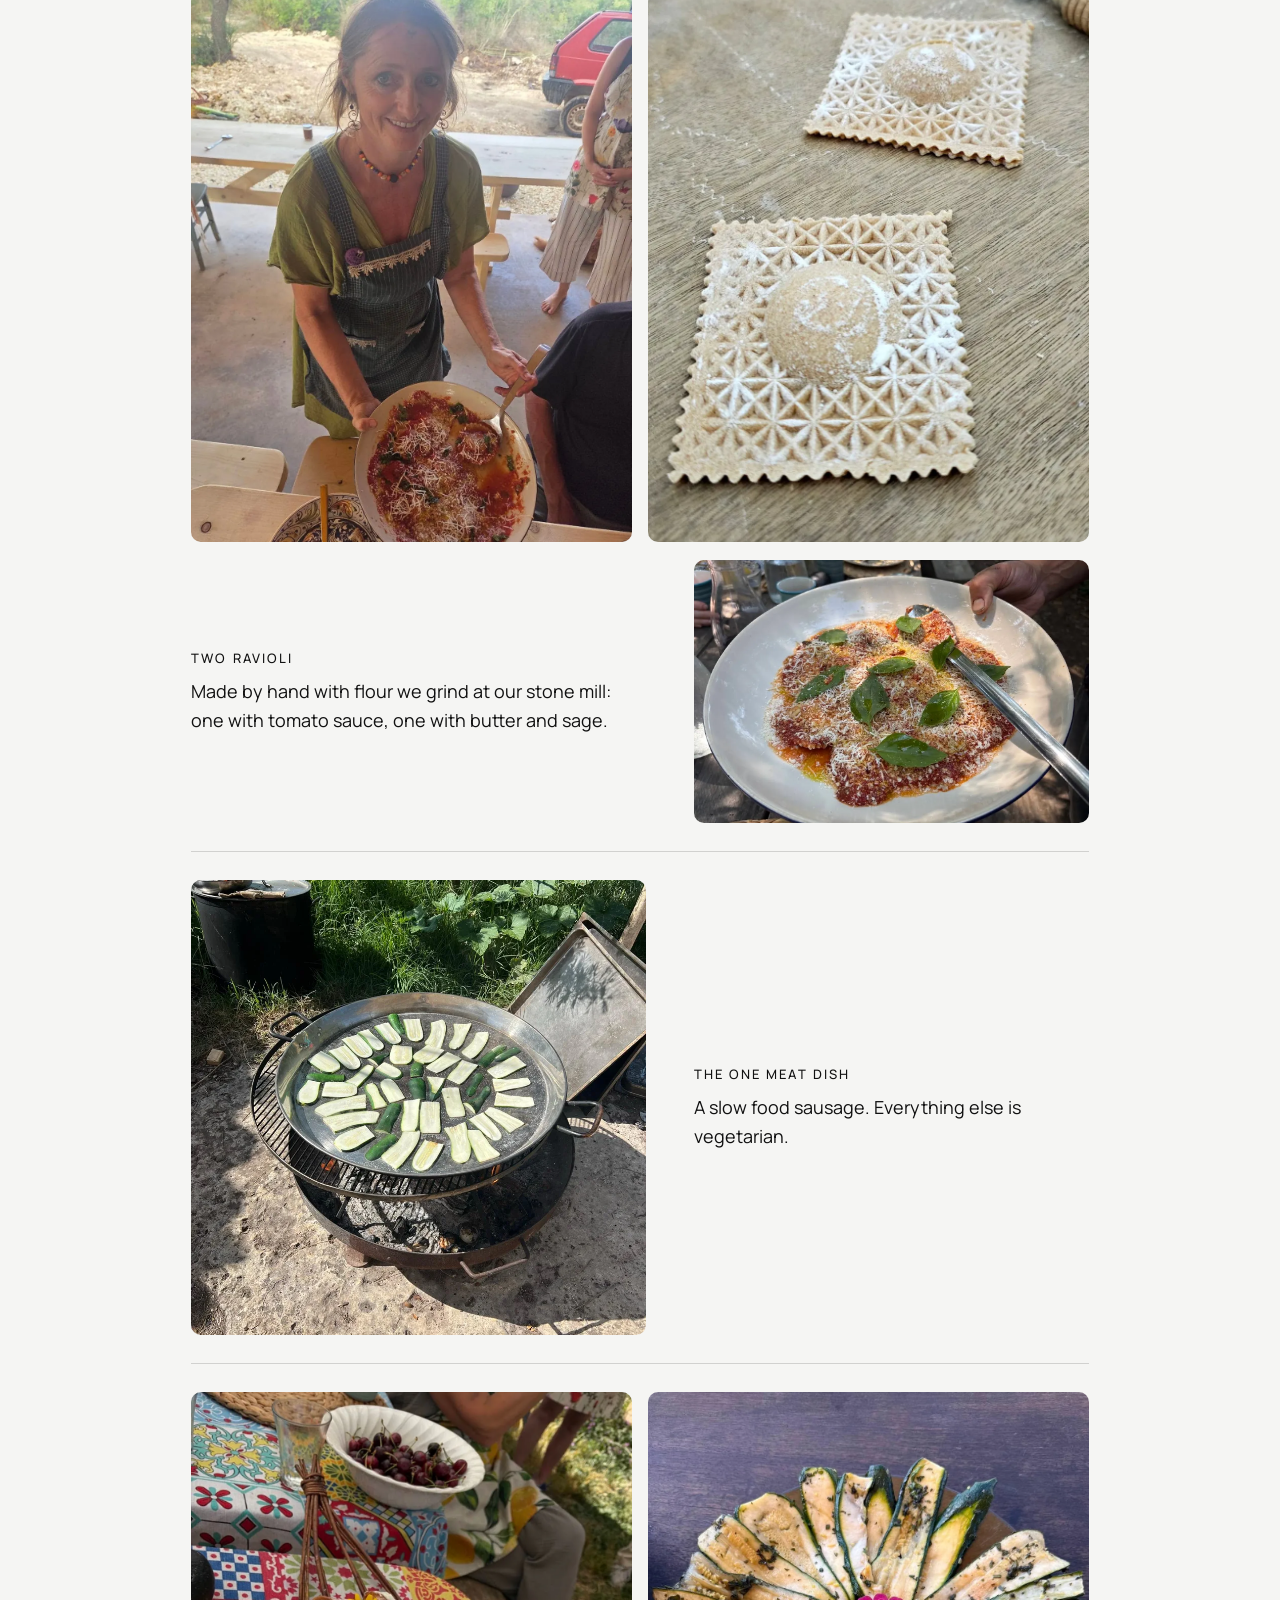
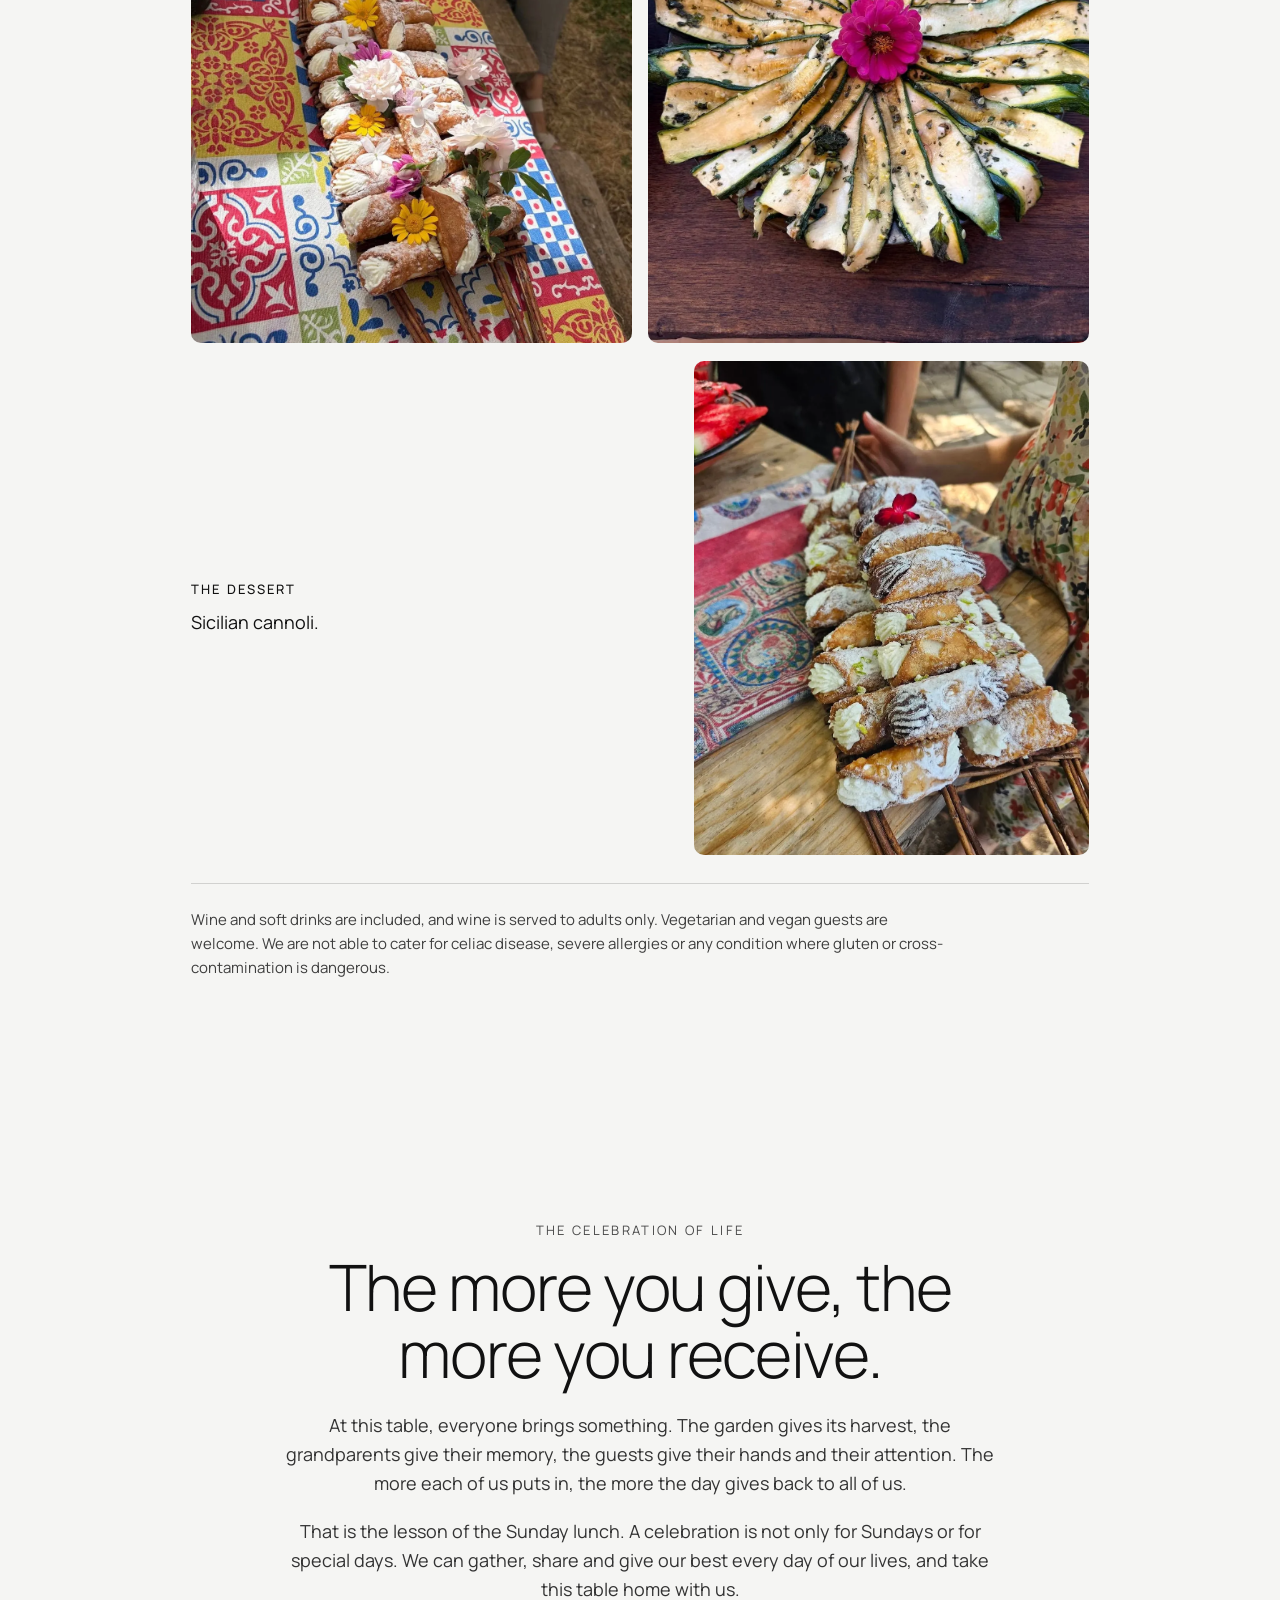
<file: the-sunday-lunch.html>
<!doctype html>
<html lang="en">
<head>
<meta charset="utf-8">
<meta name="viewport" content="width=device-width, initial-scale=1, viewport-fit=cover">
<title>Sicilian Sunday Lunch, Every Day of the Week | Slowlife Family Farm</title>
<meta name="description" content="A Sicilian Sunday lunch every day of the week on a family farm near Canicattini Bagni: the garden, the cellar, the fire, ravioli and one long table. €150 per adult.">
<link rel="canonical" href="https://www.slowlifefamilyfarm.com/the-sunday-lunch.html">
<meta property="og:type" content="website">
<meta property="og:site_name" content="Slowlife Family Farm">
<meta property="og:title" content="Sicilian Sunday Lunch, Every Day of the Week | Slowlife Family Farm">
<meta property="og:description" content="A Sicilian Sunday lunch every day of the week on a family farm near Canicattini Bagni: the garden, the cellar, the fire, ravioli and one long table. €150 per adult.">
<meta property="og:url" content="https://www.slowlifefamilyfarm.com/the-sunday-lunch.html">
<meta property="og:image" content="https://www.slowlifefamilyfarm.com/assets/img/hero-pumpkins.jpg">
<meta name="twitter:card" content="summary_large_image">
<link rel="icon" href="favicon.ico" sizes="any">
<link rel="icon" type="image/png" sizes="32x32" href="assets/img/icon-32.png">
<link rel="apple-touch-icon" href="assets/img/apple-touch-icon.png">
<link rel="manifest" href="site.webmanifest">
<meta name="theme-color" content="#2a4d4c">
<link rel="preconnect" href="https://fonts.googleapis.com">
<link rel="preconnect" href="https://fonts.gstatic.com" crossorigin>
<link rel="stylesheet" href="https://fonts.googleapis.com/css2?family=Manrope:wght@300;400;500;600&display=swap">
<link rel="stylesheet" href="assets/css/site.css?v=227">
<script type="application/ld+json">[{"@context": "https://schema.org", "@type": "BreadcrumbList", "itemListElement": [{"@type": "ListItem", "position": 1, "name": "Slowlife Family Farm", "item": "https://www.slowlifefamilyfarm.com/"}, {"@type": "ListItem", "position": 2, "name": "The Sunday Lunch", "item": "https://www.slowlifefamilyfarm.com/the-sunday-lunch.html"}]}, {"@context": "https://schema.org", "@type": "Service", "name": "Sicilian Sunday lunch on a family farm, every day of the week", "serviceType": "Farm lunch and cooking experience", "provider": {"@type": "LocalBusiness", "name": "Slowlife Family Farm", "url": "https://www.slowlifefamilyfarm.com/"}, "areaServed": "Canicattini Bagni, Sicily", "offers": [{"@type": "Offer", "name": "Adult", "price": "150", "priceCurrency": "EUR", "url": "https://www.slowlifefamilyfarm.com/the-sunday-lunch.html"}, {"@type": "Offer", "name": "Child aged 2 to 13", "price": "75", "priceCurrency": "EUR", "url": "https://www.slowlifefamilyfarm.com/the-sunday-lunch.html"}]}]</script>
</head>
<body>
<a class="skip" href="#main">Skip to content</a>
<div class="top-rating reviews-widget" aria-label="Our Google rating"><script defer async src="https://cdn.trustindex.io/loader.js?8eaac9485c7c974f0126f22058c"></script></div>
<div class="topbar">
<nav class="nav nav-top" aria-label="Main">
<a href="the-sunday-lunch.html">The Sunday Lunch</a>
<a href="cook-with-us.html">Cook With Us</a>
</nav>
<div class="brand-row">
<a class="brand" href="index.html"><img src="assets/img/logo.jpg" alt="" width="76" height="76"><span>Slowlife Family Farm</span></a>
</div>
<nav class="nav nav-low" aria-label="More">
<a href="the-old-table.html">The Old Table</a>
<a href="organic-garden.html"><span class="nav-org">Organic </span>Garden</a>
<a href="our-story.html">Our Story</a>
<button type="button" data-menu-button aria-expanded="false" aria-controls="menu">Menu &#9776;</button>
</nav>
<div class="menu" id="menu" hidden>
<a href="the-sunday-lunch.html#menu-of-the-day">Menu of the Day</a>
<a href="plan-your-visit.html">Plan Your Visit</a>
<a href="plan-your-visit.html#faq">FAQ</a>
<a href="plan-your-visit.html#contact">Contact Us</a>
</div>
</div>

<main id="main">
<section class="section soft gardens sunday">
<h1 class="h-lg">Sunday lunch, every day of the week.</h1>
<div class="eyebrow tight">Every day · 9:30 AM to about 3:30 PM</div>
<div class="yt sl-top-film yt-clean" data-yt="mnw_RkqwD-g" data-autoplay-quiet style="--ratio: 4 / 5" role="img" aria-label="A film from the farm"><img src="assets/img/film-basket.webp" alt=""><button type="button" class="sound-icon" data-yt-sound aria-label="Sound on or off"><svg viewBox="0 0 24 24" width="20" height="20" aria-hidden="true"><path d="M4 9v6h4l5 4V5L8 9H4z" fill="currentColor"/><path class="waves" d="M16 8.5a5 5 0 0 1 0 7M18.5 6a8.5 8.5 0 0 1 0 12" fill="none" stroke="currentColor" stroke-width="1.8" stroke-linecap="round"/><path class="cross" d="M16.5 9.5l5 5M21.5 9.5l-5 5" fill="none" stroke="currentColor" stroke-width="1.8" stroke-linecap="round"/></svg></button></div>
<p class="lead">The Sunday lunch is how a Sicilian family celebrates life. Everyone gathers, everyone helps, and the grandparents hand down what they know. The more we put into this day, the more we get out of it. A food journey into Sicilian tradition: one whole day on our farm, in seven movements, like the colors of the rainbow and the notes of the scale.</p>
<img class="photo g-wide" src="assets/img/garden-harvest.webp" alt="Guests picking vegetables together along the garden rows on a sunny morning" width="1350" height="754" loading="lazy">
<div class="g-row">
<div class="g-text">
<div class="eyebrow">01 — The Garden</div>
<h3 class="h-md">Lunch starts in the soil.</h3>
<p>We gather together in the organic garden and collect everything for lunch. What is ripe today becomes the menu.</p>
</div>
<div class="clip-sound sl-clip"><video data-clip src="assets/video/garden-rows.mp4?v=2" poster="assets/img/poster-garden-rows.webp?v=2" muted loop playsinline preload="none" aria-label="The vegetable rows and bamboo canes of the garden on a sunny morning"></video><button type="button" class="sound-icon" data-sound-toggle aria-label="Sound on or off"><svg viewBox="0 0 24 24" width="20" height="20" aria-hidden="true"><path d="M4 9v6h4l5 4V5L8 9H4z" fill="currentColor"/><path class="waves" d="M16 8.5a5 5 0 0 1 0 7M18.5 6a8.5 8.5 0 0 1 0 12" fill="none" stroke="currentColor" stroke-width="1.8" stroke-linecap="round"/><path class="cross" d="M16.5 9.5l5 5M21.5 9.5l-5 5" fill="none" stroke="currentColor" stroke-width="1.8" stroke-linecap="round"/></svg></button></div>
</div>
<div class="g-row flip">
<div class="g-text">
<div class="eyebrow">02 — The Cellar</div>
<h3 class="h-md">A cellar carved in rock, 2,000 years old.</h3>
<p>Step inside, where a year of harvests waits in jars. Choose the wine, learn how we preserve the harvest, and taste cheese, honey and olive oil from our neighbors.</p>
</div>
<img class="photo sl-photo" src="assets/img/cellar-lesson.webp" alt="Jessie in the rock cellar, telling guests how the harvest is preserved, with jars on the shelves behind her" loading="lazy">
</div>
<div class="g-row">
<div class="g-text">
<div class="eyebrow">03 — The Fire</div>
<h3 class="h-md">The fire gathers us.</h3>
<p>Around the fire, the family comes together. The formula is an old one: the more people we are, the more food we can make, and the more there is to share.</p>
</div>
<div class="clip-sound sl-clip"><video data-clip src="assets/video/fire.mp4?v=2" poster="assets/img/poster-fire.webp" muted loop playsinline preload="none" aria-label="Peppers roasting on the grill over an open wood fire"></video><button type="button" class="sound-icon" data-sound-toggle aria-label="Sound on or off"><svg viewBox="0 0 24 24" width="20" height="20" aria-hidden="true"><path d="M4 9v6h4l5 4V5L8 9H4z" fill="currentColor"/><path class="waves" d="M16 8.5a5 5 0 0 1 0 7M18.5 6a8.5 8.5 0 0 1 0 12" fill="none" stroke="currentColor" stroke-width="1.8" stroke-linecap="round"/><path class="cross" d="M16.5 9.5l5 5M21.5 9.5l-5 5" fill="none" stroke="currentColor" stroke-width="1.8" stroke-linecap="round"/></svg></button></div>
</div>
<div class="g-row flip">
<div class="g-text">
<div class="eyebrow">04 — Cooking Together</div>
<h3 class="h-md">Many hands, one lunch.</h3>
<p>In an Italian family, everyone helps each other, and the youngest learn from the oldest. No one cooks alone. <a href="cook-with-us.html">See what you will cook</a>.</p>
</div>
<div class="clip-sound sl-clip"><video data-clip src="assets/video/cooking-together.mp4" poster="assets/img/poster-cooking.webp" muted loop playsinline preload="none" aria-label="Guests preparing food together at the long table under the canopy"></video><button type="button" class="sound-icon" data-sound-toggle aria-label="Sound on or off"><svg viewBox="0 0 24 24" width="20" height="20" aria-hidden="true"><path d="M4 9v6h4l5 4V5L8 9H4z" fill="currentColor"/><path class="waves" d="M16 8.5a5 5 0 0 1 0 7M18.5 6a8.5 8.5 0 0 1 0 12" fill="none" stroke="currentColor" stroke-width="1.8" stroke-linecap="round"/><path class="cross" d="M16.5 9.5l5 5M21.5 9.5l-5 5" fill="none" stroke="currentColor" stroke-width="1.8" stroke-linecap="round"/></svg></button></div>
</div>
<div class="g-row">
<div class="g-text">
<div class="eyebrow">05 — The Ravioli</div>
<h3 class="h-md">From wheat to ravioli.</h3>
<p>Heirloom wheat, stone-milled flour, and ravioli made by many hands. Like every good thing at this table, they are made to be shared.</p>
</div>
<div class="clip-sound sl-clip"><video data-clip src="assets/video/wheat-to-ravioli.mp4?v=2" poster="assets/img/poster-wheat-to-ravioli.webp?v=2" muted loop playsinline preload="none" aria-label="From sifting the wheat to a plate of hand-stamped ravioli"></video><button type="button" class="sound-icon" data-sound-toggle aria-label="Sound on or off"><svg viewBox="0 0 24 24" width="20" height="20" aria-hidden="true"><path d="M4 9v6h4l5 4V5L8 9H4z" fill="currentColor"/><path class="waves" d="M16 8.5a5 5 0 0 1 0 7M18.5 6a8.5 8.5 0 0 1 0 12" fill="none" stroke="currentColor" stroke-width="1.8" stroke-linecap="round"/><path class="cross" d="M16.5 9.5l5 5M21.5 9.5l-5 5" fill="none" stroke="currentColor" stroke-width="1.8" stroke-linecap="round"/></svg></button></div>
</div>
<div class="g-row flip">
<div class="g-text">
<div class="eyebrow">06 — The Old Table</div>
<h3 class="h-md">Strangers sit down. Friends get up.</h3>
<p>The moment everyone has been waiting for. Over a feast of garden dishes, we play an ancient ceremonial game at the table, sharing the best of ourselves through poetry, music, dance and storytelling. Children and adults play together.</p>
</div>
<div class="clip-sound sl-clip"><video data-clip src="assets/video/old-table.mp4?v=2" poster="assets/img/old-table.webp" muted loop playsinline preload="none" aria-label="A guest sharing words at the long table"></video><button type="button" class="sound-icon" data-sound-toggle aria-label="Sound on or off"><svg viewBox="0 0 24 24" width="20" height="20" aria-hidden="true"><path d="M4 9v6h4l5 4V5L8 9H4z" fill="currentColor"/><path class="waves" d="M16 8.5a5 5 0 0 1 0 7M18.5 6a8.5 8.5 0 0 1 0 12" fill="none" stroke="currentColor" stroke-width="1.8" stroke-linecap="round"/><path class="cross" d="M16.5 9.5l5 5M21.5 9.5l-5 5" fill="none" stroke="currentColor" stroke-width="1.8" stroke-linecap="round"/></svg></button></div>
</div>
<div class="g-row">
<div class="g-text">
<div class="eyebrow">07 — The River</div>
<h3 class="h-md">End the day in clear water.</h3>
<p>In summer, swim in the river that carved the canyon. In cooler months, we gather in the farmhouse.</p>
</div>
<div class="yt has-bg vm-clean sl-photo" data-vimeo="1250814848" style="--ratio: 4 / 5" role="img" aria-label="Film: swimming in the clear river pools of the canyon"><iframe class="yt-bg" src="https://player.vimeo.com/video/1250814848?background=1&amp;autoplay=1&amp;loop=1&amp;muted=1&amp;controls=0&amp;title=0&amp;byline=0&amp;portrait=0&amp;playsinline=1&amp;dnt=1" allow="autoplay; fullscreen; picture-in-picture" loading="lazy" tabindex="-1" aria-hidden="true" title=""></iframe><button type="button" class="sound-icon" data-vm-sound aria-label="Sound on or off"><svg viewBox="0 0 24 24" width="20" height="20" aria-hidden="true"><path d="M4 9v6h4l5 4V5L8 9H4z" fill="currentColor"/><path class="waves" d="M16 8.5a5 5 0 0 1 0 7M18.5 6a8.5 8.5 0 0 1 0 12" fill="none" stroke="currentColor" stroke-width="1.8" stroke-linecap="round"/><path class="cross" d="M16.5 9.5l5 5M21.5 9.5l-5 5" fill="none" stroke="currentColor" stroke-width="1.8" stroke-linecap="round"/></svg></button></div>
</div>
<section id="menu-of-the-day" class="section menu-day">
<div class="eyebrow">Sunday lunch every day of the week</div>
<h2 class="h-lg">The menu of the day.</h2>
<p class="lead">Most of what we eat, we make together. It is like a cooking class, cooking together Sicilian style, and not a technical cooking class. The menu follows the season and what is ripe in the garden that morning.</p>
<div class="cook-break "><img src="assets/img/food-prep-veg.webp" alt="Chopped carrots, tomatoes, almonds, figs and cucumber in painted bowls on a wooden table" loading="lazy"><img src="assets/img/food-buffet-long.webp" alt="A long table of salads, fried bites and fresh mozzarella with basil, laid out for lunch" loading="lazy"></div>
<h3 class="menu-sub">The farmer’s lunch</h3>
<div class="courses">
<div class="course land"><img src="assets/img/food-tasting-guests.webp" alt="Guests helping themselves at the tasting table, with cheeses, olives and bread" loading="lazy"><div class="course-text"><h3>The taste of Sicily</h3><p>A small tasting of natural wine and white wine, with five types of cheese, among them ricotta and fresh ricotta.</p></div></div>
<div class="course land flip"><img src="assets/img/food-tasting-spread.webp" alt="The tasting table: olive oil with a sesame dip, cheeses, tomato salad, bread and jams in painted bowls" loading="lazy"><div class="course-text"><h3>Caponata and bruschetta</h3><p>Sicilian caponata and bruschetta, made with our own olive oil and vegetables.</p></div></div>
<div class="course tall"><img src="assets/img/food-tasting-cheese.webp" alt="A tasting table with sliced cheeses and figs, fresh ricotta, olives, olive oil and jam on a Sicilian tablecloth" loading="lazy"><div class="course-text"><h3>The olive oil tasting</h3><p>Our olive oil, tasted with an ancient Arab dish made with sesame seeds.</p></div><div class="course-more"><img src="assets/img/menu-oil-olives.webp" alt="Carafes of golden olive oil and a bowl of olives on the table" loading="lazy"><img src="assets/img/food-cheese-flowers.webp" alt="A plate of sliced cheeses with cherry tomatoes and edible flowers" loading="lazy"></div></div>
<div class="course text-only"><div class="course-text"><h3>Sweet lemons and onion jam</h3><p>Sweet lemons and onion jam, a taste of old Sicilian kitchens.</p></div></div>
<div class="course sq flip"><img src="assets/img/cook-salad.webp" alt="A garden salad with figs, cucumber and a sunflower" loading="lazy"><div class="course-text"><h3>The Sicilian royal salad</h3><p>A big salad with all the best vegetables of the gardens.</p></div></div>
</div>
<h3 class="menu-sub">The Sicilian banquet</h3>
<p class="menu-intro"><strong>Unlimited food.</strong> The banquet keeps coming, and you eat as much as you like. Come hungry: most guests arrive without breakfast, and they leave so full that they do not need dinner.</p>
<div class="cook-break "><img src="assets/img/food-lunch-guests.webp" alt="Guests eating together at the long outdoor table, with carafes of wine and the hills behind" loading="lazy"><img src="assets/img/food-buffet-jessie.webp" alt="A host telling guests about the dishes laid out along the long wooden table" loading="lazy"></div>
<div class="courses">
<div class="course tall"><img src="assets/img/food-blue-table.webp" alt="A feast of garden dishes on a painted blue table: fritters, fresh cheese with edible flowers, bread, olives and almonds" loading="lazy"><div class="course-text"><h3>More than 15 starters</h3><p>Wild fennel fritters, vegetables roasted over the open wood fire, and the famous Sicilian starters, many of them cooked together.</p></div><div class="course-more"><img src="assets/img/food-zucchini-flowers.webp" alt="Zucchini flowers on a plate and hand-rolled balls ready to cook, on the outdoor table" loading="lazy"><img src="assets/img/food-frittata.webp" alt="A golden frittata with dill and grated cheese, with a gold fork" loading="lazy"></div></div>
<div class="course land flip"><img src="assets/img/food-ravioli-basil.webp" alt="A big plate of ravioli with tomato sauce, grated cheese and fresh basil" loading="lazy"><div class="course-text"><h3>Two ravioli</h3><p>Made by hand with flour we grind at our stone mill: one with tomato sauce, one with butter and sage.</p></div><div class="course-more"><img src="assets/img/food-jessie-ravioli.webp" alt="Our host smiling with a big plate of handmade ravioli in tomato sauce" loading="lazy"><img src="assets/img/menu-ravioli-stamped.webp" alt="A freshly stamped ravioli dusted with flour" loading="lazy"></div></div>
<div class="course sq"><img src="assets/img/menu-fire-zucchini.webp" alt="Zucchini slices grilling over the open fire" loading="lazy"><div class="course-text"><h3>The one meat dish</h3><p>A slow food sausage. Everything else is vegetarian.</p></div></div>
<div class="course tall flip"><img src="assets/img/food-cannoli-stack.webp" alt="Sicilian cannoli filled with sweet ricotta and dusted with sugar" loading="lazy"><div class="course-text"><h3>The dessert</h3><p>Sicilian cannoli.</p></div><div class="course-more"><img src="assets/img/food-cannoli-flowers.webp" alt="Cannoli decorated with garden flowers on a colorful Sicilian tablecloth" loading="lazy"><img src="assets/img/food-zucchini-zinnia.webp" alt="Slices of zucchini with herbs, laid like petals around a pink zinnia" loading="lazy"></div></div>
</div>
<p class="menu-note">Wine and soft drinks are included, and wine is served to adults only. Vegetarian and vegan guests are welcome. We are not able to cater for celiac disease, severe allergies or any condition where gluten or cross-contamination is dangerous.</p>
</section>

<div class="celebrate">
<div class="eyebrow">The celebration of life</div>
<h2 class="h-lg">The more you give, the more you receive.</h2>
<p class="lead">At this table, everyone brings something. The garden gives its harvest, the grandparents give their memory, the guests give their hands and their attention. The more each of us puts in, the more the day gives back to all of us.</p>
<p class="lead">That is the lesson of the Sunday lunch. A celebration is not only for Sundays or for special days. We can gather, share and give our best every day of our lives, and take this table home with us.</p>
</div>
<a class="btn sl-more" href="the-old-table.html">Discover the old table</a>
</section>

<section id="price" class="section price">
<h2 class="h-rule">At a glance</h2>
<div class="facts">
<div class="fact"><div class="k">Price</div><div class="v">€150 per adult</div><div class="d">Children aged 2 to 13: €75, under 2 free. Our best price: booking here costs less than on other booking sites.</div></div>
<div class="fact"><div class="k">The day</div><div class="v">9:30 AM to 3:30 PM</div><div class="d">We finish between 3:30 and 4:00 PM. Every day of the week from April 1 to November 1, not only Sundays.</div></div>
<div class="fact"><div class="k">Group</div><div class="v">One long table</div><div class="d">The bigger the table, the more food we make, just like a family Sunday lunch. All ages welcome.</div></div>
<div class="fact"><div class="k">Included</div><div class="v">Everything</div><div class="d">The feast, unlimited wine and homemade soft drinks, tastings, ravioli workshop, river swim. Vegetarians and vegans welcome.</div></div>
<div class="fact"><div class="k">Peace of mind</div><div class="v">Free cancellation</div><div class="d">Full refund up to 7 days before. <a href="terms.html">Terms</a></div></div>
</div>
<div class="calendar" id="calendar">
<h3 class="h-md">Choose your date</h3>
<p>See the days that are open and book right here.</p>
<iframe class="calendar-frame" src="https://assets.ticketinghub.com/checkout/index-d476ba27d4782b9144b124b1d1b2266afed1c59c.html#options=%7B%22context%22%3A%22customer%22%2C%22layout%22%3A%22mobile%22%2C%22landing%22%3A%22calendar%22%2C%22color%22%3A%22%232a4d4c%22%2C%22footer%22%3Atrue%2C%22discounts%22%3Atrue%2C%22subscribe%22%3Atrue%2C%22avs%22%3Afalse%2C%22free%22%3Afalse%2C%22referral-code-param-name%22%3A%22th-reseller-ref%22%2C%22coupon-param-name%22%3A%22th-coupon%22%2C%22fields%22%3A%22name%2Cemail%2Ctelephone%22%2C%22extras-right-after-tickets%22%3Afalse%2C%22ga-enable-debug-mode%22%3Afalse%2C%22fb-pixel-track-purchases%22%3Atrue%2C%22ga-track-purchases%22%3Atrue%2C%22ga-track-pageviews%22%3Atrue%2C%22gift-cards%22%3Atrue%2C%22show-product-description%22%3Afalse%2C%22combination-discounts%22%3Atrue%2C%22show-product-logo%22%3Afalse%2C%22events-show-product-description%22%3Afalse%2C%22display-currency-as-symbol%22%3Afalse%2C%22extra-tickets%22%3Afalse%2C%22queueit%22%3Afalse%2C%22read-only-api%22%3Afalse%2C%22hide-option-prices%22%3Afalse%2C%22event-period%22%3A%227%22%2C%22events-view-mode%22%3A%22multi-day%22%2C%22collect-voucher-recipient-info%22%3Atrue%2C%22button-label%22%3A%22BOOK%20NOW%22%2C%22social-sharing%22%3Afalse%2C%22book-more%22%3Afalse%2C%22book-more-if-tickets-limit-reached%22%3Afalse%2C%22channel%22%3A%22b01bad70-8140-4362-9f7a-c4127d3bfd86%22%2C%22name%22%3A%22From%20Gardent%20to%20Table%22%2C%22products_enabled%22%3Atrue%2C%22products%22%3A%224c8516e8-7212-4cbf-bc1c-99860af0f1f4%22%2C%22referrer%22%3A%22https%3A%2F%2Fslowlifefamilyfarm.com%2F%22%2C%22widget%22%3A%226186dd7d-ba5c-4924-8d01-0d116569f255%22%2C%22referral-code%22%3Anull%2C%22origin%22%3A%22https%3A%2F%2Fslowlifefamilyfarm.com%22%2C%22parentWidth%22%3A360%7D" title="Calendar of available dates and booking" loading="lazy" allow="payment"></iframe>
<p class="calendar-help">Calendar not showing? <a href="https://assets.ticketinghub.com/checkout/index-d476ba27d4782b9144b124b1d1b2266afed1c59c.html#options=%7B%22context%22%3A%22customer%22%2C%22layout%22%3A%22mobile%22%2C%22landing%22%3A%22calendar%22%2C%22color%22%3A%22%232a4d4c%22%2C%22footer%22%3Atrue%2C%22discounts%22%3Atrue%2C%22subscribe%22%3Atrue%2C%22avs%22%3Afalse%2C%22free%22%3Afalse%2C%22referral-code-param-name%22%3A%22th-reseller-ref%22%2C%22coupon-param-name%22%3A%22th-coupon%22%2C%22fields%22%3A%22name%2Cemail%2Ctelephone%22%2C%22extras-right-after-tickets%22%3Afalse%2C%22ga-enable-debug-mode%22%3Afalse%2C%22fb-pixel-track-purchases%22%3Atrue%2C%22ga-track-purchases%22%3Atrue%2C%22ga-track-pageviews%22%3Atrue%2C%22gift-cards%22%3Atrue%2C%22show-product-description%22%3Afalse%2C%22combination-discounts%22%3Atrue%2C%22show-product-logo%22%3Afalse%2C%22events-show-product-description%22%3Afalse%2C%22display-currency-as-symbol%22%3Afalse%2C%22extra-tickets%22%3Afalse%2C%22queueit%22%3Afalse%2C%22read-only-api%22%3Afalse%2C%22hide-option-prices%22%3Afalse%2C%22event-period%22%3A%227%22%2C%22events-view-mode%22%3A%22multi-day%22%2C%22collect-voucher-recipient-info%22%3Atrue%2C%22button-label%22%3A%22BOOK%20NOW%22%2C%22social-sharing%22%3Afalse%2C%22book-more%22%3Afalse%2C%22book-more-if-tickets-limit-reached%22%3Afalse%2C%22channel%22%3A%22b01bad70-8140-4362-9f7a-c4127d3bfd86%22%2C%22name%22%3A%22From%20Gardent%20to%20Table%22%2C%22products_enabled%22%3Atrue%2C%22products%22%3A%224c8516e8-7212-4cbf-bc1c-99860af0f1f4%22%2C%22referrer%22%3A%22https%3A%2F%2Fslowlifefamilyfarm.com%2F%22%2C%22widget%22%3A%226186dd7d-ba5c-4924-8d01-0d116569f255%22%2C%22referral-code%22%3Anull%2C%22origin%22%3A%22https%3A%2F%2Fslowlifefamilyfarm.com%22%2C%22parentWidth%22%3A360%7D" target="_blank" rel="noopener">Open the booking page</a>.</p>
</div>
<a class="btn" href="https://assets.ticketinghub.com/checkout/index-d476ba27d4782b9144b124b1d1b2266afed1c59c.html#options=%7B%22context%22%3A%22customer%22%2C%22layout%22%3A%22mobile%22%2C%22landing%22%3A%22calendar%22%2C%22color%22%3A%22%232a4d4c%22%2C%22footer%22%3Atrue%2C%22discounts%22%3Atrue%2C%22subscribe%22%3Atrue%2C%22avs%22%3Afalse%2C%22free%22%3Afalse%2C%22referral-code-param-name%22%3A%22th-reseller-ref%22%2C%22coupon-param-name%22%3A%22th-coupon%22%2C%22fields%22%3A%22name%2Cemail%2Ctelephone%22%2C%22extras-right-after-tickets%22%3Afalse%2C%22ga-enable-debug-mode%22%3Afalse%2C%22fb-pixel-track-purchases%22%3Atrue%2C%22ga-track-purchases%22%3Atrue%2C%22ga-track-pageviews%22%3Atrue%2C%22gift-cards%22%3Atrue%2C%22show-product-description%22%3Afalse%2C%22combination-discounts%22%3Atrue%2C%22show-product-logo%22%3Afalse%2C%22events-show-product-description%22%3Afalse%2C%22display-currency-as-symbol%22%3Afalse%2C%22extra-tickets%22%3Afalse%2C%22queueit%22%3Afalse%2C%22read-only-api%22%3Afalse%2C%22hide-option-prices%22%3Afalse%2C%22event-period%22%3A%227%22%2C%22events-view-mode%22%3A%22multi-day%22%2C%22collect-voucher-recipient-info%22%3Atrue%2C%22button-label%22%3A%22BOOK%20NOW%22%2C%22social-sharing%22%3Afalse%2C%22book-more%22%3Afalse%2C%22book-more-if-tickets-limit-reached%22%3Afalse%2C%22channel%22%3A%22b01bad70-8140-4362-9f7a-c4127d3bfd86%22%2C%22name%22%3A%22From%20Gardent%20to%20Table%22%2C%22products_enabled%22%3Atrue%2C%22products%22%3A%224c8516e8-7212-4cbf-bc1c-99860af0f1f4%22%2C%22referrer%22%3A%22https%3A%2F%2Fslowlifefamilyfarm.com%2F%22%2C%22widget%22%3A%226186dd7d-ba5c-4924-8d01-0d116569f255%22%2C%22referral-code%22%3Anull%2C%22origin%22%3A%22https%3A%2F%2Fslowlifefamilyfarm.com%22%2C%22parentWidth%22%3A360%7D" target="_blank" rel="noopener">Book Now</a>
</section>

<div class="top-rating mid-rating reviews-widget" aria-label="Our Google rating"><script defer async src="https://cdn.trustindex.io/loader.js?8eaac9485c7c974f0126f22058c"></script></div>

<section id="gallery" class="section gallery">
<div class="eyebrow tight ig-line"><span class="ig" aria-hidden="true"></span>On Instagram · @slowlife.family.farm</div>
<h2 class="h-lg">Follow our days on the farm</h2>
<div class="swipe swipe-photos">
<img src="assets/img/instagram/24.webp" alt="A big plate of handmade ravioli, carried to the table" loading="lazy">
<img src="assets/img/instagram/22.webp" alt="Golden ravioli stamped with old patterns" loading="lazy">
<img src="assets/img/instagram/27.webp" alt="Ravioli in tomato sauce with basil" loading="lazy">
<img src="assets/img/instagram/23.webp" alt="Hand-rolled pasta drying on wooden boards" loading="lazy">
<img src="assets/img/instagram/28.webp" alt="Eggs, cheese and wild herbs for the filling" loading="lazy">
<img src="assets/img/instagram/26.webp" alt="A carved wooden ravioli mold and a pasta wheel" loading="lazy">
<img src="assets/img/instagram/21.webp" alt="A plate of fresh ravioli with ricotta and greens" loading="lazy">
<img src="assets/img/instagram/30.webp" alt="Sweet red peppers in a painted bowl" loading="lazy">
<img src="assets/img/instagram/29.webp" alt="Carlo with a plate of handmade ravioli" loading="lazy">
<img src="assets/img/instagram/31.webp" alt="Roasted eggplant beside a sunflower head" loading="lazy">
</div>
<div class="more"><a class="btn" href="https://www.instagram.com/slowlife.family.farm/" target="_blank" rel="noopener"><span class="ig" aria-hidden="true"></span>See more on Instagram</a><span>Swipe sideways for more photos</span></div>
</section>

<section id="reserve" class="closing" style="background-image: linear-gradient(rgba(17,17,17,.55), rgba(17,17,17,.55)), url(assets/img/instagram/11.webp); background-position: center; background-size: cover;">
<h2>There is a seat for you at our table.</h2>
<p>Sunday lunch, served every day of the week. Choose your date and we will send everything you need.</p>
<div class="actions">
<a class="btn light" href="https://assets.ticketinghub.com/checkout/index-d476ba27d4782b9144b124b1d1b2266afed1c59c.html#options=%7B%22context%22%3A%22customer%22%2C%22layout%22%3A%22mobile%22%2C%22landing%22%3A%22calendar%22%2C%22color%22%3A%22%232a4d4c%22%2C%22footer%22%3Atrue%2C%22discounts%22%3Atrue%2C%22subscribe%22%3Atrue%2C%22avs%22%3Afalse%2C%22free%22%3Afalse%2C%22referral-code-param-name%22%3A%22th-reseller-ref%22%2C%22coupon-param-name%22%3A%22th-coupon%22%2C%22fields%22%3A%22name%2Cemail%2Ctelephone%22%2C%22extras-right-after-tickets%22%3Afalse%2C%22ga-enable-debug-mode%22%3Afalse%2C%22fb-pixel-track-purchases%22%3Atrue%2C%22ga-track-purchases%22%3Atrue%2C%22ga-track-pageviews%22%3Atrue%2C%22gift-cards%22%3Atrue%2C%22show-product-description%22%3Afalse%2C%22combination-discounts%22%3Atrue%2C%22show-product-logo%22%3Afalse%2C%22events-show-product-description%22%3Afalse%2C%22display-currency-as-symbol%22%3Afalse%2C%22extra-tickets%22%3Afalse%2C%22queueit%22%3Afalse%2C%22read-only-api%22%3Afalse%2C%22hide-option-prices%22%3Afalse%2C%22event-period%22%3A%227%22%2C%22events-view-mode%22%3A%22multi-day%22%2C%22collect-voucher-recipient-info%22%3Atrue%2C%22button-label%22%3A%22BOOK%20NOW%22%2C%22social-sharing%22%3Afalse%2C%22book-more%22%3Afalse%2C%22book-more-if-tickets-limit-reached%22%3Afalse%2C%22channel%22%3A%22b01bad70-8140-4362-9f7a-c4127d3bfd86%22%2C%22name%22%3A%22From%20Gardent%20to%20Table%22%2C%22products_enabled%22%3Atrue%2C%22products%22%3A%224c8516e8-7212-4cbf-bc1c-99860af0f1f4%22%2C%22referrer%22%3A%22https%3A%2F%2Fslowlifefamilyfarm.com%2F%22%2C%22widget%22%3A%226186dd7d-ba5c-4924-8d01-0d116569f255%22%2C%22referral-code%22%3Anull%2C%22origin%22%3A%22https%3A%2F%2Fslowlifefamilyfarm.com%22%2C%22parentWidth%22%3A360%7D" target="_blank" rel="noopener">Book Now</a>
<a href="plan-your-visit.html#contact">Private tables &amp; gift cards</a>
</div>
</section>
</main>

<footer class="footer footer-c">
<img class="logo" src="assets/img/logo.jpg" alt="Slowlife Family Farm logo: a watercolor of the family, the farmhouse and the river" loading="lazy">
<div class="name">Slowlife Family Farm</div>
<p class="about">An educational family farm near Canicattini Bagni, Sicily. Visits by reservation only.</p>
<p class="footer-tag">Cook with us, from farm to table</p>
<nav class="footer-nav" aria-label="Footer">
<a href="the-sunday-lunch.html">The Sunday Lunch</a>
<a href="organic-garden.html">Organic Garden</a>
<a href="the-old-table.html">The Old Table</a>
<a href="our-story.html">Our Story</a>
<a href="cook-with-us.html">Cook With Us</a>
<a href="plan-your-visit.html">Plan Your Visit</a>
</nav>
<div class="reviews-widget reviews-badge" aria-label="Our Google rating"><script defer async src="https://cdn.trustindex.io/loader.js?bd288da85d37973eb2764b27e59"></script></div>
<div class="footer-contact">
<a href="mailto:info@slowlifefamilyfarm.com">info@slowlifefamilyfarm.com</a>
<a href="https://www.instagram.com/slowlife.family.farm/" target="_blank" rel="noopener" class="ig-foot"><span class="ig" aria-hidden="true"></span>Instagram @slowlife.family.farm</a>
</div>
<div class="funded"><span>Funded by</span><img src="assets/img/fostering-greatness.png" alt="Fostering Greatness Foundation" loading="lazy"></div>
<div class="legal">P.IVA 01981950890 · <a href="terms.html">Terms and agreements</a> · © 2026 Slowlife Family Farm</div>
</footer>

<div class="bookbar">
<div class="info"><strong>€150 per adult</strong> · children (2–13) €75<br><span>Every day · 9:30 AM to 3:30–4:00 PM</span></div>
<a class="btn" href="https://assets.ticketinghub.com/checkout/index-d476ba27d4782b9144b124b1d1b2266afed1c59c.html#options=%7B%22context%22%3A%22customer%22%2C%22layout%22%3A%22mobile%22%2C%22landing%22%3A%22calendar%22%2C%22color%22%3A%22%232a4d4c%22%2C%22footer%22%3Atrue%2C%22discounts%22%3Atrue%2C%22subscribe%22%3Atrue%2C%22avs%22%3Afalse%2C%22free%22%3Afalse%2C%22referral-code-param-name%22%3A%22th-reseller-ref%22%2C%22coupon-param-name%22%3A%22th-coupon%22%2C%22fields%22%3A%22name%2Cemail%2Ctelephone%22%2C%22extras-right-after-tickets%22%3Afalse%2C%22ga-enable-debug-mode%22%3Afalse%2C%22fb-pixel-track-purchases%22%3Atrue%2C%22ga-track-purchases%22%3Atrue%2C%22ga-track-pageviews%22%3Atrue%2C%22gift-cards%22%3Atrue%2C%22show-product-description%22%3Afalse%2C%22combination-discounts%22%3Atrue%2C%22show-product-logo%22%3Afalse%2C%22events-show-product-description%22%3Afalse%2C%22display-currency-as-symbol%22%3Afalse%2C%22extra-tickets%22%3Afalse%2C%22queueit%22%3Afalse%2C%22read-only-api%22%3Afalse%2C%22hide-option-prices%22%3Afalse%2C%22event-period%22%3A%227%22%2C%22events-view-mode%22%3A%22multi-day%22%2C%22collect-voucher-recipient-info%22%3Atrue%2C%22button-label%22%3A%22BOOK%20NOW%22%2C%22social-sharing%22%3Afalse%2C%22book-more%22%3Afalse%2C%22book-more-if-tickets-limit-reached%22%3Afalse%2C%22channel%22%3A%22b01bad70-8140-4362-9f7a-c4127d3bfd86%22%2C%22name%22%3A%22From%20Gardent%20to%20Table%22%2C%22products_enabled%22%3Atrue%2C%22products%22%3A%224c8516e8-7212-4cbf-bc1c-99860af0f1f4%22%2C%22referrer%22%3A%22https%3A%2F%2Fslowlifefamilyfarm.com%2F%22%2C%22widget%22%3A%226186dd7d-ba5c-4924-8d01-0d116569f255%22%2C%22referral-code%22%3Anull%2C%22origin%22%3A%22https%3A%2F%2Fslowlifefamilyfarm.com%22%2C%22parentWidth%22%3A360%7D" target="_blank" rel="noopener">Book Now</a>
</div>
<script src="assets/js/site.js?v=227" defer></script>
</body>
</html>
</file>
<file: assets/css/site.css>
/* Slowlife Family Farm — shared styles */
:root {
  --ink: #111111;
  --text: #333333;
  --muted: #4A4A4A;
  --line: #E3E3E0;
  --line-2: #D9D9D6;
  --soft: #F5F5F3;
  --pad: clamp(16px, 4vw, 56px);
  --edge: clamp(8px, 1.5vw, 20px);
  --gap-y: clamp(64px, 9vw, 112px);
}
* { box-sizing: border-box; }
html { scroll-behavior: smooth; -webkit-text-size-adjust: 100%; }
body {
  margin: 0;
  font-family: 'Manrope', system-ui, -apple-system, 'Segoe UI', sans-serif;
  font-size: 16px; line-height: 1.6; font-weight: 400;
  color: var(--ink); background: #FFFFFF;
}
img, video { display: block; max-width: 100%; }
a { color: var(--ink); }
a:hover { color: var(--muted); }
h1, h2, h3, p, figure, blockquote { margin: 0; }
section[id], header[id] { scroll-margin-top: 12px; }

/* ---------- shared pieces ---------- */
.eyebrow { font-size: 13px; letter-spacing: 0.18em; text-transform: uppercase; color: var(--muted); }
.eyebrow.tight { font-size: 12.5px; font-weight: 600; letter-spacing: 0.14em; }
.h-xl { font-weight: 300; font-size: clamp(42px, 7.4vw, 104px); line-height: 1.0; letter-spacing: -0.03em; }
.h-lg { font-weight: 300; font-size: clamp(34px, 5vw, 64px); line-height: 1.05; letter-spacing: -0.02em; }
.h-md { font-weight: 300; font-size: clamp(30px, 4vw, 54px); line-height: 1.06; letter-spacing: -0.025em; }
.h-rule { font-weight: 400; font-size: clamp(22px, 2.2vw, 28px); letter-spacing: -0.01em; }
.lead { font-size: 18px; color: var(--text); }
.body { font-size: 17px; color: var(--text); }
.btn {
  display: inline-block; background: var(--ink); color: #FFFFFF; text-decoration: none;
  padding: 16px 30px; font-size: 15px; font-weight: 500; border-radius: 999px; white-space: nowrap;
}
.btn:hover { background: #333333; color: #FFFFFF; }
.btn.light { background: #FFFFFF; color: var(--ink); }
.btn.light:hover { background: #E6E6E3; color: var(--ink); }
.btn.small { padding: 13px 22px; font-size: 14px; }
.photo { width: 100%; height: auto; object-fit: cover; border-radius: 6px; }
.section { padding: var(--gap-y) var(--pad); }
.section.flush-top { padding-top: 0; }
.section.soft { background: var(--soft); }
.stack { display: flex; flex-direction: column; }

/* ---------- slim Google rating strip at the very top of every page ---------- */
.top-rating { height: 56px; display: flex; align-items: center; justify-content: center; overflow: hidden; border-bottom: 1px solid var(--line); background: #FFFFFF; }
.top-rating > * { zoom: 0.78; margin: 0 !important; }
.top-rating:empty { display: none; }

/* ---------- top bar and menu ---------- */
.topbar { padding: 14px var(--pad); display: flex; flex-direction: column; gap: 12px; }
.brand-row { display: flex; align-items: center; justify-content: space-between; gap: 12px; }
.brand { display: flex; align-items: center; gap: 14px; text-decoration: none; min-width: 0; }
.brand img { flex: none; width: 76px; height: 76px; border-radius: 50%; object-fit: cover; }
.brand span { font-size: 16px; font-weight: 600; letter-spacing: 0.18em; text-transform: uppercase; line-height: 1.3; }
.nav {
  display: flex; flex-wrap: wrap; justify-content: center; gap: 0 clamp(12px, 3vw, 44px);
  border-top: 1px solid var(--line); border-bottom: 1px solid var(--line);
  font-size: 12.5px; font-weight: 500; white-space: nowrap;
}
.nav a, .nav button { text-decoration: none; padding: 14px 0; }
.nav a:hover { text-decoration: underline; text-underline-offset: 6px; }
.nav button { margin: 0; border: 0; background: none; font: inherit; font-weight: 600; color: var(--ink); cursor: pointer; }
.menu { display: flex; flex-direction: column; border-bottom: 1px solid var(--line); padding-bottom: 6px; }
.menu[hidden] { display: none; }
.menu a { text-decoration: none; padding: 15px 0; font-size: 21px; font-weight: 300; letter-spacing: -0.01em; border-top: 1px solid #EFEFEC; }
.menu a:first-child { border-top: 0; }

/* ---------- YouTube films (poster, then real player on tap) ---------- */
.yt { position: relative; display: block; border-radius: 8px; overflow: hidden; background: var(--ink); text-decoration: none; }
.yt img { width: 100%; height: 100%; object-fit: cover; aspect-ratio: var(--ratio, 16 / 9); max-height: 720px; }
.yt-play {
  position: absolute; left: 50%; top: 50%; transform: translate(-50%, -50%);
  width: 84px; height: 84px; border-radius: 999px; background: #FFFFFF;
  display: flex; align-items: center; justify-content: center; transition: transform .2s ease;
}
.yt-play::before {
  content: ""; display: block; width: 0; height: 0; margin-left: 6px;
  border-top: 14px solid transparent; border-bottom: 14px solid transparent; border-left: 22px solid var(--ink);
}
.yt:hover .yt-play { transform: translate(-50%, -50%) scale(1.06); }
.yt-label {
  position: absolute; left: 12px; bottom: 12px; background: rgba(17,17,17,0.82); color: #FFFFFF;
  padding: 8px 14px; border-radius: 999px; font-size: 12px; font-weight: 600; letter-spacing: 0.12em; text-transform: uppercase;
}
/* silent autoplay behind the play button: a tall phone video cropped to fill the frame */
.yt-bg { position: absolute; left: 0; top: 50%; width: 100%; aspect-ratio: 9 / 16; height: auto; transform: translateY(-50%); border: 0; pointer-events: none; }
.yt.has-bg .yt-play { width: 64px; height: 64px; opacity: 0.92; }
.yt.is-playing { width: 100%; max-height: 86vh; }
.yt.is-playing iframe { display: block; width: 100%; height: 100%; border: 0; }

/* ---------- hero ---------- */
.hero-film { margin: 0 var(--edge); }
.hero-film .yt img { object-position: center 30%; }
.hero-clip { position: relative; }
.sound-icon { position: absolute; right: 12px; bottom: 12px; width: 42px; height: 42px; border: 0; border-radius: 999px; background: rgba(17,17,17,0.55); color: #FFFFFF; display: flex; align-items: center; justify-content: center; cursor: pointer; }
.sound-icon .waves { display: none; }
.sound-icon.is-on .waves { display: block; }
.sound-icon.is-on .cross { display: none; }
/* our own film, shown tall like on a phone; on wide screens it sits centered on a dark band */
.hero-clip { border-radius: 8px; overflow: hidden; background: #111111; display: flex; justify-content: center; }
.hero-clip video { display: block; width: 100%; height: min(82svh, calc((100vw - 2 * var(--edge)) * 16 / 9)); object-fit: cover; }
@media (min-width: 700px) { .hero-clip video { width: auto; height: 86vh; aspect-ratio: 9 / 16; object-fit: contain; } }
.hero-text { padding: clamp(28px, 4vw, 56px) var(--pad) 0; display: flex; flex-wrap: wrap; align-items: flex-start; justify-content: space-between; gap: 28px 64px; }
.hero-text .title { flex: 1 1 520px; display: flex; flex-direction: column; gap: 14px; }
.hero-text .pitch { flex: 1 1 320px; max-width: 460px; display: flex; flex-direction: column; align-items: flex-start; gap: 18px; }
.hero-text .pitch { max-width: 520px; }
.hero-text .lead strong { font-weight: 600; color: var(--ink); }
.journey-label { margin-top: 6px; font-size: 12.5px; font-weight: 600; letter-spacing: 0.16em; text-transform: uppercase; color: var(--muted); }
.journey { list-style: none; margin: 0; padding: 0; width: 100%; counter-reset: j; border-bottom: 1px solid var(--ink); }
.journey li { counter-increment: j; position: relative; padding: 15px 0 15px 44px; border-top: 1px solid var(--ink); font-size: 17px; line-height: 1.4; color: var(--text); }
.journey li::before { content: "0" counter(j); position: absolute; left: 0; top: 18px; font-size: 12px; letter-spacing: 0.12em; color: var(--muted); }
.journey li span { font-weight: 600; color: var(--ink); }
.journey-close { font-weight: 300; font-size: clamp(22px, 2.4vw, 28px); line-height: 1.25; letter-spacing: -0.015em; }
.rating-line { font-size: 14px; color: var(--muted); }

.google-rating { width: min(calc(100% - 2 * var(--pad)), 560px); margin: clamp(28px, 4vw, 44px) auto 0; text-align: center; }

.reviews-full { padding: 0 var(--pad); margin-top: clamp(28px, 4vw, 48px); }
.reviews-full:empty { display: none; }

/* ---------- intro ---------- */
.intro { padding: clamp(64px, 9vw, 128px) var(--pad); display: flex; flex-wrap: wrap; align-items: center; gap: 40px 64px; }
.intro .copy { flex: 1 1 420px; display: flex; flex-direction: column; gap: 20px; }
.intro .copy h1, .intro .copy h2 { font-weight: 300; font-size: clamp(30px, 4.6vw, 64px); line-height: 1.08; letter-spacing: -0.025em; }
.intro .copy p { max-width: 620px; }
.intro img { flex: 1 1 300px; min-width: 0; max-width: 560px; aspect-ratio: 1 / 1; }

/* ---------- the day ---------- */
.rule-head { display: flex; flex-wrap: wrap; align-items: baseline; justify-content: space-between; gap: 8px 32px; border-top: 1px solid var(--ink); padding-top: 20px; }
.rule-head .note { font-size: 14px; color: var(--muted); }
.day { display: flex; flex-direction: column; gap: 32px; }
.movements { margin-top: -12px; font-weight: 300; font-size: clamp(24px, 3.4vw, 40px); line-height: 1.15; letter-spacing: -0.02em; max-width: 760px; }
.chapters { display: grid; grid-template-columns: repeat(auto-fit, minmax(280px, 1fr)); gap: 48px 20px; }
.chapter { display: flex; flex-direction: column; gap: 12px; border-top: 1px solid var(--ink); padding-top: 18px; }
.chapter .num { font-size: 13px; letter-spacing: 0.12em; text-transform: uppercase; color: var(--muted); }
.chapter h3 { margin-bottom: 6px; font-weight: 400; font-size: clamp(30px, 3vw, 36px); line-height: 1.1; letter-spacing: -0.025em; }
.chapter video, .chapter img { width: 100%; height: auto; aspect-ratio: 4 / 5; object-fit: cover; border-radius: 6px; background: var(--soft); }
.chapter .yt { border-radius: 6px; }
.chapter .yt img { border-radius: 0; max-height: none; }
.chapter .yt.is-playing { aspect-ratio: 9 / 16; }
.clip-sound { position: relative; cursor: pointer; }
.clip-sound .yt-label { border: 0; font-family: inherit; cursor: pointer; }
.chapter p { color: var(--text); }

/* ---------- the game ---------- */
.game { background: var(--ink); color: #FFFFFF; margin: 0 var(--edge) var(--gap-y); border-radius: 8px; padding: clamp(56px, 8vw, 112px) var(--pad); display: flex; flex-direction: column; gap: 22px; }
.game img { width: 100%; aspect-ratio: 1 / 1; max-height: 720px; object-fit: cover; border-radius: 6px; }
.game img.wide { aspect-ratio: 3 / 2; }
.game .eyebrow, .game p { color: #E6E6E3; }
.game h2 { font-weight: 300; font-size: clamp(34px, 5.4vw, 76px); line-height: 1.03; letter-spacing: -0.03em; max-width: 1000px; }
.game p { max-width: 680px; font-size: 18px; }
.game .btn { align-self: flex-start; }

/* ---------- films ---------- */
.films { display: flex; flex-direction: column; gap: 20px; }
.films h3 { margin-top: 24px; font-weight: 300; font-size: clamp(26px, 3.4vw, 40px); line-height: 1.1; letter-spacing: -0.02em; }
.swipe {
  display: flex; gap: 12px; overflow-x: auto; scroll-snap-type: x mandatory; -webkit-overflow-scrolling: touch;
  padding: 0 var(--pad) 10px; margin: 0 calc(-1 * var(--pad));
}
.swipe > * { scroll-snap-align: start; }
.swipe .yt { flex: 0 0 min(80%, 420px); }
.swipe .yt img { aspect-ratio: 4 / 5; }
.swipe .yt.is-playing { aspect-ratio: 9 / 16; }
.swipe-photos { gap: 10px; }
.swipe-photos img { flex: 0 0 clamp(170px, 44vw, 280px); width: clamp(170px, 44vw, 280px); aspect-ratio: 4 / 5; object-fit: cover; border-radius: 6px; }

/* ---------- reviews ---------- */
.reviews { display: flex; flex-direction: column; gap: 40px; }
.reviews .scores { display: flex; flex-wrap: wrap; gap: 6px 28px; font-size: 14px; color: var(--text); }
.reviews .head { display: flex; flex-wrap: wrap; align-items: baseline; justify-content: space-between; gap: 8px 32px; }
.ending { display: flex; flex-wrap: wrap; align-items: flex-start; gap: 20px; }
.ending img { flex: 2 1 420px; min-width: 0; aspect-ratio: 4 / 3; }
.ending h3 { flex: 1 1 100%; margin: 8px 0; font-weight: 600; font-size: clamp(18px, 7.1vw, 60px); line-height: 1.05; letter-spacing: -0.03em; white-space: nowrap; }
.ending video { flex: 1 1 240px; min-width: 0; width: 100%; max-width: 560px; height: auto; aspect-ratio: 2 / 3; object-fit: cover; border-radius: 6px; background: var(--ink); }
.quotes { display: grid; grid-template-columns: repeat(auto-fit, minmax(280px, 1fr)); gap: 40px 32px; }
.quotes figure { display: flex; flex-direction: column; gap: 18px; }
.quotes blockquote { font-weight: 300; font-size: clamp(24px, 2.6vw, 34px); line-height: 1.2; letter-spacing: -0.02em; }
.quotes figcaption { font-size: 14px; color: var(--muted); }
.reviews-widget:empty { display: none; }
.reviews-widget .ti-header-write-btn, .reviews-widget .ti-header-write-btn-container, .reviews-widget .ti-write-btn, .reviews-widget [class*="write-btn"] { display: none !important; }
/* Trustindex: the review list shows without its Google summary box... */
.reviews-list .ti-header, .reviews-list .ti-footer { display: none !important; }
/* ...and the summary box alone sits centered at the bottom of the page. */
.reviews-badge { padding: 0; margin: 14px 0 6px; width: 100%; max-width: 460px; display: flex; justify-content: center; text-align: center; }
.reviews-badge .ti-widget { width: 100%; max-width: 420px; margin: 0 auto !important; }
.reviews-badge .ti-reviews-container, .reviews-badge .ti-reviews-container-wrapper,
.reviews-badge .ti-controls, .reviews-badge .ti-controls-line, .reviews-badge .ti-load-more-reviews-container { display: none !important; }
.reviews-badge .ti-header, .reviews-badge .ti-footer { display: block !important; text-align: center !important; margin: 0 auto !important; float: none !important; }

/* ---------- price ---------- */
.price { display: flex; flex-direction: column; gap: 28px; }
.price > h2 { border-top: 1px solid var(--ink); padding-top: 20px; }
.facts { display: grid; grid-template-columns: repeat(auto-fit, minmax(200px, 1fr)); gap: 32px; }
.fact { display: flex; flex-direction: column; gap: 6px; }
.fact .k { font-size: 13px; color: var(--muted); }
.fact .v { font-weight: 300; font-size: 28px; line-height: 1.15; letter-spacing: -0.02em; }
.fact .d { font-size: 14px; color: var(--text); }
.price > img { aspect-ratio: 4 / 3; max-height: 720px; object-position: center 70%; }
.price > .btn { align-self: flex-start; }

/* ---------- gardens ---------- */
.gardens { display: flex; flex-direction: column; gap: 24px; }
.gardens p { max-width: 720px; }
.garden-clip { width: 100%; height: auto; aspect-ratio: 4 / 5; max-height: 86vh; object-fit: cover; border-radius: 8px; background: #E6E6E3; }
.garden-grid { display: grid; grid-template-columns: repeat(auto-fit, minmax(150px, 1fr)); gap: 10px; }
.garden-grid .yt { grid-column: 1 / -1; }
.garden-grid img.photo { aspect-ratio: 1 / 1; }

/* ---------- story and visit ---------- */
.split { display: flex; flex-wrap: wrap; gap: 40px 64px; align-items: center; }
.split.reverse { flex-wrap: wrap-reverse; }
.split > .copy { flex: 1 1 340px; display: flex; flex-direction: column; gap: 20px; }
.split > img { flex: 1 1 340px; min-width: 0; }
.story h2 { font-weight: 300; font-size: clamp(36px, 5vw, 68px); line-height: 1.02; letter-spacing: -0.03em; }
.story img { aspect-ratio: 10 / 9; }
.story p { max-width: 520px; }
.visit p { max-width: 540px; }
.visit img { height: 440px; }
.drive { display: flex; flex-wrap: wrap; gap: 8px 36px; font-size: 15px; }

/* ---------- instagram ---------- */
.gallery { display: flex; flex-direction: column; gap: 24px; }
.gallery .more { display: flex; flex-wrap: wrap; align-items: center; gap: 14px 20px; }
.gallery .more > span { font-size: 14px; color: var(--muted); }

/* ---------- FAQ ---------- */
.faq { display: flex; flex-wrap: wrap; gap: 24px 64px; }
.faq .head { flex: 1 1 260px; display: flex; flex-direction: column; gap: 12px; }
.faq .list { flex: 2 1 480px; min-width: 0; border-bottom: 1px solid var(--line-2); }
.faq details { border-top: 1px solid var(--line-2); }
.faq summary {
  display: flex; align-items: center; justify-content: space-between; gap: 16px;
  padding: 20px 0; font-size: 19px; letter-spacing: -0.01em; cursor: pointer; list-style: none;
}
.faq summary::-webkit-details-marker { display: none; }
.faq summary::after { content: "+"; flex: none; width: 24px; text-align: center; font-size: 26px; font-weight: 300; line-height: 1; }
.faq details[open] summary::after { content: "\2212"; }
.faq details p { margin: 0 0 22px; color: var(--text); max-width: 720px; }

/* ---------- contact, closing, footer ---------- */
.contact { background: var(--soft); padding: clamp(56px, 8vw, 96px) var(--pad); display: flex; flex-wrap: wrap; align-items: center; justify-content: space-between; gap: 28px 64px; }
.contact .copy { flex: 1 1 360px; display: flex; flex-direction: column; gap: 12px; }
.contact .copy p { max-width: 520px; }
.contact .ways { display: flex; flex-direction: column; align-items: flex-start; gap: 14px; }
.contact .ways a:not(.btn) { font-size: 16px; padding: 8px 0; }
.closing {
  margin: var(--edge) var(--edge) 0; border-radius: 8px; color: #FFFFFF; text-align: center;
  background: #2E2E2B linear-gradient(rgba(17,17,17,.5), rgba(17,17,17,.5)), url(../img/instagram/14.webp) 62% 50% / cover;
  background-image: linear-gradient(rgba(17,17,17,.5), rgba(17,17,17,.5)), url(../img/instagram/14.webp);
  background-size: cover; background-position: center;
  padding: clamp(64px, 10vw, 140px) var(--pad); display: flex; flex-direction: column; align-items: center; gap: 22px;
}
.closing h2 { font-weight: 300; font-size: clamp(36px, 6vw, 84px); line-height: 1.0; letter-spacing: -0.03em; max-width: 900px; }
.closing p { max-width: 520px; font-size: 17px; }
.closing .actions { display: flex; flex-wrap: wrap; justify-content: center; align-items: center; gap: 12px 24px; margin-top: 8px; }
.closing .actions a:not(.btn) { color: #FFFFFF; padding: 14px 4px; font-size: 15px; }
.footer { padding: 48px var(--pad); display: flex; flex-wrap: wrap; justify-content: space-between; gap: 28px 56px; font-size: 14px; color: var(--text); }
.footer .col { display: flex; flex-direction: column; gap: 8px; flex: 1 1 200px; }
.footer .col.links { gap: 4px; }
.footer .col.links a { padding: 8px 0; }
.footer .logo { width: 96px; height: 96px; border-radius: 50%; object-fit: cover; }
.footer .name { font-size: 15px; font-weight: 600; letter-spacing: 0.18em; text-transform: uppercase; color: var(--ink); }
.footer .funded { display: flex; flex-direction: column; align-items: flex-start; gap: 8px; text-decoration: none; padding: 12px 0; }
.footer .funded img { height: 84px; width: auto; }
.footer.simple { border-top: 1px solid var(--line); padding: 32px var(--pad) 48px; gap: 12px 32px; }

/* ---------- always-visible booking bar ---------- */
.bookbar {
  position: sticky; bottom: 0; z-index: 5; background: #FFFFFF; border-top: 1px solid var(--line);
  padding: 10px var(--pad); padding-bottom: calc(10px + env(safe-area-inset-bottom));
  display: flex; align-items: center; justify-content: space-between; gap: 12px;
}
.bookbar .info { font-size: 14px; line-height: 1.35; min-width: 0; }
.bookbar .info strong { font-weight: 600; }
.bookbar .info span { color: var(--muted); }
.bookbar .btn { flex: none; padding: 13px 24px; font-size: 14px; }

/* ---------- The Old Table page ---------- */
.page-head { padding: clamp(40px, 7vw, 96px) var(--pad) clamp(32px, 5vw, 64px); display: flex; flex-direction: column; gap: 18px; }
.page-head h1 { white-space: nowrap; font-size: clamp(22px, 9.7vw, 104px); }
.page-head p { font-size: clamp(18px, 2vw, 22px); color: var(--text); max-width: 680px; }
.page-film { width: 100%; max-width: 560px; margin: 6px 0; }
.page-film img { max-height: none; }
.wide-photo { margin: 0 var(--edge); }
.wide-photo img { width: 100%; height: auto; aspect-ratio: 16 / 9; object-fit: cover; border-radius: 8px; }
.pad-section { padding: clamp(56px, 8vw, 112px) var(--pad); }
.why { display: flex; flex-wrap: wrap; gap: 32px 64px; }
.why h2 { flex: 1 1 320px; }
.why .copy { flex: 2 1 420px; min-width: 0; max-width: 760px; display: flex; flex-direction: column; gap: 16px; font-size: 18px; color: var(--text); }
.surprise { display: flex; flex-direction: column; gap: 12px; }
.surprise h2 { max-width: 900px; }
.surprise p { max-width: 680px; }
.ends { display: flex; flex-wrap: wrap; align-items: flex-start; gap: 20px 64px; }
.ends .copy { flex: 1 1 360px; display: flex; flex-direction: column; gap: 16px; }
.ends .copy p { max-width: 520px; }
.ends .copy .btn { align-self: flex-start; }
.ends video { flex: 1 1 260px; min-width: 0; max-width: 420px; width: 100%; height: auto; aspect-ratio: 2 / 3; object-fit: cover; border-radius: 6px; background: var(--ink); }
.place { background: var(--ink); color: #FFFFFF; margin: 0 var(--edge); border-radius: 8px; display: flex; flex-direction: column; gap: 28px; }
.place h2 { max-width: 900px; }
.place .cols { display: grid; grid-template-columns: repeat(auto-fit, minmax(240px, 1fr)); gap: 28px 32px; }
.place .cols div { display: flex; flex-direction: column; gap: 8px; border-top: 1px solid #FFFFFF; padding-top: 16px; }
.place h3 { font-weight: 400; font-size: 22px; letter-spacing: -0.02em; }
.place p { color: #E6E6E3; }

.arts { display: flex; flex-direction: column; gap: 16px; padding-bottom: 0; }
.arts > .lead { max-width: 680px; }
.arts-grid { margin-top: 16px; display: grid; grid-template-columns: repeat(auto-fit, minmax(260px, 1fr)); gap: 36px 28px; align-items: start; }
.arts-grid article { display: flex; flex-direction: column; gap: 14px; border-top: 1px solid var(--ink); padding-top: 18px; }
.arts-grid h3 { font-weight: 400; font-size: clamp(28px, 3vw, 36px); line-height: 1.1; letter-spacing: -0.025em; }
.arts-grid p { color: var(--text); font-size: 17px; }
.arts-grid .yt img { max-height: none; }

.dance-film { flex: 1 1 240px; min-width: 0; width: 100%; max-width: 560px; aspect-ratio: 2 / 3; }
.dance-film img { max-height: none; }
.ends .dance-film { flex: 1 1 260px; max-width: 420px; }

/* ---------- Terms page ---------- */
.terms { padding: clamp(40px, 7vw, 96px) var(--pad) var(--gap-y); display: flex; flex-direction: column; gap: 32px; max-width: 880px; }
.terms .top { display: flex; flex-direction: column; gap: 14px; }
.terms h1 { font-weight: 300; font-size: clamp(40px, 6.4vw, 88px); line-height: 1.0; letter-spacing: -0.03em; }
.terms p { color: var(--text); max-width: 720px; }
.terms .updated { font-size: 14px; color: var(--muted); }
.terms section { padding: 28px 0 0; border-top: 1px solid var(--line-2); display: flex; flex-direction: column; gap: 12px; }
.terms section.highlight { background: var(--soft); border-top: 0; border-radius: 8px; padding: clamp(20px, 3vw, 36px); }
.terms .num { font-size: 13px; letter-spacing: 0.12em; text-transform: uppercase; color: var(--muted); }
.terms h2 { font-weight: 400; font-size: clamp(22px, 2.4vw, 30px); line-height: 1.2; letter-spacing: -0.015em; }

@media (prefers-reduced-motion: reduce) {
  html { scroll-behavior: auto; }
  .yt-play { transition: none; }
}

/* bigger menu: one line on wide screens, two tidy centered lines on phones */
.nav { font-size: 15px; }
.nav a, .nav button { padding: 15px 0; }
@media (max-width: 640px) {
  .nav { flex-wrap: wrap; justify-content: center; gap: 0 clamp(18px, 6vw, 30px); font-size: clamp(15px, 4.2vw, 17px); padding: 6px 0; }
  .nav a, .nav button { padding: 9px 0; }
}

/* keyboard users: visible focus and a skip link */
a:focus-visible, button:focus-visible, summary:focus-visible { outline: 2px solid var(--ink); outline-offset: 3px; border-radius: 4px; }
.skip { position: absolute; left: -9999px; top: 0; background: var(--ink); color: #FFFFFF; padding: 12px 18px; z-index: 20; }
.skip:focus { left: 8px; top: 8px; }

/* ---------- homepage: links to the other pages ---------- */
.explore { display: flex; flex-direction: column; gap: 18px; padding-top: 0; }
.explore-list { display: flex; flex-direction: column; border-bottom: 1px solid var(--ink); }
.explore-list a { display: flex; flex-direction: column; gap: 4px; padding: 20px 44px 20px 0; border-top: 1px solid var(--ink); text-decoration: none; position: relative; }
.explore-list a::after { content: "\2192"; position: absolute; right: 4px; top: 50%; transform: translateY(-50%); font-size: 24px; font-weight: 300; transition: transform .2s ease; }
.explore-list a:hover::after { transform: translate(6px, -50%); }
.explore-list span { font-weight: 300; font-size: clamp(26px, 3.4vw, 40px); line-height: 1.1; letter-spacing: -0.02em; color: var(--ink); }
.explore-list i { font-style: normal; font-size: 15px; color: var(--muted); }

/* ---------- the seven movements: one swipeable row on phones ---------- */
.swipe-hint { display: none; }
@media (max-width: 700px) {
  .swipe-hint { display: block; margin: -8px 0 -12px; font-size: 13px; font-weight: 600; letter-spacing: 0.12em; text-transform: uppercase; color: var(--muted); }
  .chapters { display: flex; gap: 14px; overflow-x: auto; scroll-snap-type: x mandatory; -webkit-overflow-scrolling: touch; margin: 0 calc(-1 * var(--pad)); padding: 0 var(--pad) 12px; }
  .chapter { flex: 0 0 84%; scroll-snap-align: center; }
}

/* ---------- the seven movements: a calm heading ---------- */
.day-head { border-top: 1px solid var(--ink); padding-top: clamp(28px, 4vw, 48px); display: flex; flex-direction: column; gap: 14px; }
.day-head .eyebrow { font-size: 12.5px; }
.day-sub { font-size: 18px; line-height: 1.5; color: var(--muted); max-width: 520px; }
@media (max-width: 700px) {
  .day { gap: 22px; }
  .swipe-hint { margin: 0; text-align: right; font-size: 12px; font-weight: 500; letter-spacing: 0.16em; color: var(--muted); }
  .swipe-hint span { display: inline-block; margin-left: 6px; font-size: 16px; letter-spacing: 0; }
  .chapter { border-top: 0; padding-top: 0; }
  .chapters { border-top: 1px solid var(--line); padding-top: 22px; }
}
.day-photo { aspect-ratio: 16 / 9; max-height: 640px; object-position: center 40%; }

/* ---------- wide screens: calmer, two-column layouts ---------- */
@media (min-width: 700px) {
  /* first screen: the film on the left, the invitation on the right (no black band) */
  #top { display: grid; grid-template-columns: minmax(300px, 36%) 1fr; column-gap: clamp(32px, 5vw, 80px); align-items: start; }
  #top > .hero-film, #top > .hero-text { margin-top: 28px; }
  #top > * { grid-column: 1 / -1; }
  #top > .hero-film { grid-column: 1; margin: 0 0 0 var(--pad); }
  #top > .hero-text { grid-column: 2; padding: 0 var(--pad) 0 0; flex-direction: column; flex-wrap: nowrap; align-items: flex-start; justify-content: center; gap: 28px; }
  #top .hero-text .title, #top .hero-text .pitch { flex: none; max-width: 600px; }
  #top .hero-text .h-xl { font-size: clamp(48px, 5.4vw, 88px); }
  .hero-clip { background: none; display: block; }
  .hero-clip video { width: 100%; height: auto; max-height: 86vh; aspect-ratio: 9 / 16; object-fit: cover; }
  /* the game: photo and words side by side */
  .game { display: grid; grid-template-columns: 1fr 1fr; column-gap: clamp(32px, 5vw, 72px); align-content: center; }
  .game > * { grid-column: 2; }
  .game > img { grid-column: 1; grid-row: 1 / span 6; align-self: center; aspect-ratio: 1 / 1 !important; max-height: 600px; object-position: 22% center; }
  .game .btn { justify-self: start; }
  .price > img { max-height: 520px; }
  .day-photo { max-height: 520px; }
}
.journey-photo { aspect-ratio: 4 / 3; }

/* the seven movements: every slide lines up (same title space, same picture size) */
@media (max-width: 700px) {
  .chapter h3 { font-size: clamp(24px, 6.6vw, 30px); line-height: 1.12; min-height: 2.24em; margin-bottom: 4px; display: flex; align-items: flex-end; }
  .chapter video, .chapter img, .chapter .clip-sound { width: 100%; aspect-ratio: 4 / 5; }
  .chapter .clip-sound video { height: 100%; }
}

/* ---------- header in two quiet rows, like the museum site: small capitals above and below the logo ---------- */
.topbar { gap: 0; padding-top: 0; }
.topbar .nav { flex-wrap: nowrap; justify-content: center; gap: 0 clamp(18px, 6vw, 48px); padding: 0; overflow: visible;
  font-size: clamp(10.5px, 2.9vw, 12px); font-weight: 500; letter-spacing: 0.2em; text-transform: uppercase; }
.topbar .nav a, .topbar .nav button { padding: 15px 0; font-weight: 500; letter-spacing: inherit; text-transform: inherit; color: var(--ink); }
.topbar .nav a:hover { text-decoration: none; color: var(--muted); }
.topbar .nav-top { border-top: 0; border-bottom: 1px solid var(--line); }
.topbar .nav-low { border-top: 1px solid var(--line); border-bottom: 1px solid var(--line); }
.topbar .brand-row { padding: 16px 0; }
.topbar .menu { margin-top: 0; }

/* the toast clip in "The heart of the day" */
.game-clip { border-radius: 6px; overflow: hidden; }
.game-clip video { display: block; width: 100%; height: auto; aspect-ratio: 16 / 9; object-fit: cover; }
@media (min-width: 700px) { .game > .game-clip { grid-column: 1; grid-row: 1 / span 6; align-self: center; } }

/* ---------- header, refined: centered logo between two quiet rows, fewer lines, less height ---------- */
.topbar .nav-top { border-bottom: 0; }
.topbar .nav-low { border-top: 0; }
.topbar .nav a, .topbar .nav button { padding: 13px 0 12px; position: relative; }
.topbar .nav a[aria-current="page"]::after { content: ""; position: absolute; left: 0; right: 0; bottom: 7px; height: 1px; background: var(--ink); }
.topbar .brand-row { justify-content: center; padding: 4px 0 6px; }
.topbar .brand { flex-direction: column; gap: 8px; text-align: center; }
.topbar .brand img { width: 104px; height: 104px; }
.topbar .brand span { font-size: 15px; letter-spacing: 0.26em; font-weight: 500; }
.menu { text-align: center; padding: 6px 0 14px; }
.menu a { font-size: 13px; font-weight: 500; letter-spacing: 0.2em; text-transform: uppercase; padding: 16px 0; }
.menu a[aria-current="page"] { font-weight: 700; }

/* phones: the main title is centered, so "Lunch" sits in the middle under "The Sicilian Sunday" */
@media (max-width: 699px) {
  .hero-text .title { text-align: center; align-items: center; }
  .hero-text .title .h-xl { text-wrap: balance; }
  .hero-text .title .eyebrow { font-size: clamp(10.5px, 2.75vw, 12px); letter-spacing: 0.14em; text-wrap: balance; }
}

/* ---------- footer: centered, with its own menu, to match the header ---------- */
.footer-c { flex-direction: column; flex-wrap: nowrap; align-items: center; text-align: center; gap: 0; padding: clamp(48px, 7vw, 80px) var(--pad) 40px; border-top: 1px solid var(--line); margin-top: clamp(40px, 6vw, 72px); }
.footer-c .logo { width: 104px; height: 104px; }
.footer-c .name { margin-top: 14px; font-size: 15px; font-weight: 500; letter-spacing: 0.26em; }
.footer-c .about { margin-top: 12px; max-width: 440px; font-size: 14px; color: var(--muted); }
.footer-nav { margin-top: 30px; width: 100%; max-width: 760px; display: flex; flex-wrap: wrap; justify-content: center; gap: 0 clamp(18px, 4vw, 36px); border-top: 1px solid var(--line); border-bottom: 1px solid var(--line); padding: 10px 0; }
.footer-nav a { padding: 11px 0; font-size: 11.5px; font-weight: 500; letter-spacing: 0.2em; text-transform: uppercase; text-decoration: none; color: var(--ink); }
.footer-nav a:hover { color: var(--muted); }
.footer-nav a[aria-current="page"] { text-decoration: underline; text-underline-offset: 6px; }
.footer-c .reviews-badge { margin: 30px auto 0; }
.footer-contact { margin-top: 26px; display: flex; flex-direction: column; align-items: center; gap: 2px; font-size: 14px; }
.footer-contact a { padding: 8px 0; }
.footer-c .funded { margin-top: 26px; align-items: center; padding: 0; color: var(--muted); font-size: 13px; }
.footer-c .funded img { height: 72px; }
.footer-c .legal { margin-top: 30px; font-size: 12.5px; color: var(--muted); line-height: 1.9; }

/* The Old Table: photo under "Why the table" */
.why { padding-top: clamp(24px, 4vw, 56px); }
.why h2 { flex: 1 1 100%; }
.why-photo { flex: 1 1 100%; aspect-ratio: 16 / 10; max-height: 640px; }
.why .copy { flex: 1 1 100%; }

/* The Old Table: less empty space between "Why the table" and the music section */
.why { padding-bottom: clamp(20px, 3vw, 40px); }
.why + .arts { padding-top: clamp(28px, 4vw, 56px); }

/* ================= responsive pass: every screen from small phones to large monitors ================= */
/* large screens: keep the content in a centered column instead of stretching edge to edge */
:root { --max: 1320px; }
#top, body > .topbar, main, .footer { max-width: var(--max); margin-left: auto; margin-right: auto; }
.footer-c { margin-top: clamp(40px, 6vw, 72px); }
.bookbar { padding-left: max(var(--pad), calc((100vw - var(--max)) / 2 + var(--pad))); padding-right: max(var(--pad), calc((100vw - var(--max)) / 2 + var(--pad))); }
@media (min-width: 1400px) {
  body { font-size: 17px; }
  .section.soft, .contact { border-radius: 8px; }
}
/* media never overflows its box, whatever its natural size */
img, video, iframe { max-width: 100%; }
video { height: auto; }
/* long words and email addresses wrap instead of pushing the page wide */
p, li, h1, h2, h3, a, figcaption, blockquote { overflow-wrap: break-word; }
/* tablets: two tidy columns for the seven movements */
@media (min-width: 701px) and (max-width: 1099px) { .chapters { grid-template-columns: repeat(2, 1fr); } }
@media (min-width: 1100px) { .chapters { grid-template-columns: repeat(4, 1fr); } .chapter h3 { font-size: clamp(22px, 1.9vw, 28px); min-height: 2.3em; } }
/* The Old Table, wide screens: words on the left, the film on the right */
@media (min-width: 900px) {
  .page-head h1 { white-space: normal; font-size: clamp(48px, 5.4vw, 88px); }
  .page-head { display: grid; grid-template-columns: minmax(0, 1fr) minmax(280px, 360px); column-gap: clamp(32px, 5vw, 80px); align-items: center; }
  .page-head > * { grid-column: 1; }
  .page-head > .page-film { grid-column: 2; grid-row: 1 / span 4; margin: 0; }
  .ends .copy { max-width: 560px; }
  .why .copy { max-width: 760px; }
}
/* small phones */
@media (max-width: 360px) {
  .btn { padding: 14px 24px; }
  .bookbar .info { font-size: 13px; }
  .journey li { padding-left: 36px; font-size: 16px; }
}

/* toast clip under the arts heading on The Old Table */
.arts-clip { margin: 22px 0 26px; max-width: 880px; }

/* garden page: teaching text, cabbage clip, photo gallery */
.garden-new-clip { border-radius: 8px; overflow: hidden; max-width: 720px; width: 100%; }
.garden-new-clip video { display: block; width: 100%; height: auto; aspect-ratio: 4 / 5; object-fit: cover; }
.garden-gallery { display: grid; grid-template-columns: repeat(2, minmax(0, 1fr)); gap: 10px; }
.garden-gallery img { display: block; width: 100%; height: auto; aspect-ratio: 9 / 16; object-fit: cover; min-width: 0; }
.garden-gallery img.wide { grid-column: 1 / -1; aspect-ratio: 5 / 4; }
@media (min-width: 700px) { .garden-gallery { grid-template-columns: repeat(3, minmax(0, 1fr)); gap: 14px; } .garden-gallery img.wide { aspect-ratio: 16 / 9; object-position: 50% 30%; } }
@media (min-width: 1100px) { .garden-gallery { grid-template-columns: repeat(4, minmax(0, 1fr)); } .garden-gallery img.wide { grid-column: span 2; aspect-ratio: auto; height: 100%; } }

/* garden page: editorial rows, text broken up by photos */
.gardens { gap: 40px; }
.g-row { display: grid; grid-template-columns: minmax(0, 1fr); gap: 20px; align-items: center; }
.g-text { display: flex; flex-direction: column; gap: 14px; min-width: 0; }
.g-text h3 { margin: 0; text-wrap: balance; }
.g-text p { margin: 0; max-width: 560px; }
.g-pair { display: grid; grid-template-columns: repeat(2, minmax(0, 1fr)); gap: 10px; min-width: 0; }
.g-pair img { display: block; width: 100%; height: auto; aspect-ratio: 3 / 5; object-fit: cover; }
.g-wide { display: block; width: 100%; height: auto; aspect-ratio: 5 / 4; object-fit: cover; }
.g-row .garden-new-clip { max-width: none; }
@media (min-width: 700px) { .g-wide { aspect-ratio: 16 / 9; object-position: 50% 30%; } .g-pair { gap: 14px; } }
@media (min-width: 900px) {
  .gardens { gap: 72px; }
  .g-row { grid-template-columns: minmax(0, 1fr) minmax(0, 1fr); gap: 64px; }
  .g-row.flip > .g-text { order: 2; }
  .g-wide { aspect-ratio: 2 / 1; }
  .g-row .garden-new-clip { max-width: 520px; justify-self: center; }
  .garden-grid { grid-template-columns: minmax(0, 2fr) minmax(0, 1fr); gap: 14px; }
  .garden-grid .yt { grid-column: 1; grid-row: 1 / span 2; height: 100%; }
}
@media (min-width: 900px) { .garden-grid .yt { aspect-ratio: auto !important; } .garden-grid .yt img { width: 100%; height: 100%; max-height: none; object-fit: cover; } }

/* The Sunday Lunch page */
.sunday .g-text .eyebrow { margin: 0; }
.sl-clip { border-radius: 8px; overflow: hidden; width: 100%; min-width: 0; }
.sl-clip video { display: block; width: 100%; height: auto; aspect-ratio: 4 / 5; object-fit: cover; }
.sl-photo { display: block; width: 100%; height: auto; aspect-ratio: 4 / 5; object-fit: cover; }
.sl-more, .day-more { align-self: flex-start; justify-self: start; }
.day-more { margin-top: 24px; }
@media (min-width: 900px) { .sunday .sl-clip, .sunday .sl-photo { max-width: 520px; justify-self: center; } }

/* Old Table: origins, three short steps */
.origins { display: flex; flex-direction: column; flex-wrap: nowrap; gap: 24px; }
.origins > .eyebrow { margin: 0; }
.origins h2 { flex: none; max-width: 900px; text-wrap: balance; margin: 0; }
.origins .why-photo { flex: none; width: 100%; }
.origin-steps { display: grid; grid-template-columns: minmax(0, 1fr); }
.origin-step { border-top: 1px solid var(--ink); padding: 22px 0 26px; display: flex; flex-direction: column; gap: 10px; min-width: 0; }
.origin-k { font-size: 12px; letter-spacing: .18em; text-transform: uppercase; color: var(--muted); }
.origin-step h3 { margin: 0; font-size: clamp(22px, 2.2vw, 28px); font-weight: 300; line-height: 1.2; letter-spacing: -.01em; text-wrap: balance; }
.origin-step p { margin: 0; font-size: 17px; line-height: 1.6; color: var(--text); }
.origin-close { margin: 0; border-top: 1px solid var(--ink); padding-top: 26px; font-size: clamp(22px, 2.6vw, 34px); font-weight: 300; line-height: 1.3; letter-spacing: -.01em; max-width: 980px; text-wrap: balance; }
@media (min-width: 900px) { .origin-steps { grid-template-columns: repeat(3, minmax(0, 1fr)); column-gap: 48px; } .origins { gap: 36px; } }

.sl-film { width: 100%; min-width: 0; }
.sl-top-film { width: 100%; }
@media (min-width: 900px) { .sl-top-film { max-width: 560px; } }

/* Google rating strip above the Instagram row */
.mid-rating { height: 64px; border-top: 1px solid var(--line); border-bottom: 1px solid var(--line); margin: clamp(24px, 4vw, 48px) var(--pad) 0; border-radius: 8px; cursor: pointer; }
.mid-rating > * { zoom: 0.9; }
.origin-img { display: block; width: 100%; height: auto; margin: 6px 0; }
.origin-photo { aspect-ratio: 16 / 9; object-fit: cover; }
.origin-img { aspect-ratio: 16 / 9; object-fit: cover; }
.origin-clip { border-radius: 8px; overflow: hidden; width: 100%; }
.origin-clip video { display: block; width: 100%; height: auto; aspect-ratio: 16 / 9; object-fit: cover; }

/* live booking calendar (TicketingHub) */
.calendar { display: flex; flex-direction: column; gap: 12px; margin: 32px 0 20px; min-width: 0; }
.calendar h3, .calendar p { margin: 0; }
.calendar-frame { display: block; width: 100%; max-width: 520px; height: 660px; border: 1px solid var(--line); border-radius: 12px; background: #FFFFFF; }
.calendar-help { font-size: 14px; color: var(--muted); }
.calendar-help a { color: inherit; text-decoration: underline; }
.sound-icon { width: 34px; height: 34px; right: 10px; bottom: 10px; background: rgba(17,17,17,0.35); opacity: .85; } .sound-icon svg { width: 16px; height: 16px; }

/* Tripadvisor rating card under the Google strip */
.other-ratings { display: grid; grid-template-columns: minmax(0,1fr) minmax(0,1fr); margin: 12px var(--pad) 0; border-top: 1px solid var(--line); border-bottom: 1px solid var(--line); border-radius: 8px; }
.rate-badge { display: flex; align-items: center; justify-content: center; gap: 12px; min-width: 0; padding: 14px 10px; color: var(--ink); text-decoration: none; }
.rate-badge + .rate-badge { border-left: 1px solid var(--line); }
.rate-mark { flex: none; display: grid; place-items: center; width: 34px; height: 34px; }
.rate-mark img { display: block; max-width: 100%; max-height: 100%; }
.rate-mark .star { width: 20px; height: 20px; fill: #e0a526; }
.rate-text { display: flex; flex-direction: column; min-width: 0; line-height: 1.25; }
.rate-text strong { font-size: 15px; font-weight: 600; letter-spacing: -0.01em; }
.rate-text span { font-size: 13px; color: var(--muted); }
a.rate-badge:hover strong { text-decoration: underline; text-underline-offset: 3px; }
@media (max-width: 420px) {
  .rate-badge { gap: 8px; padding: 12px 6px; }
  .rate-mark { width: 26px; height: 26px; }
  .rate-mark .star { width: 16px; height: 16px; }
  .rate-text strong { font-size: 14px; }
  .rate-text span { font-size: 12px; }
}
.rate-mark img { width: auto; height: 30px; }
@media (max-width: 420px) { .rate-mark img { height: 24px; } }
.rate-mark img.rate-round { height: 32px; }
@media (max-width: 420px) { .rate-mark img.rate-round { height: 26px; } }


/* Instagram glyph (supplied by Carlo): drawn in the text color, so black on white and white in the black button */
.ig { display: inline-block; flex: none; width: 1.05em; height: 1.05em; margin-right: 0.5em; vertical-align: -0.16em; background: currentColor;
  -webkit-mask: url([data-uri]) center / contain no-repeat; mask: url([data-uri]) center / contain no-repeat; }
.btn .ig { width: 1.15em; height: 1.15em; margin-right: 0.6em; vertical-align: -0.2em; }
.ig-line .ig { width: 1.25em; height: 1.25em; vertical-align: -0.28em; }

/* Footer: quiet gray Tripadvisor mark beside the Google rating */
.also-on { display: flex; align-items: center; justify-content: center; gap: 14px; margin: 2px 0 8px; font-size: 11.5px; letter-spacing: 0.14em; text-transform: uppercase; color: var(--muted); }
.also-on a { display: inline-flex; padding: 6px; margin: -6px; }
.also-on img { display: block; height: 20px; width: auto; filter: grayscale(1); opacity: 0.55; transition: opacity .2s, filter .2s; }
.also-on a:hover img, .also-on a:focus-visible img { filter: none; opacity: 1; }

/* One even rhythm between sections: every section break is the same --gap-y */
.game { margin-bottom: 0; }
.mid-rating { margin-top: 0; }
.section + .closing, .pad-section + .closing { margin-top: 0; }
.pad-section { padding-top: var(--gap-y); padding-bottom: var(--gap-y); }
.pad-section + .pad-section:not(.place) { padding-top: 0; }
.page-head { padding-bottom: 0; }
.page-head + .pad-section, .page-head + .section { padding-top: var(--gap-y); }
.section.soft + .mid-rating, .place + .mid-rating, .contact + .mid-rating, .films + .mid-rating { margin-top: var(--gap-y); }
.other-ratings + .section.flush-top { padding-top: var(--gap-y); }

/* Footer Google rating: white with a thin rounded line, like the rating cards, not Google's gray box */
.reviews-badge { border: 1px solid var(--line); border-radius: 8px; padding: 10px 12px; margin: 18px 0 14px; }
.reviews-badge .ti-widget, .reviews-badge .ti-widget-container, .reviews-badge .ti-header, .reviews-badge .ti-footer,
.reviews-badge [class*="ti-"] { background-color: transparent !important; box-shadow: none !important; border-color: transparent !important; }
.reviews-badge + .also-on { margin-top: 6px; }

/* Our Story: the main photo comes first, on the left on wide screens and on top on phones */
.intro img.story-main { order: -1; aspect-ratio: 960 / 1146; object-fit: cover; max-width: 520px; }
.intro:has(.story-main) { padding-top: clamp(24px, 4vw, 56px); }
@media (max-width: 760px) { .intro img.story-main { flex-basis: 100%; max-width: none; } }

/* One platform left in the card: center it */
.other-ratings { grid-template-columns: minmax(0, 1fr); }

/* Garden: one large portrait photo, shown whole */
.g-feature { display: block; width: 100%; max-width: 760px; height: auto; aspect-ratio: 1050 / 1400; object-fit: cover; margin: clamp(32px, 5vw, 64px) auto; }

/* Garden: guests in the garden, a six-photo grid */
.people-grid { display: grid; grid-template-columns: repeat(3, minmax(0, 1fr)); gap: clamp(8px, 1.4vw, 16px); margin: 0 0 clamp(32px, 5vw, 64px); }
.people-grid h3 { grid-column: 1 / -1; margin: 0 0 clamp(4px, 1vw, 10px); }
.people-grid img { width: 100%; height: auto; aspect-ratio: 4 / 5; object-fit: cover; }
@media (max-width: 700px) { .people-grid { grid-template-columns: repeat(2, minmax(0, 1fr)); } }
@media (max-width: 700px) { .people-grid h3 + img { grid-column: 1 / -1; aspect-ratio: 4 / 5; } }

/* Our Story: our history */
.history h2 { font-weight: 300; font-size: clamp(32px, 4.4vw, 60px); line-height: 1.04; letter-spacing: -0.03em; margin: 12px 0 clamp(20px, 3vw, 36px); max-width: 18ch; }
.history-cols { display: grid; grid-template-columns: repeat(3, minmax(0, 1fr)); gap: clamp(20px, 3vw, 48px); }
@media (max-width: 900px) { .history-cols { grid-template-columns: minmax(0, 1fr); gap: 16px; } .history-cols p { max-width: 620px; } }
.story .copy p + p { margin-top: -4px; }

/* ===== Our Story: editorial layout ===== */
.os-open { display: grid; grid-template-columns: minmax(0, 1.05fr) minmax(0, 1fr); gap: clamp(32px, 6vw, 96px); align-items: center; max-width: var(--max); margin: 0 auto; padding: clamp(48px, 8vw, 120px) var(--pad) var(--gap-y); }
.os-open h1 { font-weight: 300; font-size: clamp(36px, 5.2vw, 76px); line-height: 1.03; letter-spacing: -0.035em; margin: 18px 0 clamp(20px, 3vw, 32px); }
.os-stand { font-size: clamp(17px, 1.45vw, 20px); line-height: 1.6; color: var(--text); max-width: 34em; }
.os-open-photo, .os-hosts-photo { margin: 0; }
.os-open-photo img, .os-hosts-photo img { display: block; width: 100%; height: auto; object-fit: cover; border-radius: 4px; }
.os-open-photo img { aspect-ratio: 4 / 5; }

.os-chapter { display: grid; grid-template-columns: clamp(48px, 9vw, 140px) minmax(0, 1fr); gap: 0 clamp(16px, 3vw, 48px); max-width: 1040px; margin: 0 auto; padding: 0 var(--pad) var(--gap-y); }
.os-num { font-weight: 300; font-size: clamp(28px, 3.4vw, 48px); line-height: 1; color: var(--muted); letter-spacing: 0.02em; border-top: 1px solid var(--ink); padding-top: 14px; }
.os-body { border-top: 1px solid var(--line); padding-top: 18px; }
.os-chapter h2, .os-hosts h2 { font-weight: 300; font-size: clamp(30px, 3.8vw, 54px); line-height: 1.06; letter-spacing: -0.03em; margin: 14px 0 clamp(18px, 2.6vw, 30px); max-width: 16ch; }
.os-body p, .os-profile p, .os-honor p { font-size: 17px; line-height: 1.7; color: var(--text); max-width: 36em; }
.os-body p + p { margin-top: 16px; }
.os-drop::first-letter { float: left; font-weight: 300; font-size: 4.1em; line-height: 0.85; padding: 6px 12px 0 0; color: var(--ink); }

.os-facts { display: grid; grid-template-columns: repeat(4, minmax(0, 1fr)); max-width: var(--max); margin: 0 auto var(--gap-y); padding: 0 var(--pad); }
.os-facts div { border-top: 1px solid var(--ink); padding: 18px 16px 0 0; }
.os-facts strong { display: block; font-weight: 300; font-size: clamp(26px, 3vw, 42px); letter-spacing: -0.02em; line-height: 1.1; }
.os-facts span { display: block; margin-top: 8px; font-size: 12.5px; letter-spacing: 0.14em; text-transform: uppercase; color: var(--muted); }

.os-quote { margin: 0 auto var(--gap-y); padding: 0 var(--pad); max-width: 980px; text-align: center; }
.os-quote p { font-weight: 300; font-size: clamp(28px, 4.2vw, 58px); line-height: 1.15; letter-spacing: -0.025em; color: var(--ink); }

.os-hosts { display: grid; grid-template-columns: minmax(0, 1fr) minmax(0, 1fr); gap: clamp(32px, 6vw, 96px); align-items: start; max-width: var(--max); margin: 0 auto; padding: 0 var(--pad) var(--gap-y); }
.os-hosts-photo { position: sticky; top: 96px; }
.os-hosts-photo img { aspect-ratio: 4 / 5; object-position: 45% 50%; }
.os-hosts-text .os-num { margin-bottom: 18px; width: clamp(48px, 9vw, 140px); }
.os-profile { border-top: 1px solid var(--line); padding: 20px 0 22px; }
.os-profile h3 { font-size: 12.5px; font-weight: 600; letter-spacing: 0.16em; text-transform: uppercase; margin-bottom: 10px; color: var(--ink); }
.os-honor { background: var(--soft); border-radius: 4px; padding: clamp(20px, 2.6vw, 32px); margin: 8px 0 26px; }
.os-honor .eyebrow { margin-bottom: 10px; }
.os-sign { font-weight: 300; font-size: clamp(20px, 2vw, 26px); line-height: 1.4; letter-spacing: -0.01em; color: var(--ink); max-width: 24em; }

@media (max-width: 860px) {
  .os-open, .os-hosts { grid-template-columns: minmax(0, 1fr); }
  .os-open-photo { order: -1; }
  .os-hosts-photo { position: static; }
  .os-facts { grid-template-columns: repeat(2, minmax(0, 1fr)); row-gap: 28px; }
}
@media (max-width: 520px) {
  .os-chapter { grid-template-columns: minmax(0, 1fr); }
  .os-chapter .os-num { border-top: 0; padding-top: 0; margin-bottom: 10px; font-size: 26px; }
  .os-facts span { letter-spacing: 0.1em; font-size: 11.5px; }
}
.origin-img.origin-portrait { aspect-ratio: 16 / 9; object-position: 60% 36%; }
.origin-why { border-top: 1px solid var(--ink); padding-top: 22px; display: flex; flex-direction: column; gap: 16px; }
.origin-why .origin-close { border-top: 0; padding-top: 0; }
.origin-why-body { font-size: 17px; line-height: 1.65; color: var(--text); max-width: 40em; }

/* Old Table: the table was our school */
.school { border-top: 1px solid var(--line); display: flex; flex-direction: column; gap: clamp(18px, 2.4vw, 28px); }
.school-quote { margin: 0 auto clamp(24px, 4vw, 56px); max-width: 980px; text-align: center; }
.school-quote p { font-weight: 300; font-size: clamp(24px, 3.4vw, 46px); line-height: 1.2; letter-spacing: -0.02em; color: var(--ink); }
.school-quote cite { display: block; margin-top: 14px; font-style: normal; font-size: 12.5px; letter-spacing: 0.18em; text-transform: uppercase; color: var(--muted); }
.school h2 { margin: 0; }
.school-cols { display: grid; grid-template-columns: repeat(3, minmax(0, 1fr)); gap: clamp(16px, 3vw, 44px); }
.school-cols.two { grid-template-columns: repeat(2, minmax(0, 1fr)); }
.school-cols > div { border-top: 1px solid var(--ink); padding-top: 14px; }
.school-cols h3 { font-size: 12.5px; font-weight: 600; letter-spacing: 0.16em; text-transform: uppercase; margin-bottom: 8px; }
.school-cols p { font-size: 17px; line-height: 1.6; color: var(--text); }
.school-story { background: var(--soft); border-radius: 6px; padding: clamp(22px, 3.4vw, 44px); }
.school-story .eyebrow { margin-bottom: 12px; }
.school-lead { font-weight: 300; font-size: clamp(21px, 2.4vw, 32px); line-height: 1.35; letter-spacing: -0.01em; color: var(--ink); max-width: 34em; }
.school-close { font-weight: 300; font-size: clamp(24px, 3vw, 40px); line-height: 1.2; letter-spacing: -0.02em; color: var(--ink); max-width: 22em; }
@media (max-width: 760px) { .school-cols, .school-cols.two { grid-template-columns: minmax(0, 1fr); } }
/* ends section without films: centered closing */
.ends { justify-content: center; text-align: center; }
.ends .copy { flex: 0 1 640px; align-items: center; }
.ends .copy p { margin-inline: auto; }
.ends .copy .btn { align-self: center; }
.place .place-lead { max-width: 640px; color: rgba(255,255,255,.85); margin-top: -8px; }
.guest-words { display: flex; flex-direction: column; gap: 14px; }
.guest-words .reviews-full { padding: 0; margin-top: 8px; max-width: 100%; overflow: hidden; }
/* school: photo cards */
.school-cols > div { border-top: 0; padding-top: 0; }
.school-img { display: block; width: 100%; height: auto; aspect-ratio: 4 / 3; object-fit: cover; border-radius: 6px; margin-bottom: 16px; }
@media (max-width: 760px) { .school-cols, .school-cols.two { gap: 32px; } }
.reviews .reviews-film { display: block; margin: clamp(28px, 4vw, 48px) auto 0; max-width: 480px; }
/* Old Table: every seat brings a gift */
.seats { display: flex; flex-direction: column; gap: 14px; }
.seat-table { margin: clamp(14px, 2vw, 24px) auto 0; width: 100%; max-width: 760px; display: flex; flex-direction: column; gap: clamp(14px, 2vw, 22px); }
.seat-row { display: grid; grid-template-columns: repeat(4, minmax(0, 1fr)); gap: 4px; }
.seat { appearance: none; background: none; border: 0; padding: 6px 0; margin: 0; cursor: pointer; font: inherit; color: var(--muted); display: flex; flex-direction: column; align-items: center; gap: 10px; min-width: 0; -webkit-tap-highlight-color: transparent; }
.seat-row.below .seat { flex-direction: column-reverse; }
.seat-ring { width: clamp(44px, 12vw, 60px); aspect-ratio: 1; border-radius: 50%; border: 1px solid var(--line); box-shadow: inset 0 0 0 9px #fff, inset 0 0 0 10px var(--line); transition: background .25s, border-color .25s, box-shadow .25s; }
.seat-name { font-size: clamp(10px, 2.9vw, 12.5px); font-weight: 600; letter-spacing: 0.14em; text-transform: uppercase; }
.seat:hover .seat-ring, .seat:focus-visible .seat-ring { border-color: var(--ink); }
.seat:focus-visible { outline: 2px solid var(--ink); outline-offset: 2px; border-radius: 6px; }
.seat.is-on { color: var(--ink); }
.seat.is-on .seat-ring { border-color: var(--ink); background: var(--ink); box-shadow: inset 0 0 0 9px #fff, inset 0 0 0 10px var(--ink), 0 0 0 7px var(--soft); }
.seat-card { background: var(--soft); border-radius: 6px; padding: clamp(28px, 5vw, 56px) clamp(20px, 4vw, 48px); text-align: center; min-height: 210px; display: flex; flex-direction: column; justify-content: center; gap: 12px; }
.seat-card h3 { font-weight: 300; font-size: clamp(26px, 3.4vw, 40px); letter-spacing: -0.02em; line-height: 1.15; color: var(--ink); }
.seat-card p { font-size: 17px; line-height: 1.6; color: var(--text); max-width: 30em; margin: 0 auto; }
.seat-card.swap { animation: seatIn .35s ease; }
@keyframes seatIn { from { opacity: 0; transform: translateY(6px); } to { opacity: 1; transform: none; } }
@media (prefers-reduced-motion: reduce) { .seat-card.swap { animation: none; } }
.seat-note { text-align: center; color: var(--muted); font-size: 16px; margin: 4px auto 0; max-width: 30em; }
/* seats + films merged */
.seat-card { min-height: 0; padding: clamp(24px, 4vw, 44px) clamp(16px, 4vw, 44px); display: block; }
.seat-panel { display: flex; flex-direction: column; align-items: center; gap: 12px; }
.seat-panel[hidden] { display: none; }
.seat-panel.swap { animation: seatIn .35s ease; }
@media (prefers-reduced-motion: reduce) { .seat-panel.swap { animation: none; } }
.seat-panel .yt { width: 100%; max-width: 440px; margin-top: 12px; }
.seat-panel .yt img { max-height: none; }
.why + .seats, .guest-words + .seats { padding-top: clamp(28px, 4vw, 56px); }
/* seats sit between the words and the film */
.seat-card { display: flex; flex-direction: column; gap: clamp(16px, 2.4vw, 24px); padding: clamp(22px, 4vw, 40px) clamp(12px, 4vw, 44px); }
.seat-words { min-height: 8.6em; display: flex; flex-direction: column; justify-content: center; }
.seat-card .seat-row { gap: 14px 4px; }
.seat-card .seat-ring { box-shadow: inset 0 0 0 9px var(--soft), inset 0 0 0 10px var(--line); width: clamp(40px, 11vw, 54px); }
.seat-card .seat.is-on .seat-ring { box-shadow: inset 0 0 0 9px var(--soft), inset 0 0 0 10px var(--ink), 0 0 0 6px #fff; }
.seat-film { display: flex; justify-content: center; }
.seat-film[hidden] { display: none; }
.seat-film .yt { width: 100%; max-width: 440px; }
.seat-film .yt img { max-height: none; }
.seat-films:not(:has(.seat-film:not([hidden]))) { display: none; }
/* seats: row above, film first, words under it, row below */
.seat-table > .seat-row .seat-ring { box-shadow: inset 0 0 0 9px #fff, inset 0 0 0 10px var(--line); width: clamp(44px, 12vw, 60px); }
.seat-table > .seat-row .seat.is-on .seat-ring { box-shadow: inset 0 0 0 9px #fff, inset 0 0 0 10px var(--ink), 0 0 0 7px var(--soft); }
.seat-table { gap: clamp(10px, 1.6vw, 16px); }
.seat-card { padding: clamp(12px, 3vw, 32px); gap: clamp(14px, 2vw, 20px); }
.seat-words { min-height: 0; padding: clamp(6px, 1.5vw, 12px) 6px; }
.seat-films:not(:has(.seat-film:not([hidden]))) + .seat-words { padding-block: clamp(22px, 4vw, 40px); }
.hero-sub { margin-top: 10px; font-size: clamp(17px, 2vw, 21px); font-weight: 300; color: var(--text); letter-spacing: -0.005em; }
.footer .footer-tag { margin-top: 14px; font-size: clamp(10.5px, 2.9vw, 12px); font-weight: 500; letter-spacing: 0.2em; text-transform: uppercase; color: var(--ink); }
.hero-every { margin-top: 2px; font-size: clamp(22px, 3vw, 34px); font-weight: 300; letter-spacing: -0.02em; line-height: 1.15; color: var(--ink); }
.hero-every + .hero-sub { margin-top: 6px; }
img[src*="cellar-lesson"] { object-position: 22% 50%; }
.seat-films:has(.seat-film:not([hidden])) + .seat-words { display: none; }
.seat-panel .seat-photo { display: block; width: 100%; max-width: 440px; height: auto; aspect-ratio: 4 / 5; object-fit: cover; object-position: 30% 50%; border-radius: 6px; margin-bottom: 8px; }
.seat-words:has(.seat-panel:not([hidden]) .seat-photo) { padding-top: 0 !important; }
.cook .cook-note { max-width: 720px; margin-top: clamp(8px, 2vw, 20px); }

/* Cook with us: photos between the writing */
.cook-break { display: grid; grid-template-columns: repeat(2, minmax(0, 1fr)); gap: 10px; margin: 36px 0; }
.cook-break img { display: block; width: 100%; height: auto; aspect-ratio: 4 / 5; object-fit: cover; border-radius: 10px; }
.cook-break.one { grid-template-columns: minmax(0, 1fr); max-width: 520px; margin-left: auto; margin-right: auto; }
.cook-break.one img { aspect-ratio: 1 / 1; }
.cook-break.wide img { aspect-ratio: 3 / 2; }
@media (max-width: 520px) { .cook-break.wide { grid-template-columns: minmax(0, 1fr); } }
@media (min-width: 900px) { .cook-break { gap: 16px; max-width: 920px; margin-left: auto; margin-right: auto; } .cook-break.one { max-width: 520px; } }

/* Sunday lunch: celebration of life */
.celebrate { max-width: 760px; margin: 56px auto 32px; text-align: center; }
.celebrate .lead { margin-left: auto; margin-right: auto; }
.celebrate .h-lg { margin: 12px 0 24px; }
.celebrate .lead { margin-top: 0; margin-bottom: 20px; }
/* Garden: two photos side by side (film moved to Cook with us) */
@media (min-width: 900px) { .garden-grid { grid-template-columns: repeat(2, minmax(0, 1fr)); } .garden-grid img.photo { aspect-ratio: 4 / 3; width: 100%; height: auto; object-fit: cover; } }

.visit-clip { max-width: 520px; justify-self: center; }

.visit-night { display: block; width: 100%; max-width: 100%; height: auto; aspect-ratio: 4 / 3; object-fit: cover; object-position: 50% 55%; border-radius: 10px; margin: 20px 0 24px; }

/* Menu of the day */
.menu-day { max-width: 1000px; margin-left: auto; margin-right: auto; }
.menu-day .menu-cols { display: grid; grid-template-columns: 1fr; gap: 0; margin-top: 28px; border-top: 1px solid rgba(0,0,0,.15); }
.menu-day .menu-block { padding: 20px 0; border-bottom: 1px solid rgba(0,0,0,.15); }
.menu-day .menu-block h3 { font-size: 13px; letter-spacing: .16em; text-transform: uppercase; font-weight: 500; margin: 0 0 8px; }
.menu-day .menu-block p { margin: 0; }
.menu-day .menu-note { margin-top: 24px; font-size: 15px; opacity: .8; max-width: 760px; }
@media (min-width: 760px) { .menu-day .menu-cols { grid-template-columns: repeat(2, minmax(0, 1fr)); column-gap: 48px; } }
.menu-day .h-lg { margin: 12px 0 20px; }
.menu-day { scroll-margin-top: 90px; }

.menu-day .menu-photos { display: grid; grid-template-columns: repeat(2, minmax(0, 1fr)); gap: 10px; margin-top: 32px; }
.menu-day .menu-photos img { display: block; width: 100%; height: auto; aspect-ratio: 4 / 5; object-fit: cover; border-radius: 10px; }
@media (min-width: 900px) { .menu-day .menu-photos { grid-template-columns: repeat(4, minmax(0, 1fr)); gap: 16px; } }

.menu-day .menu-sub { font-size: clamp(22px, 3vw, 30px); font-weight: 300; margin: 40px 0 0; }
.menu-day .menu-sub + .menu-cols { margin-top: 16px; }
@media (min-width: 760px) { .menu-day .menu-block.wide { grid-column: 1 / -1; } }

/* Organic Garden in the lower header row: shorter label on narrow phones */
@media (max-width: 520px) { .topbar .nav-low .nav-org { display: none; } .topbar .nav-low { gap: 0 clamp(12px, 4vw, 24px); letter-spacing: 0.14em; } }
@media (max-width: 380px) { .topbar .nav-low { gap: 0 10px; letter-spacing: 0.08em; font-size: 10px; } }

.visit-tagline { padding-bottom: 0; text-align: center; }
.visit-tagline h1 { margin: 0 auto; max-width: none; white-space: nowrap; font-size: clamp(14px, 4.9vw, 56px); letter-spacing: -0.015em; }

/* Food photography: single landscape break, home food band */
.cook-break.land { grid-template-columns: minmax(0, 1fr); }
.cook-break.land img { aspect-ratio: 3 / 2; }
.menu-day .cook-break { margin: 28px 0; }
.food-band { text-align: center; }
.food-band .lead { max-width: 640px; margin: 0 auto 28px; }
.food-band-grid { display: grid; grid-template-columns: repeat(2, minmax(0, 1fr)); gap: 10px; max-width: 1100px; margin: 0 auto 32px; }
.food-band-grid img { display: block; width: 100%; height: auto; aspect-ratio: 4 / 5; object-fit: cover; border-radius: 10px; }
.food-band-grid img:first-child { grid-column: 1 / -1; aspect-ratio: 1 / 1; }
@media (min-width: 760px) { .food-band-grid { grid-template-columns: repeat(3, minmax(0, 1fr)); gap: 16px; } .food-band-grid img:first-child { grid-column: auto; aspect-ratio: 4 / 5; } }
.btn.sl-more { max-width: 100%; box-sizing: border-box; white-space: normal; text-align: center; }
.food-band .h-lg { margin: 12px 0 20px; }

/* Menu of the day: one photo per course */
.menu-day .courses { margin-top: 12px; }
.menu-day .course { display: grid; grid-template-columns: minmax(0, 1fr); gap: 18px; padding: 28px 0; border-bottom: 1px solid rgba(0,0,0,.15); }
.menu-day .course > img { display: block; width: 100%; height: auto; object-fit: cover; border-radius: 10px; }
.menu-day .course.land > img { aspect-ratio: 3 / 2; }
.menu-day .course.sq > img { aspect-ratio: 1 / 1; }
.menu-day .course.tall > img { aspect-ratio: 4 / 5; }
.menu-day .course-text h3 { font-size: 13px; letter-spacing: .16em; text-transform: uppercase; font-weight: 500; margin: 0 0 8px; }
.menu-day .course-text p { margin: 0; font-size: 18px; }
.menu-day .course-more { display: grid; grid-template-columns: repeat(2, minmax(0, 1fr)); gap: 10px; }
.menu-day .course-more img { display: block; width: 100%; height: auto; aspect-ratio: 4 / 5; object-fit: cover; border-radius: 10px; }
.menu-day .course.text-only { padding: 22px 0; }
@media (min-width: 760px) {
  .menu-day .course { grid-template-columns: minmax(0, 1.15fr) minmax(0, 1fr); column-gap: 48px; align-items: center; }
  .menu-day .course.flip > img { order: 2; }
  .menu-day .course.flip .course-text { order: 1; }
  .menu-day .course-more { grid-column: 1 / -1; gap: 16px; }
  .menu-day .course.text-only { grid-template-columns: minmax(0, 1fr); }
}
.menu-day .menu-intro { font-size: 18px; max-width: 720px; margin: 14px 0 0; }

.os-podcast { max-width: 760px; margin: 0 auto; padding: 0 var(--pad) var(--gap-y); text-align: center; }
.os-podcast .h-md { margin: 12px 0 18px; }
.os-podcast .lead { margin: 0 auto 26px; }
.os-podcast .btn { max-width: 100%; box-sizing: border-box; text-align: center; }
.os-podcast-eps { margin: 18px 0 0; font-size: 15px; }
.os-podcast-eps a { text-decoration: underline; text-underline-offset: 3px; }

/* Our Story: Jessie's profile */
.os-more { text-decoration: underline; text-underline-offset: 3px; white-space: nowrap; }
.os-cv { max-width: var(--max); margin: 0 auto; padding: 0 var(--pad) var(--gap-y); scroll-margin-top: 96px; }
.os-cv-head { max-width: 760px; }
.os-cv h2 { font-weight: 300; font-size: clamp(30px, 3.8vw, 54px); line-height: 1.06; letter-spacing: -0.03em; margin: 14px 0 clamp(18px, 2.6vw, 30px); }
.os-cv-grid { display: grid; grid-template-columns: minmax(0, 1fr); gap: 0 clamp(24px, 4vw, 56px); margin-top: clamp(28px, 4vw, 48px); }
.os-cv-grid div { border-top: 1px solid var(--ink); padding: 18px 0 26px; }
.os-cv-grid h3 { font-size: 12.5px; font-weight: 600; letter-spacing: 0.16em; text-transform: uppercase; margin: 0 0 10px; color: var(--ink); }
.os-cv-grid p { margin: 0; font-size: 17px; line-height: 1.65; color: var(--text); }
.os-cv-foot { margin: 8px 0 0; font-size: 15px; color: var(--muted); }
@media (min-width: 700px) { .os-cv-grid { grid-template-columns: repeat(2, minmax(0, 1fr)); } }
@media (min-width: 1100px) { .os-cv-grid { grid-template-columns: repeat(3, minmax(0, 1fr)); } }
.os-cv-facts { padding: 0; margin: clamp(28px, 4vw, 48px) 0 0; max-width: none; }
.os-cv-facts strong { font-size: clamp(22px, 2.6vw, 38px); overflow-wrap: anywhere; }

/* Clean autoplay film: no play circle, no label, only the sound switch */
.yt-clean { cursor: default; }
.yt-clean .sound-icon { z-index: 3; }
.yt-clean .yt-bg { pointer-events: none; }
.seats + .school { border-top: 0; padding-top: clamp(24px, 4vw, 56px); }

/* Vimeo clean film */
.vm-clean { cursor: default; }
.vm-clean .sound-icon { z-index: 3; }
.vm-clean.visit-clip { width: 100%; }
.vm-clean { aspect-ratio: var(--ratio, 4 / 5); width: 100%; }
.vm-clean > img { position: absolute; inset: 0; width: 100%; height: 100%; max-height: none; aspect-ratio: auto; object-fit: cover; }
.split > .vm-clean { flex: 1 1 340px; min-width: 0; }

/* Clean films: nothing shows before the film itself (no photo, no dark box) */
.yt-clean, .vm-clean { background: transparent; }
.yt-clean > img { visibility: hidden; }
.yt-clean .yt-bg, .vm-clean .yt-bg { opacity: 0; transition: opacity .5s ease; }
.yt-clean.is-live .yt-bg, .vm-clean.is-live .yt-bg { opacity: 1; }
.yt-clean .sound-icon, .vm-clean .sound-icon { opacity: 0; transition: opacity .5s ease; }
.yt-clean.is-live .sound-icon, .vm-clean.is-live .sound-icon { opacity: .85; }
.terms ul { color: var(--text); max-width: 720px; margin: 12px 0; padding-left: 22px; } .terms li { margin: 0 0 8px; } .terms section { scroll-margin-top: 96px; }
</file>
